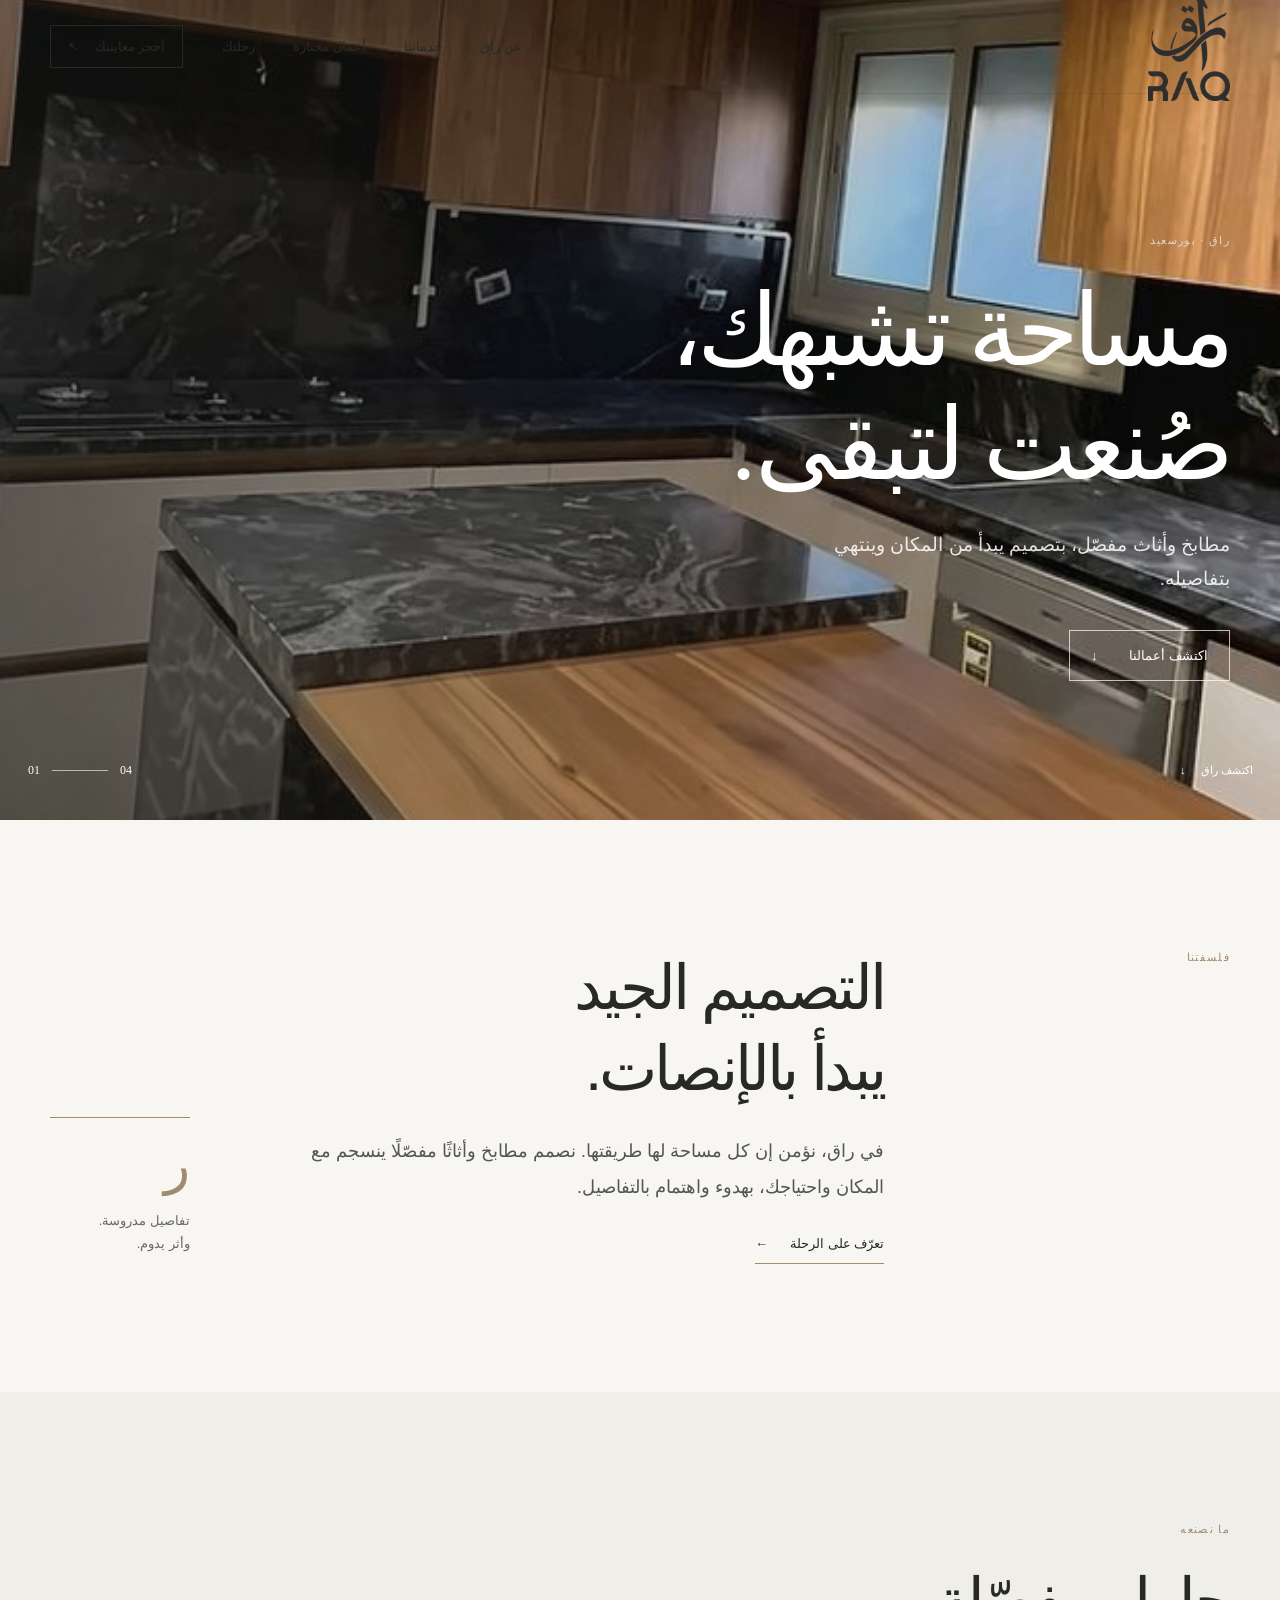
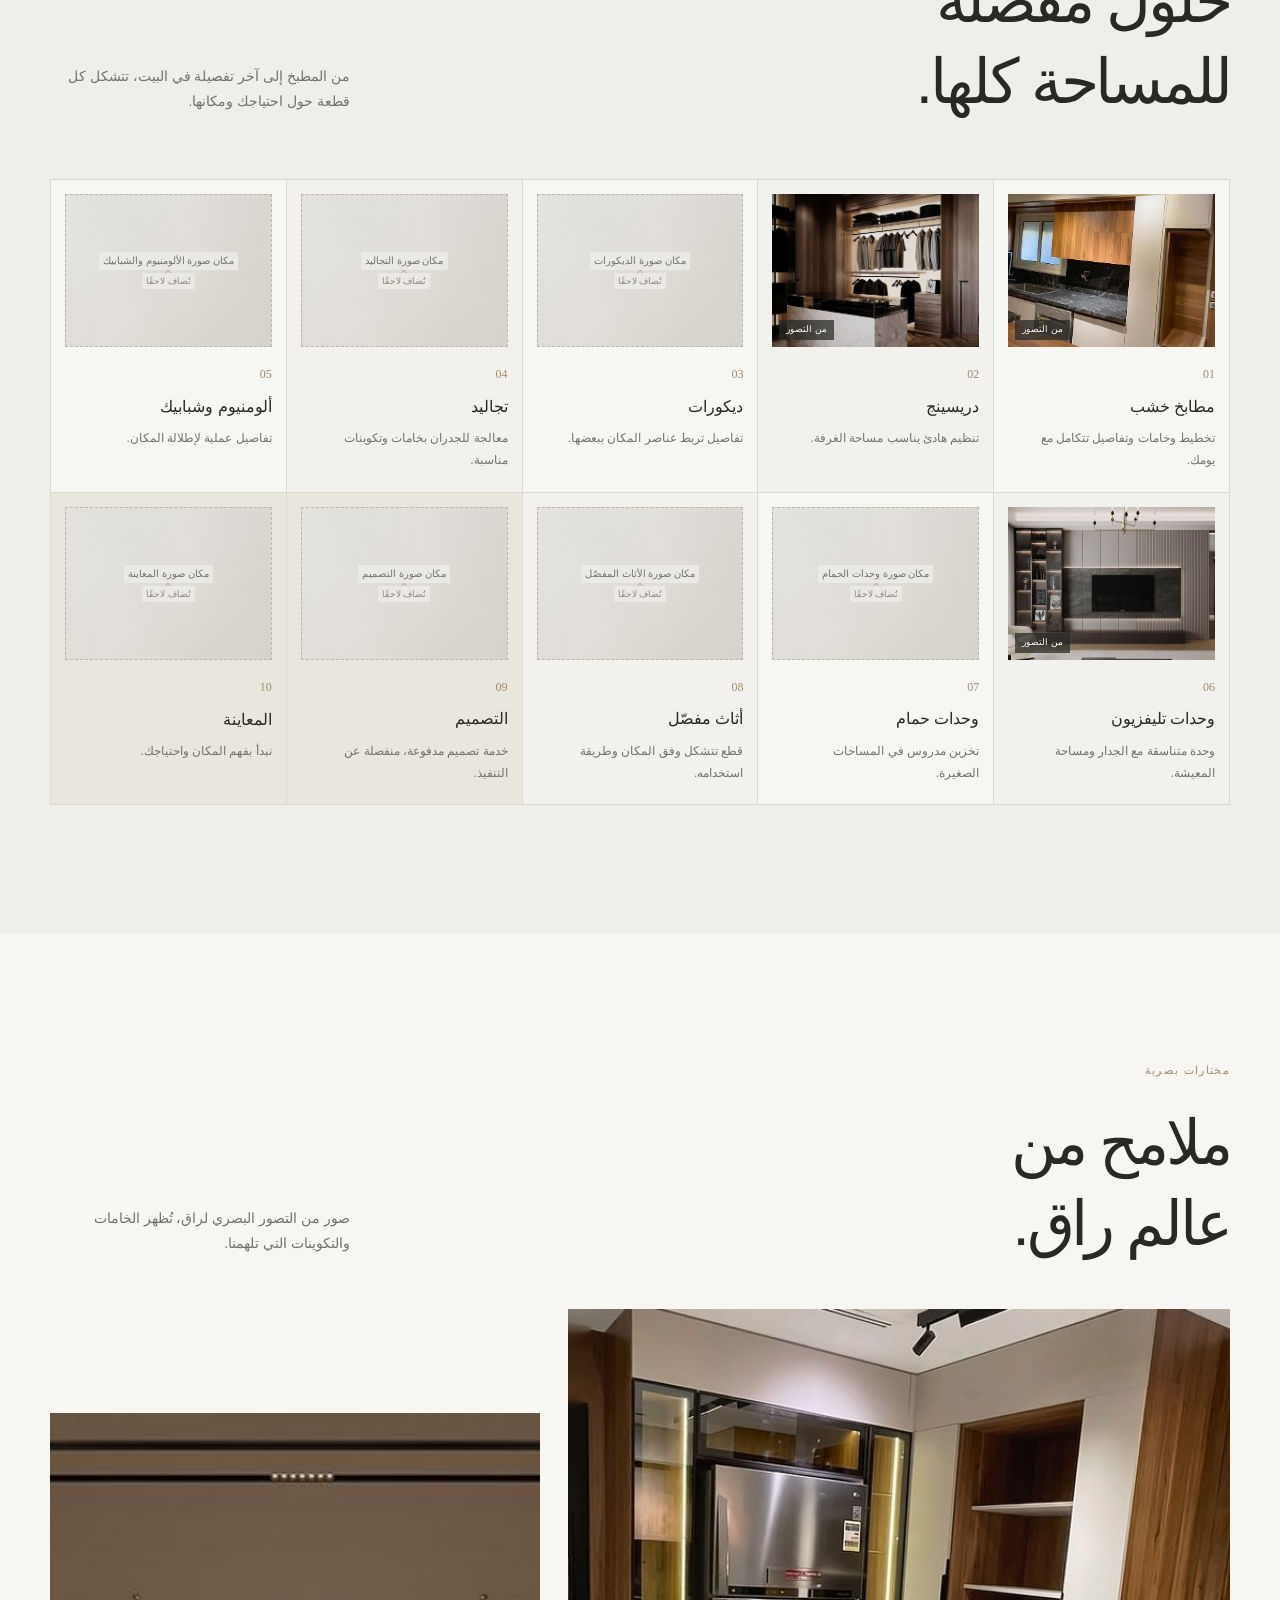
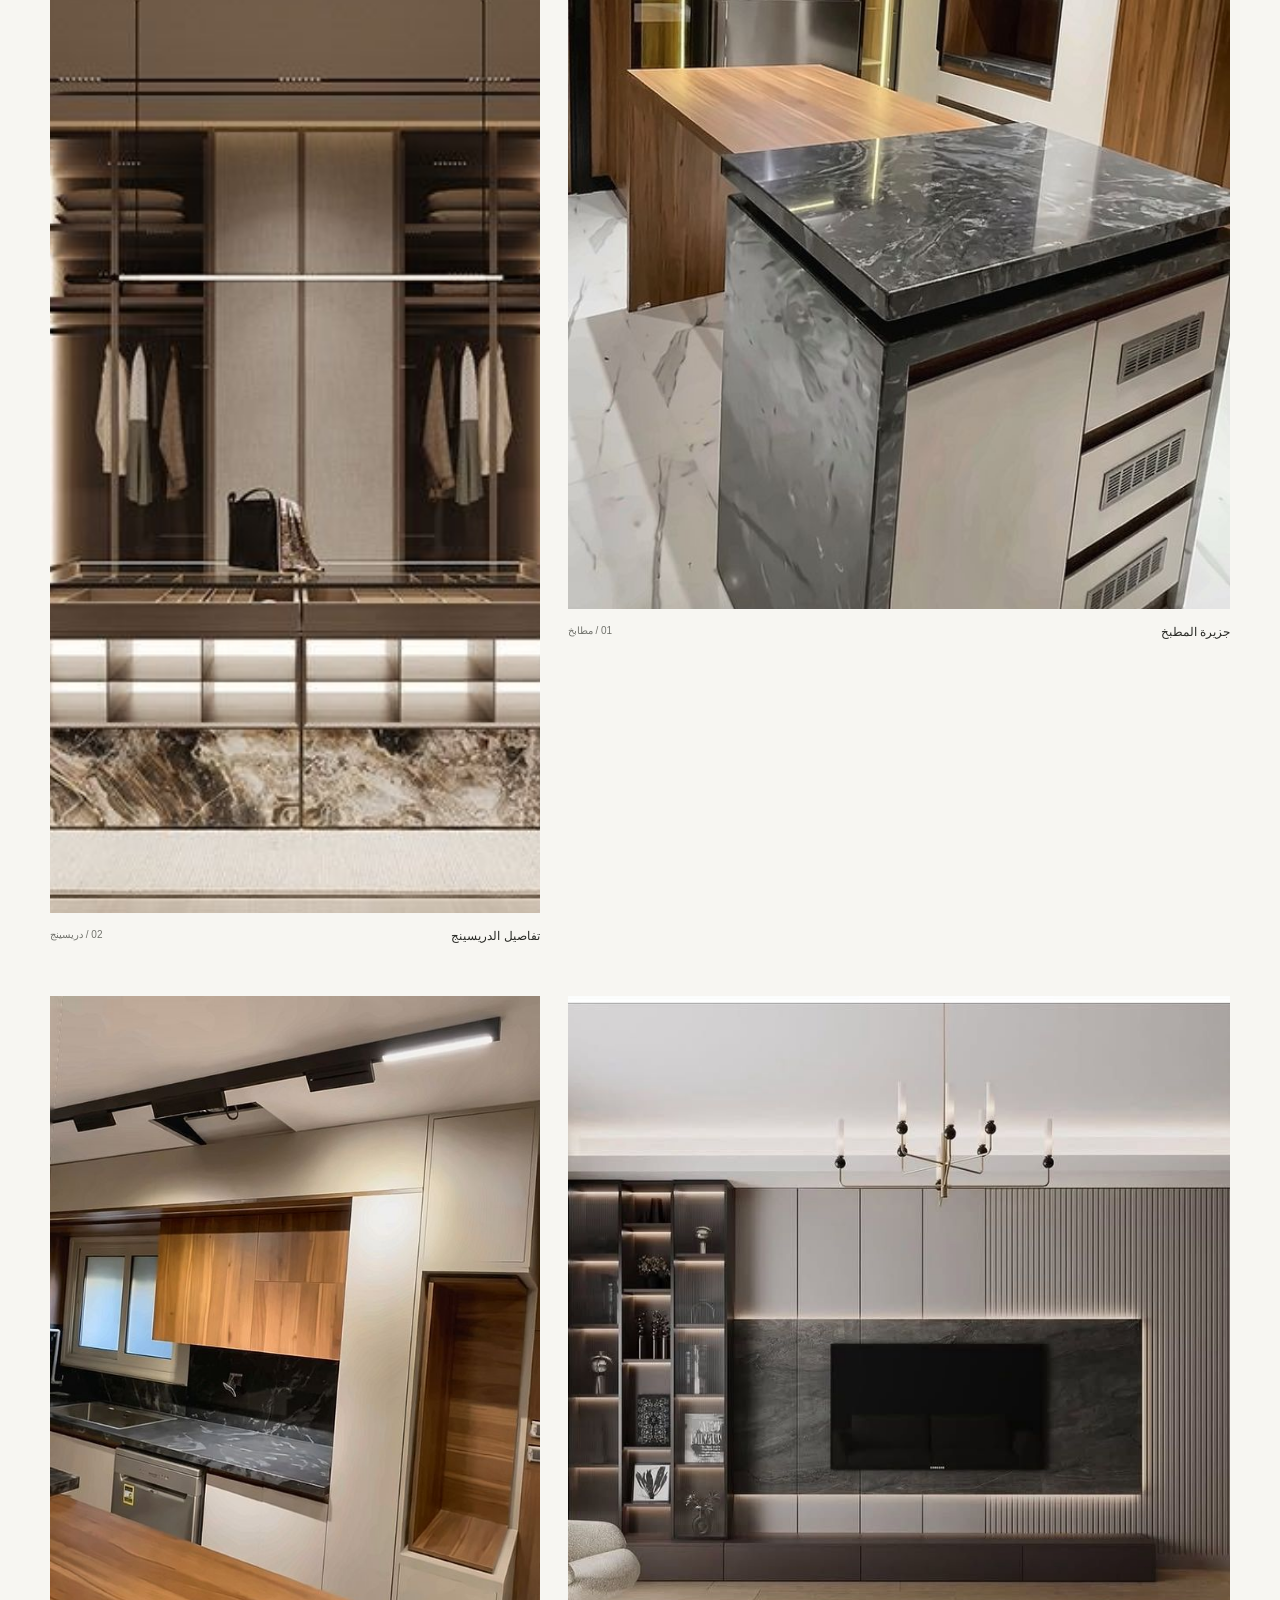
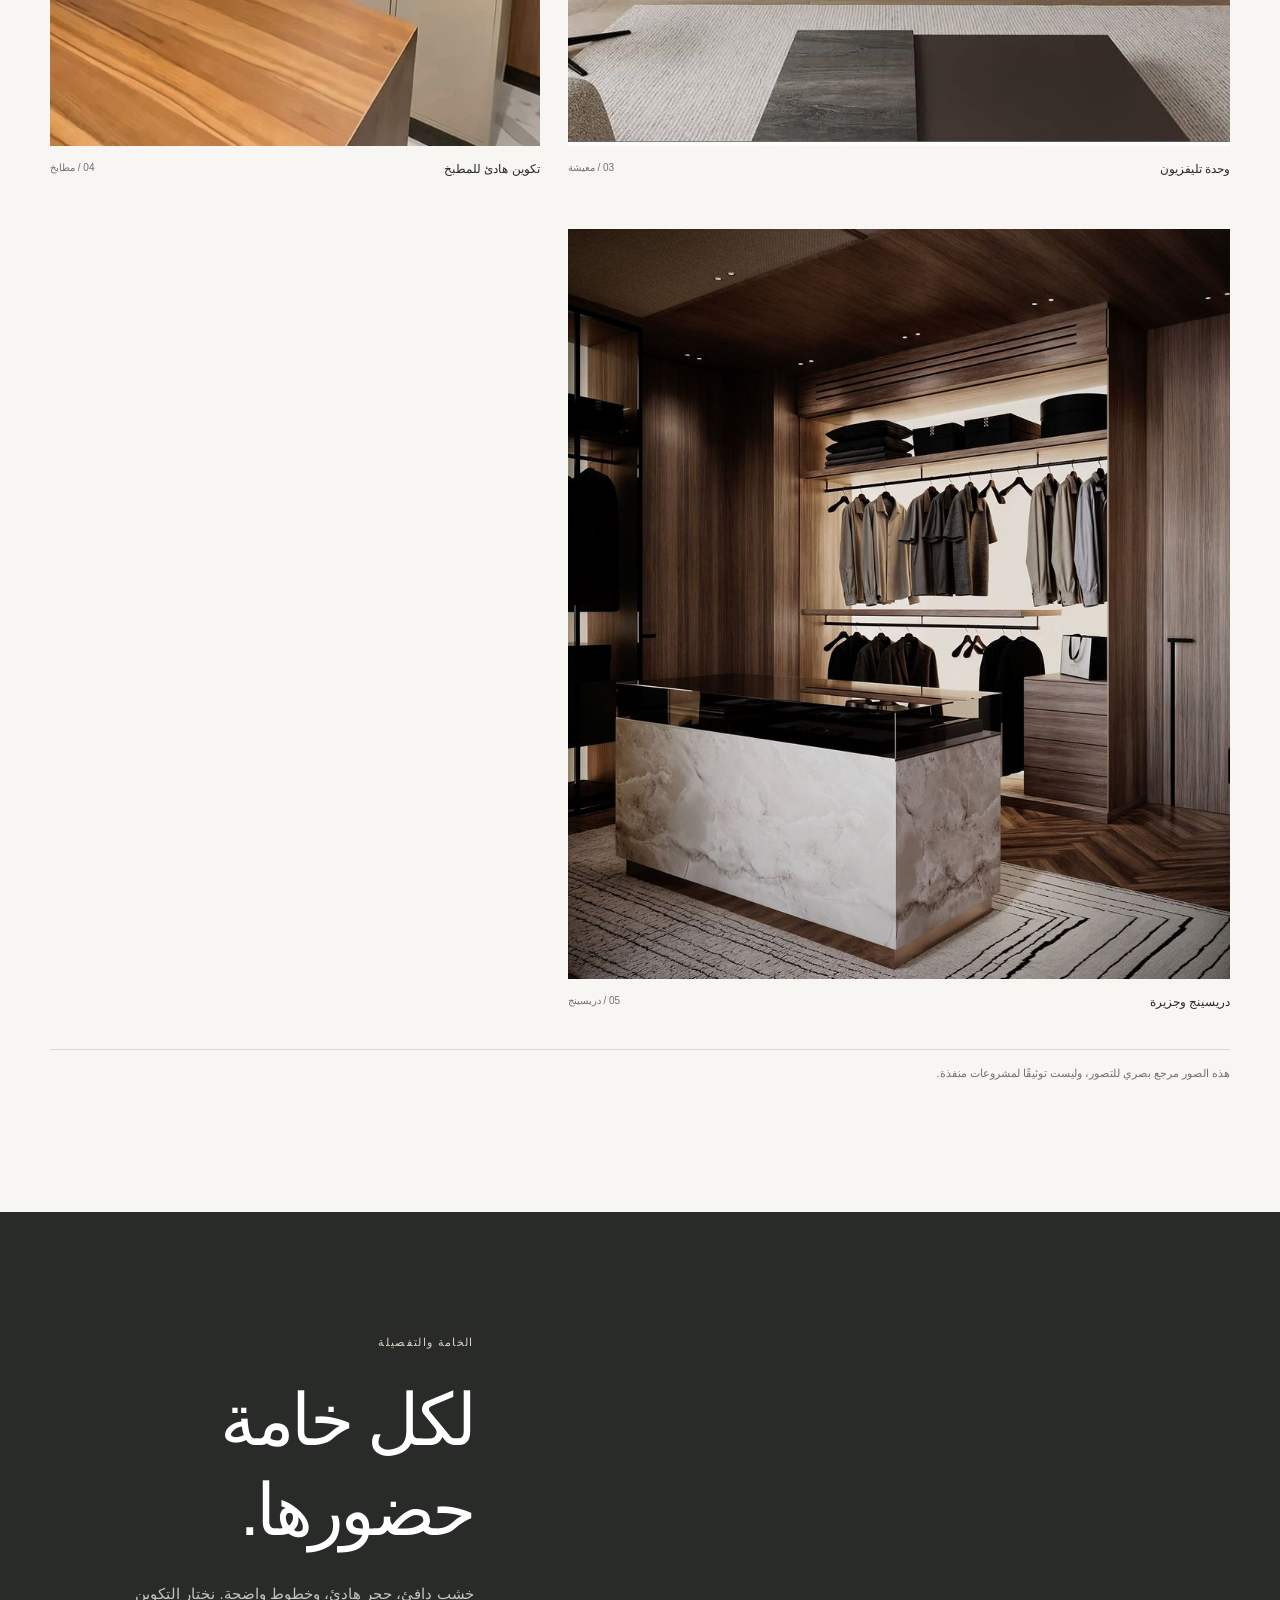
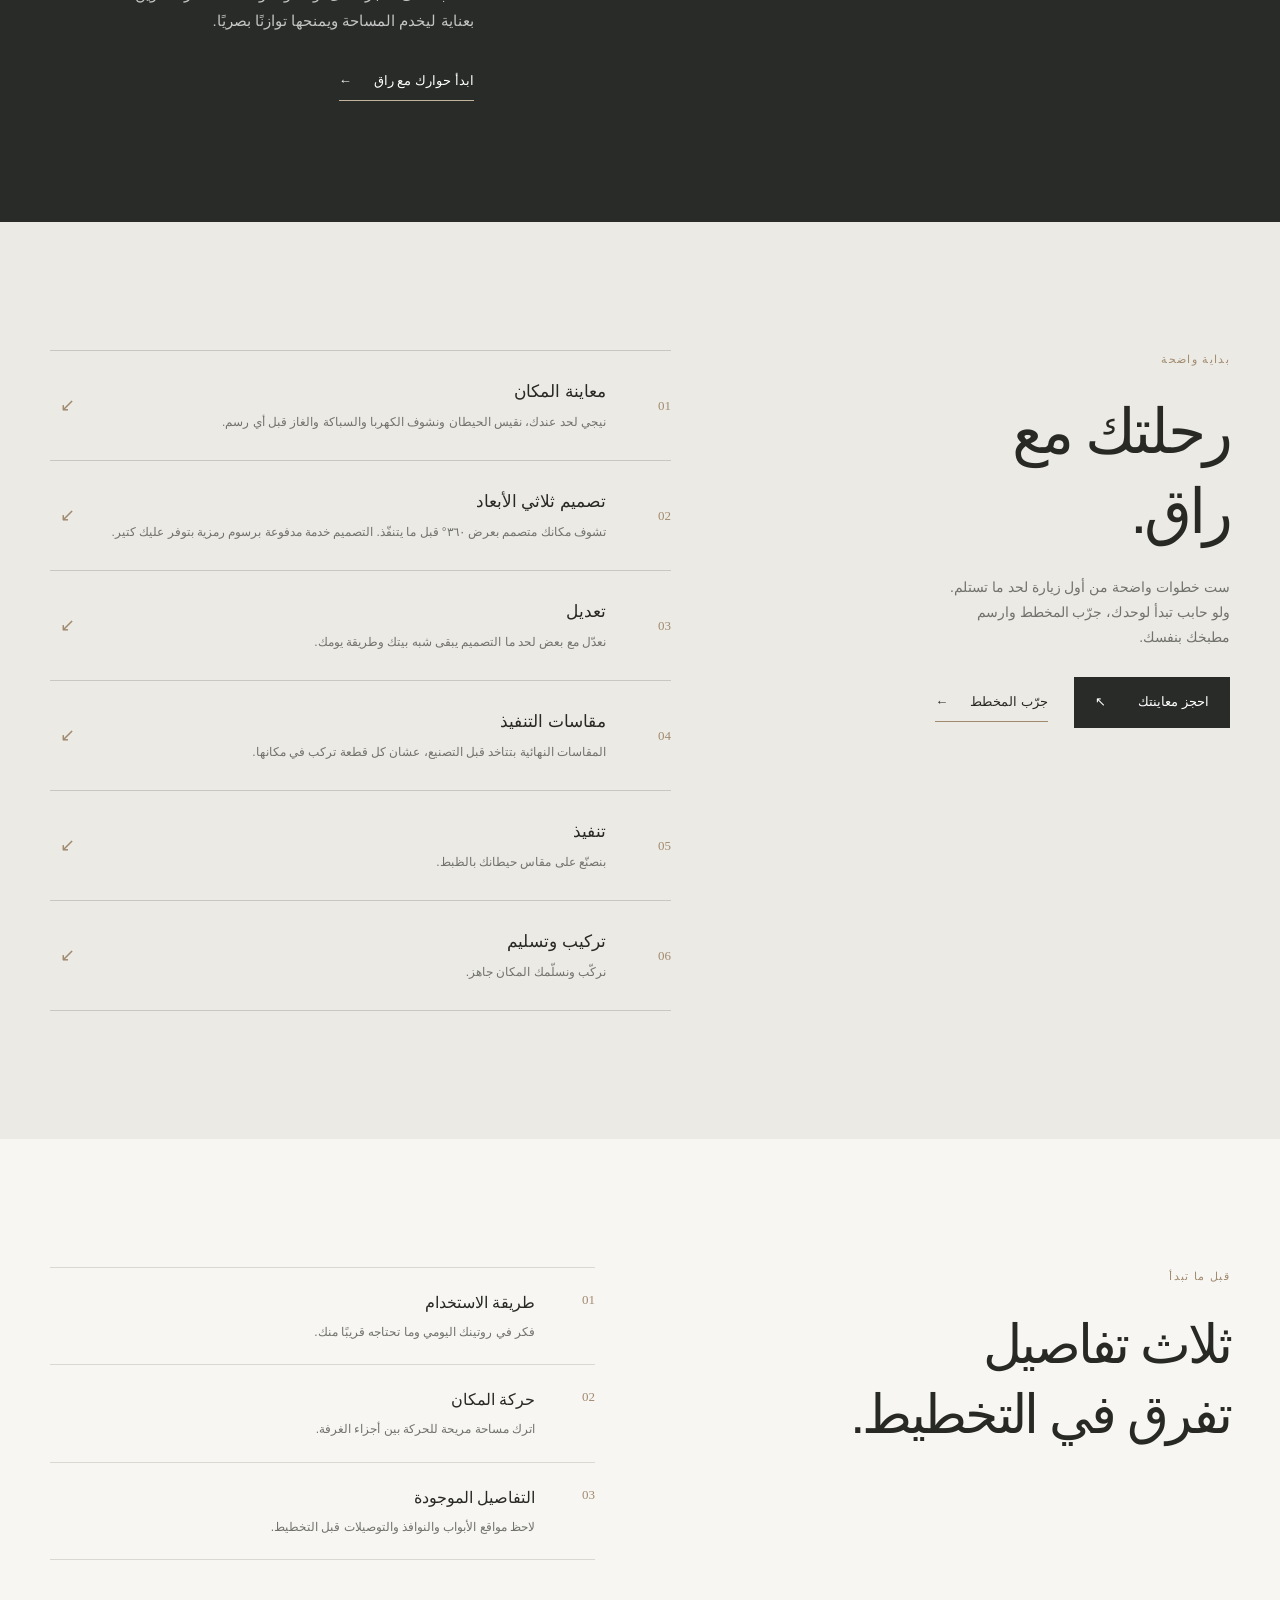
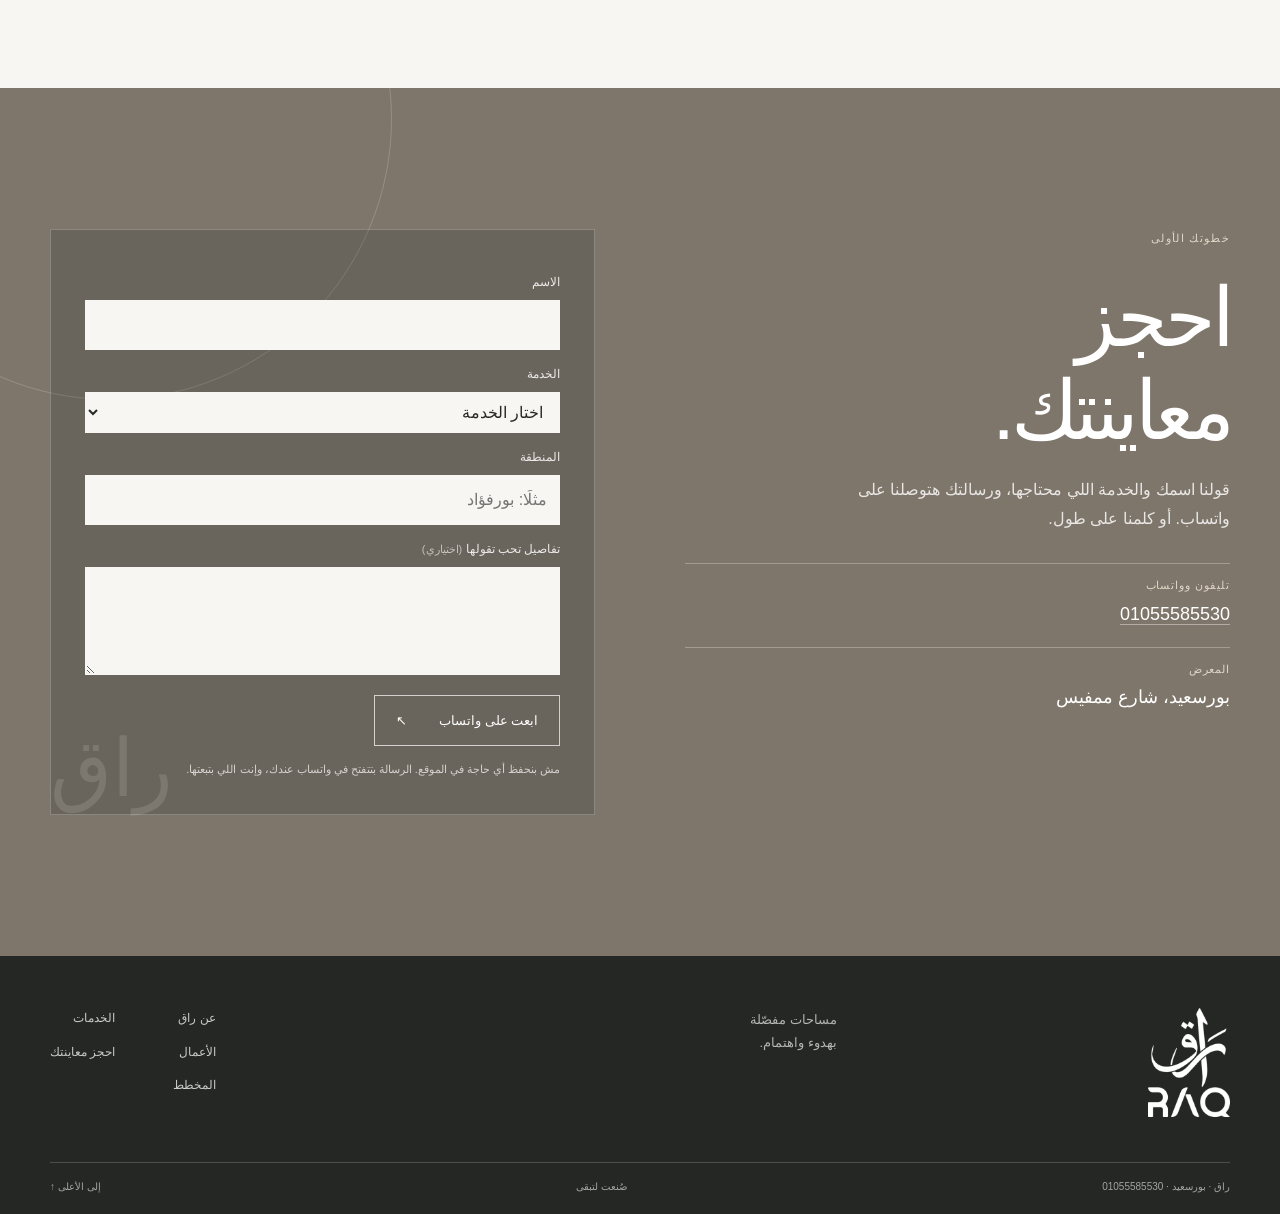
<file: index.html>
<!doctype html>
<html lang="ar" dir="rtl">
<head>
  <meta charset="utf-8">
  <meta name="viewport" content="width=device-width, initial-scale=1">
  <meta name="theme-color" content="#f7f6f2">
  <meta name="description" content="راق — مطابخ وأثاث مفصّل في بورسعيد. تصميم هادئ يراعي المكان والتفاصيل، صُنعت لتبقى.">
  <meta http-equiv="Content-Security-Policy" content="default-src 'self'; img-src 'self' data:; style-src 'self'; script-src 'self'; font-src 'self'; connect-src 'none'; object-src 'none'; base-uri 'self'; form-action 'self';">
  <title>راق | صُنعت لتبقى</title>
  <link rel="icon" href="assets/brand/logo-dark.png" type="image/png">
  <link rel="preload" as="image" href="assets/site-concept/kitchen-corner.jpg" fetchpriority="high">
  <link rel="stylesheet" href="styles.css">
  <script src="script.js" defer></script>
</head>
<body>
  <a class="skip-link" href="#main">انتقل إلى المحتوى</a>
  <header class="site-header">
    <div class="container header-inner">
      <a class="brand" href="#top" aria-label="راق، الصفحة الرئيسية"><img src="assets/brand/logo-dark.png" width="96" height="60" alt="راق"></a>
      <button class="menu-toggle" type="button" aria-expanded="false" aria-controls="main-nav"><span></span><span></span><span></span><span class="sr-only">القائمة</span></button>
      <nav id="main-nav" class="main-nav" aria-label="القائمة الرئيسية">
        <a href="#about">عن راق</a><a href="#services">خدماتنا</a><a href="#work">أعمال مختارة</a><a href="#journey">رحلتك</a>
        <a class="nav-cta" href="#contact">احجز معاينتك <span aria-hidden="true">↖</span></a>
      </nav>
    </div>
  </header>
  <main id="main">
    <section class="hero" id="top" aria-labelledby="hero-title">
      <div class="hero-image"><img src="assets/site-concept/kitchen-corner.jpg" alt="مطبخ بألوان هادئة وخامات طبيعية" fetchpriority="high" width="1600" height="1000"></div>
      <div class="hero-shade"></div>
      <div class="container hero-content">
        <p class="eyebrow light">راق · بورسعيد</p>
        <h1 id="hero-title">مساحة تشبهك،<br><em>صُنعت لتبقى.</em></h1>
        <p class="hero-copy">مطابخ وأثاث مفصّل، بتصميم يبدأ من المكان وينتهي بتفاصيله.</p>
        <a class="button button-light" href="#work">اكتشف أعمالنا <span aria-hidden="true">↓</span></a>
      </div>
      <div class="hero-index" aria-hidden="true"><span>01</span><span class="index-line"></span><span>04</span></div>
      <a class="scroll-cue" href="#about">اكتشف راق <span aria-hidden="true">↓</span></a>
    </section>

    <section class="intro section" id="about" aria-labelledby="intro-title">
      <div class="container intro-grid">
        <p class="eyebrow">فلسفتنا</p>
        <div><h2 id="intro-title">التصميم الجيد<br>يبدأ بالإنصات.</h2><p class="lead">في راق، نؤمن إن كل مساحة لها طريقتها. نصمم مطابخ وأثاثًا مفصّلًا ينسجم مع المكان واحتياجك، بهدوء واهتمام بالتفاصيل.</p><a class="text-link" href="#journey">تعرّف على الرحلة <span aria-hidden="true">←</span></a></div>
        <div class="intro-note"><span class="note-mark" aria-hidden="true">ر</span><p>تفاصيل مدروسة.<br>وأثر يدوم.</p></div>
      </div>
    </section>

    <section class="services section" id="services" aria-labelledby="services-title">
      <div class="container">
        <div class="section-heading"><div><p class="eyebrow">ما نصنعه</p><h2 id="services-title">حلول مفصّلة<br>للمساحة كلها.</h2></div><p class="section-aside">من المطبخ إلى آخر تفصيلة في البيت، تتشكل كل قطعة حول احتياجك ومكانها.</p></div>
        <div class="service-grid">
          <article class="service-card service-feature"><div class="service-photo-slot"><img src="assets/site-concept/kitchen-wall.jpg" alt="خزائن مطبخ خشبية من التصور البصري" loading="lazy" width="640" height="420"><span class="photo-tag">من التصور</span></div><span class="service-no">01</span><h3>مطابخ خشب</h3><p>تخطيط وخامات وتفاصيل تتكامل مع يومك.</p></article>
          <article class="service-card"><div class="service-photo-slot"><img src="assets/site-concept/dressing-island.jpg" alt="دريسينج وجزيرة من التصور البصري" loading="lazy" width="640" height="420"><span class="photo-tag">من التصور</span></div><span class="service-no">02</span><h3>دريسينج</h3><p>تنظيم هادئ يناسب مساحة الغرفة.</p></article>
          <article class="service-card"><div class="service-photo-slot product-photo-placeholder" role="img" aria-label="مكان صورة الديكورات، تُضاف لاحقًا"><span>مكان صورة الديكورات</span><small>تُضاف لاحقًا</small></div><span class="service-no">03</span><h3>ديكورات</h3><p>تفاصيل تربط عناصر المكان ببعضها.</p></article>
          <article class="service-card"><div class="service-photo-slot product-photo-placeholder" role="img" aria-label="مكان صورة التجاليد، تُضاف لاحقًا"><span>مكان صورة التجاليد</span><small>تُضاف لاحقًا</small></div><span class="service-no">04</span><h3>تجاليد</h3><p>معالجة للجدران بخامات وتكوينات مناسبة.</p></article>
          <article class="service-card"><div class="service-photo-slot product-photo-placeholder" role="img" aria-label="مكان صورة الألومنيوم والشبابيك، تُضاف لاحقًا"><span>مكان صورة الألومنيوم والشبابيك</span><small>تُضاف لاحقًا</small></div><span class="service-no">05</span><h3>ألومنيوم وشبابيك</h3><p>تفاصيل عملية لإطلالة المكان.</p></article>
          <article class="service-card"><div class="service-photo-slot"><img src="assets/site-concept/tv-unit.jpg" alt="وحدة تليفزيون من التصور البصري" loading="lazy" width="640" height="420"><span class="photo-tag">من التصور</span></div><span class="service-no">06</span><h3>وحدات تليفزيون</h3><p>وحدة متناسقة مع الجدار ومساحة المعيشة.</p></article>
          <article class="service-card"><div class="service-photo-slot product-photo-placeholder" role="img" aria-label="مكان صورة وحدات الحمام، تُضاف لاحقًا"><span>مكان صورة وحدات الحمام</span><small>تُضاف لاحقًا</small></div><span class="service-no">07</span><h3>وحدات حمام</h3><p>تخزين مدروس في المساحات الصغيرة.</p></article>
          <article class="service-card"><div class="service-photo-slot product-photo-placeholder" role="img" aria-label="مكان صورة الأثاث المفصّل، تُضاف لاحقًا"><span>مكان صورة الأثاث المفصّل</span><small>تُضاف لاحقًا</small></div><span class="service-no">08</span><h3>أثاث مفصّل</h3><p>قطع تتشكل وفق المكان وطريقة استخدامه.</p></article>
          <article class="service-card service-muted"><div class="service-photo-slot product-photo-placeholder" role="img" aria-label="مكان صورة التصميم، تُضاف لاحقًا"><span>مكان صورة التصميم</span><small>تُضاف لاحقًا</small></div><span class="service-no">09</span><h3>التصميم</h3><p>خدمة تصميم مدفوعة، منفصلة عن التنفيذ.</p></article>
          <article class="service-card service-muted"><div class="service-photo-slot product-photo-placeholder" role="img" aria-label="مكان صورة المعاينة، تُضاف لاحقًا"><span>مكان صورة المعاينة</span><small>تُضاف لاحقًا</small></div><span class="service-no">10</span><h3>المعاينة</h3><p>نبدأ بفهم المكان واحتياجك.</p></article>
        </div>
      </div>
    </section>

    <section class="work section" id="work" aria-labelledby="work-title">
      <div class="container">
        <div class="section-heading work-heading"><div><p class="eyebrow">مختارات بصرية</p><h2 id="work-title">ملامح من<br>عالم راق.</h2></div><p class="section-aside">صور من التصور البصري لراق، تُظهر الخامات والتكوينات التي تلهمنا.</p></div>
        <div class="work-grid">
          <figure class="work-item work-large"><img src="assets/site-concept/kitchen-island.jpg" alt="جزيرة مطبخ بتكوين من الخشب والحجر" loading="lazy" width="1200" height="900"><figcaption><span>جزيرة المطبخ</span><span>01 / مطابخ</span></figcaption></figure>
          <figure class="work-item work-tall"><img src="assets/site-concept/dressing-glass.jpg" alt="دريسينج بأبواب زجاج وتفاصيل داخلية" loading="lazy" width="900" height="1100"><figcaption><span>تفاصيل الدريسينج</span><span>02 / دريسينج</span></figcaption></figure>
          <figure class="work-item"><img src="assets/site-concept/tv-unit.jpg" alt="وحدة تليفزيون بتفاصيل حجر وخشب" loading="lazy" width="1000" height="750"><figcaption><span>وحدة تليفزيون</span><span>03 / معيشة</span></figcaption></figure>
          <figure class="work-item"><img src="assets/site-concept/kitchen-wall.jpg" alt="تكوين مطبخ بخزائن خشبية ممتدة" loading="lazy" width="1000" height="750"><figcaption><span>تكوين هادئ للمطبخ</span><span>04 / مطابخ</span></figcaption></figure>
          <figure class="work-item"><img src="assets/site-concept/dressing-island.jpg" alt="دريسينج خشبي بجزيرة من التصور البصري" loading="lazy" width="1000" height="750"><figcaption><span>دريسينج وجزيرة</span><span>05 / دريسينج</span></figcaption></figure>
        </div>
        <p class="work-caption">هذه الصور مرجع بصري للتصور، وليست توثيقًا لمشروعات منفذة.</p>
      </div>
    </section>

    <section class="materials" aria-labelledby="materials-title">
      <div class="materials-image"><img src="assets/site-concept/kitchen-marble.jpg" alt="تكوين يجمع الحجر والخشب في تصميم مطبخ" loading="lazy" width="1400" height="1000"></div>
      <div class="materials-copy"><p class="eyebrow light">الخامة والتفصيلة</p><h2 id="materials-title">لكل خامة<br>حضورها.</h2><p>خشب دافئ، حجر هادئ، وخطوط واضحة. نختار التكوين بعناية ليخدم المساحة ويمنحها توازنًا بصريًا.</p><a class="text-link text-link-light" href="#contact">ابدأ حوارك مع راق <span aria-hidden="true">←</span></a></div>
    </section>

    <section class="journey section" id="journey" aria-labelledby="journey-title">
      <div class="container journey-layout">
        <div class="journey-intro"><p class="eyebrow">بداية واضحة</p><h2 id="journey-title">رحلتك مع<br>راق.</h2><p>ست خطوات واضحة من أول زيارة لحد ما تستلم. ولو حابب تبدأ لوحدك، جرّب المخطط وارسم مطبخك بنفسك.</p><a class="button button-dark" href="#contact">احجز معاينتك <span aria-hidden="true">↖</span></a> <a class="text-link journey-plan-link" href="/plan">جرّب المخطط <span aria-hidden="true">←</span></a></div>
        <ol class="journey-list">
          <li><span class="journey-number">01</span><div><h3>معاينة المكان</h3><p>نيجي لحد عندك، نقيس الحيطان ونشوف الكهربا والسباكة والغاز قبل أي رسم.</p></div><span class="journey-arrow" aria-hidden="true">↙</span></li>
          <li><span class="journey-number">02</span><div><h3>تصميم ثلاثي الأبعاد</h3><p>تشوف مكانك متصمم بعرض ٣٦٠° قبل ما يتنفّذ. التصميم خدمة مدفوعة برسوم رمزية بتوفر عليك كتير.</p></div><span class="journey-arrow" aria-hidden="true">↙</span></li>
          <li><span class="journey-number">03</span><div><h3>تعديل</h3><p>نعدّل مع بعض لحد ما التصميم يبقى شبه بيتك وطريقة يومك.</p></div><span class="journey-arrow" aria-hidden="true">↙</span></li>
          <li><span class="journey-number">04</span><div><h3>مقاسات التنفيذ</h3><p>المقاسات النهائية بتتاخد قبل التصنيع، عشان كل قطعة تركب في مكانها.</p></div><span class="journey-arrow" aria-hidden="true">↙</span></li>
          <li><span class="journey-number">05</span><div><h3>تنفيذ</h3><p>بنصنّع على مقاس حيطانك بالظبط.</p></div><span class="journey-arrow" aria-hidden="true">↙</span></li>
          <li><span class="journey-number">06</span><div><h3>تركيب وتسليم</h3><p>نركّب ونسلّمك المكان جاهز.</p></div><span class="journey-arrow" aria-hidden="true">↙</span></li>
        </ol>
      </div>
    </section>

    <section class="knowledge section" aria-labelledby="knowledge-title">
      <div class="container knowledge-grid">
        <div><p class="eyebrow">قبل ما تبدأ</p><h2 id="knowledge-title">ثلاث تفاصيل<br>تفرق في التخطيط.</h2></div>
        <div class="knowledge-list">
          <article><span>01</span><div><h3>طريقة الاستخدام</h3><p>فكر في روتينك اليومي وما تحتاجه قريبًا منك.</p></div></article>
          <article><span>02</span><div><h3>حركة المكان</h3><p>اترك مساحة مريحة للحركة بين أجزاء الغرفة.</p></div></article>
          <article><span>03</span><div><h3>التفاصيل الموجودة</h3><p>لاحظ مواقع الأبواب والنوافذ والتوصيلات قبل التخطيط.</p></div></article>
        </div>
      </div>
    </section>

    <section class="contact" id="contact" aria-labelledby="contact-title">
      <div class="container contact-grid">
        <div class="contact-intro">
          <p class="eyebrow light">خطوتك الأولى</p>
          <h2 id="contact-title">احجز<br>معاينتك.</h2>
          <p>قولنا اسمك والخدمة اللي محتاجها، ورسالتك هتوصلنا على واتساب. أو كلمنا على طول.</p>
          <dl class="contact-details">
            <div><dt>تليفون وواتساب</dt><dd><a href="tel:+201055585530" dir="ltr">01055585530</a></dd></div>
            <div><dt>المعرض</dt><dd>بورسعيد، شارع ممفيس</dd></div>
          </dl>
        </div>
        <form class="visit-form" id="visit-form" novalidate aria-describedby="visit-note">
          <label for="visit-name">الاسم</label>
          <input id="visit-name" name="name" type="text" autocomplete="name" required maxlength="60">
          <label for="visit-service">الخدمة</label>
          <select id="visit-service" name="service" required>
            <option value="">اختار الخدمة</option>
            <option>مطابخ خشب</option><option>دريسينج</option><option>ديكورات</option><option>تجاليد</option>
            <option>ألومنيوم وشبابيك</option><option>وحدات تليفزيون</option><option>وحدات حمام</option><option>أثاث مفصّل</option>
          </select>
          <label for="visit-area">المنطقة</label>
          <input id="visit-area" name="area" type="text" autocomplete="address-level2" maxlength="60" placeholder="مثلًا: بورفؤاد">
          <label for="visit-note-text">تفاصيل تحب تقولها <small>(اختياري)</small></label>
          <textarea id="visit-note-text" name="note" rows="3" maxlength="300"></textarea>
          <p class="form-error" id="visit-error" role="alert" hidden></p>
          <button class="button button-light" type="submit">ابعت على واتساب <span aria-hidden="true">↖</span></button>
          <p class="form-note" id="visit-note">مش بنحفظ أي حاجة في الموقع. الرسالة بتتفتح في واتساب عندك، وإنت اللي بتبعتها.</p>
          <noscript><p class="form-note">لو الزرار ما اشتغلش، ابعتلنا على واتساب: <a href="https://wa.me/201055585530">01055585530</a></p></noscript>
        </form>
        <span class="contact-mark" aria-hidden="true">راق</span>
      </div>
    </section>
  </main>
  <footer class="site-footer"><div class="container footer-top"><a class="brand" href="#top" aria-label="راق، إلى الأعلى"><img src="assets/brand/logo-white.png" width="90" height="56" alt="راق"></a><p>مساحات مفصّلة<br>بهدوء واهتمام.</p><nav aria-label="روابط أسفل الصفحة"><a href="#about">عن راق</a><a href="#services">الخدمات</a><a href="#work">الأعمال</a><a href="#contact">احجز معاينتك</a><a href="/plan">المخطط</a></nav></div><div class="container footer-bottom"><span>راق · بورسعيد · <a href="tel:+201055585530" dir="ltr">01055585530</a></span><span>صُنعت لتبقى</span><a href="#top">إلى الأعلى ↑</a></div></footer>
</body>
</html>
</file>
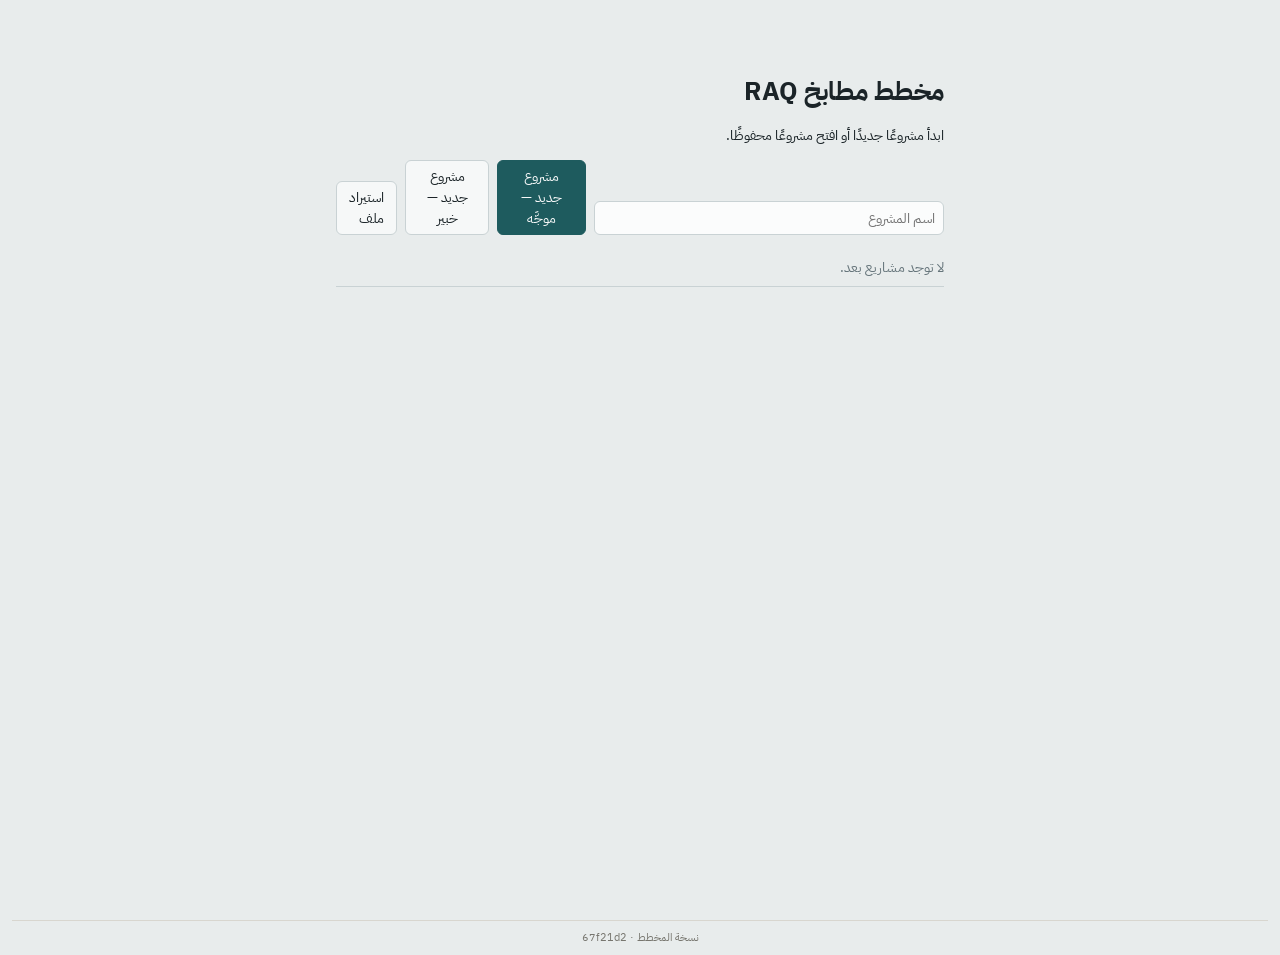
<file: plan/index.html>
<!doctype html><html lang="ar" dir="rtl"><head><meta charset="utf-8"><meta name="viewport" content="width=device-width, initial-scale=1, viewport-fit=cover"><title>مخطط مطابخ RAQ — النسخة 0.1</title>
<link rel="stylesheet" href="https://fonts.googleapis.com/css2?family=IBM+Plex+Sans+Arabic:wght@400;600&display=swap"><style>:root{--bg:#E8ECEC;--pn:#F6F8F8;--ink:#1B2428;--mut:#66757B;--ln:#C9D2D4;--wk:#1E5B5E;--br:#8E6F3A;--bd:#A63D32;--wn:#9A6A12;--ok:#2F6B45;--cv:#FBFCFC}
@media(prefers-color-scheme:dark){:root:not([data-theme=light]){--bg:#141A1C;--pn:#1B2326;--ink:#E4EAEB;--mut:#8A9AA0;--ln:#2E3A3E;--wk:#5FB3B6;--br:#C9A66B;--bd:#E0776B;--wn:#D9A441;--ok:#6DBF8A;--cv:#10161A}}
:root[data-theme=dark]{--bg:#141A1C;--pn:#1B2326;--ink:#E4EAEB;--mut:#8A9AA0;--ln:#2E3A3E;--wk:#5FB3B6;--br:#C9A66B;--bd:#E0776B;--wn:#D9A441;--ok:#6DBF8A;--cv:#10161A}
*{box-sizing:border-box}html,body{height:100%;margin:0}body{font:14px/1.5 "IBM Plex Sans Arabic","Noto Sans Arabic",Tahoma,system-ui,sans-serif;background:var(--bg);color:var(--ink);padding-top:env(safe-area-inset-top,0);padding-bottom:env(safe-area-inset-bottom,0)}
#app{height:100%;display:flex;flex-direction:column}
header{display:flex;gap:8px;align-items:center;padding:8px 12px;background:var(--pn);border-bottom:1px solid var(--ln);flex-wrap:wrap}.sp{flex:1}
button,.btn,input,textarea{font:inherit;color:inherit}button,.btn{background:var(--pn);border:1px solid var(--ln);border-radius:6px;padding:5px 12px;cursor:pointer;min-height:34px}button:hover:not(:disabled){border-color:var(--wk)}button:disabled{opacity:.4;cursor:default}
button:focus-visible,input:focus-visible,textarea:focus-visible{outline:2px solid var(--wk);outline-offset:1px}.pri{background:var(--wk);color:var(--pn);border-color:var(--wk)}
input,textarea{background:var(--cv);border:1px solid var(--ln);border-radius:6px;padding:5px 8px;min-height:34px;width:100%}header input{width:220px;font-weight:600}
main{flex:1;display:grid;grid-template-columns:270px 1fr 290px;min-height:0}.side{background:var(--pn);padding:12px;overflow:auto;border-inline:1px solid var(--ln)}
h1{font-size:26px;margin:0 0 4px}h2{font-size:14px;margin:14px 0 8px;color:var(--mut);font-weight:600}h2:first-child{margin-top:0}
.grp{margin-bottom:12px;display:grid;gap:6px}.row{display:flex;gap:8px;align-items:end}.row label{flex:1}label{display:grid;gap:3px;color:var(--mut);font-size:12px}
.shapes{display:grid;grid-template-columns:1fr 1fr;gap:6px}.shapes .on{background:var(--wk);color:var(--pn);border-color:var(--wk)}.hint,.mut{color:var(--mut)}.sm{font-size:12px}
.cvw{position:relative;background:var(--cv);min-height:320px}#cv{width:100%;height:100%;touch-action:none;cursor:grab;display:block}
.room{fill:color-mix(in srgb,var(--wk) 6%,transparent);stroke:none}.wall{stroke-width:7;vector-effect:non-scaling-stroke;stroke-linecap:round;cursor:pointer}.wall.boundary{stroke:var(--ln)}.wall.working{stroke:var(--wk)}.wall:hover{stroke:var(--br)}
.dim{fill:var(--br);font-weight:600;pointer-events:none}.cn{fill:var(--ink)}.leg{position:absolute;inset-block-end:8px;inset-inline-start:12px;display:flex;gap:8px;align-items:center;font-size:12px}.leg i{width:18px;height:4px;border-radius:2px;display:inline-block}.k1{background:var(--wk)}.k2{background:var(--ln)}
table{width:100%;border-collapse:collapse}td{padding:3px 4px}td.working{color:var(--wk);font-weight:600}td:first-child{width:24px;color:var(--mut)}
.iss{list-style:none;margin:0;padding:0;display:grid;gap:6px}.iss li{padding:6px 8px;border-radius:6px;background:var(--cv);border-inline-start:3px solid var(--wn)}.iss .HARD{border-color:var(--bd)}.iss .ok{border-color:var(--ok)}.iss b{font-size:12px}
.badge{padding:2px 10px;border-radius:99px;background:var(--ln);font-size:12px}.badge.s1{background:var(--ok);color:var(--pn)}.err{color:var(--bd);margin:8px 0}
.home{max-width:640px;margin:8vh auto;padding:0 16px;width:100%}.plist{list-style:none;padding:0}.plist li{display:flex;gap:8px;align-items:center;padding:8px 0;border-bottom:1px solid var(--ln)}.plist .lnk{flex:1;text-align:start;border:0;background:none;font-weight:600}
@media(max-width:900px){main{grid-template-columns:1fr;overflow:auto}.cvw{order:-1;height:56vh}.side{border:0}}
:root{--win:#5D8FA8}@media(prefers-color-scheme:dark){:root:not([data-theme=light]){--win:#7FB0C8}}:root[data-theme=dark]{--win:#7FB0C8}
.el{cursor:move;vector-effect:non-scaling-stroke}.el.window{stroke:var(--win);stroke-width:11}.wm{stroke:var(--cv);stroke-width:2;vector-effect:non-scaling-stroke;pointer-events:none}
.el.door{stroke:var(--cv);stroke-width:9}.sw{fill:none;stroke:var(--mut);stroke-width:1.4;vector-effect:non-scaling-stroke;pointer-events:none}
.el.column{fill:var(--ink);fill-opacity:.8;stroke:none}.el.beam{fill:var(--br);fill-opacity:.14;stroke:var(--br);stroke-width:1.5;stroke-dasharray:6 4}
.el.sel{stroke:var(--br)}.el.column.sel,.el.beam.sel{stroke-width:3;stroke-dasharray:none}.dl{stroke:var(--br);stroke-width:1.2;vector-effect:non-scaling-stroke}.dt{fill:var(--br);font-weight:600;pointer-events:none}
select{background:var(--cv);border:1px solid var(--ln);border-radius:6px;padding:5px 8px;min-height:34px;width:100%;font:inherit;color:inherit}b{font-size:13px}
.el.hot{fill:#C4553B}.el.cold{fill:#3B78C4}.el.cold_only{fill:#24457A}.el.drain{fill:#6B7377}.el.electric{fill:#C99A2E}.el.vent{fill:#2E8C8C}.el.heater{fill:#D17A2B}.el.gas{fill:#3E8A4F}
circle.el{stroke:var(--cv);stroke-width:1.5}circle.el.sel{stroke:var(--ink);stroke-width:3}.dot{display:inline-block;width:10px;height:10px;border-radius:50%;margin-inline-end:6px;vertical-align:middle}.shapes button{text-align:start}
.bar{display:flex;flex-wrap:wrap;gap:6px;align-items:center;padding:6px 12px;background:var(--pn);border-bottom:1px solid var(--ln)}
.chip{font-size:12px;padding:2px 10px;border-radius:99px;background:var(--cv);border:1px solid var(--ln)}.chip.ok{color:var(--ok)}.chip.no{color:var(--bd)}
.banner{margin:0;padding:6px 12px;font-size:13px;background:color-mix(in srgb,var(--ok) 14%,transparent)}.vers{width:100%;font-size:13px}.vers div{padding:4px 0}
[inert]{opacity:.55}.chk{display:flex!important;flex-direction:row;gap:6px;align-items:center}.chk input{width:auto;min-height:0}
.el.app{fill:color-mix(in srgb,var(--wk) 14%,var(--cv));stroke:var(--wk);stroke-width:1.2;cursor:move;vector-effect:non-scaling-stroke}.el.app-wall{fill:none;stroke-dasharray:5 3}.el.under{fill-opacity:.4;stroke-dasharray:3 2}
.clr{fill:var(--br);fill-opacity:.08;stroke:var(--br);stroke-dasharray:4 4;pointer-events:none;vector-effect:non-scaling-stroke}.al{fill:var(--ink);pointer-events:none}
.lrow{display:flex;gap:4px;align-items:center;flex-wrap:wrap}.lrow span{flex:1 1 80px}.lrow button{min-height:30px;padding:2px 10px}.lrow select{width:auto;min-height:30px}[hidden]{display:none!important}
.modesw{display:flex;gap:4px;width:100%;margin-bottom:6px}.modesw button{flex:1}.modesw .on{background:var(--wk);color:var(--pn);border-color:var(--wk)}
.altcard{border:1px solid var(--ln);border-radius:8px;padding:8px;margin-bottom:8px;background:var(--cv)}.altcard.on{border-color:var(--br)}.altrow{display:flex;justify-content:space-between;align-items:center;margin-bottom:4px}
.altlist{margin:0 0 6px;padding-inline-start:18px;font-size:13px}.altlist li{margin-bottom:2px}.banner.prev{background:color-mix(in srgb,var(--br) 16%,transparent);color:var(--br);font-weight:600}
.el.app.previewel{opacity:.55;stroke-dasharray:6 3}
.el.cab{fill:color-mix(in srgb,var(--br) 10%,var(--cv));stroke:var(--br);stroke-width:1.2;cursor:move;vector-effect:non-scaling-stroke}.el.cab.tall{fill:color-mix(in srgb,var(--br) 22%,var(--cv))}
.el.cab.sel{stroke:var(--ink);stroke-width:2.4}.cabx{fill:none;stroke:var(--br);stroke-opacity:.35;stroke-width:.8;vector-effect:non-scaling-stroke;pointer-events:none}
.cabf{fill:none;stroke:var(--br);stroke-width:2.6;vector-effect:non-scaling-stroke;pointer-events:none}.cabf.drw{stroke-dasharray:6 3}.cabf.pull{stroke-width:4}
.cabm{fill:none;stroke:var(--br);stroke-width:1.4;vector-effect:non-scaling-stroke;pointer-events:none}.cabh{fill:var(--br);pointer-events:none}
.cl{fill:var(--ink);pointer-events:none}.cw{fill:var(--br);font-weight:600;pointer-events:none}
.el.app.hosted{pointer-events:none;fill:color-mix(in srgb,var(--wk) 22%,var(--cv))}
/* ---------- v0.1 design screen ---------- */
.steps{display:flex;align-items:center;gap:4px;padding:8px 12px;background:var(--pn);border-bottom:1px solid var(--ln);overflow-x:auto}
.steps .st{display:flex;align-items:center;gap:6px;border:0;background:none;white-space:nowrap;color:var(--mut);padding:4px 6px}
.steps .st b{display:inline-grid;place-items:center;width:22px;height:22px;border-radius:50%;border:1px solid var(--ln);font-size:12px}
.steps .st.cur{color:var(--ink);font-weight:600}.steps .st.cur b{background:var(--wk);color:var(--pn);border-color:var(--wk)}.steps .st.done b{background:color-mix(in srgb,var(--ok) 25%,transparent);border-color:var(--ok)}
.steps .sep{flex:0 0 14px;height:1px;background:var(--ln)}.steps .st:disabled{opacity:.55;cursor:default}
main.design{grid-template-columns:300px 1fr 300px}
.tabs{display:grid;grid-template-columns:repeat(4,1fr);gap:4px;margin-bottom:10px}.tabs button{padding:6px 2px;font-size:13px}.tabs .on{background:var(--wk);color:var(--pn);border-color:var(--wk)}
.agrid{display:grid;grid-template-columns:1fr 1fr;gap:6px;margin-bottom:10px}.acard{position:relative;display:grid;gap:2px;text-align:start;padding:10px;min-height:62px}.acard small{color:var(--mut);font-size:11px;line-height:1.3}
.acard .cnt{position:absolute;inset-inline-end:6px;inset-block-start:6px;background:var(--wk);color:var(--pn);border-radius:99px;font-size:11px;padding:0 7px}
button.big{width:100%;padding:12px;font-size:16px;margin:6px 0}
.steplist{padding-inline-start:20px;margin:6px 0}.steplist li{margin-bottom:6px}.steplist small{display:block;color:var(--mut);font-size:12px}
.kpis{display:grid;grid-template-columns:1fr 1fr;gap:6px;margin-bottom:10px}.kpis div{background:var(--cv);border:1px solid var(--ln);border-radius:8px;padding:8px;display:grid}.kpis b{font-size:20px;color:var(--wk)}.kpis small{color:var(--mut)}
.price{font-size:15px;margin:8px 0}.price b{color:var(--wk);font-size:18px}.mt{font-size:12px;margin-top:8px}.mt th{text-align:start;color:var(--mut);font-weight:600;padding:3px 4px}.mt td{border-top:1px solid var(--ln)}
.why{background:color-mix(in srgb,var(--wk) 8%,var(--cv));border:1px solid color-mix(in srgb,var(--wk) 35%,transparent);border-radius:8px;padding:8px 10px;margin-bottom:10px}.why h2{margin:0 0 4px}.why p{margin:4px 0}
.tips{list-style:none;margin:0 0 10px;padding:0;display:grid;gap:6px}.tips li{background:var(--cv);border-radius:8px;padding:8px 10px;border-inline-start:3px solid var(--mut)}.tips p{margin:2px 0 0;font-size:13px;color:var(--mut)}
.tips .lv-hi{border-color:var(--bd)}.tips .lv-mid{border-color:var(--br)}.tips .lv-info{border-color:var(--wk)}.tips .tag{display:block;font-size:11px;color:var(--mut)}
.parked rect{fill:color-mix(in srgb,var(--bd) 10%,var(--cv));stroke:var(--bd);stroke-width:1.5;stroke-dasharray:6 4;vector-effect:non-scaling-stroke;cursor:pointer}.parked text{fill:var(--bd);font-weight:600;pointer-events:none}.parked.sel rect{stroke-width:3}
.ghost{fill:color-mix(in srgb,var(--bd) 18%,transparent);stroke:var(--bd);stroke-width:2;stroke-dasharray:5 3;vector-effect:non-scaling-stroke;pointer-events:none}
.cabup{fill:none;stroke:var(--br);stroke-width:1.2;stroke-dasharray:3 3;vector-effect:non-scaling-stroke;pointer-events:none}.el.cab.corner{fill:color-mix(in srgb,var(--br) 16%,var(--cv))}
/* Phase 3: upper layer (wall uppers dashed, bulkhead dotted). Only the active layer is clickable; the other one is faded. */
.el.cab.wu{fill:color-mix(in srgb,var(--wk) 12%,transparent);stroke:var(--wk);stroke-dasharray:7 4}.el.cab.bk{fill:color-mix(in srgb,var(--br) 8%,transparent);stroke:var(--br);stroke-dasharray:2 3}
.wul{fill:var(--wk)}.bkl{fill:var(--br)}
#cv.layer-base .wu,#cv.layer-base .bk,#cv.layer-base .wul,#cv.layer-base .bkl{pointer-events:none;opacity:.35}
#cv.layer-upper .el.cab:not(.wu):not(.bk),#cv.layer-upper .el.app,#cv.layer-upper .cabf,#cv.layer-upper .cabx,#cv.layer-upper .cabm,#cv.layer-upper .cabh,#cv.layer-upper .cl:not(.wul):not(.bkl),#cv.layer-upper .cw,#cv.layer-upper .al{pointer-events:none;opacity:.3}
.layersw{display:inline-flex;gap:4px;margin-inline-start:8px}.layersw button{padding:2px 10px}.layersw .on{background:var(--wk);color:var(--pn);border-color:var(--wk)}
/* Overnight build: reports tab, printable report overlay, drawings */
.replist{display:grid;gap:8px;margin:8px 0}.replist button{display:flex;flex-direction:column;align-items:flex-start;text-align:start;gap:2px;padding:10px 12px}.replist small{color:var(--mut);font-weight:400}.replist .pri small{color:inherit;opacity:.85}
.repov{position:fixed;inset:0;z-index:50;background:var(--bg);overflow:auto;padding:0 16px 40px}
.rtool{position:sticky;top:0;display:flex;gap:8px;justify-content:flex-start;padding:10px 0;background:var(--bg);border-bottom:1px solid var(--ln);z-index:2}
.report{max-width:900px;margin:16px auto;background:var(--pn);color:var(--ink);padding:24px 28px;border:1px solid var(--ln);border-radius:6px}
.rhead{display:flex;justify-content:space-between;align-items:flex-end;border-bottom:2px solid var(--wk);padding-bottom:8px}.rhead>div{display:flex;flex-direction:column;gap:2px}
.rbrand{font-size:26px;letter-spacing:.18em;color:var(--wk)}.rmeta{text-align:end}.rmeta span,.rhead span{color:var(--mut);font-size:13px}
.rnote{background:var(--bg);border-inline-start:3px solid var(--br);padding:6px 10px;font-size:13px}
.rsec{margin-top:22px}.rsec h2{font-size:17px;color:var(--wk);border-bottom:1px solid var(--ln);padding-bottom:4px}.rsec h3{font-size:14px;margin:12px 0 4px}
.rfig{border:1px solid var(--ln);border-radius:4px;background:var(--cv);padding:6px}.rsvg{width:100%;height:auto;max-height:520px;display:block}
.rsvg.layer-print .el{cursor:default}.rsvg.elev{max-height:300px}.relev{margin:10px 0}
.rtab{width:100%;border-collapse:collapse;font-size:12.5px;margin:6px 0}.rtab th,.rtab td{border:1px solid var(--ln);padding:4px 6px;text-align:start;vertical-align:top}.rtab th{background:var(--bg)}
.rkpis{display:grid;grid-template-columns:repeat(5,1fr);gap:8px;margin:8px 0}.rkpis div{border:1px solid var(--ln);border-radius:4px;padding:8px;text-align:center}.rkpis b{display:block;font-size:18px}.rkpis small{color:var(--mut)}
.rprice{font-size:16px;margin:10px 0 2px}.rsmall{font-size:12px;color:var(--mut)}.rtips{padding-inline-start:18px}.rtips li{margin:4px 0}.rfoot{margin-top:28px;border-top:1px solid var(--ln);padding-top:6px;font-size:11px;color:var(--mut);text-align:center}
.rref{fill:var(--ink);font-weight:600;pointer-events:none}.rref.up{fill:var(--wk)}
.fnd .faded{opacity:.28}.reqsvc{fill:none;stroke:var(--bd);stroke-width:1.6;stroke-dasharray:3 2;vector-effect:non-scaling-stroke}.reqtx{fill:var(--bd);font-weight:600}.svctx{fill:var(--ink);font-weight:600}
.elwall{fill:var(--cv);stroke:var(--ink);stroke-width:1.4;vector-effect:non-scaling-stroke}.elbase,.eltall,.elup,.elbk,.elapp,.elwin,.eldoor,.elcol{stroke-width:1;vector-effect:non-scaling-stroke}
.elbase{fill:color-mix(in srgb,var(--br) 14%,var(--cv));stroke:var(--br)}.eltall{fill:color-mix(in srgb,var(--br) 26%,var(--cv));stroke:var(--br)}.elleg{fill-opacity:.6;stroke-dasharray:4 3}
.elup{fill:color-mix(in srgb,var(--wk) 14%,var(--cv));stroke:var(--wk)}.elbk{fill:color-mix(in srgb,var(--br) 8%,var(--cv));stroke:var(--br);stroke-dasharray:2 3}
.elapp{fill:color-mix(in srgb,var(--wk) 22%,var(--cv));stroke:var(--wk)}.elwin{fill:color-mix(in srgb,var(--win) 25%,var(--cv));stroke:var(--win)}.eldoor{fill:none;stroke:var(--mut);stroke-dasharray:6 4}.elcol{fill:color-mix(in srgb,var(--ink) 12%,var(--cv));stroke:var(--ink)}
.elt{fill:var(--ink)}.els,.elsv{fill:var(--mut)}.eldim{stroke:var(--mut);stroke-width:1;vector-effect:non-scaling-stroke}
@media (max-width:700px){.rkpis{grid-template-columns:repeat(2,1fr)}.report{padding:14px}}
.el.opening{stroke:var(--cv);stroke-width:9;stroke-dasharray:6 5}.opj{stroke:var(--ink);stroke-width:2;vector-effect:non-scaling-stroke;pointer-events:none}
/* Guided mode */
.gshapes{display:grid;grid-template-columns:1fr 1fr;gap:8px;margin:8px 0}.gshapes button{display:flex;flex-direction:column;align-items:center;gap:6px;padding:12px}
.gshapes svg{width:64px;height:40px}.gshapes path{fill:none;stroke:currentColor;stroke-width:3;stroke-linecap:round;stroke-linejoin:round}.gshapes .on{background:var(--wk);color:var(--pn);border-color:var(--wk)}
.gmini{width:100%;height:auto;max-height:220px;display:block;background:var(--cv);border:1px solid var(--ln);border-radius:4px;margin-bottom:4px}
.gwn{fill:var(--wk);font-weight:600}.gleft{fill:var(--br);font-weight:600}
.gform{display:grid;grid-template-columns:1fr 1fr;gap:6px;align-items:end;margin:6px 0 12px;padding:8px;border:1px dashed var(--ln);border-radius:4px}.gform button{grid-column:1/-1}
.glist{list-style:none;padding:0;margin:4px 0}.glist li{display:flex;flex-wrap:wrap;align-items:center;gap:6px;padding:4px 0;border-bottom:1px solid var(--ln);font-size:13px}.glist li button{margin-inline-start:auto}
.gchecks{list-style:none;padding:0}.gchecks li{padding:3px 0}.gchecks .ok{color:var(--ok)}.gchecks .no{color:var(--bd)}
.gnav{display:flex;align-items:center;justify-content:space-between;gap:8px;margin-top:16px;padding-top:10px;border-top:1px solid var(--ln)}
.gsteps .st{font-size:12px}
@media print{body.printing #app>*:not(.repov){display:none!important}body.printing{background:#fff}.repov{position:static;overflow:visible;padding:0;background:#fff}.rtool{display:none}
  .report{border:0;margin:0;max-width:none;padding:0;background:#fff;color:#000}.rpage{break-inside:avoid-page}.relev{break-inside:avoid}.rtab tr{break-inside:avoid}}
.plist2{list-style:none;padding:0;margin:0 0 10px}.plist2 li{padding:3px 0}
.modal{position:fixed;inset:0;background:rgba(0,0,0,.35);display:grid;place-items:center;z-index:10;padding:16px}.modal .box{background:var(--pn);border-radius:12px;padding:18px;max-width:380px;width:100%;box-shadow:0 10px 40px rgba(0,0,0,.25)}
.mopts{display:grid;gap:8px;margin:12px 0}.mopts button{padding:12px;font-size:15px}
@media(max-width:900px){main.design{grid-template-columns:1fr}}

/* fix prompt, phase B (H2): blocking problems in guided mode */
.gstop{border:2px solid #c0392b;background:#fdecea;color:#7b1d14;border-radius:10px;padding:10px 12px;margin:0 0 12px}
.gstop ul{margin:6px 0;padding-inline-start:18px}.gstop li{margin:4px 0}.gstop button{margin-inline-start:6px;font-size:.85em}
/* fix prompt, phase D: the chosen upper style */
.replist button.on{outline:2px solid #2e7d32;outline-offset:1px}
/* fix prompt, E4: parked items in a strip above the plan (no longer drawn over it) */
.parkbar{display:flex;flex-wrap:wrap;gap:6px;align-items:center;padding:6px 8px;margin:0 0 6px;border:1px dashed #b26a00;border-radius:8px;background:#fff8e6;color:#6b4000;font-size:.9em}
.parkbar .pchip{border:1px solid #d9a441;background:#fff;border-radius:14px;padding:2px 10px;font-size:.9em;cursor:pointer}.parkbar .pchip.sel{background:#ffe2a8}
/* storage fallback warning */
.memwarn{background:#fff4e5;border:1px solid #e0a040;color:#6b4000;border-radius:8px;padding:8px 12px;margin:8px 12px}
/* main build: report draft stamp, next steps, completeness block */
.rdraft{border:2px solid #c0392b;color:#7b1d14;background:#fdecea;padding:8px 12px;border-radius:8px;font-weight:600}
.rnext li{margin:4px 0}.complete{border-inline-start:4px solid #b26a00}.complete.done{border-inline-start-color:#2e7d32}
/* 3D integration: renderer stage */
.r3d{position:relative;width:100%;height:100%;min-height:440px;background:radial-gradient(ellipse at 50% 40%,#fff 0,#eef1ee 70%,#e3e8e4 100%);border-radius:8px;overflow:hidden}
.r3dcv{display:block;width:100%;height:100%;min-height:440px;touch-action:none;cursor:grab}.r3dtip{position:absolute;inset-inline-start:10px;bottom:8px;font-size:12px;color:#55625e;background:rgba(255,255,255,.8);padding:3px 8px;border-radius:6px;pointer-events:none}
.v3d{margin-inline-end:10px}#raq-planner-version{display:block;margin:20px 12px 14px;padding:8px 0;border-top:1px solid #d8d6cf;color:#77766f;text-align:center;font:inherit;font-size:11px;line-height:1.6}#raq-planner-version small{font:inherit}</style><meta name="planner-mode" content="self"><meta name="planner-source-sha" content="67f21d2"></head><body><div id="app"></div><script>"use strict";(()=>{var bl=Object.defineProperty;var wl=(t,e,n)=>e in t?bl(t,e,{enumerable:!0,configurable:!0,writable:!0,value:n}):t[e]=n;var ie=(t,e,n)=>()=>{if(n)throw n[0];try{return t&&(e=t(t=0)),e}catch(i){throw n=[i],i}};var Cl=(t,e)=>()=>{try{return e||t((e={exports:{}}).exports,e),e.exports}catch(n){throw e=0,n}};var _n=(t,e,n)=>wl(t,typeof e!="symbol"?e+"":e,n);var ht,gt,Ci,H,ge,$s,En,Ps,qe,Me=ie(()=>{"use strict";ht=[{id:"base_storage",label:"\u0648\u062D\u062F\u0629 \u0633\u0641\u0644\u064A\u0629",family:"run",widthRange:[15,120],depthCm:60,heightCm:90,hosts:[{kind:"hob",mount:"on-top"},{kind:"oven",mount:"inside"}],meteringRuleId:"M-LOWER",presets:[{id:"double_door",label:"\u062A\u062E\u0632\u064A\u0646 \u0636\u0644\u0641\u062A\u064A\u0646",widthRange:[50,120],fronts:[{kind:"door",leaves:2}],shelves:1},{id:"single_door",label:"\u062A\u062E\u0632\u064A\u0646 \u0636\u0644\u0641\u0629",widthRange:[30,50],widthMaxExclusive:!0,fronts:[{kind:"door",leaves:1,hinge:"start"}],shelves:1},{id:"drawers",label:"\u0623\u062F\u0631\u0627\u062C",widthRange:[40,120],fronts:[{kind:"drawer",heightCm:20},{kind:"drawer",heightCm:25},{kind:"drawer",heightCm:25}],shelves:0},{id:"drawer_door",label:"\u062F\u0631\u062C + \u0636\u0644\u0641\u0629",widthRange:[40,120],fronts:[{kind:"drawer",heightCm:20},{kind:"door",leaves:2}],shelves:1},{id:"vegetable",label:"\u0623\u062F\u0631\u0627\u062C \u062E\u0636\u0627\u0631",widthRange:[40,120],fronts:[{kind:"drawer",heightCm:35},{kind:"drawer",heightCm:35}],shelves:0},{id:"oil_pullout",label:"\u062A\u0631\u0648\u0644\u0644\u064A \u0632\u064A\u062A",widthRange:[15,40],fronts:[{kind:"pullout"}],shelves:0}],proposed:["drawer heights","oil_pullout min 15 (spec said 14; owner set min unit 15)"]},{id:"sink_unit",label:"\u0648\u062D\u062F\u0629 \u062D\u0648\u0636",family:"run",widthRange:[60,120],depthCm:60,heightCm:90,hosts:[{kind:"sink",mount:"on-top"}],noShelves:"reject",meteringRuleId:"M-LOWER",presets:[{id:"sink_double",label:"\u062D\u0648\u0636 \u0636\u0644\u0641\u062A\u064A\u0646",fronts:[{kind:"door",leaves:2}],shelves:0},{id:"sink_single",label:"\u062D\u0648\u0636 \u0636\u0644\u0641\u0629",widthRange:[60,60],fronts:[{kind:"door",leaves:1,hinge:"start"}],shelves:0}],proposed:["width range 60-120 (must fit a 60/75 sink)"]},{id:"tall_storage",label:"\u062F\u0648\u0644\u0627\u0628 \u0623\u0631\u0641\u0641 / \u0625\u0643\u0633\u0633\u0648\u0627\u0631",family:"tall",widthRange:[30,60],depthCm:60,heightCm:230,meteringRuleId:"M-TALL",presets:[{id:"tall_shelves",label:"\u062F\u0648\u0644\u0627\u0628 \u0623\u0631\u0641\u0641",fronts:[{kind:"door",leaves:1,hinge:"start"}],shelves:4},{id:"tall_pullout",label:"\u062F\u0648\u0644\u0627\u0628 \u0628\u0648\u0644 \u0623\u0648\u062A",fronts:[{kind:"pullout"}],shelves:0}]},{id:"tall_oven_micro",label:"\u062F\u0648\u0644\u0627\u0628 \u0641\u0631\u0646 \u0648\u0645\u0627\u064A\u0643\u0631\u0648\u064A\u0641",family:"tall",widthRange:[60,90],fixedWidths:[60,90],depthCm:60,heightCm:230,hosts:[{kind:"oven",mount:"inside"},{kind:"microwave",mount:"inside"}],meteringRuleId:"M-TALL",presets:[{id:"oven_micro",label:"\u0641\u0631\u0646 \u0648\u0645\u0627\u064A\u0643\u0631\u0648\u064A\u0641",fronts:[{kind:"drawer",heightCm:25},{kind:"open",heightCm:60},{kind:"open",heightCm:40},{kind:"door",leaves:1,hinge:"start"}],shelves:1}]},{id:"tall_cleaning",label:"\u062F\u0648\u0644\u0627\u0628 \u0646\u0638\u0627\u0641\u0629",family:"tall",widthRange:[15,40],depthCm:60,heightCm:230,meteringRuleId:"M-TALL",presets:[{id:"cleaning",label:"\u062F\u0648\u0644\u0627\u0628 \u0646\u0638\u0627\u0641\u0629",fronts:[{kind:"door",leaves:1,hinge:"start"}],shelves:2}]},{id:"tall_appliances",label:"\u062F\u0648\u0644\u0627\u0628 \u0623\u062C\u0647\u0632\u0629",family:"tall",widthRange:[45,50],depthCm:60,heightCm:230,meteringRuleId:"M-TALL",hosts:[{kind:"microwave",mount:"inside"}],presets:[{id:"appliances",label:"\u062F\u0648\u0644\u0627\u0628 \u0623\u062C\u0647\u0632\u0629",fronts:[{kind:"door",leaves:1,hinge:"start"}],shelves:3}]},{id:"tall_niche",label:"\u062F\u0648\u0644\u0627\u0628 \u0646\u064A\u0634",family:"tall",widthRange:[20,60],depthCm:60,heightCm:230,meteringRuleId:"M-NICHE",presets:[{id:"niche",label:"\u0646\u064A\u0634",fronts:[{kind:"door",leaves:1,hinge:"start",glass:!0}],shelves:3,glassOptions:["door","side_and_door"]}],proposed:["upper bound 60 (min 20 comes from reference kitchen 1)"]},{id:"tall_decorative",label:"\u062F\u0648\u0644\u0627\u0628 \u062F\u064A\u0643\u0648\u0631\u064A",family:"tall",widthRange:[30,60],depthCm:60,heightCm:230,meteringRuleId:"M-NICHE",presets:[{id:"decorative",label:"\u062F\u064A\u0643\u0648\u0631\u064A",fronts:[{kind:"open"}],shelves:3}],proposed:["width range"]},{id:"tall_over_washer",label:"\u062F\u0648\u0644\u0627\u0628 \u0641\u0648\u0642 \u063A\u0633\u0627\u0644\u0629",family:"tall",widthRange:[60,70],depthCm:60,heightCm:230,meteringRuleId:"M-OVER-WASHER",hosts:[{kind:"washer",mount:"inside"},{kind:"top_washer",mount:"inside"},{kind:"dishwasher",mount:"inside"}],presets:[{id:"over_washer",label:"\u0641\u0648\u0642 \u063A\u0633\u0627\u0644\u0629",fronts:[{kind:"open",heightCm:85},{kind:"door",leaves:2}],shelves:2}],proposed:["width range"]},{id:"corner_l",label:"\u0631\u0643\u0646\u0629",family:"corner-L",widthRange:[75,120],depthCm:60,heightCm:90,meteringRuleId:"M-CORNER",legB:{default:90,range:[75,120]},presets:[{id:"corner_std",label:"\u0631\u0643\u0646\u0629 90\xD790",fronts:[{kind:"door",leaves:1,hinge:"end"}],shelves:1}],proposed:["DEC-42 / R-K-010 v2: 90x90 recommended; 80 and 85 allowed; 75 = exception with warning; >90 by design (120 = upper bound, relay 2026-10-02)"]},{id:"corner_blind",label:"\u0645\u0627\u062C\u064A\u0643 / \u062C\u0646\u0628 \u062B\u0627\u0628\u062A",family:"corner-blind",widthRange:[85,135],depthCm:60,heightCm:90,meteringRuleId:"M-MAGIC",legB:{default:60,range:[60,60]},hosts:[{kind:"sink",mount:"on-top"}],presets:[{id:"magic",label:"\u0645\u0627\u062C\u064A\u0643 \u0643\u0648\u0631\u0646\u0631",widthRange:[85,110],fronts:[{kind:"door",leaves:1,hinge:"start"}],shelves:0},{id:"fixed_sink",label:"\u062D\u0648\u0636 \u062B\u0627\u0628\u062A",widthRange:[85,135],fronts:[{kind:"door",leaves:2}],shelves:0,meteringRuleId:"M-CORNER"}],proposed:["magic upper bound 110"]},{id:"fridge_top",label:"\u0648\u062D\u062F\u0629 \u0641\u0648\u0642 \u0627\u0644\u062B\u0644\u0627\u062C\u0629",family:"upper",widthRange:[60,100],depthCm:60,heightCm:60,meteringRuleId:"M-FRIDGE-TOP",presets:[{id:"fridge_top_doors",label:"\u0636\u0644\u0641",fronts:[{kind:"door",leaves:2}],shelves:0},{id:"fridge_top_open",label:"\u0639\u0644\u0628\u0629 \u0645\u0641\u062A\u0648\u062D\u0629 \u0644\u0644\u062A\u0647\u0648\u064A\u0629",fronts:[{kind:"open"}],shelves:0}],proposed:["height 60"]},{id:"upper_storage",label:"\u0648\u062D\u062F\u0629 \u0639\u0644\u0648\u064A\u0629",family:"wall-upper",widthRange:[20,120],depthCm:35,heightCm:80,z0:150,meteringRuleId:"M-UPPER",presets:[{id:"upper_single",label:"\u0636\u0644\u0641\u0629",widthRange:[20,60],fronts:[{kind:"door",leaves:1,hinge:"start"}],shelves:1},{id:"upper_double",label:"\u0636\u0644\u0641\u062A\u064A\u0646",widthRange:[50,120],fronts:[{kind:"door",leaves:2}],shelves:1},{id:"upper_glass",label:"\u0632\u062C\u0627\u062C",fronts:[{kind:"door",leaves:2,glass:!0}],shelves:1},{id:"upper_open",label:"\u0645\u0641\u062A\u0648\u062D",fronts:[{kind:"open"}],shelves:1},{id:"upper_decorative",label:"\u062F\u064A\u0643\u0648\u0631\u064A",fronts:[{kind:"open"}],shelves:1}],proposed:["depth 35","max width 120","presets"]},{id:"upper_decor",label:"\u0639\u0644\u0648\u064A \u062F\u064A\u0643\u0648\u0631 \u0645\u0641\u062A\u0648\u062D",family:"wall-upper",widthRange:[10,120],depthCm:35,heightCm:80,z0:150,meteringRuleId:"M-UPPER",presets:[{id:"decor_open",label:"\u0645\u0641\u062A\u0648\u062D",fronts:[{kind:"open"}],shelves:1}],proposed:["depth 35","max width 120"]},{id:"upper_corner",label:"\u0631\u0643\u0646\u0629 \u0639\u0644\u0648\u064A\u0629",family:"wall-upper",widthRange:[60,60],fixedWidths:[60],depthCm:35,heightCm:80,z0:150,meteringRuleId:"M-UPPER-CORNER",legB:{default:60,range:[60,60]},presets:[{id:"upper_corner_door",label:"\u0631\u0643\u0646\u0629 \u0639\u0644\u0648\u064A\u0629 60\xD760",fronts:[{kind:"door",leaves:1,hinge:"end"}],shelves:1}],proposed:["depth 35","front"]},{id:"upper_dish_rack",label:"\u0631\u0634\u0627\u0642\u0629",family:"wall-upper",widthRange:[60,120],depthCm:35,heightCm:80,z0:150,meteringRuleId:"M-UPPER",presets:[{id:"dish_rack",label:"\u0631\u0634\u0627\u0642\u0629 \u0623\u0637\u0628\u0627\u0642",fronts:[{kind:"door",leaves:2}],shelves:0}],proposed:["width = the sink unit width","depth 35"]},{id:"bulkhead",label:"\u0628\u0644\u0627\u0643\u0627\u0631",family:"bulkhead",widthRange:[15,2e3],depthCm:60,heightCm:0,meteringRuleId:"M-BULK-NOLED",meteringRuleIdLed:"M-BULK-LED",presets:[{id:"bulkhead_std",label:"\u0628\u0644\u0627\u0643\u0627\u0631",fronts:[{kind:"open"}],shelves:0}],proposed:["depth 60 (flush with the base front, rule 29 style)"]},{id:"upper_full",label:"\u0639\u0644\u0648\u064A \u0644\u0644\u0633\u0642\u0641",family:"wall-upper",widthRange:[20,120],depthCm:35,heightCm:80,z0:150,meteringRuleId:"M-FULL-HEIGHT",presets:[{id:"full_single",label:"\u0636\u0644\u0641\u0629",widthRange:[20,60],fronts:[{kind:"door",leaves:1,hinge:"start"}],shelves:2},{id:"full_double",label:"\u0636\u0644\u0641\u062A\u064A\u0646",widthRange:[50,120],fronts:[{kind:"door",leaves:2}],shelves:2}],proposed:["depth 35","max width 120","presets","height = ceiling - 150"]},{id:"bar",label:"\u0628\u0627\u0631",family:"bar",widthRange:[60,300],depthCm:50,heightCm:90,meteringRuleId:"M-BAR",presets:[{id:"bar_free",label:"\u0628\u0627\u0631 \u062D\u0631 (\u0645\u0646 \u063A\u064A\u0631 \u062D\u0627\u0626\u0637)",fronts:[],shelves:0},{id:"bar_half_wall",label:"\u0628\u0627\u0631 \u0639\u0644\u0649 \u0646\u0635 \u062D\u0627\u0626\u0637",depthCm:40,fronts:[],shelves:0}]},{id:"bar_niche",label:"\u0646\u064A\u0634 \u0641\u0648\u0642 \u0627\u0644\u0628\u0627\u0631",family:"wall-upper",widthRange:[20,60],depthCm:30,heightCm:110,z0:120,meteringRuleId:"M-TALL",presets:[{id:"bar_niche",label:"\u0646\u064A\u0634 \u0641\u0648\u0642 \u0627\u0644\u0628\u0627\u0631",fronts:[{kind:"door",leaves:1,hinge:"start",glass:!0}],shelves:2}],proposed:["length 20-60","height up to 230","front"]},{id:"island",label:"\u062C\u0632\u064A\u0631\u0629",family:"island",widthRange:[90,300],depthCm:50,heightCm:90,hosts:[{kind:"sink",mount:"on-top"},{kind:"hob",mount:"on-top"}],meteringRuleId:"M-ISLAND",presets:[{id:"island",label:"\u062C\u0632\u064A\u0631\u0629",fronts:[{kind:"door",leaves:2}],shelves:1}],proposed:["front","inside"]},{id:"filler",label:"\u0641\u064A\u0644\u0631",family:"run",widthRange:[3,15],depthCm:60,heightCm:90,meteringRuleId:"M-FILLER-COUNT",presets:[{id:"filler",label:"\u0641\u064A\u0644\u0631",fronts:[],shelves:0}],proposed:["depth","height"]},{id:"fridge_side_panel",label:"\u062C\u0646\u0628 \u062B\u0644\u0627\u062C\u0629",family:"panel",widthRange:[2,6],depthCm:61,heightCm:206,meteringRuleId:"M-FIXED-050",meteringRuleIdLed:"M-FIXED-075",presets:[{id:"fridge_side_panel",label:"\u062C\u0646\u0628 \u062B\u0644\u0627\u062C\u0629",fronts:[],shelves:0}],proposed:["thickness 2-6","height 206","depth 61","which side of the fridge"]}],gt={bulkhead:230,upper_full:150},Ci=[{id:"M-LOWER",label:"\u0633\u0641\u0644\u064A \u0639\u0627\u062F\u064A",basis:"width",factors:[1]},{id:"M-UPPER",label:"\u0639\u0644\u0648\u064A \u0639\u0627\u062F\u064A",basis:"width",factors:[1]},{id:"M-MAGIC",label:"Magic \u0633\u0641\u0644\u064A/\u0639\u0644\u0648\u064A",basis:"width",factors:[1]},{id:"M-TALL",label:"\u062F\u0648\u0644\u0627\u0628 \u0637\u0648\u064A\u0644",basis:"width",factors:[3]},{id:"M-FRIDGE-TOP",label:"\u0648\u062D\u062F\u0629 \u0641\u0648\u0642 \u0627\u0644\u062B\u0644\u0627\u062C\u0629",basis:"width",factors:[1]},{id:"M-CORNER",label:"\u0631\u0643\u0646\u0629 \u0639\u0627\u062F\u064A\u0629",basis:"backSidesSum",factors:[1]},{id:"M-TALL-CORNER",label:"\u0631\u0643\u0646\u0629 \u0637\u0648\u064A\u0644\u0629",basis:"widthLengthHeight",factors:[1]},{id:"M-FULL-HEIGHT",label:"\u0645\u0637\u0628\u062E \u0644\u0644\u0633\u0642\u0641 \u0628\u062F\u0648\u0646 \u0628\u0644\u0627\u0643\u0627\u0631 \u0628\u0627\u0631\u0632",basis:"width",factors:[1.5]},{id:"M-BULK-NOLED",label:"\u0628\u0644\u0627\u0643\u0627\u0631 \u0628\u0627\u0631\u0632 \u0628\u062F\u0648\u0646 LED",basis:"width",factors:[.75]},{id:"M-BULK-LED",label:"\u0628\u0644\u0627\u0643\u0627\u0631 \u0628\u0627\u0631\u0632 \u0645\u0639 LED",basis:"width",factors:[1]},{id:"M-NICHE",label:"\u0646\u064A\u0634",basis:"width",factors:[3,1.5],closed:!0},{id:"M-BAR",label:"\u0628\u0627\u0631 \u0645\u062A\u0634\u0637\u0628 \u0645\u0646 \u0648\u0631\u0627",basis:"width",factors:[1.5],closed:!0},{id:"M-ISLAND",label:"\u062C\u0632\u064A\u0631\u0629",basis:"width",factors:[1.5],closed:!0},{id:"M-TWO-SIDED",label:"\u062A\u0634\u0637\u064A\u0628 \u0645\u0646 \u0627\u062A\u062C\u0627\u0647\u064A\u0646",basis:"width",factors:[1.5],modifier:!0},{id:"M-UPPER-CORNER",label:"\u0631\u0643\u0646\u0629 \u0639\u0644\u0648\u064A\u0629",basis:"backSidesSum",factors:[1]},{id:"M-BAR-WALL",label:"\u0628\u0627\u0631 \u0648\u0631\u0627\u0647 \u062D\u0627\u0626\u0637",basis:"width",factors:[1]},{id:"M-OVER-WASHER",label:"\u062F\u0648\u0644\u0627\u0628 \u0641\u0648\u0642 \u063A\u0633\u0627\u0644\u0629",basis:"width",factors:[2]},{id:"M-FIXED-050",label:"\u0646\u0635 \u0645\u062A\u0631 \u062B\u0627\u0628\u062A",basis:"fixed",factors:[.5]},{id:"M-FIXED-075",label:"\u062A\u0644\u062A \u062A\u0631\u0628\u0639 \u0645\u062A\u0631 \u062B\u0627\u0628\u062A",basis:"fixed",factors:[.75]},{id:"M-MARBLE",label:"\u0631\u062E\u0627\u0645: \u0628\u0627\u0644\u0645\u062A\u0631 \u0627\u0644\u0645\u0631\u0628\u0639",basis:"area",factors:[1]},{id:"M-FILLER-COUNT",label:"\u0641\u064A\u0644\u0631: \u0628\u0627\u0644\u0639\u062F\u062F",basis:"count",factors:[1]}],H=t=>ht.find(e=>e.id===t),ge=(t,e)=>t.presets.find(n=>n.id===e),$s=(t,e)=>e?.widthRange??t.widthRange,En=(t,e)=>{if(t.fixedWidths)return t.fixedWidths[0];let[n,i]=$s(t,e),l=Math.min(Math.max(t.legB?90:60,n),i);return e?.widthMaxExclusive&&l>=i?i-5:l},Ps=(t,e,n)=>{let[i,l]=$s(t,e);return n>=i-1e-6&&(e?.widthMaxExclusive?n<l-1e-6:n<=l+1e-6)},qe=(t,e)=>t.hosts?.find(n=>n.kind===e)?.mount});function se(t){let e=0,n=0,i=0,l=[{x:0,y:0}],a=[];for(let s of t.walls){let c=kl[(i%4+4)%4];a.push(c),e+=c[0]*s.lengthCm,n+=c[1]*s.lengthCm,l.push({x:e,y:n}),i+=s.turn==="L"?1:-1}let o=t.walls.length,r=Math.hypot(e,n);return{pts:l,dirs:a,closed:o>=4&&r<=B&&i===4,gap:r,turns:i}}function yt(t){let e=t.walls.length,n=se(t);return t.walls.map((i,l)=>({id:"c-"+i.id,x:n.pts[l].x,y:n.pts[l].y,interiorAngleDeg:t.walls[(l+e-1)%e].turn==="L"?90:270}))}function vl(t){let e=se(t),n=t.walls.length,i=l=>{let a=e.pts[l],o=e.pts[l+1];return[Math.min(a.x,o.x),Math.max(a.x,o.x),Math.min(a.y,o.y),Math.max(a.y,o.y)]};for(let l=0;l<n;l++)for(let a=l+2;a<n;a++){if(l===0&&a===n-1)continue;let o=i(l),r=i(a);if(o[0]<=r[1]+B&&r[0]<=o[1]+B&&o[2]<=r[3]+B&&r[2]<=o[3]+B)return!0}return!1}function J(t,e){let n=se(t),i=n.dirs[e];return{o:n.pts[e],d:i,n:[-i[1],i[0]]}}function z(t,e,n){return{x:t.o.x+t.d[0]*e+t.n[0]*n,y:t.o.y+t.d[1]*e+t.n[1]*n}}function nt(t,e){let n=e.x-t.o.x,i=e.y-t.o.y;return{s:n*t.d[0]+i*t.d[1],n:n*t.n[0]+i*t.n[1]}}function _s(t,e=!1){return{id:ye(),kitchenShape:null,linked:e,walls:t.map((n,i)=>Il(i,n.lengthCm,n.turn)),elements:[],dimensions:[]}}function Es(t,e){return _s([{lengthCm:t,turn:"L"},{lengthCm:e,turn:"L"},{lengthCm:t,turn:"L"},{lengthCm:e,turn:"L"}],!0)}function Ls(t){let e=ye(),n=et(),i={id:ye(),projectId:e,number:1,room:Es(400,300),createdAt:n};return Ei({id:e,name:t,schemaVersion:jn,status:"Draft",createdAt:n,updatedAt:n,currentPlanVersionId:i.id,plan:i,versions:[],design:{id:ye(),appliances:[],dimensions:[]}})}function Dn(t){let e=n=>n.filter(i=>!i.some(l=>t.has(l))).map(i=>i.map(l=>X[l]).join(" \u0623\u0648 "));return Object.keys(jt).map(n=>{let i=jt[n],l=e(i.all);return{type:n,label:i.label,complete:!l.length,missing:l,advice:e(i.rec||[]),have:i.all.length-l.length}}).filter(n=>n.have>0)}function Le(t,e=60){let n=[];for(let i of t.walls){let l=null;for(let a of t.elements.filter(o=>K(o.kind)&&o.placement.wallId===i.id).sort((o,r)=>o.placement.s-r.placement.s))l&&a.placement.s-l.to<=e?(l.to=a.placement.s,l.ids.push(a.id),l.kinds.add(a.kind)):(l={wallId:i.id,from:a.placement.s,to:a.placement.s,ids:[a.id],kinds:new Set([a.kind])},n.push(l))}return n}function Bs(t,e,n){let i=t.walls[fe(t,e.placement.wallId)];if(!i)return null;let l=n.ref;if(l.type==="wall-start")return n.valueCm;if(l.type==="wall-end")return i.lengthCm-n.valueCm-e.widthCm;let a=xi(t,e,l);return a?l.side==="after"?a.placement.s+a.widthCm+n.valueCm:a.placement.s-n.valueCm-e.widthCm:null}function me(t,e,n){let i=t.walls[fe(t,e.placement.wallId)];if(!i)return null;let l=e.placement.s;if(n.type==="wall-start")return x(l);if(n.type==="wall-end")return x(i.lengthCm-l-e.widthCm);let a=xi(t,e,n);return a?x(n.side==="after"?l-(a.placement.s+a.widthCm):a.placement.s-(l+e.widthCm)):null}function Ri(t){for(let e=0;e<=t.elements.length;e++)for(let n of t.elements){let i=t.dimensions.find(a=>a.subjectId===n.id&&a.driving);if(!i||n.locked)continue;let l=Bs(t,n,i);l!==null&&(n.placement.s=x(l))}for(let e of t.dimensions){let n=t.elements.find(l=>l.id===e.subjectId);if(!n||e.driving)continue;let i=me(t,n,e.ref);i!==null&&(e.valueCm=i)}for(let e of t.elements){let n=fe(t,e.placement.wallId);if(n<0)continue;let i=z(J(t,n),e.placement.s,e.placement.n);e.placement.x=x(i.x),e.placement.y=x(i.y)}}function Ai(t,e,n,i){let l=t.walls[fe(t,e)];if(!l)return 0;let a=t.elements.filter(o=>o.id!==i&&o.placement.wallId===e&&o.kind!=="beam"&&!K(o.kind)).map(o=>[o.placement.s,o.placement.s+o.widthCm]);for(let o=0;o+n<=l.lengthCm+B;o+=10)if(a.every(([r,s])=>o>=s-B||o+n<=r+B))return o;return x(Math.max(0,(l.lengthCm-n)/2))}function q(t,e,n=0,i=e.depthCm){let l=fe(t,e.placement.wallId);if(l<0)return null;let a=J(t,l),o=e.placement.s,r=o+e.widthCm,s=e.placement.n||0;n+=s,i+=s;let c=[[o,n],[r,n],[r,i],[o,i]].map(([d,p])=>z(a,d,p));return{x0:Math.min(...c.map(d=>d.x)),x1:Math.max(...c.map(d=>d.x)),y0:Math.min(...c.map(d=>d.y)),y1:Math.max(...c.map(d=>d.y))}}function Nn(t,e){return(e+1)%t.walls.length}function bt(t,e){let n=T(e);if(!Si(e))return[];let i=q(t,e);if(n!=="corner-L")return[i];let l=fe(t,e.placement.wallId);if(l<0)return[i];let a=Nn(t,l);return[i,q(t,{placement:{wallId:t.walls[a].id,s:0},widthCm:e.legB??90,depthCm:e.depthCm})]}function Ee(t,e){let n=H(e.typeId),i=n?.family;if(i==="wall-upper"){let l=n.z0??0;return[l,l+e.heightCm]}if(i==="bulkhead")return[230,Math.max(230,t.plan.room.ceilingHeightCm??230)];if(i==="upper"){let l=Os(t);return[l-e.heightCm,l]}return[0,e.heightCm]}function Ns(t,e){let n=[{placement:e.placement,widthCm:e.widthCm,depthCm:e.depthCm}];if(e.legB&&$e(e)){let i=fe(t,e.placement.wallId);i>=0&&n.push({placement:{wallId:t.walls[Nn(t,i)].id,s:0},widthCm:e.legB,depthCm:e.depthCm})}return n}function Ii(t,e){let n=t.plan.room,i=H(e.typeId);if(!i||!tt(e))return[];let l=i.label,a=Ee(t,e),o=Dt(n,e),r=[];for(let s of t.design.cabinets||[]){if(s.id===e.id)continue;let c=T(s);(tt(s)||c==="tall"||c==="upper")&&_t(o,Dt(n,s))&&xs(a,Ee(t,s))&&r.push({rule:"R-CAB-010",id:s.id,msg:`${l} \u062A\u062A\u062F\u0627\u062E\u0644 \u0645\u0639 ${H(s.typeId)?.label}`})}if(i.family==="wall-upper")for(let s of Ns(n,e)){for(let c of n.elements)if(c.kind==="column"&&Ge(q(n,s),q(n,c))&&r.push({rule:"R-CAB-010",id:c.id,msg:`${l} \u062A\u062A\u0639\u0627\u0631\u0636 \u0645\u0639 \u0627\u0644\u0639\u0645\u0648\u062F`}),re(c.kind)&&We(c,s)&&r.push({rule:"R-CAB-010",id:c.id,msg:`${l} \u0641\u0648\u0642 \u0641\u062A\u062D\u0629 ${c.kind==="door"?"\u0627\u0644\u0628\u0627\u0628":"\u0627\u0644\u0645\u0637\u0628\u062E"}`}),c.kind==="window"&&We(c,s)){let d=n.ceilingHeightCm,p=d===void 0?1/0:d-(c.headCm??0);xs(a,[c.sillCm??0,p])&&r.push({rule:"R-CAB-011",id:c.id,msg:`${l} \u0639\u0644\u0649 \u0627\u0644\u0634\u0628\u0627\u0643`})}for(let c of t.design.appliances)j[c.kind].occ==="wall"&&We(c,s)&&r.push({rule:"R-CAB-010",id:c.id,msg:`${l} \u0641\u0648\u0642 \u0627\u0644\u0634\u0641\u0627\u0637 \u2014 \u0627\u0644\u0645\u0643\u0627\u0646 \u0641\u0648\u0642 \u0627\u0644\u0634\u0641\u0627\u0637 \u064A\u0641\u0636\u0644 \u0641\u0627\u0636\u064A`})}return r}function Tn(t,e,n=60){let i=jt[e.kind];if(!i)return[];let l=Le(t,n).filter(d=>d.wallId===e.placement.wallId),a=e.placement.s,o=a+e.widthCm,r=d=>d.to<a?a-d.to:d.from>o?d.from-o:0,s=l.filter(d=>r(d)<=n).sort((d,p)=>r(d)-r(p))[0],c=s?s.kinds:new Set;return i.all.filter(d=>!d.some(p=>c.has(p))).map(d=>d.map(p=>X[p]).join(" \u0623\u0648 "))}function Pl(t,e){let n=J(t,e),i=se(t);return Math.max(...i.pts.slice(0,-1).map(l=>nt(n,l).n))}function xl(t){let e=t.plan.room,n=kt(t),i=e.walls.filter(s=>s.kind==="working").map(s=>s.index);if(!i.length)return null;let l=se(e),a=s=>{let c=e.walls[s].id,d=n.elements.filter(p=>p.placement.wallId===c&&(p.kind in j&&j[p.kind].occ==="base"||p.kind==="cabinet"&&Si(p))).map(p=>p.depthCm);return d.length?Math.max(...d):0},o=new Set,r=[];for(let s of i){if(o.has(s))continue;let c=!1;for(let d of i){if(d===s||o.has(d))continue;let p=l.dirs[s],h=l.dirs[d];if(Math.abs(p[0]+h[0])<1e-6&&Math.abs(p[1]+h[1])<1e-6){let u=Math.abs(nt(J(e,s),l.pts[d]).n);r.push(x(u-a(s)-a(d))),o.add(s),o.add(d),c=!0;break}}c||(r.push(x(Pl(e,s)-a(s))),o.add(s))}return r.length?Math.min(...r):null}function St(t,e,n,i,l){let a=t.walls.find(c=>c.id===n);if(!a)return null;let o=[...t.elements.filter(c=>(c.kind==="column"||re(c.kind))&&c.placement.wallId===n).map(c=>[c.placement.s,c.placement.s+c.widthCm]),...e.filter(c=>c.wallId===n).map(c=>[c.s,c.s+c.widthCm])],r=c=>c>=-B&&c+l<=a.lengthCm+B&&o.every(([d,p])=>c>=p-B||c+l<=d+B),s=x(Math.min(Math.max(i-l/2,0),Math.max(0,a.lengthCm-l)));if(r(s))return s;for(let c=5;c<=a.lengthCm;c+=5)for(let d of[s-c,s+c])if(d>=0&&r(d))return x(d);return null}function Rl(t){let e=new Set(t.walls.filter(n=>n.kind==="working").map(n=>n.id));return Le(t,60).filter(n=>e.has(n.wallId))}function Mi(t){if(t.status!=="Plan Approved"&&t.status!=="Design In Progress")return R("\u0627\u0639\u062A\u0645\u062F \u0627\u0644\u0628\u0644\u0627\u0646 \u0623\u0648\u0644\u064B\u0627 \u0644\u0627\u0642\u062A\u0631\u0627\u062D \u062A\u0648\u0632\u064A\u0639 \u062D\u0633\u0628 \u0627\u0644\u062A\u0623\u0633\u064A\u0633");let e=t.plan.room,n=Rl(e),i=e.elements.find(u=>re(u.kind)),l=(u,f)=>u.to-u.from-(f.to-f.from),a=n.filter(u=>u.kinds.has("hot")&&u.kinds.has("cold")&&u.kinds.has("drain")).sort(l)[0],o=n.filter(u=>u.kinds.has("gas")).sort(l)[0],r=n.filter(u=>u!==a&&(u.kinds.has("cold")||u.kinds.has("cold_only"))&&u.kinds.has("drain")&&u.kinds.has("electric")),s=Bn.fridge||0,c=u=>{let f=u.find(k=>k.kind==="cooker"),g=null,w=-1/0;for(let k of e.walls.filter(m=>m.kind==="working"))for(let m=37.5;m<=k.lengthCm-37.5+B;m+=10){let b=St(e,[...(t.design.cabinets||[]).map(v=>({wallId:v.placement.wallId,s:v.placement.s,widthCm:v.widthCm})),...u.map(v=>v.unit?{wallId:v.wallId,s:v.unit.s,widthCm:v.unit.widthCm}:{wallId:v.wallId,s:v.s,widthCm:v.widthCm})],k.id,m,75+s);if(b===null)continue;let C=x(b+s/2),y=0;i&&i.placement.wallId===k.id&&(y+=100-Math.min(100,Math.abs(C-i.placement.s))),f&&f.wallId===k.id&&(y-=Math.max(0,150-Math.abs(C-f.s))),y>w&&(w=y,g={wallId:k.id,s:C})}return g};function d(u,f){let g=[],w=[],k=(t.design.cabinets||[]).map(P=>({wallId:P.placement.wallId,s:P.placement.s,widthCm:P.widthCm})),m=()=>[...k,...g.map(P=>P.unit?{wallId:P.wallId,s:P.unit.s,widthCm:P.unit.widthCm}:{wallId:P.wallId,s:P.s,widthCm:P.widthCm})];if(a){let P=On[60],$=St(e,m(),a.wallId,(a.from+a.to)/2,P);$!==null&&g.push({kind:"sink",widthCm:60,wallId:a.wallId,s:x($+(P-60)/2),reason:"\u0642\u0631\u064A\u0628 \u0645\u0646 \u062A\u0623\u0633\u064A\u0633 \u0627\u0644\u0645\u064A\u0627\u0647 \u0627\u0644\u0633\u0627\u062E\u0646\u0629 \u0648\u0627\u0644\u0628\u0627\u0631\u062F\u0629 \u0648\u0627\u0644\u0635\u0631\u0641",unit:{typeId:"sink_unit",presetId:"sink_double",widthCm:P,s:$}})}else w.push("\u0644\u0627 \u064A\u0648\u062C\u062F \u062A\u0623\u0633\u064A\u0633 \u0645\u064A\u0627\u0647 \u0643\u0627\u0645\u0644 (\u0633\u0627\u062E\u0646\u0629 \u0648\u0628\u0627\u0631\u062F\u0629 \u0648\u0635\u0631\u0641) \u0644\u0648\u0636\u0639 \u0627\u0644\u062D\u0648\u0636 \u062A\u0644\u0642\u0627\u0626\u064A\u064B\u0627");let b=g.find(P=>P.kind==="sink");if(b&&f){let P=u==="right"?-1:1,$=St(e,m(),b.wallId,b.s+P*60+30,60);$!==null&&g.push({kind:"dishwasher",widthCm:60,wallId:b.wallId,s:$,reason:u==="right"?"\u0625\u0644\u0649 \u064A\u0645\u064A\u0646 \u0627\u0644\u062D\u0648\u0636 (\u062A\u0641\u0636\u064A\u0644 \u062B\u0627\u0628\u062A) \u0648\u0642\u0631\u064A\u0628\u0629 \u0645\u0646 \u062A\u0623\u0633\u064A\u0633\u0647\u0627":"\u0625\u0644\u0649 \u064A\u0633\u0627\u0631 \u0627\u0644\u062D\u0648\u0636 (\u0628\u062F\u064A\u0644) \u0648\u0642\u0631\u064A\u0628\u0629 \u0645\u0646 \u062A\u0623\u0633\u064A\u0633\u0647\u0627"})}else if(f){let P=St(e,m(),f.wallId,(f.from+f.to)/2,60);P!==null&&g.push({kind:"dishwasher",widthCm:60,wallId:f.wallId,s:P,reason:"\u0642\u0631\u064A\u0628\u0629 \u0645\u0646 \u062A\u0623\u0633\u064A\u0633 \u0645\u064A\u0627\u0647 \u0628\u0627\u0631\u062F\u0629 \u0648\u0635\u0631\u0641 \u0648\u0643\u0647\u0631\u0628\u0627\u0621"})}if(o){let P=St(e,m(),o.wallId,(o.from+o.to)/2,60);if(P!==null)if(g.push({kind:"cooker",widthCm:60,wallId:o.wallId,s:P,reason:"\u0642\u0631\u064A\u0628 \u0645\u0646 \u062A\u0623\u0633\u064A\u0633 \u0627\u0644\u063A\u0627\u0632"}),o.kinds.has("vent")){let $=g.filter(E=>j[E.kind].occ==="wall").map(E=>({wallId:E.wallId,s:E.s,widthCm:E.widthCm})),M=St(e,$,o.wallId,P+30,60);M!==null&&g.push({kind:"hood",widthCm:60,wallId:o.wallId,s:M,reason:"\u0641\u0648\u0642 \u0627\u0644\u0628\u0648\u062A\u062C\u0627\u0632 \u0648\u0642\u0631\u064A\u0628 \u0645\u0646 \u062A\u0623\u0633\u064A\u0633 \u0627\u0644\u0634\u0641\u0627\u0637"})}else g.push({kind:"hood",widthCm:60,wallId:o.wallId,s:P,reason:"\u0641\u0648\u0642 \u0627\u0644\u0628\u0648\u062A\u062C\u0627\u0632 \u0648\u0645\u0631\u0628\u0648\u0637 \u0628\u064A\u0647 (#7)"})}else w.push("\u0644\u0627 \u064A\u0648\u062C\u062F \u062A\u0623\u0633\u064A\u0633 \u063A\u0627\u0632 \u0644\u0648\u0636\u0639 \u0627\u0644\u0628\u0648\u062A\u062C\u0627\u0632 \u062A\u0644\u0642\u0627\u0626\u064A\u064B\u0627");let C=c(g);if(C&&g.push({kind:"fridge",widthCm:75,wallId:C.wallId,s:C.s,reason:i?"\u0642\u0631\u064A\u0628\u0629 \u0646\u0633\u0628\u064A\u064B\u0627 \u0645\u0646 \u0627\u0644\u0628\u0627\u0628 \u0648\u0628\u0639\u064A\u062F\u0629 \u0639\u0646 \u0627\u0644\u0628\u0648\u062A\u062C\u0627\u0632 (\u062A\u0641\u0636\u064A\u0644 \u063A\u064A\u0631 \u0645\u0644\u0632\u0645)":"\u0641\u064A \u0645\u0633\u0627\u062D\u0629 \u062D\u0631\u0629 \u0628\u0639\u064A\u062F\u0629 \u0639\u0646 \u0627\u0644\u0628\u0648\u062A\u062C\u0627\u0632 (\u062A\u0641\u0636\u064A\u0644 \u063A\u064A\u0631 \u0645\u0644\u0632\u0645)"}),!g.length)return null;let y=100,v=g.find(P=>P.kind==="sink"),I=g.find(P=>P.kind==="dishwasher");if(v&&I){let P=I.s<v.s;u==="right"&&!P&&(y-=15),u==="left"&&(y-=5)}return o||(y-=10),a||(y-=10),{placements:g,score:Math.round(y),notes:w}}let p=new Set,h=[];for(let[u,f]of[["right",r[0]],["left",r[0]],["right",r[1]]]){let g=d(u,f);if(!g)continue;let w=JSON.stringify(g.placements);if(!p.has(w)&&(p.add(w),h.push(g),h.length===3))break}return h.sort((u,f)=>f.score-u.score)}function Al(t,e){let n=new Set(t);for(let i=0;i<e;i++){let l=!0;for(let a=0;a<t.length;a++)if(!n.has((i+a)%e)){l=!1;break}if(l)return i}return-1}function Sl(t){let e=t.walls.filter(d=>d.kind==="working").map(d=>d.index),n=t.walls.length,i=e.length,l=t.kitchenShape;if(!l)return!1;let a=yt(t);if(l==="straight")return i===1;if(l==="L"||l==="U"){if(i!==(l==="L"?2:3))return!1;let d=Al(e,n);if(d<0)return!1;for(let p=1;p<i;p++)if(a[(d+p)%n].interiorAngleDeg!==90)return!1;return!0}if(i!==2)return!1;let[o,r]=e,s=(r-o+n)%n;if(s===1||s===n-1)return!1;let c=se(t);return c.dirs[o][0]+c.dirs[r][0]===0&&c.dirs[o][1]+c.dirs[r][1]===0}function ot(t){let e=JSON.stringify(t),n=2166136261;for(let i=0;i<e.length;i++)n^=e.charCodeAt(i),n=Math.imul(n,16777619);return(n>>>0).toString(16)}function mn(t){let e=ae(t),n=t.plan.room,i=o=>n.elements.filter(o).length,l=[["room","\u0627\u0644\u063A\u0631\u0641\u0629 \u0645\u063A\u0644\u0642\u0629 \u0648\u0623\u0628\u0639\u0627\u062F\u0647\u0627 \u0635\u062D\u064A\u062D\u0629",["R-ROOM-001","R-ROOM-003"]],["shape","\u0634\u0643\u0644 \u0627\u0644\u0645\u0637\u0628\u062E \u0648\u062D\u0648\u0627\u0626\u0637 \u0627\u0644\u0639\u0645\u0644",["R-ROOM-002","R-ROOM-004"]],["ceiling","\u0627\u0631\u062A\u0641\u0627\u0639 \u0627\u0644\u0633\u0642\u0641 \u0645\u064F\u062F\u062E\u0644",["R-PLAN-001"]],["fit","\u0644\u0627 \u062A\u0635\u0627\u062F\u0645 \u0648\u0644\u0627 \u062E\u0631\u0648\u062C \u0639\u0646 \u0627\u0644\u062D\u0648\u0627\u0626\u0637",["R-OBJ-001","R-OBJ-002","R-OBJ-003"]],["dims","\u0627\u0644\u0623\u0628\u0639\u0627\u062F \u0627\u0644\u0645\u0631\u062C\u0639\u064A\u0629 \u0633\u0644\u064A\u0645\u0629",["R-DIM-001"]]].map(([o,r,s])=>{let c=e.filter(d=>s.includes(d.ruleId));return{id:o,label:r,ok:!c.some(_i),issues:c}}),a=$i(t);return{checks:l,blockers:a,ready:!a.length,notes:{windows:i(o=>o.kind==="window"),doors:i(o=>o.kind==="door"),columns:i(o=>o.kind==="column"),beams:i(o=>o.kind==="beam"),services:i(o=>K(o.kind)),warnings:e.filter(o=>o.severity==="WARNING").length}}}function El(t,e){return _l[t.status].includes(e)?e!=="Draft"&&e!=="Plan Ready"&&e!=="Plan Approved"&&e!=="Design In Progress"?R("\u0647\u0630\u0647 \u0627\u0644\u062D\u0627\u0644\u0629 \u063A\u064A\u0631 \u0645\u0641\u0639\u0651\u0644\u0629 \u0628\u0639\u062F (\u062A\u0623\u062A\u064A \u0641\u064A \u0645\u0631\u0627\u062D\u0644 \u0644\u0627\u062D\u0642\u0629)"):e==="Plan Ready"&&Hs(t).length?R("\u0644\u0627 \u064A\u0645\u0643\u0646 \u0627\u0639\u062A\u0628\u0627\u0631 \u0627\u0644\u0628\u0644\u0627\u0646 \u062C\u0627\u0647\u0632\u064B\u0627 \u0642\u0628\u0644 \u062D\u0644 \u0627\u0644\u0645\u0634\u0627\u0643\u0644 \u0627\u0644\u0645\u0627\u0646\u0639\u0629"):e==="Plan Approved"&&$i(t).length?R("\u0644\u0627 \u064A\u0645\u0643\u0646 \u0627\u0639\u062A\u0645\u0627\u062F \u0627\u0644\u0628\u0644\u0627\u0646 \u0642\u0628\u0644 \u062D\u0644: "+$i(t)[0].message):{...t,status:e}:R(`\u0627\u0646\u062A\u0642\u0627\u0644 \u063A\u064A\u0631 \u0645\u0633\u0645\u0648\u062D: ${t.status} \u2190 ${e}`)}function Ei(t){if(t.status!=="Draft"&&t.status!=="Plan Ready")return t;let e=Hs(t).length?"Draft":"Plan Ready";return e===t.status?t:{...t,status:e}}function Rs(t){let e=new Map;for(let n of Ts)if(Dl.has(n.id))for(let i of n.evaluate(t))e.set(i.ruleId+"|"+[...i.targetIds].sort().join(","),i);return e}function Bl(t,e){let n=Rs(t);for(let[i,l]of Rs(e))if(!n.has(i))throw new ke(`\u0645\u0641\u064A\u0634 \u0645\u0643\u0627\u0646 \u064A\u0633\u0639\u0647 \u0647\u0646\u0627 (\u0642\u0627\u0639\u062F\u0629 1): ${l.message}`);return e}function _e(t,e){let n=structuredClone(t),i=n.design.cabinets||[],l=new Set(n.design.appliances.map(s=>s.id)),a=new Set(i.map(s=>s.id)),o=n.plan.room;o.elements=[...o.elements,...n.design.appliances,...i],o.dimensions=[...o.dimensions,...n.design.dimensions],n.design.appliances=[],n.design.dimensions=[],n.design.cabinets&&(n.design.cabinets=[]),n.status="Plan Ready";let r=O(n,e).plan.room;t.design.appliances=r.elements.filter(s=>l.has(s.id)),t.design.cabinets&&(t.design.cabinets=r.elements.filter(s=>a.has(s.id))),t.design.dimensions=r.dimensions.filter(s=>l.has(s.subjectId)||a.has(s.subjectId))}function yi(t){let e=t.plan.room,n=t.design.cabinets||[],i=[...t.design.appliances,...n];if(e.ceilingHeightCm!==void 0)for(let l of n)l.typeId in gt&&(l.heightCm=x(Math.max(0,e.ceilingHeightCm-gt[l.typeId])));for(let l of n)if(l.typeId==="upper_corner"&&!l.customSize){let a=t.design.upperStyle?.mode==="ceiling"&&e.ceilingHeightCm!==void 0;l.heightCm=a?x(e.ceilingHeightCm-150):H(l.typeId).heightCm}for(let l of n){if(!$e(l))continue;let a=fe(e,l.placement.wallId);if(a<0)continue;l.placement.s=x(e.walls[a].lengthCm-l.widthCm);let o=z(J(e,a),l.placement.s,0);l.placement.x=x(o.x),l.placement.y=x(o.y)}for(let l of i){if(!l.followId)continue;let a=i.find(s=>s.id===l.followId);if(!a){delete l.followId;continue}let o=fe(e,a.placement.wallId);if(o<0)continue;l.placement.wallId=a.placement.wallId,l.placement.s=x(a.placement.s+(a.widthCm-l.widthCm)/2);let r=z(J(e,o),l.placement.s,0);l.placement.x=x(r.x),l.placement.y=x(r.y),l.kind==="cabinet"&&T(l)==="upper"&&!l.customSize&&(a.kind==="fridge"||a.kind==="freezer")&&(l.heightCm=x(Math.max(0,Os(t)-(a.heightCm??j[a.kind].height))))}}function Li(t){let e=t.design.cabinets;if(!e){yi(t);return}yi(t);let n=t.plan.room;for(let i of t.design.appliances){if(!i.hostedBy)continue;let l=e.find(r=>r.id===i.hostedBy.cabinetId);if(!l){delete i.hostedBy;continue}let a=fe(n,l.placement.wallId);if(a<0)continue;i.placement.wallId=l.placement.wallId,i.placement.s=x(l.placement.s+(l.widthCm-i.widthCm)/2),(T(l)==="island"||i.placement.n)&&(i.placement.n=l.placement.n||0);let o=z(J(n,a),i.placement.s,i.placement.n);i.placement.x=x(o.x),i.placement.y=x(o.y)}yi(t)}function Ol(t){let e=t.plan.room,n=new Set(e.walls.map(a=>a.id));t.design.appliances=t.design.appliances.filter(a=>n.has(a.placement.wallId)),t.design.cabinets&&(t.design.cabinets=t.design.cabinets.filter(a=>n.has(a.placement.wallId)));let i=new Set([...t.design.appliances.map(a=>a.id),...(t.design.cabinets||[]).map(a=>a.id)]),l=new Set([...e.elements.map(a=>a.id),...i]);t.design.dimensions=t.design.dimensions.filter(a=>i.has(a.subjectId)&&(a.ref.type!=="element"||l.has(a.ref.refId)))}function Nl(t,e,n,i){let l=t.plan.room,a=l.walls.find(d=>d.id===e).lengthCm,o=t.design.appliances.filter(d=>d.placement.wallId===e),r=o.find(d=>d.kind==="hob"||d.kind==="cooker");if(i==="hood"&&r)return x(r.placement.s+(r.widthCm-n)/2);let s=o.find(d=>d.kind==="hob"&&!o.some(p=>p.kind==="oven"&&p.ovenMode==="under_cooker"&&We(p,d)));if(i==="oven"&&s)return s.placement.s;let c=[...l.elements.filter(d=>(re(d.kind)||d.kind==="column")&&d.placement.wallId===e),...j[i].occ==="base"?[...o.filter(d=>j[d.kind].occ==="base"),...(t.design.cabinets||[]).filter(d=>d.placement.wallId===e&&T(d)!=="island")]:[]].map(d=>[d.placement.s,d.placement.s+d.widthCm]);for(let d=0;d+n<=a+B;d+=5)if(c.every(([p,h])=>d>=h-B||d+n<=p+B))return d;return 0}function cn(t,e){var o,r;if(t.status!=="Plan Approved"&&t.status!=="Design In Progress")return R("\u0627\u0639\u062A\u0645\u062F \u0627\u0644\u0628\u0644\u0627\u0646 \u0623\u0648\u0644\u064B\u0627 \u0644\u0628\u062F\u0621 \u0627\u0644\u062A\u0635\u0645\u064A\u0645");if(e.type==="AddAppliance"&&e.hostCabinetId!==void 0){let{hostCabinetId:s,...c}=e,d=cn(t,c);return cn(d,{type:"HostAppliance",applianceId:d.design.appliances.at(-1).id,cabinetId:s})}let n=structuredClone(t),i=n.plan.room,l=n.design.appliances,a=s=>l.find(c=>c.id===s);switch(e.type){case"AddAppliance":{let s=j[e.kind];if(!s)return R("\u0646\u0648\u0639 \u062C\u0647\u0627\u0632 \u063A\u064A\u0631 \u0645\u0639\u0631\u0648\u0641");if(!s.widths.includes(e.widthCm))return R(`\u0639\u0631\u0636 ${s.label} \u0627\u0644\u0645\u062A\u0627\u062D: ${s.widths.join(" \u0623\u0648 ")} \u0633\u0645`);if(e.kind==="oven"&&e.ovenMode!=="tall_unit"&&e.ovenMode!=="under_cooker")return R("\u0627\u062E\u062A\u0631 \u0645\u0648\u0636\u0639 \u0627\u0644\u0641\u0631\u0646: \u062F\u0627\u062E\u0644 \u062F\u0648\u0644\u0627\u0628 \u0623\u062C\u0647\u0632\u0629 \u0623\u0648 \u0623\u0633\u0641\u0644 \u0627\u0644\u0628\u0648\u062A\u062C\u0627\u0632");let c=i.walls.find(h=>h.id===e.wallId);if(!c)return R("\u0627\u0644\u062D\u0627\u0626\u0637 \u063A\u064A\u0631 \u0645\u0648\u062C\u0648\u062F");let d=e.s??Nl(n,c.id,e.widthCm,e.kind);if(!Number.isFinite(d))return R("\u0645\u0648\u0636\u0639 \u063A\u064A\u0631 \u0635\u0627\u0644\u062D");let p={id:ye(),kind:e.kind,placement:{mode:"wall-anchored",wallId:c.id,s:x(d),n:0,rotation:0,anchor:"start",x:0,y:0},widthCm:e.widthCm,depthCm:s.depth,heightCm:s.height,stdWidthCm:e.widthCm,customSize:!1,locked:!1};e.kind==="oven"&&(p.ovenMode=e.ovenMode),l.push(p),n.status="Design In Progress",_e(n,{type:"RemoveDimension",id:""});break}case"MoveAppliance":if(!a(e.id))return R("\u0627\u0644\u062C\u0647\u0627\u0632 \u063A\u064A\u0631 \u0645\u0648\u062C\u0648\u062F");if(a(e.id).hostedBy)return R("\u0627\u0644\u062C\u0647\u0627\u0632 \u0645\u0631\u0643\u0651\u0628 \u0641\u064A \u0648\u062D\u062F\u0629 \u2014 \u062D\u0631\u0651\u0643 \u0627\u0644\u0648\u062D\u062F\u0629 \u0623\u0648 \u0627\u0641\u0635\u0644 \u0627\u0644\u062C\u0647\u0627\u0632");_e(n,{type:"MoveElement",id:e.id,wallId:e.wallId,s:e.s});break;case"DeleteAppliance":if(!a(e.id))return R("\u0627\u0644\u062C\u0647\u0627\u0632 \u063A\u064A\u0631 \u0645\u0648\u062C\u0648\u062F");_e(n,{type:"DeleteElement",id:e.id});break;case"SetApplianceDimension":if(!a(e.id))return R("\u0627\u0644\u062C\u0647\u0627\u0632 \u063A\u064A\u0631 \u0645\u0648\u062C\u0648\u062F");if(a(e.id).hostedBy)return R("\u0627\u0644\u062C\u0647\u0627\u0632 \u0645\u0631\u0643\u0651\u0628 \u0641\u064A \u0648\u062D\u062F\u0629 \u2014 \u0645\u0643\u0627\u0646\u0647 \u064A\u062A\u0628\u0639 \u0627\u0644\u0648\u062D\u062F\u0629");_e(n,{type:"SetDimension",elementId:e.id,ref:e.ref,valueCm:e.valueCm});break;case"RemoveApplianceDimension":if(!n.design.dimensions.some(s=>s.id===e.id))return R("\u0627\u0644\u0628\u0639\u062F \u063A\u064A\u0631 \u0645\u0648\u062C\u0648\u062F");_e(n,{type:"RemoveDimension",id:e.id});break;case"ApplyFoundationLayout":{let s=Mi(t),c=s[e.alternativeIndex];if(!c)return R("\u0627\u0644\u0628\u062F\u064A\u0644 \u063A\u064A\u0631 \u0645\u0648\u062C\u0648\u062F");let d=t,p=(h,u)=>{d=O(d,{type:"SetReason",id:h,reason:u})};for(let h of c.placements){if(h.unit){d=O(d,{type:"AddCabinet",typeId:h.unit.typeId,presetId:h.unit.presetId,wallId:h.wallId,s:h.unit.s,widthCm:h.unit.widthCm});let f=d.design.cabinets.at(-1).id;d=O(d,{type:"AddAppliance",kind:h.kind,widthCm:h.widthCm,wallId:h.wallId,s:h.s,hostCabinetId:f}),p(f,"\u0627\u0644\u062D\u0648\u0636 \u0628\u064A\u0646\u0632\u0644 \u0645\u0639 \u0648\u062D\u062F\u062A\u0647 (#6) \u2014 "+h.reason);continue}d=O(d,{type:"AddAppliance",kind:h.kind,widthCm:h.widthCm,wallId:h.wallId,s:h.s});let u=d.design.appliances.at(-1).id;if(p(u,h.reason),h.kind==="hood"){let f=[...d.design.appliances].reverse().find(g=>g.kind==="cooker"&&g.placement.wallId===h.wallId);f&&(d=O(d,{type:"SetFollow",id:u,targetId:f.id}))}if(h.kind==="fridge"){let f=Math.min(100,Math.max(60,h.widthCm+(Bn.fridge||0)));d=O(d,{type:"AddCabinet",typeId:"fridge_top",presetId:"fridge_top_doors",wallId:h.wallId,s:x(h.s-(f-h.widthCm)/2),widthCm:f});let g=d.design.cabinets.at(-1).id;d=O(d,{type:"SetFollow",id:g,targetId:u}),p(g,"\u0648\u062D\u062F\u0629 \u0641\u0648\u0642 \u0627\u0644\u062B\u0644\u0627\u062C\u0629 \u0623\u0633\u0627\u0633\u064A\u0629 (#5)")}}return d}case"SetApplianceProps":{let s=a(e.id);if(!s)return R("\u0627\u0644\u062C\u0647\u0627\u0632 \u063A\u064A\u0631 \u0645\u0648\u062C\u0648\u062F");let c=e.props,d=j[s.kind],p={};if(c.locked!==void 0&&(s.locked=!!c.locked),c.ovenMode!==void 0){if(s.kind!=="oven"||c.ovenMode!=="tall_unit"&&c.ovenMode!=="under_cooker")return R("\u0645\u0648\u0636\u0639 \u0627\u0644\u0641\u0631\u0646 \u063A\u064A\u0631 \u0635\u0627\u0644\u062D");s.ovenMode=c.ovenMode}if(c.customSize===!1)s.customSize=!1,Object.assign(p,{widthCm:s.stdWidthCm,depthCm:d.depth,heightCm:d.height});else{c.customSize===!0&&(s.customSize=!0);for(let h of["widthCm","depthCm","heightCm"])if(c[h]!==void 0){if(!s.customSize)return R('\u0641\u0639\u0651\u0644 "\u062A\u062E\u0635\u064A\u0635 \u0645\u0642\u0627\u0633 \u0627\u0644\u062C\u0647\u0627\u0632" \u0623\u0648\u0644\u064B\u0627');p[h]=c[h]}}Object.keys(p).length&&_e(n,{type:"SetElementProps",id:e.id,props:p});break}case"AddCabinet":{let s=H(e.typeId);if(!s)return R("\u0646\u0648\u0639 \u0627\u0644\u0648\u062D\u062F\u0629 \u063A\u064A\u0631 \u0645\u0639\u0631\u0648\u0641");let c=ge(s,e.presetId);if(!c)return R("\u0627\u0644\u0642\u0627\u0644\u0628 \u063A\u064A\u0631 \u0645\u0648\u062C\u0648\u062F \u0644\u0647\u0630\u0627 \u0627\u0644\u0646\u0648\u0639");if(s.family==="panel")return R(`${s.label} \u0628\u064A\u0646\u0632\u0644 \u0644\u0648\u062D\u062F\u0647 \u0645\u0639 \u0627\u0644\u062B\u0644\u0627\u062C\u0629 \u2014 \u0645\u0634 \u0628\u064A\u062A\u0636\u0627\u0641 \u0628\u0627\u0644\u064A\u062F`);let d=i.walls.find(w=>w.id===e.wallId);if(!d)return R("\u0627\u0644\u062D\u0627\u0626\u0637 \u063A\u064A\u0631 \u0645\u0648\u062C\u0648\u062F");let p=s.family==="wall-upper"||s.family==="bulkhead",h=e.widthCm??(s.family==="bulkhead"?d.lengthCm:En(s,c));ki(s,h,c);let u=e.s??(p?0:Wl(n,d.id,h));if(!Number.isFinite(u))return R("\u0645\u0648\u0636\u0639 \u063A\u064A\u0631 \u0635\u0627\u0644\u062D");if(e.n!==void 0&&(s.family!=="island"||!Number.isFinite(e.n)||e.n<0))return R("\u0627\u0644\u0645\u0633\u0627\u0641\u0629 \u0639\u0646 \u0627\u0644\u062D\u0627\u0626\u0637 \u0644\u0644\u062C\u0632\u064A\u0631\u0629 \u0628\u0633");let f=s.family==="island"?x(e.n??le.gapCm+le.islandAisleMinCm):0,g={id:ye(),kind:"cabinet",typeId:s.id,catalogVersion:1,presetId:c.id,placement:{mode:"wall-anchored",wallId:d.id,s:x(u),n:f,rotation:0,anchor:"start",x:0,y:0},widthCm:x(h),depthCm:c.depthCm??s.depthCm,heightCm:s.heightCm,customSize:!1,fronts:structuredClone(c.fronts),shelves:c.shelves,glass:c.glassOptions?c.glassOptions[0]:"none",locked:!1};if(s.legB){let w=fe(i,d.id),k=Nn(i,w);if(yt(i)[k].interiorAngleDeg!==90)return R("\u0622\u062E\u0631 \u0627\u0644\u062D\u0627\u0626\u0637 \u062F\u0647 \u0645\u0634 \u0632\u0627\u0648\u064A\u0629 \u062F\u0627\u062E\u0644\u064A\u0629");if(e.legB!==void 0&&(e.legB<s.legB.range[0]-B||e.legB>s.legB.range[1]+B))return R(`\u0627\u0644\u0636\u0644\u0639 \u0627\u0644\u062A\u0627\u0646\u064A \u064A\u062C\u0628 \u0623\u0646 \u064A\u0643\u0648\u0646 \u0628\u064A\u0646 ${s.legB.range[0]} \u0648${s.legB.range[1]} \u0633\u0645`);if(g.legB=e.legB!==void 0?x(e.legB):s.legB.default,g.legB>i.walls[k].lengthCm)return R("\u0627\u0644\u062D\u0627\u0626\u0637 \u0627\u0644\u062A\u0627\u0646\u064A \u0623\u0642\u0635\u0631 \u0645\u0646 \u0636\u0644\u0639 \u0627\u0644\u0631\u0643\u0646\u0629");g.placement.s=x(d.lengthCm-h)}if(s.id in gt){let w=i.ceilingHeightCm,k=gt[s.id];if(w===void 0||w<=k+B)return R(`\u0627\u0644\u0633\u0642\u0641 \u0644\u0627\u0632\u0645 \u064A\u0643\u0648\u0646 \u0623\u0639\u0644\u0649 \u0645\u0646 ${k} \u0633\u0645 \u0639\u0644\u0634\u0627\u0646 \u064A\u0628\u0642\u0649 \u0641\u064A\u0647 ${s.label}`);g.heightCm=x(w-k)}if(e.led!==void 0){if(s.family!=="bulkhead")return R("\u062E\u064A\u0627\u0631 \u0627\u0644\u0644\u064A\u062F \u0644\u0644\u0628\u0644\u0627\u0643\u0627\u0631 \u0628\u0633");g.led=!!e.led}p&&!s.legB&&e.s===void 0&&(g.placement.s=x(Hl(n,g))),((o=n.design).cabinets??(o.cabinets=[])).push(g),n.status="Design In Progress",_e(n,{type:"RemoveDimension",id:""});break}case"MoveCabinet":{let s=Mt(n,e.id);if(s.locked)return R("\u0627\u0644\u0648\u062D\u062F\u0629 \u0645\u0642\u0641\u0644\u0629");if($e(s))return R("\u0627\u0644\u0631\u0643\u0646\u0629 \u062B\u0627\u0628\u062A\u0629 \u0641\u064A \u0632\u0627\u0648\u064A\u062A\u0647\u0627 \u2014 \u0627\u062D\u0630\u0641\u0647\u0627 \u0648\u0623\u0636\u0641\u0647\u0627 \u0641\u064A \u0632\u0627\u0648\u064A\u0629 \u062A\u0627\u0646\u064A\u0629");if(s.followId)return R("\u0627\u0644\u0648\u062D\u062F\u0629 \u062F\u064A \u0628\u062A\u062A\u062D\u0631\u0643 \u0645\u0639 \u0627\u0644\u062C\u0647\u0627\u0632 \u0627\u0644\u0644\u064A \u062A\u062D\u062A\u0647\u0627");_e(n,{type:"MoveElement",id:e.id,wallId:e.wallId,s:e.s});break}case"SetCabinetDimension":{if(Mt(n,e.id).locked)return R("\u0627\u0644\u0648\u062D\u062F\u0629 \u0645\u0642\u0641\u0644\u0629");_e(n,{type:"SetDimension",elementId:e.id,ref:e.ref,valueCm:e.valueCm});break}case"DeleteCabinet":{let s=Mt(n,e.id);if(s.locked)return R("\u0627\u0644\u0648\u062D\u062F\u0629 \u0645\u0642\u0641\u0644\u0629");for(let c of l)c.hostedBy?.cabinetId===s.id&&delete c.hostedBy;_e(n,{type:"DeleteElement",id:e.id});break}case"SetCabinetProps":{let s=Mt(n,e.id),c=H(s.typeId),d=e.props;if(s.locked&&Object.keys(d).some(p=>p!=="locked"))return R("\u0627\u0644\u0648\u062D\u062F\u0629 \u0645\u0642\u0641\u0644\u0629 \u2014 \u0623\u0644\u063A\u0650 \u0627\u0644\u0642\u0641\u0644 \u0623\u0648\u0644\u064B\u0627");if(d.locked!==void 0&&(s.locked=!!d.locked),d.led!==void 0){if(c.family!=="bulkhead")return R("\u062E\u064A\u0627\u0631 \u0627\u0644\u0644\u064A\u062F \u0644\u0644\u0628\u0644\u0627\u0643\u0627\u0631 \u0628\u0633");s.led=!!d.led}if(c.id in gt&&d.heightCm!==void 0)return R(`\u0627\u0631\u062A\u0641\u0627\u0639 ${c.id==="bulkhead"?"\u0627\u0644\u0628\u0644\u0627\u0643\u0627\u0631":c.label} = \u0627\u0644\u0633\u0642\u0641 \u0646\u0627\u0642\u0635 ${gt[c.id]}`);if(d.legB!==void 0){let p=d.legB;if(!c.legB||p<c.legB.range[0]-B||p>c.legB.range[1]+B)return R(c.legB?`\u0627\u0644\u0636\u0644\u0639 \u0627\u0644\u062A\u0627\u0646\u064A \u064A\u062C\u0628 \u0623\u0646 \u064A\u0643\u0648\u0646 \u0628\u064A\u0646 ${c.legB.range[0]} \u0648${c.legB.range[1]} \u0633\u0645`:"\u0627\u0644\u0648\u062D\u062F\u0629 \u062F\u064A \u0645\u0634 \u0631\u0643\u0646\u0629");s.legB=x(p)}d.customSize===!1?(s.customSize=!1,s.depthCm=ge(c,s.presetId)?.depthCm??c.depthCm,s.heightCm=c.heightCm):d.customSize===!0&&(s.customSize=!0);for(let p of["depthCm","heightCm"])if(d[p]!==void 0){if(!s.customSize)return R('\u0641\u0639\u0651\u0644 "\u062A\u062E\u0635\u064A\u0635 \u0645\u0642\u0627\u0633 \u0627\u0644\u0648\u062D\u062F\u0629" \u0623\u0648\u0644\u064B\u0627');let h=d[p];if(!Number.isFinite(h)||h<(p==="depthCm"?20:30)||h>(p==="depthCm"?90:300))return R(p==="depthCm"?"\u0639\u0645\u0642 \u0627\u0644\u0648\u062D\u062F\u0629 \u064A\u062C\u0628 \u0623\u0646 \u064A\u0643\u0648\u0646 \u0628\u064A\u0646 20 \u064890 \u0633\u0645":"\u0627\u0631\u062A\u0641\u0627\u0639 \u0627\u0644\u0648\u062D\u062F\u0629 \u064A\u062C\u0628 \u0623\u0646 \u064A\u0643\u0648\u0646 \u0628\u064A\u0646 30 \u0648300 \u0633\u0645");s[p]=x(h)}if(d.shelves!==void 0){if(!Number.isInteger(d.shelves)||d.shelves<0||d.shelves>10)return R("\u0639\u062F\u062F \u0627\u0644\u0631\u0641\u0648\u0641 \u063A\u064A\u0631 \u0635\u0627\u0644\u062D");if(d.shelves>0&&c.noShelves==="reject")return R(`${c.label} \u0628\u062F\u0648\u0646 \u0631\u0641\u0648\u0641`);s.shelves=d.shelves}if(d.glass!==void 0){let p=ge(c,s.presetId)?.glassOptions;if(d.glass!=="none"&&!p?.includes(d.glass))return R("\u062E\u064A\u0627\u0631 \u0627\u0644\u0632\u062C\u0627\u062C \u063A\u064A\u0631 \u0645\u062A\u0627\u062D \u0644\u0647\u0630\u0647 \u0627\u0644\u0648\u062D\u062F\u0629");s.glass=d.glass}if(d.fronts!==void 0&&(Tl(d.fronts,s.heightCm),s.fronts=structuredClone(d.fronts)),d.hinge!==void 0){if(d.hinge!=="start"&&d.hinge!=="end")return R("\u062C\u0647\u0629 \u0627\u0644\u0641\u062A\u062D \u063A\u064A\u0631 \u0635\u0627\u0644\u062D\u0629");let p=s.fronts.filter(h=>h.kind==="door"&&(h.leaves??1)===1);if(!p.length)return R("\u0644\u0627 \u062A\u0648\u062C\u062F \u0636\u0644\u0641\u0629 \u0645\u0641\u0631\u062F\u0629 \u0644\u062A\u063A\u064A\u064A\u0631 \u062C\u0647\u0629 \u0641\u062A\u062D\u0647\u0627");p.forEach(h=>h.hinge=d.hinge)}if(d.widthCm!==void 0){ki(c,d.widthCm,ge(c,s.presetId));for(let p of l)if(p.hostedBy?.cabinetId===s.id&&p.widthCm>d.widthCm+B)return R(`${j[p.kind].label} (${p.widthCm} \u0633\u0645) \u0623\u0639\u0631\u0636 \u0645\u0646 \u0627\u0644\u0648\u062D\u062F\u0629 \u0628\u0639\u062F \u0627\u0644\u062A\u0639\u062F\u064A\u0644`);_e(n,{type:"SetElementProps",id:s.id,props:{widthCm:d.widthCm}})}break}case"ReplaceCabinetType":{let s=Mt(n,e.id);if(s.locked)return R("\u0627\u0644\u0648\u062D\u062F\u0629 \u0645\u0642\u0641\u0644\u0629");let c=H(e.typeId);if(!c)return R("\u0646\u0648\u0639 \u0627\u0644\u0648\u062D\u062F\u0629 \u063A\u064A\u0631 \u0645\u0639\u0631\u0648\u0641");let d=ge(c,e.presetId);if(!d)return R("\u0627\u0644\u0642\u0627\u0644\u0628 \u063A\u064A\u0631 \u0645\u0648\u062C\u0648\u062F \u0644\u0647\u0630\u0627 \u0627\u0644\u0646\u0648\u0639");ki(c,s.widthCm,d);for(let p of l)if(p.hostedBy?.cabinetId===s.id&&!As(c,p))return R(`\u0627\u0644\u0646\u0648\u0639 \u0627\u0644\u062C\u062F\u064A\u062F \u0644\u0627 \u064A\u0633\u062A\u0636\u064A\u0641 ${j[p.kind].label} \u2014 \u0627\u0641\u0635\u0644\u0647 \u0623\u0648\u0644\u064B\u0627`);Object.assign(s,{typeId:c.id,presetId:d.id,catalogVersion:1,depthCm:c.depthCm,heightCm:c.heightCm,customSize:!1,fronts:structuredClone(d.fronts),shelves:d.shelves,glass:d.glassOptions?d.glassOptions[0]:"none"});for(let p of l)p.hostedBy?.cabinetId===s.id&&(p.hostedBy.mount=qe(c,p.kind));break}case"SetFollow":{let s=l.find(d=>d.id===e.id)||(n.design.cabinets||[]).find(d=>d.id===e.id);if(!s)return R("\u0627\u0644\u0639\u0646\u0635\u0631 \u063A\u064A\u0631 \u0645\u0648\u062C\u0648\u062F");if(e.targetId===null){delete s.followId;break}let c=l.find(d=>d.id===e.targetId)||(n.design.cabinets||[]).find(d=>d.id===e.targetId);if(!c||c===s)return R("\u0627\u0644\u0639\u0646\u0635\u0631 \u0627\u0644\u0645\u0631\u062A\u0628\u0637 \u063A\u064A\u0631 \u0645\u0648\u062C\u0648\u062F");if(s.kind==="hood"&&!["cooker","hob"].includes(c.kind))return R("\u0627\u0644\u0634\u0641\u0627\u0637 \u064A\u0631\u062A\u0628\u0637 \u0628\u0628\u0648\u062A\u062C\u0627\u0632 \u0628\u0633");if(s.kind==="cabinet"&&T(s)==="upper"&&c.kind!=="fridge"&&c.kind!=="freezer")return R("\u0648\u062D\u062F\u0629 \u0641\u0648\u0642 \u0627\u0644\u062B\u0644\u0627\u062C\u0629 \u062A\u0631\u062A\u0628\u0637 \u0628\u062B\u0644\u0627\u062C\u0629 \u0623\u0648 \u0641\u0631\u064A\u0632\u0631");s.followId=c.id,n.design.dimensions=n.design.dimensions.filter(d=>d.subjectId!==s.id);break}case"Park":{let s=e.item;if(!s||typeof s.label!="string"||!Number.isFinite(s.widthCm))return R("\u0639\u0646\u0635\u0631 \u063A\u064A\u0631 \u0635\u0627\u0644\u062D");((r=n.design).parked??(r.parked=[])).push({id:ye(),...s}),n.status="Design In Progress";break}case"Unpark":{if(!(n.design.parked||[]).some(s=>s.id===e.id))return R("\u0627\u0644\u0639\u0646\u0635\u0631 \u063A\u064A\u0631 \u0645\u0648\u062C\u0648\u062F");n.design.parked=n.design.parked.filter(s=>s.id!==e.id);break}case"MoveMany":{if(!Array.isArray(e.moves)||!e.moves.length)return R("\u0645\u0641\u064A\u0634 \u062D\u0631\u0643\u0629");let s=t;for(let c of e.moves){let d=(s.design.cabinets||[]).some(p=>p.id===c.id);s=cn(s,{type:d?"MoveCabinet":"MoveAppliance",id:c.id,wallId:c.wallId,s:c.s})}return s}case"SetReason":{let s=l.find(c=>c.id===e.id)||(n.design.cabinets||[]).find(c=>c.id===e.id);if(!s)return R("\u0627\u0644\u0639\u0646\u0635\u0631 \u063A\u064A\u0631 \u0645\u0648\u062C\u0648\u062F");if(typeof e.reason!="string")return R("\u0627\u0644\u0633\u0628\u0628 \u063A\u064A\u0631 \u0635\u0627\u0644\u062D");s.reason=e.reason;break}case"SetPricePerMeter":{if(delete n.design.packageId,e.value===null){delete n.design.pricePerMeter;break}if(!Number.isFinite(e.value)||e.value<0||e.value>1e6)return R("\u0633\u0639\u0631 \u0627\u0644\u0645\u062A\u0631 \u063A\u064A\u0631 \u0635\u0627\u0644\u062D");n.design.pricePerMeter=e.value;break}case"SetPackage":{if(e.packageId===null){delete n.design.packageId;break}if(typeof e.packageId!="string"||!/^PKG-[A-Z0-9-]{1,24}$/.test(e.packageId))return R("\u0628\u0627\u0642\u0629 \u063A\u064A\u0631 \u0635\u0627\u0644\u062D\u0629");if(e.pricePerMeter===null||!Number.isFinite(e.pricePerMeter)||e.pricePerMeter<0||e.pricePerMeter>1e6)return R("\u0633\u0639\u0631 \u0627\u0644\u0628\u0627\u0642\u0629 \u063A\u064A\u0631 \u0635\u0627\u0644\u062D");n.design.packageId=e.packageId,n.design.pricePerMeter=e.pricePerMeter;break}case"HostAppliance":{let s=a(e.applianceId);if(!s)return R("\u0627\u0644\u062C\u0647\u0627\u0632 \u063A\u064A\u0631 \u0645\u0648\u062C\u0648\u062F");if(e.cabinetId===null){delete s.hostedBy;break}let c=Mt(n,e.cabinetId),d=H(c.typeId);if(!As(d,s))return R(`${d.label} \u0644\u0627 \u062A\u0633\u062A\u0636\u064A\u0641 ${j[s.kind].label}`+(s.kind==="oven"?" \u0628\u0647\u0630\u0627 \u0627\u0644\u0648\u0636\u0639 (\u0631\u0627\u062C\u0639 \u0645\u0648\u0636\u0639 \u0627\u0644\u0641\u0631\u0646)":""));if(s.widthCm>c.widthCm+B)return R(`${j[s.kind].label} (${s.widthCm} \u0633\u0645) \u0623\u0639\u0631\u0636 \u0645\u0646 \u0627\u0644\u0648\u062D\u062F\u0629 (${c.widthCm} \u0633\u0645)`);let p=qe(d,s.kind),h=l.filter(u=>u!==s&&u.hostedBy?.cabinetId===c.id);if(p==="on-top"&&h.some(u=>u.hostedBy.mount==="on-top"))return R("\u0627\u0644\u0648\u062D\u062F\u0629 \u0639\u0644\u064A\u0647\u0627 \u062C\u0647\u0627\u0632 \u0628\u0627\u0644\u0641\u0639\u0644");if(h.some(u=>u.kind===s.kind))return R("\u0627\u0644\u0648\u062D\u062F\u0629 \u062A\u0633\u062A\u0636\u064A\u0641 \u062C\u0647\u0627\u0632\u064B\u0627 \u0645\u0646 \u0646\u0641\u0633 \u0627\u0644\u0646\u0648\u0639");s.hostedBy={cabinetId:c.id,mount:p},n.design.dimensions=n.design.dimensions.filter(u=>u.subjectId!==s.id);break}default:return R("\u0623\u0645\u0631 \u063A\u064A\u0631 \u0645\u0639\u0631\u0648\u0641")}return Li(n),n.updatedAt=et(),n}function Mt(t,e){let n=(t.design.cabinets||[]).find(i=>i.id===e);return n||R("\u0627\u0644\u0648\u062D\u062F\u0629 \u063A\u064A\u0631 \u0645\u0648\u062C\u0648\u062F\u0629")}function ki(t,e,n){Number.isFinite(e)||R("\u0639\u0631\u0636 \u063A\u064A\u0631 \u0635\u0627\u0644\u062D"),n?.widthMaxExclusive&&n.widthRange&&e>=n.widthRange[1]-B&&R(`${n.label}: \u0627\u0644\u0639\u0631\u0636 \u0644\u0627\u0632\u0645 \u064A\u0628\u0642\u0649 \u0623\u0642\u0644 \u0645\u0646 ${n.widthRange[1]} \u0633\u0645 \u2014 \u0627\u0644\u0648\u0627\u062C\u0647\u0629 ${n.widthRange[1]} \u0623\u0648 \u0623\u0639\u0631\u0636 \u0628\u062A\u0628\u0642\u0649 \u0636\u0644\u0641\u062A\u064A\u0646`),t.fixedWidths&&!t.fixedWidths.some(i=>yl(i,e))&&R(`\u0639\u0631\u0636 ${t.label} \u0627\u0644\u0645\u062A\u0627\u062D: ${t.fixedWidths.join(" \u0623\u0648 ")} \u0633\u0645`),(e<t.widthRange[0]-B||e>t.widthRange[1]+B)&&R(`\u0639\u0631\u0636 ${t.label} \u064A\u062C\u0628 \u0623\u0646 \u064A\u0643\u0648\u0646 \u0628\u064A\u0646 ${t.widthRange[0]} \u0648${t.widthRange[1]} \u0633\u0645`)}function Tl(t,e){(!Array.isArray(t)||!t.length)&&R("\u0627\u0644\u0648\u0627\u062C\u0647\u0629 \u062A\u062D\u062A\u0627\u062C \u0635\u0641\u064B\u0627 \u0648\u0627\u062D\u062F\u064B\u0627 \u0639\u0644\u0649 \u0627\u0644\u0623\u0642\u0644");let n=0;for(let i of t)["door","drawer","pullout","open"].includes(i.kind)||R("\u0646\u0648\u0639 \u0648\u0627\u062C\u0647\u0629 \u063A\u064A\u0631 \u0645\u0639\u0631\u0648\u0641"),i.leaves!==void 0&&i.leaves!==1&&i.leaves!==2&&R("\u0639\u062F\u062F \u0627\u0644\u0636\u0644\u0641 \u064A\u062C\u0628 \u0623\u0646 \u064A\u0643\u0648\u0646 1 \u0623\u0648 2"),i.heightCm!==void 0&&((!Number.isFinite(i.heightCm)||i.heightCm<=0)&&R("\u0627\u0631\u062A\u0641\u0627\u0639 \u0635\u0641 \u0627\u0644\u0648\u0627\u062C\u0647\u0629 \u063A\u064A\u0631 \u0635\u0627\u0644\u062D"),n+=i.heightCm);n>e+B&&R(`\u0645\u062C\u0645\u0648\u0639 \u0627\u0631\u062A\u0641\u0627\u0639\u0627\u062A \u0627\u0644\u0648\u0627\u062C\u0647\u0629 (${n} \u0633\u0645) \u0623\u0643\u0628\u0631 \u0645\u0646 \u0627\u0631\u062A\u0641\u0627\u0639 \u0627\u0644\u0648\u062D\u062F\u0629 (${e} \u0633\u0645)`)}function As(t,e){return qe(t,e.kind)?e.kind==="oven"?e.ovenMode==="under_cooker"==(t.family==="run"):!0:!1}function Hl(t,e){let n=t.plan.room.walls.find(l=>l.id===e.placement.wallId).lengthCm,i={...t,design:{...t.design,cabinets:[...t.design.cabinets||[],e]}};for(let l=0;l+e.widthCm<=n+B;l+=5)if(e.placement.s=l,!Ii(i,e).length)return l;return 0}function Wl(t,e,n){let i=t.plan.room,l=i.walls.find(s=>s.id===e).lengthCm,a=[...i.elements.filter(s=>(re(s.kind)||s.kind==="column")&&s.placement.wallId===e),...t.design.appliances.filter(s=>j[s.kind].occ==="base"&&!s.hostedBy&&s.placement.wallId===e),...(t.design.cabinets||[]).filter(s=>s.placement.wallId===e&&Si(s)&&T(s)!=="island")].map(s=>[s.placement.s,s.placement.s+s.widthCm]),o=fe(i,e),r=i.walls[(o-1+i.walls.length)%i.walls.length];for(let s of t.design.cabinets||[])s.placement.wallId===r.id&&s.legB&&a.push([0,s.legB]);for(let s=0;s+n<=l+B;s+=5)if(a.every(([c,d])=>s>=d-B||s+n<=c+B))return s;return 0}function Fl(t,e){if(t.status!=="Plan Approved"&&t.status!=="Design In Progress")return R("\u0627\u0639\u062A\u0645\u062F \u0627\u0644\u0628\u0644\u0627\u0646 \u0623\u0648\u0644\u064B\u0627");let n=structuredClone(t),i=n.designSnapshots??[];if(e.type==="SaveDesignSnapshot"){let l=typeof e.label=="string"?e.label.trim():"";if(!l)return R("\u0627\u0643\u062A\u0628 \u0627\u0633\u0645 \u0644\u0644\u0646\u0633\u062E\u0629");if(l.length>80)return R("\u0627\u0633\u0645 \u0627\u0644\u0646\u0633\u062E\u0629 \u0637\u0648\u064A\u0644");n.designSnapshots=[...i,{id:ye(),label:l,createdAt:et(),planVersionId:n.plan.id,design:structuredClone(n.design)}]}else{let l=i.find(a=>a.id===e.id);if(!l)return R("\u0627\u0644\u0646\u0633\u062E\u0629 \u063A\u064A\u0631 \u0645\u0648\u062C\u0648\u062F\u0629");if(e.type==="DeleteDesignSnapshot")n.designSnapshots=i.filter(a=>a.id!==e.id),n.designSnapshots.length||delete n.designSnapshots;else{if(l.planVersionId!==n.plan.id)return R("\u0627\u0644\u0646\u0633\u062E\u0629 \u062F\u064A \u0645\u0639\u0645\u0648\u0644\u0629 \u0639\u0644\u0649 \u0646\u0633\u062E\u0629 \u0628\u0644\u0627\u0646 \u062A\u0627\u0646\u064A\u0629 \u2014 \u0645\u0634 \u0645\u0645\u0643\u0646 \u062A\u0631\u062C\u0639 \u0639\u0644\u0649 \u0627\u0644\u0628\u0644\u0627\u0646 \u0627\u0644\u062D\u0627\u0644\u064A");n.design=structuredClone(l.design),n.status=n.design.appliances.length||n.design.cabinets?.length?"Design In Progress":n.status}}return n.updatedAt=et(),n}function Ul(t,e){if(t.status!=="Plan Approved"&&t.status!=="Design In Progress")return R("\u0627\u0639\u062A\u0645\u062F \u0627\u0644\u0628\u0644\u0627\u0646 \u0623\u0648\u0644\u064B\u0627 \u0644\u0628\u062F\u0621 \u0627\u0644\u062A\u0635\u0645\u064A\u0645");if(!["single","ceiling","bulkhead"].includes(e.mode))return R("\u0646\u0648\u0639 \u0627\u0644\u0639\u0644\u0648\u064A \u063A\u064A\u0631 \u0645\u0639\u0631\u0648\u0641");if(e.mode==="ceiling"&&(t.plan.room.ceilingHeightCm??0)<=150+B)return R("\u0627\u0631\u062A\u0641\u0627\u0639 \u0627\u0644\u0633\u0642\u0641 \u0645\u0634 \u0643\u0641\u0627\u064A\u0629 \u0644\u0639\u0644\u0648\u064A \u0644\u0644\u0633\u0642\u0641");let n=structuredClone(t);return n.design.upperStyle={mode:e.mode,...e.mode==="bulkhead"?{led:!!e.led}:{}},Li(n),n.updatedAt=et(),n}function O(t,e){if(e.type==="SaveDesignSnapshot"||e.type==="RestoreDesignSnapshot"||e.type==="DeleteDesignSnapshot")return Fl(t,e);if(e.type==="SetUpperStyle")return Ul(t,e);if(e.type==="SetNiches"){if(t.status!=="Plan Approved"&&t.status!=="Design In Progress")return R("\u0627\u0639\u062A\u0645\u062F \u0627\u0644\u0628\u0644\u0627\u0646 \u0623\u0648\u0644\u064B\u0627 \u0644\u0628\u062F\u0621 \u0627\u0644\u062A\u0635\u0645\u064A\u0645");if(typeof e.on!="boolean")return R("\u0627\u062E\u062A\u064A\u0627\u0631 \u0627\u0644\u0646\u064A\u0634 \u063A\u064A\u0631 \u0635\u0627\u0644\u062D");let a=structuredClone(t);return e.on?delete a.design.niches:a.design.niches=!1,a.updatedAt=et(),a}if(Ll.includes(e.type))return jl.has(e.type)?Bl(t,cn(t,e)):cn(t,e);if(t.status!=="Draft"&&t.status!=="Plan Ready"&&!["RenameProject","ReopenPlan","RestorePlanVersion"].includes(e.type))return R("\u0627\u0644\u0628\u0644\u0627\u0646 \u0645\u0639\u062A\u0645\u062F \u0648\u0645\u0642\u0641\u0644 \u2014 \u0623\u0639\u062F \u0641\u062A\u062D\u0647 \u0644\u0644\u062A\u0639\u062F\u064A\u0644");let n=structuredClone(t),i=n.plan.room,l=a=>{n.plan={id:ye(),projectId:n.id,number:Math.max(n.plan.number,...n.versions.map(o=>o.number))+1,room:a,createdAt:et()},n.currentPlanVersionId=n.plan.id,n.status="Plan Ready"};switch(e.type){case"RenameProject":e.name.trim()||R("\u0627\u0633\u0645 \u0627\u0644\u0645\u0634\u0631\u0648\u0639 \u0645\u0637\u0644\u0648\u0628"),n.name=e.name.trim();break;case"SetRoomFromRectangle":Ln(e.length,"\u0627\u0644\u0637\u0648\u0644"),Ln(e.width,"\u0627\u0644\u0639\u0631\u0636"),i.linked&&i.walls.length===4?[e.length,e.width,e.length,e.width].forEach((a,o)=>{i.walls[o].lengthCm=x(a)}):(n.plan.room=Es(e.length,e.width),n.plan.room.ceilingHeightCm=i.ceilingHeightCm);break;case"SetRoomFromWallList":(!Array.isArray(e.walls)||e.walls.length<4)&&R("\u0627\u0644\u063A\u0631\u0641\u0629 \u062A\u062D\u062A\u0627\u062C 4 \u062D\u0648\u0627\u0626\u0637 \u0639\u0644\u0649 \u0627\u0644\u0623\u0642\u0644"),e.walls.forEach((a,o)=>{Ln(a.lengthCm,`\u0637\u0648\u0644 \u0627\u0644\u062D\u0627\u0626\u0637 ${o+1}`),a.turn!=="L"&&a.turn!=="R"&&R(`\u0627\u062A\u062C\u0627\u0647 \u0627\u0644\u062D\u0627\u0626\u0637 ${o+1} \u063A\u064A\u0631 \u0635\u0627\u0644\u062D`)}),n.plan.room=_s(e.walls),n.plan.room.ceilingHeightCm=i.ceilingHeightCm;break;case"SetWallLength":{Ln(e.lengthCm);let a=i.walls.find(o=>o.id===e.wallId);if(!a)return R("\u0627\u0644\u062D\u0627\u0626\u0637 \u063A\u064A\u0631 \u0645\u0648\u062C\u0648\u062F");a.locked&&R("\u0627\u0644\u062D\u0627\u0626\u0637 \u0645\u0642\u0641\u0644"),a.lengthCm=x(e.lengthCm),i.linked&&i.walls.length===4&&(i.walls[(a.index+2)%4].lengthCm=a.lengthCm);break}case"SetCeilingHeight":e.cm!==null&&(!Number.isFinite(e.cm)||e.cm<200||e.cm>600)&&R("\u0627\u0631\u062A\u0641\u0627\u0639 \u0627\u0644\u0633\u0642\u0641 \u064A\u062C\u0628 \u0623\u0646 \u064A\u0643\u0648\u0646 \u0628\u064A\u0646 200 \u0648600 \u0633\u0645"),i.ceilingHeightCm=e.cm===null?void 0:x(e.cm);break;case"SetKitchenShape":["straight","L","U","parallel"].includes(e.shape)||R("\u0634\u0643\u0644 \u063A\u064A\u0631 \u0645\u0639\u0631\u0648\u0641"),i.kitchenShape=e.shape;break;case"SetWorkingWalls":{let a=new Set(e.wallIds);for(let o of a)i.walls.some(r=>r.id===o)||R("\u062D\u0627\u0626\u0637 \u063A\u064A\u0631 \u0645\u0648\u062C\u0648\u062F");i.walls.forEach(o=>o.kind=a.has(o.id)?"working":"boundary");break}case"AddElement":{let a=i.walls.find(s=>s.id===e.wallId);if(!a)return R("\u0627\u0644\u062D\u0627\u0626\u0637 \u063A\u064A\u0631 \u0645\u0648\u062C\u0648\u062F");if(!vi[e.kind])return R("\u0646\u0648\u0639 \u0639\u0646\u0635\u0631 \u063A\u064A\u0631 \u0645\u0639\u0631\u0648\u0641");let o={id:ye(),kind:e.kind,placement:{mode:"wall-anchored",wallId:a.id,s:0,n:0,rotation:0,anchor:"start",x:0,y:0},locked:!1,...vi[e.kind]};Ms(o.kind,e.props||{}),Object.assign(o,e.props);let r=e.s??(K(o.kind)?Math.min(a.lengthCm,a.lengthCm/2+25*i.elements.filter(s=>K(s.kind)&&s.placement.wallId===a.id).length):Ai(i,a.id,o.widthCm));if(!Number.isFinite(r))return R("\u0645\u0648\u0636\u0639 \u063A\u064A\u0631 \u0635\u0627\u0644\u062D");o.placement.s=x(r),i.elements.push(o);break}case"MoveElement":{let a=i.elements.find(o=>o.id===e.id);if(!a)return R("\u0627\u0644\u0639\u0646\u0635\u0631 \u063A\u064A\u0631 \u0645\u0648\u062C\u0648\u062F");if(a.locked)return R("\u0627\u0644\u0639\u0646\u0635\u0631 \u0645\u0642\u0641\u0644");if(!i.walls.some(o=>o.id===e.wallId))return R("\u0627\u0644\u062D\u0627\u0626\u0637 \u063A\u064A\u0631 \u0645\u0648\u062C\u0648\u062F");if(!Number.isFinite(e.s))return R("\u0645\u0648\u0636\u0639 \u063A\u064A\u0631 \u0635\u0627\u0644\u062D");e.wallId!==a.placement.wallId&&(i.dimensions=i.dimensions.filter(o=>!(o.ref.type==="element"&&(o.subjectId===a.id||o.ref.refId===a.id))),a.placement.wallId=e.wallId),a.placement.s=x(e.s);for(let o of i.dimensions)if(o.subjectId===a.id){let r=me(i,a,o.ref);r!==null&&(o.valueCm=r)}break}case"SetElementProps":{let a=i.elements.find(o=>o.id===e.id);if(!a)return R("\u0627\u0644\u0639\u0646\u0635\u0631 \u063A\u064A\u0631 \u0645\u0648\u062C\u0648\u062F");if(a.locked&&Object.keys(e.props).some(o=>o!=="locked"))return R("\u0627\u0644\u0639\u0646\u0635\u0631 \u0645\u0642\u0641\u0644 \u2014 \u0623\u0644\u063A\u0650 \u0627\u0644\u0642\u0641\u0644 \u0623\u0648\u0644\u064B\u0627");Ms(a.kind,e.props),Object.assign(a,e.props);break}case"DeleteElement":{let a=i.elements.find(o=>o.id===e.id);if(!a)return R("\u0627\u0644\u0639\u0646\u0635\u0631 \u063A\u064A\u0631 \u0645\u0648\u062C\u0648\u062F");if(a.locked)return R("\u0627\u0644\u0639\u0646\u0635\u0631 \u0645\u0642\u0641\u0644");i.elements=i.elements.filter(o=>o.id!==e.id),i.dimensions=i.dimensions.filter(o=>o.subjectId!==e.id&&!(o.ref.type==="element"&&o.ref.refId===e.id));break}case"SetDimension":{let a=i.elements.find(s=>s.id===e.elementId);if(!a)return R("\u0627\u0644\u0639\u0646\u0635\u0631 \u063A\u064A\u0631 \u0645\u0648\u062C\u0648\u062F");if(a.locked)return R("\u0627\u0644\u0639\u0646\u0635\u0631 \u0645\u0642\u0641\u0644");let o=e.ref;if(!Number.isFinite(e.valueCm)||e.valueCm<0||e.valueCm>2e3)return R("\u0642\u064A\u0645\u0629 \u0627\u0644\u0628\u0639\u062F \u063A\u064A\u0631 \u0635\u0627\u0644\u062D\u0629");if(o.type==="element"){if(!xi(i,a,o))return R("\u0627\u0644\u0645\u0631\u062C\u0639 \u064A\u062C\u0628 \u0623\u0646 \u064A\u0643\u0648\u0646 \u0639\u0646\u0635\u0631\u064B\u0627 \u0622\u062E\u0631 \u0639\u0644\u0649 \u0646\u0641\u0633 \u0627\u0644\u062D\u0627\u0626\u0637");if(o.side!=="after"&&o.side!=="before")return R("\u062C\u0647\u0629 \u063A\u064A\u0631 \u0635\u0627\u0644\u062D\u0629")}else if(o.type!=="wall-start"&&o.type!=="wall-end")return R("\u0646\u0648\u0639 \u0628\u0639\u062F \u063A\u064A\u0631 \u0645\u0639\u0631\u0648\u0641");i.dimensions.filter(s=>s.subjectId===a.id).forEach(s=>{s.driving=!1});let r=i.dimensions.find(s=>s.subjectId===a.id&&s.ref.type===o.type&&(o.type!=="element"||s.ref.refId===o.refId));r?(r.ref=o,r.valueCm=x(e.valueCm),r.driving=!0):i.dimensions.push({id:ye(),subjectId:a.id,ref:o,valueCm:x(e.valueCm),driving:!0});break}case"RemoveDimension":{i.dimensions=i.dimensions.filter(a=>a.id!==e.id);break}case"ApprovePlan":{n.status=El(n,"Plan Approved").status,n.design.appliances.length&&(n.status="Design In Progress");let a=structuredClone(n.plan);a.approvedAt=et(),a.hash=ot(a.room),n.plan.approvedAt=a.approvedAt,n.plan.hash=a.hash,n.versions.push(a);break}case"ReopenPlan":{if(n.status!=="Plan Approved"&&n.status!=="Design In Progress")return R("\u0627\u0644\u0628\u0644\u0627\u0646 \u063A\u064A\u0631 \u0645\u0639\u062A\u0645\u062F");l(structuredClone(n.plan.room));break}case"RestorePlanVersion":{let a=n.versions.find(o=>o.id===e.versionId);if(!a)return R("\u0627\u0644\u0646\u0633\u062E\u0629 \u063A\u064A\u0631 \u0645\u0648\u062C\u0648\u062F\u0629");l(structuredClone(a.room));break}default:R("\u0623\u0645\u0631 \u063A\u064A\u0631 \u0645\u0639\u0631\u0648\u0641")}return Ri(n.plan.room),Ol(n),(n.design.appliances.length||n.design.cabinets?.length)&&_e(n,{type:"RemoveDimension",id:""}),(n.design.cabinets||n.design.appliances.some(a=>a.followId))&&Li(n),n.updatedAt=et(),Ei(n)}function Ot(t){var e,n;if(t?.schemaVersion===jn)return t;if(t?.schemaVersion===1){let{room:i,...l}=t,a=ye();t={...l,schemaVersion:2,currentPlanVersionId:a,plan:{id:a,projectId:t.id,number:1,room:{...i,linked:i.linked??!1},createdAt:t.createdAt}}}return t?.schemaVersion===2&&(t=structuredClone(t),t.schemaVersion=3,(e=t.plan.room).elements??(e.elements=[]),(n=t.plan.room).dimensions??(n.dimensions=[])),t?.schemaVersion===3&&(t=structuredClone(t),t.schemaVersion=4,t.versions??(t.versions=[])),t?.schemaVersion===4?(t=structuredClone(t),t.schemaVersion=5,t.design??(t.design={id:ye(),appliances:[],dimensions:[]}),Ei(t)):R("\u0625\u0635\u062F\u0627\u0631 \u0645\u0644\u0641 \u0627\u0644\u0645\u0634\u0631\u0648\u0639 \u063A\u064A\u0631 \u0645\u0639\u0631\u0648\u0641")}function un(t){let e=r=>R("\u0645\u0644\u0641 \u0627\u0644\u0645\u0634\u0631\u0648\u0639 \u062A\u0627\u0644\u0641: "+r);if(!t||typeof t.id!="string"||typeof t.name!="string"||!t.plan||!Array.isArray(t.versions))return e("\u0627\u0644\u0628\u064A\u0627\u0646\u0627\u062A \u0627\u0644\u0623\u0633\u0627\u0633\u064A\u0629");let n=r=>{if(!r||!Array.isArray(r.walls)||r.walls.length<1||!Array.isArray(r.elements)||!Array.isArray(r.dimensions))return e("\u0627\u0644\u063A\u0631\u0641\u0629");let s=new Set;for(let d of r.walls){if(typeof d.id!="string"||!Number.isFinite(d.lengthCm)||d.turn!=="L"&&d.turn!=="R")return e("\u062D\u0627\u0626\u0637 \u063A\u064A\u0631 \u0635\u0627\u0644\u062D");s.add(d.id)}for(let d of r.elements)if(typeof d.id!="string"||!s.has(d.placement?.wallId)||!Number.isFinite(d.placement?.s)||!Number.isFinite(d.widthCm))return e("\u0639\u0646\u0635\u0631 \u063A\u064A\u0631 \u0635\u0627\u0644\u062D");let c=new Set(r.elements.map(d=>d.id));for(let d of r.dimensions)if(!c.has(d.subjectId))return e("\u0628\u0639\u062F \u0645\u0631\u062C\u0639\u064A \u063A\u064A\u0631 \u0635\u0627\u0644\u062D")};if(n(t.plan.room),t.versions.forEach(r=>n(r.room)),!t.design||!Array.isArray(t.design.appliances)||!Array.isArray(t.design.dimensions))return e("\u0627\u0644\u062A\u0635\u0645\u064A\u0645");let i=new Set(t.plan.room.walls.map(r=>r.id));for(let r of t.design.appliances)if(typeof r.id!="string"||!(r.kind in j)||!i.has(r.placement?.wallId)||!Number.isFinite(r.placement?.s)||!Number.isFinite(r.widthCm))return e("\u062C\u0647\u0627\u0632 \u063A\u064A\u0631 \u0635\u0627\u0644\u062D");if(t.design.cabinets!==void 0){if(!Array.isArray(t.design.cabinets))return e("\u0627\u0644\u0648\u062D\u062F\u0627\u062A");for(let r of t.design.cabinets)if(typeof r.id!="string"||!H(r.typeId)||r.legB!==void 0&&!Number.isFinite(r.legB)||!i.has(r.placement?.wallId)||!Number.isFinite(r.placement?.s)||!Number.isFinite(r.widthCm)||!Array.isArray(r.fronts))return e("\u0648\u062D\u062F\u0629 \u063A\u064A\u0631 \u0635\u0627\u0644\u062D\u0629")}if(t.design.parked!==void 0&&!Array.isArray(t.design.parked))return e("\u0627\u0644\u0639\u0646\u0627\u0635\u0631 \u0627\u0644\u062C\u0627\u0646\u0628\u064A\u0629");let l=r=>r.provenance===void 0||["observed","user_confirmed","inferred","unknown"].includes(r.provenance?.state)&&(r.provenance.confidence===void 0||Number.isFinite(r.provenance.confidence)&&r.provenance.confidence>=0&&r.provenance.confidence<=1);if(![...t.plan.room.elements,...t.design.appliances,...t.design.cabinets||[]].every(l))return e("\u0645\u0635\u062F\u0631 \u0628\u064A\u0627\u0646\u0627\u062A \u063A\u064A\u0631 \u0635\u0627\u0644\u062D");if(t.design.upperStyle!==void 0&&!["single","ceiling","bulkhead"].includes(t.design.upperStyle?.mode))return e("\u0646\u0648\u0639 \u0627\u0644\u0639\u0644\u0648\u064A");if(t.design.niches!==void 0&&typeof t.design.niches!="boolean")return e("\u0627\u062E\u062A\u064A\u0627\u0631 \u0627\u0644\u0646\u064A\u0634");if(t.designSnapshots!==void 0&&(!Array.isArray(t.designSnapshots)||t.designSnapshots.some(r=>typeof r?.id!="string"||typeof r.planVersionId!="string"||!Array.isArray(r.design?.appliances))))return e("\u0646\u0633\u062E \u0627\u0644\u062A\u0635\u0645\u064A\u0645");let a=new Set((t.design.cabinets||[]).map(r=>r.id));for(let r of t.design.appliances)if(r.hostedBy&&!a.has(r.hostedBy.cabinetId))return e("\u062C\u0647\u0627\u0632 \u0645\u0631\u0643\u0651\u0628 \u0641\u064A \u0648\u062D\u062F\u0629 \u063A\u064A\u0631 \u0645\u0648\u062C\u0648\u062F\u0629");let o=new Set([...t.design.appliances.map(r=>r.id),...a]);for(let r of t.design.dimensions)if(!o.has(r.subjectId))return e("\u0628\u0639\u062F \u062C\u0647\u0627\u0632 \u063A\u064A\u0631 \u0635\u0627\u0644\u062D");return Ml(t)?t:R("\u0627\u0644\u0628\u0644\u0627\u0646 \u0627\u0644\u0645\u0639\u062A\u0645\u062F \u062A\u0645 \u062A\u0639\u062F\u064A\u0644\u0647 \u062E\u0627\u0631\u062C \u0627\u0644\u0628\u0631\u0646\u0627\u0645\u062C")}var jn,B,wt,Pi,le,x,yl,ye,et,kl,Il,Ct,K,re,X,js,jt,$l,vi,Ds,fe,xi,j,Bn,On,Ge,We,G,T,tt,Si,_t,Os,xs,$e,Dt,kt,Ts,ae,_i,Hs,$i,Ml,_l,Z,R,Ll,jl,Dl,ke,Ss,Ms,Ln,Bt,Ws,Fs,ne=ie(()=>{"use strict";Me();jn=5,B=.05,wt=80,Pi=75,le={lowerHeightCm:90,gapCm:60,upperHeightCm:80,movementAisleMinCm:90,islandAisleMinCm:80,minUnitWidthCm:15,wallMinCm:30,wallMaxCm:2e3},x=t=>Math.round(t*10)/10,yl=(t,e)=>Math.abs(t-e)<=B,ye=()=>crypto.randomUUID(),et=()=>new Date().toISOString(),kl=[[1,0],[0,1],[-1,0],[0,-1]];Il=(t,e,n)=>({id:ye(),index:t,kind:"boundary",lengthCm:x(e),turn:n,locked:!1});Ct={hot:55,cold:55,cold_only:55,drain:20,electric:110,vent:200,heater:170,gas:60},K=t=>t in Ct,re=t=>t==="door"||t==="opening",X={window:"\u0627\u0644\u0634\u0628\u0627\u0643",door:"\u0627\u0644\u0628\u0627\u0628",opening:"\u0627\u0644\u0641\u062A\u062D\u0629",column:"\u0627\u0644\u0639\u0645\u0648\u062F",beam:"\u0627\u0644\u0643\u0645\u0631\u0629",hot:"\u0645\u064A\u0627\u0647 \u0633\u0627\u062E\u0646\u0629",cold:"\u0645\u064A\u0627\u0647 \u0628\u0627\u0631\u062F\u0629",cold_only:"\u0645\u064A\u0627\u0647 \u0628\u0627\u0631\u062F\u0629 \u0641\u0642\u0637",drain:"\u0635\u0631\u0641",electric:"\u0643\u0647\u0631\u0628\u0627\u0621",vent:"\u0634\u0641\u0627\u0637",heater:"\u0633\u062E\u0627\u0646",gas:"\u063A\u0627\u0632"},js={hot:"\u0645\u064A\u0627\u0647 \u0633\u0627\u062E\u0646\u0629: \u0644\u0644\u062D\u0648\u0636 \u0648\u0628\u0639\u0636 \u0627\u0644\u0623\u062C\u0647\u0632\u0629",cold:"\u0645\u064A\u0627\u0647 \u0628\u0627\u0631\u062F\u0629: \u0644\u0644\u062D\u0648\u0636 \u0648\u0627\u0644\u063A\u0633\u0627\u0644\u0627\u062A",cold_only:"\u0645\u064A\u0627\u0647 \u0628\u0627\u0631\u062F\u0629 \u0641\u0642\u0637: \u0644\u0623\u062C\u0647\u0632\u0629 \u0644\u0627 \u062A\u062D\u062A\u0627\u062C \u0633\u0627\u062E\u0646\u064B\u0627",drain:"\u0635\u0631\u0641: \u0644\u0644\u062D\u0648\u0636 \u0648\u0627\u0644\u063A\u0633\u0627\u0644\u0627\u062A",electric:"\u0643\u0647\u0631\u0628\u0627\u0621: \u0644\u0644\u0623\u062C\u0647\u0632\u0629 \u0627\u0644\u062A\u064A \u062A\u062D\u062A\u0627\u062C\u0647\u0627",vent:"\u0634\u0641\u0627\u0637: \u0645\u0646\u0637\u0642\u0629 \u0627\u0644\u0628\u0648\u062A\u062C\u0627\u0632 \u0648\u0627\u0644\u0634\u0641\u0627\u0637",heater:"\u0633\u062E\u0627\u0646: \u062A\u063A\u0630\u064A\u0629 \u0627\u0644\u0645\u0627\u0621 \u0627\u0644\u0633\u0627\u062E\u0646",gas:"\u063A\u0627\u0632: \u0644\u0644\u0628\u0648\u062A\u062C\u0627\u0632"},jt={sink:{label:"\u062D\u0648\u0636",all:[["hot"],["cold"],["drain"]]},dishwasher:{label:"\u063A\u0633\u0627\u0644\u0629 \u0623\u0637\u0628\u0627\u0642",all:[["cold","cold_only"],["drain"],["electric"]]},washer:{label:"\u063A\u0633\u0627\u0644\u0629 \u0645\u0644\u0627\u0628\u0633",all:[["cold","cold_only"],["drain"],["electric"]]},top_washer:{label:"\u063A\u0633\u0627\u0644\u0629 \u0641\u0648\u0642 \u0623\u0648\u062A\u0648\u0645\u0627\u062A\u064A\u0643",all:[["cold","cold_only"],["drain"],["electric"]]},cooker:{label:"\u0628\u0648\u062A\u062C\u0627\u0632",all:[["gas"]],rec:[["vent"]]},hob:{label:"\u0628\u0648\u062A\u062C\u0627\u0632 \u0645\u0633\u0637\u062D",all:[["gas","electric"]],rec:[["vent"]]},oven:{label:"\u0641\u0631\u0646",all:[["electric"]]},microwave:{label:"\u0645\u0627\u064A\u0643\u0631\u0648\u064A\u0641",all:[["electric"]]},fridge:{label:"\u062B\u0644\u0627\u062C\u0629",all:[["electric"]]},freezer:{label:"\u0641\u0631\u064A\u0632\u0631",all:[["electric"]]},hood:{label:"\u062C\u0647\u0627\u0632 \u0627\u0644\u0634\u0641\u0627\u0637",all:[["vent"],["electric"]]}};$l=Object.fromEntries(Object.keys(Ct).map(t=>[t,{widthCm:0,depthCm:0,heightCm:Ct[t]}])),vi={...$l,window:{widthCm:120,depthCm:0,sillCm:100,headCm:40},door:{widthCm:90,depthCm:0,swing:"in",hinge:"start"},opening:{widthCm:90,depthCm:0},column:{widthCm:40,depthCm:40},beam:{widthCm:300,depthCm:30,dropCm:30}},Ds=t=>({...vi[t]}),fe=(t,e)=>t.walls.findIndex(n=>n.id===e),xi=(t,e,n)=>{if(n.type!=="element")return;let i=t.elements.find(l=>l.id===n.refId);return i&&i!==e&&i.placement.wallId===e.placement.wallId?i:void 0};j={fridge:{label:"\u062B\u0644\u0627\u062C\u0629",widths:[75,70],depth:70,height:180,occ:"base",clear:60},freezer:{label:"\u0641\u0631\u064A\u0632\u0631",widths:[60],depth:65,height:170,occ:"base",clear:60},cooker:{label:"\u0628\u0648\u062A\u062C\u0627\u0632 \u0639\u0627\u062F\u064A",widths:[60,90],depth:60,height:90,occ:"base",clear:60},hob:{label:"\u0628\u0648\u062A\u062C\u0627\u0632 \u0645\u0633\u0637\u062D",widths:[60,90],depth:52,height:5,occ:"base",clear:60},oven:{label:"\u0641\u0631\u0646",widths:[60,90],depth:55,height:60,occ:"base",clear:60},microwave:{label:"\u0645\u0627\u064A\u0643\u0631\u0648\u064A\u0641",widths:[50],depth:40,height:30,occ:"base",clear:0},washer:{label:"\u063A\u0633\u0627\u0644\u0629 \u0645\u0644\u0627\u0628\u0633",widths:[60],depth:60,height:85,occ:"base",clear:60},dishwasher:{label:"\u063A\u0633\u0627\u0644\u0629 \u0623\u0637\u0628\u0627\u0642",widths:[60],depth:60,height:85,occ:"base",clear:60},top_washer:{label:"\u063A\u0633\u0627\u0644\u0629 \u0641\u0648\u0642 \u0623\u0648\u062A\u0648\u0645\u0627\u062A\u064A\u0643",widths:[65],depth:65,height:100,occ:"base",clear:0},hood:{label:"\u0634\u0641\u0627\u0637 \u0641\u0644\u0627\u062A",widths:[60,90],depth:50,height:12,occ:"wall",clear:0},sink:{label:"\u062D\u0648\u0636",widths:[60,75],depth:50,height:20,occ:"base",clear:60}},Bn={fridge:5,freezer:5,washer:1,dishwasher:1,top_washer:1,cooker:1},On={60:80,75:90};Ge=(t,e)=>!!t&&!!e&&t.x0<e.x1-B&&e.x0<t.x1-B&&t.y0<e.y1-B&&e.y0<t.y1-B,We=(t,e)=>t.placement.wallId===e.placement.wallId&&t.placement.s<e.placement.s+e.widthCm-B&&e.placement.s<t.placement.s+t.widthCm-B,G=(t,e,n,i)=>({ruleId:t,severity:e,message:n,targetIds:i}),T=t=>H(t.typeId)?.family,tt=t=>{let e=T(t);return e==="wall-upper"||e==="bulkhead"},Si=t=>{let e=T(t);return e!=="upper"&&e!=="wall-upper"&&e!=="bulkhead"};_t=(t,e)=>t.some(n=>e.some(i=>Ge(n,i))),Os=t=>t.design.upperStyle?.mode==="ceiling"&&t.plan.room.ceilingHeightCm!==void 0?t.plan.room.ceilingHeightCm:230;xs=(t,e)=>t[0]<e[1]-B&&e[0]<t[1]-B,$e=t=>!!H(t.typeId)?.legB;Dt=(t,e)=>tt(e)?Ns(t,e).map(n=>q(t,n)):[q(t,e)];kt=t=>({...t.plan.room,elements:[...t.plan.room.elements,...t.design.appliances,...t.design.cabinets||[]],dimensions:[...t.plan.room.dimensions,...t.design.dimensions]});Ts=[{id:"R-ROOM-001",name:"\u062D\u062F\u0648\u062F \u0637\u0648\u0644 \u0627\u0644\u062D\u0627\u0626\u0637",severity:"HARD",evaluate:t=>t.plan.room.walls.filter(e=>!(e.lengthCm>=le.wallMinCm&&e.lengthCm<=le.wallMaxCm)).map(e=>({ruleId:"R-ROOM-001",severity:"HARD",message:`\u0637\u0648\u0644 \u0627\u0644\u062D\u0627\u0626\u0637 ${e.index+1} \u062E\u0627\u0631\u062C \u0627\u0644\u062D\u062F\u0648\u062F (${le.wallMinCm}\u2013${le.wallMaxCm} \u0633\u0645)`,targetIds:[e.id]}))},{id:"R-ROOM-002",name:"\u0627\u0643\u062A\u0645\u0627\u0644 \u0627\u0644\u0634\u0643\u0644 \u0648\u0627\u0644\u062D\u0648\u0627\u0626\u0637",severity:"REQUIRED_AT_APPROVAL",evaluate:t=>{let e=t.plan.room,n=i=>[{ruleId:"R-ROOM-002",severity:"REQUIRED_AT_APPROVAL",message:i,targetIds:[e.id]}];return e.kitchenShape?e.walls.some(i=>i.kind==="working")?[]:n("\u062D\u062F\u062F \u062D\u0648\u0627\u0626\u0637 \u0627\u0644\u0639\u0645\u0644 \u0628\u0627\u0644\u0636\u063A\u0637 \u0639\u0644\u064A\u0647\u0627 \u0641\u064A \u0627\u0644\u0631\u0633\u0645"):n("\u0627\u062E\u062A\u0631 \u0634\u0643\u0644 \u0627\u0644\u0645\u0637\u0628\u062E")}},{id:"R-ROOM-003",name:"\u0625\u063A\u0644\u0627\u0642 \u0627\u0644\u063A\u0631\u0641\u0629 \u0648\u0632\u0648\u0627\u064A\u0627\u0647\u0627",severity:"HARD",evaluate:t=>{let e=t.plan.room,n=se(e),i=l=>[{ruleId:"R-ROOM-003",severity:"HARD",message:l,targetIds:[e.id]}];return e.walls.length<4?i("\u0627\u0644\u063A\u0631\u0641\u0629 \u062A\u062D\u062A\u0627\u062C 4 \u062D\u0648\u0627\u0626\u0637 \u0639\u0644\u0649 \u0627\u0644\u0623\u0642\u0644"):n.closed?vl(e)?i("\u0627\u0644\u062D\u0648\u0627\u0626\u0637 \u062A\u062A\u0642\u0627\u0637\u0639 \u0645\u0639 \u0628\u0639\u0636\u0647\u0627"):[]:i(`\u0627\u0644\u062D\u0648\u0627\u0626\u0637 \u0644\u0627 \u062A\u064F\u0643\u0648\u0651\u0646 \u0634\u0643\u0644\u064B\u0627 \u0645\u063A\u0644\u0642\u064B\u0627 (\u0641\u062C\u0648\u0629 ${x(n.gap)} \u0633\u0645)`)}},{id:"R-ROOM-004",name:"\u0645\u0637\u0627\u0628\u0642\u0629 \u062D\u0648\u0627\u0626\u0637 \u0627\u0644\u0639\u0645\u0644 \u0644\u0644\u0634\u0643\u0644",severity:"REQUIRED_AT_APPROVAL",evaluate:t=>{let e=t.plan.room;return!e.kitchenShape||!e.walls.some(i=>i.kind==="working")||Sl(e)?[]:[{ruleId:"R-ROOM-004",severity:"REQUIRED_AT_APPROVAL",message:`\u062D\u0648\u0627\u0626\u0637 \u0627\u0644\u0639\u0645\u0644 \u0644\u0627 \u062A\u0637\u0627\u0628\u0642 \u0627\u0644\u0634\u0643\u0644 \u0627\u0644\u0645\u062E\u062A\u0627\u0631 (\u0627\u0644\u0645\u0637\u0644\u0648\u0628: ${{straight:"\u062D\u0627\u0626\u0637 \u0648\u0627\u062D\u062F",L:"\u062D\u0627\u0626\u0637\u0627\u0646 \u0645\u062A\u062C\u0627\u0648\u0631\u0627\u0646",U:"\u062B\u0644\u0627\u062B\u0629 \u062D\u0648\u0627\u0626\u0637 \u0645\u062A\u062A\u0627\u0644\u064A\u0629",parallel:"\u062D\u0627\u0626\u0637\u0627\u0646 \u0645\u062A\u0642\u0627\u0628\u0644\u0627\u0646"}[e.kitchenShape]})`,targetIds:e.walls.filter(i=>i.kind==="working").map(i=>i.id)}]}},{id:"R-OBJ-001",name:"\u0627\u0644\u0639\u0646\u0635\u0631 \u062F\u0627\u062E\u0644 \u062D\u062F\u0648\u062F \u0627\u0644\u062D\u0627\u0626\u0637",severity:"HARD",evaluate:t=>{let e=t.plan.room;return e.elements.flatMap(n=>{let i=e.walls[fe(e,n.placement.wallId)],l=o=>[{ruleId:"R-OBJ-001",severity:"HARD",message:o,targetIds:[n.id]}];if(!i)return l(`${X[n.kind]} \u063A\u064A\u0631 \u0645\u0631\u062A\u0628\u0637 \u0628\u062D\u0627\u0626\u0637`);let a=n.placement.s;return a<-B||a+n.widthCm>i.lengthCm+B?l(`${X[n.kind]} \u062E\u0627\u0631\u062C \u062D\u062F\u0648\u062F \u0627\u0644\u062D\u0627\u0626\u0637 ${i.index+1}`):[]})}},{id:"R-OBJ-002",name:"\u062A\u062F\u0627\u062E\u0644 \u0627\u0644\u0639\u0646\u0627\u0635\u0631 \u0639\u0644\u0649 \u0627\u0644\u062D\u0627\u0626\u0637",severity:"HARD",evaluate:t=>{let e=t.plan.room,n=[];for(let i=0;i<e.elements.length;i++)for(let l=i+1;l<e.elements.length;l++){let a=e.elements[i],o=e.elements[l];if(!(a.placement.wallId!==o.placement.wallId||K(a.kind)||K(o.kind))&&a.placement.s<o.placement.s+o.widthCm-B&&o.placement.s<a.placement.s+a.widthCm-B){let r=a.kind==="beam"||o.kind==="beam";n.push({ruleId:"R-OBJ-002",severity:r?"WARNING":"HARD",message:`${X[a.kind]} \u064A\u062A\u062F\u0627\u062E\u0644 \u0645\u0639 ${X[o.kind]} \u0639\u0644\u0649 \u0627\u0644\u062D\u0627\u0626\u0637 ${fe(e,a.placement.wallId)+1}`,targetIds:[a.id,o.id]})}}return n}},{id:"R-OBJ-003",name:"\u0627\u0631\u062A\u0641\u0627\u0639 \u0627\u0644\u0634\u0628\u0627\u0643 \u0645\u0639 \u0627\u0644\u0633\u0642\u0641",severity:"HARD",evaluate:t=>{let e=t.plan.room,n=e.ceilingHeightCm;return n===void 0?[]:e.elements.filter(i=>i.kind==="window"&&(i.sillCm??0)+(i.headCm??0)+30>n).map(i=>({ruleId:"R-OBJ-003",severity:"HARD",message:"\u0645\u0633\u0627\u0641\u062A\u0627 \u0627\u0644\u0634\u0628\u0627\u0643 (\u062A\u062D\u062A\u0647 \u0648\u0641\u0648\u0642\u0647) \u0644\u0627 \u062A\u062A\u0631\u0643 \u0627\u0631\u062A\u0641\u0627\u0639\u064B\u0627 \u0643\u0627\u0641\u064A\u064B\u0627 \u0644\u0644\u0634\u0628\u0627\u0643",targetIds:[i.id]}))}},{id:"R-APP-001",name:"\u0627\u0644\u062C\u0647\u0627\u0632 \u062F\u0627\u062E\u0644 \u062D\u062F\u0648\u062F \u0627\u0644\u062D\u0627\u0626\u0637",severity:"HARD",design:!0,evaluate:t=>{let e=t.plan.room;return t.design.appliances.flatMap(n=>{let i=e.walls[fe(e,n.placement.wallId)],l=a=>[G("R-APP-001","HARD",a,[n.id])];return i?n.placement.s<-B||n.placement.s+n.widthCm>i.lengthCm+B?l(`${j[n.kind].label} \u062E\u0627\u0631\u062C \u062D\u062F\u0648\u062F \u0627\u0644\u062D\u0627\u0626\u0637 ${i.index+1}`):[]:l(`${j[n.kind].label} \u063A\u064A\u0631 \u0645\u0631\u062A\u0628\u0637 \u0628\u062D\u0627\u0626\u0637`)})}},{id:"R-APP-002",name:"\u062A\u0639\u0627\u0631\u0636 \u0627\u0644\u0623\u062C\u0647\u0632\u0629",severity:"HARD",design:!0,evaluate:t=>{let e=t.plan.room,n=t.design.appliances.filter(o=>j[o.kind].occ==="base"&&!o.hostedBy),i=[],l=o=>j[o.kind].label,a=(o,r)=>o.kind==="oven"&&o.ovenMode==="under_cooker"&&r.kind==="hob"||r.kind==="oven"&&r.ovenMode==="under_cooker"&&o.kind==="hob";for(let o=0;o<n.length;o++){let r=n[o],s=q(e,r);for(let c=o+1;c<n.length;c++)!a(r,n[c])&&Ge(s,q(e,n[c]))&&i.push(G("R-APP-002","HARD",`${l(r)} \u064A\u062A\u0639\u0627\u0631\u0636 \u0645\u0639 ${l(n[c])}`,[r.id,n[c].id]));for(let c of e.elements.filter(d=>d.kind==="column"))Ge(s,q(e,c))&&i.push(G("R-APP-002","HARD",`${l(r)} \u064A\u062A\u0639\u0627\u0631\u0636 \u0645\u0639 \u0627\u0644\u0639\u0645\u0648\u062F`,[r.id,c.id]));for(let c of e.elements.filter(d=>re(d.kind)))We(r,c)&&i.push(G("R-APP-002","HARD",`${l(r)} \u064A\u0633\u062F ${c.kind==="door"?"\u0627\u0644\u0628\u0627\u0628":"\u0627\u0644\u0641\u062A\u062D\u0629"}`,[r.id,c.id]))}return i}},{id:"R-APP-003",name:"\u0627\u0644\u0641\u0631\u0646 \u0623\u0633\u0641\u0644 \u0627\u0644\u0628\u0648\u062A\u062C\u0627\u0632",severity:"WARNING",design:!0,evaluate:t=>t.design.appliances.filter(e=>e.kind==="oven"&&e.ovenMode==="under_cooker"&&!t.design.appliances.some(n=>n.kind==="hob"&&We(n,e))).map(e=>G("R-APP-003","WARNING","\u0627\u0644\u0641\u0631\u0646 \u0623\u0633\u0641\u0644 \u0627\u0644\u0628\u0648\u062A\u062C\u0627\u0632 \u064A\u062D\u062A\u0627\u062C \u0628\u0648\u062A\u062C\u0627\u0632\u064B\u0627 \u0645\u0633\u0637\u062D\u064B\u0627 \u0641\u0648\u0642\u0647",[e.id]))},{id:"R-APP-004",name:"\u0627\u0644\u0634\u0641\u0627\u0637 \u0641\u0648\u0642 \u0628\u0648\u062A\u062C\u0627\u0632",severity:"WARNING",design:!0,evaluate:t=>t.design.appliances.filter(e=>e.kind==="hood"&&!t.design.appliances.some(n=>(n.kind==="cooker"||n.kind==="hob")&&We(n,e))).map(e=>G("R-APP-004","WARNING","\u0627\u0644\u0634\u0641\u0627\u0637 \u0644\u0627 \u064A\u0642\u0639 \u0641\u0648\u0642 \u0628\u0648\u062A\u062C\u0627\u0632",[e.id]))},{id:"R-APP-005",name:"\u0627\u0644\u0628\u0648\u062A\u062C\u0627\u0632 \u064A\u062D\u062A\u0627\u062C \u0634\u0641\u0627\u0637\u064B\u0627",severity:"REQUIRED_AT_APPROVAL",design:!0,evaluate:t=>t.design.appliances.filter(e=>(e.kind==="cooker"||e.kind==="hob")&&!t.design.appliances.some(n=>n.kind==="hood"&&We(n,e))).map(e=>G("R-APP-005","REQUIRED_AT_APPROVAL",`${j[e.kind].label} \u064A\u062D\u062A\u0627\u062C \u0634\u0641\u0627\u0637\u064B\u0627 \u0641\u0648\u0642\u0647`,[e.id]))},{id:"R-APP-006",name:"\u0627\u0644\u0645\u0633\u0627\u062D\u0629 \u0623\u0645\u0627\u0645 \u0627\u0644\u062C\u0647\u0627\u0632",severity:"WARNING",design:!0,evaluate:t=>{let e=t.plan.room,n=t.design.appliances.filter(l=>j[l.kind].occ==="base"),i=[];for(let l of n){let a=j[l.kind].clear;if(!a||l.kind==="oven"&&l.ovenMode==="under_cooker")continue;let o=q(e,l,l.depthCm,l.depthCm+a),r=n.find(p=>p!==l&&!(p.kind==="oven"&&p.ovenMode==="under_cooker"&&l.kind==="hob")&&Ge(o,q(e,p))),s=r?void 0:(t.design.cabinets||[]).find(p=>p.placement.wallId!==l.placement.wallId&&_t([o],bt(e,p))),c=r||s?void 0:e.elements.find(p=>p.kind==="column"&&Ge(o,q(e,p))),d=r?j[r.kind].label:s?H(s.typeId)?.label??"\u0648\u062D\u062F\u0629":c?"\u0627\u0644\u0639\u0645\u0648\u062F":null;d&&i.push(G("R-APP-006","WARNING",`\u0627\u0644\u0645\u0633\u0627\u062D\u0629 \u0623\u0645\u0627\u0645 ${j[l.kind].label} (${a} \u0633\u0645) \u062A\u062A\u0639\u0627\u0631\u0636 \u0645\u0639 ${d}`,[l.id,...r?[r.id]:s?[s.id]:c?[c.id]:[]]))}return i}},{id:"R-APP-007",name:"\u0641\u062A\u062D \u0627\u0644\u0628\u0627\u0628",severity:"WARNING",design:!0,evaluate:t=>{let e=t.plan.room,n=[];for(let i of e.elements.filter(l=>l.kind==="door"&&l.swing!=="out")){let l=q(e,{placement:i.placement,widthCm:i.widthCm,depthCm:i.widthCm});for(let a of t.design.appliances.filter(o=>j[o.kind].occ==="base"))Ge(l,q(e,a))&&n.push(G("R-APP-007","WARNING",`\u0641\u062A\u062D \u0627\u0644\u0628\u0627\u0628 \u064A\u062A\u0639\u0627\u0631\u0636 \u0645\u0639 ${j[a.kind].label}`,[a.id,i.id]))}return n}},{id:"R-CAB-001",name:"\u0627\u0644\u0648\u062D\u062F\u0629 \u062F\u0627\u062E\u0644 \u062D\u062F\u0648\u062F \u0627\u0644\u062D\u0627\u0626\u0637",severity:"HARD",design:!0,evaluate:t=>{let e=t.plan.room;return(t.design.cabinets||[]).flatMap(n=>{let i=fe(e,n.placement.wallId),l=e.walls[i],a=H(n.typeId)?.label||"\u0627\u0644\u0648\u062D\u062F\u0629";if(!l)return[G("R-CAB-001","HARD",`${a} \u063A\u064A\u0631 \u0645\u0631\u062A\u0628\u0637\u0629 \u0628\u062D\u0627\u0626\u0637`,[n.id])];if($e(n)){let o=Nn(e,i);if(yt(e)[o].interiorAngleDeg!==90)return[G("R-CAB-001","HARD",`${a} \u0644\u0627\u0632\u0645 \u062A\u0643\u0648\u0646 \u0641\u064A \u0632\u0627\u0648\u064A\u0629 \u062F\u0627\u062E\u0644\u064A\u0629`,[n.id])];if((n.legB??0)>e.walls[o].lengthCm+B)return[G("R-CAB-001","HARD",`\u0636\u0644\u0639 ${a} \u0623\u0637\u0648\u0644 \u0645\u0646 \u0627\u0644\u062D\u0627\u0626\u0637 ${o+1}`,[n.id])]}return n.placement.s<-B||n.placement.s+n.widthCm>l.lengthCm+B?[G("R-CAB-001","HARD",`${a} \u062E\u0627\u0631\u062C \u062D\u062F\u0648\u062F \u0627\u0644\u062D\u0627\u0626\u0637 ${l.index+1}`,[n.id])]:[]})}},{id:"R-CAB-002",name:"\u062A\u0639\u0627\u0631\u0636 \u0627\u0644\u0648\u062D\u062F\u0627\u062A",severity:"HARD",design:!0,evaluate:t=>{let e=t.plan.room,n=t.design.cabinets||[],i=[],l=a=>H(a.typeId)?.label||"\u0627\u0644\u0648\u062D\u062F\u0629";for(let a=0;a<n.length;a++){let o=n[a],r=bt(e,o);if(r.length){for(let s=a+1;s<n.length;s++)_t(r,bt(e,n[s]))&&i.push(G("R-CAB-002","HARD",`${l(o)} \u062A\u062A\u062F\u0627\u062E\u0644 \u0645\u0639 ${l(n[s])}`,[o.id,n[s].id]));for(let s of t.design.appliances)j[s.kind].occ==="base"&&!s.hostedBy&&_t(r,[q(e,s)])&&i.push(G("R-CAB-002","HARD",`${l(o)} \u062A\u062A\u062F\u0627\u062E\u0644 \u0645\u0639 ${j[s.kind].label}`,[o.id,s.id]));for(let s of e.elements.filter(c=>c.kind==="column"))_t(r,[q(e,s)])&&i.push(G("R-CAB-002","HARD",`${l(o)} \u062A\u062A\u0639\u0627\u0631\u0636 \u0645\u0639 \u0627\u0644\u0639\u0645\u0648\u062F`,[o.id,s.id]));if(T(o)!=="island")for(let s of e.elements.filter(c=>re(c.kind)))We(o,s)&&i.push(G("R-CAB-002","HARD",`${l(o)} \u062A\u0633\u062F ${s.kind==="door"?"\u0627\u0644\u0628\u0627\u0628":"\u0627\u0644\u0641\u062A\u062D\u0629"}`,[o.id,s.id]))}}return i}},{id:"R-CAB-003",name:"\u0627\u0644\u0648\u062D\u062F\u0629 \u0648\u0627\u0644\u0634\u0628\u0627\u0643",severity:"HARD",design:!0,evaluate:t=>{let e=t.plan.room,n=[];for(let i of(t.design.cabinets||[]).filter(l=>!tt(l)&&T(l)!=="island"))for(let l of e.elements.filter(a=>a.kind==="window"&&We(a,i))){let a=l.sillCm??0;if(i.heightCm<=a+B)continue;let o=H(i.typeId);n.push(o.family==="tall"?G("R-CAB-003","HARD",`${o.label} \u064A\u063A\u0637\u064A \u0627\u0644\u0634\u0628\u0627\u0643`,[i.id,l.id]):G("R-CAB-003","WARNING",`${o.label} (${i.heightCm} \u0633\u0645) \u0623\u0639\u0644\u0649 \u0645\u0646 \u062C\u0644\u0633\u0629 \u0627\u0644\u0634\u0628\u0627\u0643 (${a} \u0633\u0645)`,[i.id,l.id]))}return n.map(i=>({...i,design:!0}))}},{id:"R-CAB-004",name:"\u0627\u0631\u062A\u0641\u0627\u0639 \u0627\u0644\u062F\u0648\u0644\u0627\u0628 \u0645\u0639 \u0627\u0644\u0633\u0642\u0641 \u0648\u0627\u0644\u0643\u0645\u0631\u0629",severity:"HARD",design:!0,evaluate:t=>{let e=t.plan.room,n=e.ceilingHeightCm;if(n===void 0)return[];let i=[];for(let l of t.design.cabinets||[]){let a=H(l.typeId);if(a.family==="bulkhead")continue;let o=a.family==="wall-upper"?(a.z0??0)+l.heightCm:l.heightCm;if(o>n+B){i.push(G("R-CAB-004","HARD",`${a.label} (${o} \u0633\u0645) \u0623\u0639\u0644\u0649 \u0645\u0646 \u0627\u0644\u0633\u0642\u0641 (${n} \u0633\u0645)`,[l.id]));continue}for(let r of e.elements.filter(s=>s.kind==="beam"&&We(s,l)))o>n-(r.dropCm??0)+B&&i.push(G("R-CAB-004","HARD",`${a.label} \u064A\u0635\u0637\u062F\u0645 \u0628\u0627\u0644\u0643\u0645\u0631\u0629 (\u0627\u0644\u0645\u062A\u0627\u062D ${x(n-(r.dropCm??0))} \u0633\u0645)`,[l.id,r.id]))}return i}},{id:"R-CAB-005",name:"\u0641\u062A\u062D \u0627\u0644\u0628\u0627\u0628 \u0648\u0627\u0644\u0648\u062D\u062F\u0627\u062A",severity:"WARNING",design:!0,evaluate:t=>{let e=t.plan.room,n=[];for(let i of e.elements.filter(l=>l.kind==="door"&&l.swing!=="out")){let l=q(e,{placement:i.placement,widthCm:i.widthCm,depthCm:i.widthCm});for(let a of t.design.cabinets||[])_t([l],bt(e,a))&&n.push(G("R-CAB-005","WARNING",`\u0641\u062A\u062D \u0627\u0644\u0628\u0627\u0628 \u064A\u062A\u0639\u0627\u0631\u0636 \u0645\u0639 ${H(a.typeId)?.label}`,[a.id,i.id]))}return n}},{id:"R-CAB-006",name:"\u0645\u0642\u0627\u0633 \u062E\u0627\u0631\u062C \u0645\u062F\u0649 \u0627\u0644\u0642\u0627\u0644\u0628",severity:"WARNING",design:!0,evaluate:t=>(t.design.cabinets||[]).flatMap(e=>{let n=H(e.typeId),i=n&&ge(n,e.presetId);if(!n||!i?.widthRange)return[];let[l,a]=i.widthRange;return e.widthCm<l-B||e.widthCm>a+B?[G("R-CAB-006","WARNING",`\u0639\u0631\u0636 ${i.label} \u0627\u0644\u0645\u0639\u062A\u0627\u062F ${l}\u2013${a} \u0633\u0645 \u0648\u0627\u0644\u062D\u0627\u0644\u064A ${e.widthCm} \u0633\u0645`,[e.id])]:[]})},{id:"R-CAB-007",name:"\u0627\u0644\u062C\u0647\u0627\u0632 \u0627\u0644\u0645\u0631\u0643\u0651\u0628 \u0623\u0639\u0631\u0636 \u0645\u0646 \u0627\u0644\u0648\u062D\u062F\u0629",severity:"HARD",design:!0,evaluate:t=>{let e=t.design.cabinets||[];return t.design.appliances.flatMap(n=>{let i=n.hostedBy&&e.find(l=>l.id===n.hostedBy.cabinetId);return i&&n.widthCm>i.widthCm+B?[G("R-CAB-007","HARD",`${j[n.kind].label} (${n.widthCm} \u0633\u0645) \u0623\u0639\u0631\u0636 \u0645\u0646 \u0627\u0644\u0648\u062D\u062F\u0629 (${i.widthCm} \u0633\u0645)`,[n.id,i.id])]:[]})}},{id:"R-CAB-008",name:"\u062A\u0645\u062A\u064A\u0631 \u0627\u0644\u0646\u0648\u0639 \u0628\u0627\u0646\u062A\u0638\u0627\u0631 \u0627\u0644\u062A\u0623\u0643\u064A\u062F",severity:"RECOMMENDATION",design:!0,evaluate:t=>(t.design.cabinets||[]).flatMap(e=>{let n=H(e.typeId);return n&&n.meteringRuleId===null?[G("R-CAB-008","RECOMMENDATION",`\u0642\u0627\u0639\u062F\u0629 \u062A\u0645\u062A\u064A\u0631 "${n.label}" \u0644\u0645 \u062A\u064F\u0639\u062A\u0645\u062F \u0628\u0639\u062F`,[e.id])]:[]})},{id:"R-CAB-009",name:"\u0631\u0643\u0646\u0629 \u0623\u0635\u063A\u0631 \u0645\u0646 \u0627\u0644\u062D\u062F \u0627\u0644\u0645\u0633\u0645\u0648\u062D (\u0627\u0633\u062A\u062B\u0646\u0627\u0621)",severity:"WARNING",design:!0,evaluate:t=>(t.design.cabinets||[]).flatMap(e=>T(e)==="corner-L"&&(e.widthCm<wt-B||(e.legB??90)<wt-B)?[G("R-CAB-009","WARNING",`\u0627\u0644\u0631\u0643\u0646\u0629 ${e.widthCm}\xD7${e.legB??90} \u0623\u0642\u0644 \u0645\u0646 ${wt} (\u0642\u0627\u0639\u062F\u0629 10 v2) \u2014 \u0627\u0633\u062A\u062B\u0646\u0627\u0621 \u0645\u0645\u0643\u0646 \u0644\u062D\u062F ${Pi} \u0628\u0633 \u0645\u062D\u062A\u0627\u062C \u062A\u0623\u0643\u064A\u062F`,[e.id])]:[])},{id:"R-ISL-001",name:"\u0645\u0645\u0631 \u0627\u0644\u062C\u0632\u064A\u0631\u0629",severity:"HARD",design:!0,evaluate:t=>{let e=t.plan.room,n=t.design.cabinets||[],i=[],l=le.islandAisleMinCm;for(let a of n){if(T(a)!=="island")continue;let o=q(e,a);if(!o)continue;let r={x0:o.x0-l,x1:o.x1+l,y0:o.y0-l,y1:o.y1+l},s=[[o.x0,o.y0],[o.x1,o.y0],[o.x1,o.y1],[o.x0,o.y1]];e.walls.forEach((c,d)=>{let p=J(e,d),h=s.map(([w,k])=>nt(p,{x:w,y:k})),u=Math.min(...h.map(w=>w.s)),f=Math.max(...h.map(w=>w.s)),g=Math.min(...h.map(w=>w.n));f>B&&u<c.lengthCm-B&&g>=-B&&g<l-B&&i.push(G("R-ISL-001","HARD",`\u0645\u0645\u0631 \u0627\u0644\u062C\u0632\u064A\u0631\u0629 \u0645\u0646 \u0627\u0644\u062D\u0627\u0626\u0637 ${d+1} = ${x(g)} \u0633\u0645\u060C \u0648\u0623\u0642\u0644 \u0645\u0645\u0631 ${l} \u0633\u0645`,[a.id,c.id]))});for(let c of n)c.id!==a.id&&bt(e,c).some(d=>Ge(r,d))&&i.push(G("R-ISL-001","HARD",`\u0627\u0644\u0645\u0645\u0631 \u0628\u064A\u0646 \u0627\u0644\u062C\u0632\u064A\u0631\u0629 \u0648${H(c.typeId)?.label??"\u0627\u0644\u0648\u062D\u062F\u0629"} \u0623\u0642\u0644 \u0645\u0646 ${l} \u0633\u0645`,[a.id,c.id]));for(let c of t.design.appliances)j[c.kind].occ==="base"&&!c.hostedBy&&Ge(r,q(e,c))&&i.push(G("R-ISL-001","HARD",`\u0627\u0644\u0645\u0645\u0631 \u0628\u064A\u0646 \u0627\u0644\u062C\u0632\u064A\u0631\u0629 \u0648${j[c.kind].label} \u0623\u0642\u0644 \u0645\u0646 ${l} \u0633\u0645`,[a.id,c.id]));for(let c of e.elements)c.kind==="column"&&Ge(r,q(e,c))&&i.push(G("R-ISL-001","HARD",`\u0627\u0644\u0645\u0645\u0631 \u0628\u064A\u0646 \u0627\u0644\u062C\u0632\u064A\u0631\u0629 \u0648\u0627\u0644\u0639\u0645\u0648\u062F \u0623\u0642\u0644 \u0645\u0646 ${l} \u0633\u0645`,[a.id,c.id]))}return i.map(a=>({...a,design:!0}))}},{id:"R-ISL-002",name:"\u062D\u0648\u0636 \u0623\u0648 \u0628\u0648\u062A\u062C\u0627\u0632 \u0641\u064A \u0627\u0644\u062C\u0632\u064A\u0631\u0629",severity:"WARNING",design:!0,evaluate:t=>{let e=t.design.cabinets||[],n=[];for(let i of t.design.appliances){let l=i.hostedBy&&e.find(a=>a.id===i.hostedBy.cabinetId);!l||T(l)!=="island"||(i.kind==="sink"&&n.push({...G("R-ISL-002","WARNING","\u062D\u0648\u0636 \u0641\u064A \u0627\u0644\u062C\u0632\u064A\u0631\u0629: \u0627\u0644\u0645\u064A\u0627\u0647 \u0648\u0627\u0644\u0635\u0631\u0641 \u0644\u0627\u0632\u0645 \u064A\u062A\u0645\u062F\u0648\u0627 \u0641\u064A \u0627\u0644\u0623\u0631\u0636 \u0642\u0628\u0644 \u0627\u0644\u0628\u0644\u0627\u0637",[i.id,l.id]),design:!0}),i.kind==="hob"&&n.push({...G("R-ISL-002","WARNING","\u0628\u0648\u062A\u062C\u0627\u0632 \u0641\u064A \u0627\u0644\u062C\u0632\u064A\u0631\u0629: \u0643\u0647\u0631\u0628\u0627\u0621 \u0623\u0648 \u0623\u0646\u0628\u0648\u0628\u0629 \u0628\u0633 \u2014 \u0627\u0644\u063A\u0627\u0632 \u0627\u0644\u0637\u0628\u064A\u0639\u064A \u0644\u0627\u0632\u0645 \u064A\u0646\u0632\u0644 \u0639\u0644\u0649 \u062D\u0627\u0626\u0637",[i.id,l.id]),design:!0}))}return n}},{id:"R-PLAN-001",name:"\u0627\u0631\u062A\u0641\u0627\u0639 \u0627\u0644\u0633\u0642\u0641 \u0645\u0637\u0644\u0648\u0628 \u0644\u0644\u0627\u0639\u062A\u0645\u0627\u062F",severity:"REQUIRED_AT_APPROVAL",approvalOnly:!0,evaluate:t=>t.plan.room.ceilingHeightCm===void 0?[{ruleId:"R-PLAN-001",severity:"REQUIRED_AT_APPROVAL",message:"\u0623\u062F\u062E\u0644 \u0627\u0631\u062A\u0641\u0627\u0639 \u0627\u0644\u0633\u0642\u0641 \u0642\u0628\u0644 \u0627\u0639\u062A\u0645\u0627\u062F \u0627\u0644\u0628\u0644\u0627\u0646",targetIds:[t.plan.room.id]}]:[]},{id:"R-PLAN-002",name:"\u0648\u062C\u0648\u062F \u0628\u0627\u0628",severity:"WARNING",evaluate:t=>t.plan.room.elements.some(e=>re(e.kind))?[]:[{ruleId:"R-PLAN-002",severity:"WARNING",message:"\u0644\u0627 \u064A\u0648\u062C\u062F \u0628\u0627\u0628 \u0641\u064A \u0627\u0644\u0628\u0644\u0627\u0646 \u2014 \u064A\u0644\u0632\u0645 \u0644\u062A\u062D\u0644\u064A\u0644 \u0627\u0644\u062D\u0631\u0643\u0629 \u0644\u0627\u062D\u0642\u064B\u0627",targetIds:[t.plan.room.id]}]},{id:"R-SVC-001",name:"\u0627\u0631\u062A\u0641\u0627\u0639 \u0646\u0642\u0637\u0629 \u0627\u0644\u062A\u0623\u0633\u064A\u0633",severity:"WARNING",evaluate:t=>{let e=t.plan.room,n=e.ceilingHeightCm;return n===void 0?[]:e.elements.filter(i=>K(i.kind)&&(i.heightCm??0)>n).map(i=>({ruleId:"R-SVC-001",severity:"WARNING",message:`\u0627\u0631\u062A\u0641\u0627\u0639 ${X[i.kind]} \u0623\u0639\u0644\u0649 \u0645\u0646 \u0627\u0644\u0633\u0642\u0641`,targetIds:[i.id]}))}},{id:"R-SVC-002",name:"\u062A\u0623\u0633\u064A\u0633 \u062F\u0627\u062E\u0644 \u0641\u062A\u062D\u0629 \u0628\u0627\u0628",severity:"WARNING",evaluate:t=>{let e=t.plan.room;return e.elements.filter(n=>K(n.kind)&&e.elements.some(i=>re(i.kind)&&i.placement.wallId===n.placement.wallId&&n.placement.s>i.placement.s+B&&n.placement.s<i.placement.s+i.widthCm-B)).map(n=>({ruleId:"R-SVC-002",severity:"WARNING",message:`${X[n.kind]} \u064A\u0642\u0639 \u062F\u0627\u062E\u0644 \u0641\u062A\u062D\u0629 \u0627\u0644\u0628\u0627\u0628`,targetIds:[n.id]}))}},{id:"R-DIM-001",name:"\u0635\u0644\u0627\u062D\u064A\u0629 \u0627\u0644\u0623\u0628\u0639\u0627\u062F \u0627\u0644\u0645\u0631\u062C\u0639\u064A\u0629",severity:"REQUIRED_AT_APPROVAL",evaluate:t=>{let e=t.plan.room;return e.dimensions.filter(n=>{let i=e.elements.find(l=>l.id===n.subjectId);return n.driving&&(!i||Bs(e,i,n)===null)}).map(n=>({ruleId:"R-DIM-001",severity:"REQUIRED_AT_APPROVAL",message:"\u0628\u064F\u0639\u062F \u0645\u0631\u062C\u0639\u064A \u0645\u0631\u062A\u0628\u0637 \u0628\u0639\u0646\u0635\u0631 \u0623\u0648 \u062D\u0627\u0626\u0637 \u063A\u064A\u0631 \u0635\u0627\u0644\u062D",targetIds:[n.subjectId]}))}},{id:"R-APP-008",name:"\u062A\u0623\u0633\u064A\u0633 \u0627\u0644\u062C\u0647\u0627\u0632",severity:"WARNING",design:!0,evaluate:t=>{let e=t.plan.room,n=X.electric;return t.design.appliances.flatMap(i=>{let l=Tn(e,i),a=l.filter(r=>r!==n),o=[];return a.length&&o.push(G("R-APP-008","WARNING",`${j[i.kind].label} \u0628\u0644\u0627 \u062A\u0623\u0633\u064A\u0633 ${a.join(" \u0648")} \u0642\u0631\u064A\u0628`,[i.id])),l.includes(n)&&o.push(G("R-APP-008","RECOMMENDATION",`\u0645\u0639\u0644\u0648\u0645\u0629: \u0645\u0641\u064A\u0634 \u0643\u0647\u0631\u0628\u0627 \u0642\u0631\u064A\u0628\u0629 \u0645\u0646 ${j[i.kind].label} \u2014 \u0627\u0644\u0643\u0647\u0631\u0628\u0627 \u0628\u062A\u062A\u0646\u0642\u0644 \u0628\u0633\u0647\u0648\u0644\u0629`,[i.id])),o})}},{id:"R-APP-009",name:"\u0645\u0645\u0631 \u0627\u0644\u062D\u0631\u0643\u0629",severity:"WARNING",design:!0,evaluate:t=>{let e=xl(t);return e===null||e>=le.movementAisleMinCm?[]:[G("R-APP-009","WARNING",`\u0645\u0645\u0631 \u0627\u0644\u062D\u0631\u0643\u0629 ${e} \u0633\u0645\u060C \u0648\u0627\u0644\u062D\u062F \u0627\u0644\u0623\u062F\u0646\u0649 \u0627\u0644\u0645\u0648\u0635\u0649 \u0628\u0647 ${le.movementAisleMinCm} \u0633\u0645.`,[t.plan.room.id])]}},{id:"R-CAB-010",name:"\u062A\u0639\u0627\u0631\u0636 \u0627\u0644\u0648\u062D\u062F\u0627\u062A \u0627\u0644\u0639\u0644\u0648\u064A\u0629",severity:"HARD",design:!0,evaluate:t=>{let e=t.design.cabinets||[],n=new Map(e.map((i,l)=>[i.id,l]));return e.flatMap((i,l)=>Ii(t,i).filter(a=>a.rule==="R-CAB-010"&&!(n.has(a.id)&&n.get(a.id)<l&&tt(e[n.get(a.id)]))).map(a=>G("R-CAB-010","HARD",a.msg,[i.id,a.id])))}},{id:"R-CAB-011",name:"\u0627\u0644\u0648\u062D\u062F\u0629 \u0627\u0644\u0639\u0644\u0648\u064A\u0629 \u0648\u0627\u0644\u0634\u0628\u0627\u0643",severity:"HARD",design:!0,evaluate:t=>(t.design.cabinets||[]).flatMap(e=>Ii(t,e).filter(n=>n.rule==="R-CAB-011").map(n=>G("R-CAB-011","HARD",n.msg,[e.id,n.id])))}],ae=t=>Ts.flatMap(e=>e.evaluate(t).map(n=>({...n,...e.approvalOnly?{approvalOnly:!0}:{},...e.design?{design:!0}:{}}))),_i=t=>t.severity==="HARD"||t.severity==="REQUIRED_AT_APPROVAL",Hs=t=>ae(t).filter(e=>_i(e)&&!e.approvalOnly&&!e.design),$i=t=>ae(t).filter(e=>_i(e)&&!e.design);Ml=t=>t.versions.every(e=>e.hash===ot(e.room))&&(t.status!=="Plan Approved"&&t.status!=="Design In Progress"||t.plan.hash===ot(t.plan.room));_l={Draft:["Plan Ready"],"Plan Ready":["Draft","Plan Approved"],"Plan Approved":["Plan Ready","Design In Progress"],"Design In Progress":["Plan Ready","Plan Approved","Design Approved"],"Design Approved":["Design In Progress","Metering Generated"],"Metering Generated":["Design Approved"]},Z=class extends Error{},R=t=>{throw new Z(t)};Ll=["AddAppliance","MoveAppliance","SetApplianceProps","DeleteAppliance","SetApplianceDimension","RemoveApplianceDimension","ApplyFoundationLayout","AddCabinet","MoveCabinet","SetCabinetProps","ReplaceCabinetType","DeleteCabinet","SetCabinetDimension","HostAppliance","SetFollow","Park","Unpark","SetPricePerMeter","SetPackage","SetReason","MoveMany"],jl=new Set(["AddAppliance","MoveAppliance","SetApplianceProps","SetApplianceDimension","ApplyFoundationLayout","AddCabinet","MoveCabinet","SetCabinetProps","ReplaceCabinetType","SetCabinetDimension","SetFollow","MoveMany"]),Dl=new Set(["R-CAB-001","R-CAB-002","R-APP-001","R-APP-002","R-CAB-010","R-CAB-011","R-ISL-001"]),ke=class extends Z{};Ss={heightCm:[0,400],widthCm:[5,1e3],depthCm:[0,300],sillCm:[0,400],headCm:[0,400],dropCm:[1,200]},Ms=(t,e)=>{for(let[n,i]of Object.entries(e))if(n in Ss){let[l,a]=Ss[n];(typeof i!="number"||!Number.isFinite(i)||i<l||i>a)&&R(`\u0627\u0644\u0642\u064A\u0645\u0629 (${n}) \u064A\u062C\u0628 \u0623\u0646 \u062A\u0643\u0648\u0646 \u0628\u064A\u0646 ${l} \u0648${a} \u0633\u0645`)}else n==="swing"&&i!=="in"&&i!=="out"?R("\u0627\u062A\u062C\u0627\u0647 \u0641\u062A\u062D \u0627\u0644\u0628\u0627\u0628 \u063A\u064A\u0631 \u0635\u0627\u0644\u062D"):n==="hinge"&&i!=="start"&&i!=="end"&&R("\u062C\u0647\u0629 \u0627\u0644\u0645\u0641\u0635\u0644\u0629 \u063A\u064A\u0631 \u0635\u0627\u0644\u062D\u0629");(t==="column"||t==="beam")&&e.depthCm!==void 0&&e.depthCm<1&&R("\u0627\u0644\u0628\u0631\u0648\u0632 \u064A\u062C\u0628 \u0623\u0646 \u064A\u0643\u0648\u0646 1 \u0633\u0645 \u0639\u0644\u0649 \u0627\u0644\u0623\u0642\u0644")},Ln=(t,e="\u0627\u0644\u0637\u0648\u0644")=>{(typeof t!="number"||!Number.isFinite(t)||t<=0)&&R(`${e} \u064A\u062C\u0628 \u0623\u0646 \u064A\u0643\u0648\u0646 \u0631\u0642\u0645\u064B\u0627 \u0623\u0643\u0628\u0631 \u0645\u0646 \u0635\u0641\u0631`),(t<le.wallMinCm||t>le.wallMaxCm)&&R(`${e} \u062E\u0627\u0631\u062C \u0627\u0644\u062D\u062F\u0648\u062F (${le.wallMinCm}\u2013${le.wallMaxCm} \u0633\u0645)`)};Bt=class{constructor(e){_n(this,"project",e);_n(this,"past",[]);_n(this,"future",[])}do(e){let n=O(this.project,e),i=l=>JSON.stringify([l.name,l.plan,l.design,l.designSnapshots]);i(n)!==i(this.project)&&(this.past.push(this.project),this.future=[],this.project=n)}transact(e){let n=e(this.project),i=l=>JSON.stringify([l.name,l.plan,l.design]);i(n)!==i(this.project)&&(this.past.push(this.project),this.future=[],this.project=n)}undo(){let e=this.past.pop();e&&(this.future.push(this.project),this.project=e)}redo(){let e=this.future.pop();e&&(this.past.push(this.project),this.project=e)}};Ws=t=>JSON.stringify({format:"raq-kitchen-project",project:t},null,1),Fs=t=>{let e=JSON.parse(t);e.format!=="raq-kitchen-project"&&R("\u0627\u0644\u0645\u0644\u0641 \u0644\u064A\u0633 \u0645\u0634\u0631\u0648\u0639 RAQ");try{return un(Ot(e.project))}catch(n){if(n instanceof Z)throw n;return R("\u0645\u0644\u0641 \u0627\u0644\u0645\u0634\u0631\u0648\u0639 \u062A\u0627\u0644\u0641")}}});function dt(t,e,n){let i="";for(let l of[...t.elements].sort((a,o)=>+(o.kind==="beam")-+(a.kind==="beam"))){let a=t.walls.findIndex(p=>p.id===l.placement.wallId);if(a<0)continue;let o=J(t,a),r=l.placement.s,s=r+l.widthCm,c=`el ${l.kind}${n===l.id?" sel":""}`,d=(p,h)=>{let u=z(o,p,h);return`${u.x},${-u.y}`};if(K(l.kind)){let p=z(o,r,e);i+=`<circle data-el="${l.id}" class="${c}" cx="${p.x}" cy="${-p.y}" r="${e*.55}"><title>${X[l.kind]}</title></circle>`}else if(l.kind==="column"||l.kind==="beam")i+=`<polygon data-el="${l.id}" class="${c}" points="${[[r,0],[s,0],[s,l.depthCm],[r,l.depthCm]].map(([p,h])=>d(p,h)).join(" ")}"/>`;else{let p=z(o,r,0),h=z(o,s,0);if(i+=`<line data-el="${l.id}" class="${c}" x1="${p.x}" y1="${-p.y}" x2="${h.x}" y2="${-h.y}"/>`,l.kind==="window"){let u=z(o,(r+s)/2,0);i+=`<line class="wm" x1="${p.x}" y1="${-p.y}" x2="${h.x}" y2="${-h.y}"/>`}else if(l.kind==="opening"){let u=e*1.2;for(let f of[r,s]){let g=z(o,f,0),w=z(o,f,u);i+=`<line class="opj" x1="${g.x}" y1="${-g.y}" x2="${w.x}" y2="${-w.y}"/>`}}else{let u=l.swing==="out"?-1:1,f=l.hinge==="end"?s:r,g=l.hinge==="end"?-1:1,w=[];for(let k=0;k<=12;k++){let m=k/12*Math.PI/2;w.push(d(f+g*l.widthCm*Math.cos(m),u*l.widthCm*Math.sin(m)))}i+=`<polyline class="sw" points="${w.join(" ")}"/><line class="sw" x1="${z(o,f,0).x}" y1="${-z(o,f,0).y}" x2="${z(o,f,u*l.widthCm).x}" y2="${-z(o,f,u*l.widthCm).y}"/>`}}if(n===l.id){let p=(f,g)=>z(o,f,g),h=t.walls[a].lengthCm,u=-e*2.6;for(let[f,g]of[[0,r],[s,h]])if(g-f>B){let w=p(f,u),k=p(g,u),m=p((f+g)/2,u*1.35);i+=`<line class="dl" x1="${w.x}" y1="${-w.y}" x2="${k.x}" y2="${-k.y}"/><text class="dt" x="${m.x}" y="${-m.y}" font-size="${e*.85}" text-anchor="middle" dominant-baseline="middle">${x(g-f)}</text>`}}}return i}function Vs(t,e){let n=t.elements.find(f=>f.id===e);if(!n)return"";let i=t.walls.findIndex(f=>f.id===n.placement.wallId),l=t.elements.filter(f=>f!==n&&f.placement.wallId===n.placement.wallId),a=n.placement.s,o=a+n.widthCm,r=l.filter(f=>f.placement.s+f.widthCm<=a+B).sort((f,g)=>g.placement.s+g.widthCm-(f.placement.s+f.widthCm))[0],s=l.filter(f=>f.placement.s>=o-B).sort((f,g)=>f.placement.s-g.placement.s)[0],c=t.dimensions.filter(f=>f.subjectId===n.id),d=f=>`${X[f.kind]} ${l.filter(g=>g.kind===f.kind).indexOf(f)+1}`,p=K(n.kind),h=p?Le(t).find(f=>f.ids.includes(n.id)):void 0,u=h?Dn(h.kinds):[];return`<h2>${X[n.kind]}</h2><div class="grp">${p?`<p class="hint sm">${js[n.kind]}</p>`:""}<label>\u0627\u0644\u062D\u0627\u0626\u0637<select data-p="wallId">${t.walls.map(f=>`<option value="${f.id}" ${f.id===n.placement.wallId?"selected":""}>\u062D\u0627\u0626\u0637 ${f.index+1}</option>`).join("")}</select></label>
   ${p?Nt("\u0627\u0644\u0627\u0631\u062A\u0641\u0627\u0639 \u0639\u0646 \u0627\u0644\u0623\u0631\u0636 (\u0633\u0645)","heightCm",n.heightCm):Nt("\u0627\u0644\u0639\u0631\u0636 (\u0633\u0645)","widthCm",n.widthCm)}${n.kind==="column"||n.kind==="beam"?Nt("\u0627\u0644\u0628\u0631\u0648\u0632 (\u0633\u0645)","depthCm",n.depthCm):""}
   ${n.kind==="window"?Nt("\u0627\u0644\u0645\u0633\u0627\u0641\u0629 \u062A\u062D\u062A\u0647 (\u0633\u0645)","sillCm",n.sillCm)+Nt("\u0627\u0644\u0645\u0633\u0627\u0641\u0629 \u0641\u0648\u0642\u0647 (\u0633\u0645)","headCm",n.headCm):""}${n.kind==="beam"?Nt("\u0627\u0644\u0646\u0632\u0648\u0644 \u0645\u0646 \u0627\u0644\u0633\u0642\u0641 (\u0633\u0645)","dropCm",n.dropCm):""}
   ${n.kind==="door"?`<label>\u0627\u062A\u062C\u0627\u0647 \u0627\u0644\u0641\u062A\u062D<select data-p="swing"><option value="in" ${n.swing!=="out"?"selected":""}>\u0644\u0644\u062F\u0627\u062E\u0644</option><option value="out" ${n.swing==="out"?"selected":""}>\u0644\u0644\u062E\u0627\u0631\u062C</option></select></label><label>\u0627\u0644\u0645\u0641\u0635\u0644\u0629<select data-p="hinge"><option value="start" ${n.hinge!=="end"?"selected":""}>\u0639\u0646\u062F \u0628\u062F\u0627\u064A\u0629 \u0627\u0644\u062D\u0627\u0626\u0637</option><option value="end" ${n.hinge==="end"?"selected":""}>\u0639\u0646\u062F \u0646\u0647\u0627\u064A\u0629 \u0627\u0644\u062D\u0627\u0626\u0637</option></select></label>`:""}
   <b>\u0627\u0644\u0623\u0628\u0639\u0627\u062F \u0627\u0644\u0645\u0631\u062C\u0639\u064A\u0629</b>${Hn("\u0645\u0646 \u0628\u062F\u0627\u064A\u0629 \u0627\u0644\u062D\u0627\u0626\u0637","wall-start",me(t,n,{type:"wall-start"}))}${Hn("\u0645\u0646 \u0646\u0647\u0627\u064A\u0629 \u0627\u0644\u062D\u0627\u0626\u0637","wall-end",me(t,n,{type:"wall-end"}))}
   ${r?Hn(`\u0645\u0646 ${d(r)} (\u0642\u0628\u0644\u0647)`,"element",me(t,n,{type:"element",refId:r.id,side:"after"}),r.id,"after"):""}${s?Hn(`\u0625\u0644\u0649 ${d(s)} (\u0628\u0639\u062F\u0647)`,"element",me(t,n,{type:"element",refId:s.id,side:"before"}),s.id,"before"):""}
   <p class="hint sm">\u0627\u0644\u0645\u0633\u0627\u0641\u0629 \u0627\u0644\u062A\u064A \u062A\u0643\u062A\u0628\u0647\u0627 \u062A\u062D\u0631\u0651\u0643 \u0627\u0644\u0639\u0646\u0635\u0631 \u0641\u0639\u0644\u064B\u0627\u060C \u0648\u0628\u0627\u0642\u064A \u0627\u0644\u0645\u0633\u0627\u0641\u0627\u062A \u062A\u062A\u062D\u062F\u062B \u062A\u0644\u0642\u0627\u0626\u064A\u064B\u0627.${c.some(f=>f.driving)?` \u0627\u0644\u0645\u0631\u062C\u0639 \u0627\u0644\u062D\u0627\u0643\u0645 \u0627\u0644\u0622\u0646: ${c.filter(f=>f.driving).map(f=>f.ref.type==="wall-start"?"\u0628\u062F\u0627\u064A\u0629 \u0627\u0644\u062D\u0627\u0626\u0637":f.ref.type==="wall-end"?"\u0646\u0647\u0627\u064A\u0629 \u0627\u0644\u062D\u0627\u0626\u0637":"\u0639\u0646\u0635\u0631 \u0645\u062C\u0627\u0648\u0631").join("\u060C ")}.`:""}</p>
   <label class="chk"><input type="checkbox" data-lock ${n.locked?"checked":""}> \u0642\u0641\u0644 \u0627\u0644\u0639\u0646\u0635\u0631 (\u0644\u0627 \u064A\u062A\u062D\u0631\u0643 \u0648\u0644\u0627 \u064A\u064F\u0639\u062F\u064E\u0651\u0644)</label>
   ${h?`<b>\u0647\u0630\u0647 \u0627\u0644\u0645\u062C\u0645\u0648\u0639\u0629 \u0645\u0646 \u0627\u0644\u062A\u0623\u0633\u064A\u0633 \u062A\u0646\u0627\u0633\u0628</b><p class="sm">${u.filter(f=>f.complete).map(f=>f.label+(f.advice.length?` (\u064A\u064F\u0641\u0636\u064E\u0651\u0644: ${f.advice.join("\u060C ")})`:"")).join("\u060C ")||"\u0644\u0627 \u0634\u064A\u0621 \u0645\u0643\u062A\u0645\u0644 \u0628\u0639\u062F"}</p>${u.filter(f=>!f.complete&&f.missing.length===1).length?`<p class="hint sm">\u064A\u0646\u0642\u0635\u0647\u0627: ${u.filter(f=>!f.complete&&f.missing.length===1).map(f=>`${f.label} \u2190 ${f.missing[0]}`).join("\u060C ")}</p>`:""}`:""}
   <button data-act="delel">\u062D\u0630\u0641 ${X[n.kind]}</button></div>`}var Us,Nt,Hn,Wn=ie(()=>{"use strict";ne();Us=()=>`<h2>\u0639\u0646\u0627\u0635\u0631 \u0645\u0639\u0645\u0627\u0631\u064A\u0629</h2><div class="shapes">${["window","door","opening","column","beam"].map(t=>`<button data-act="addel" data-k="${t}">+ ${X[t]}</button>`).join("")}</div>
 <h2>\u0627\u0644\u062A\u0623\u0633\u064A\u0633</h2><div class="shapes">${["hot","cold","cold_only","drain","electric","vent","heater","gas"].map(t=>`<button data-act="addel" data-k="${t}"><i class="dot el ${t}"></i>${X[t]}</button>`).join("")}</div>
 <p class="hint">\u0627\u0633\u062D\u0628 \u0627\u0644\u0639\u0646\u0635\u0631 \u0639\u0644\u0649 \u0627\u0644\u062D\u0627\u0626\u0637 \u0644\u062A\u062D\u0631\u064A\u0643\u0647\u060C \u0623\u0648 \u0627\u0643\u062A\u0628 \u0627\u0644\u0645\u0633\u0627\u0641\u0627\u062A \u0627\u0644\u0645\u0631\u062C\u0639\u064A\u0629.</p>`,Nt=(t,e,n)=>`<label>${t}<input data-p="${e}" value="${n??""}" inputmode="decimal"></label>`,Hn=(t,e,n,i="",l="")=>`<label>${t}<input data-dim="${e}" data-ref="${i}" data-side="${l}" value="${n??""}" inputmode="decimal"></label>`});function Tt(t,e,n){let i=t.plan.room,l="";for(let a of t.design.appliances){let o=i.walls.findIndex(w=>w.id===a.placement.wallId);if(o<0)continue;let r=J(i,o),s=a.placement.s,c=s+a.widthCm,d=j[a.kind],p=a.kind==="oven"&&a.ovenMode==="under_cooker",h=(w,k,m,b="")=>`<polygon ${b} class="${m}" points="${[[s,w],[c,w],[c,k],[s,k]].map(([C,y])=>{let v=z(r,C,y);return`${v.x},${-v.y}`}).join(" ")}"/>`;n===a.id&&d.clear&&(l+=h(a.depthCm,a.depthCm+d.clear,"clr"));let u=a.id.startsWith("preview-"),f=!!a.hostedBy||!!a.followId;l+=h(0,a.depthCm,`el app app-${d.occ}${p?" under":""}${n===a.id?" sel":""}${u?" previewel":""}${f?" hosted":""}`,u||f?"":`data-el="${a.id}"`);let g=z(r,(s+c)/2,a.depthCm/2);if(a.followId||(l+=`<text class="al" x="${g.x}" y="${-g.y}" font-size="${e*.5}" text-anchor="middle" dominant-baseline="middle">${d.label}${p?" (\u0623\u0633\u0641\u0644)":""}</text>`),n===a.id){let w=i.walls[o].lengthCm,k=-e*2.6;for(let[m,b]of[[0,s],[c,w]])if(b-m>B){let C=z(r,m,k),y=z(r,b,k),v=z(r,(m+b)/2,k*1.35);l+=`<line class="dl" x1="${C.x}" y1="${-C.y}" x2="${y.x}" y2="${-y.y}"/><text class="dt" x="${v.x}" y="${-v.y}" font-size="${e*.85}" text-anchor="middle" dominant-baseline="middle">${x(b-m)}</text>`}}}return l}function Di(t,e){let n=t.design.appliances.find(u=>u.id===e);if(!n)return"";let i=kt(t),l=t.plan.room,a=j[n.kind],o=i.elements.find(u=>u.id===n.id),r=i.elements.filter(u=>u.id!==n.id&&u.placement.wallId===n.placement.wallId&&!K(u.kind)&&u.kind!=="beam"),s=n.placement.s,c=s+n.widthCm,d=u=>X[u.kind]||j[u.kind]?.label||"",p=r.filter(u=>u.placement.s+u.widthCm<=s+B).sort((u,f)=>f.placement.s+f.widthCm-(u.placement.s+u.widthCm))[0],h=r.filter(u=>u.placement.s>=c-B).sort((u,f)=>u.placement.s-f.placement.s)[0];return`<h2>${a.label}</h2><div class="grp"><p class="hint sm">\u0627\u0644\u0645\u0642\u0627\u0633 \u0627\u0644\u0642\u064A\u0627\u0633\u064A: ${n.stdWidthCm} \xD7 ${a.depth} \xD7 ${a.height} \u0633\u0645 (\u0639\u0631\u0636 \xD7 \u0639\u0645\u0642 \xD7 \u0627\u0631\u062A\u0641\u0627\u0639)</p>
   <label>\u0627\u0644\u062D\u0627\u0626\u0637<select data-ap="wallId">${l.walls.map(u=>`<option value="${u.id}" ${u.id===n.placement.wallId?"selected":""}>\u062D\u0627\u0626\u0637 ${u.index+1}</option>`).join("")}</select></label>
   ${n.kind==="oven"?`<label>\u0645\u0648\u0636\u0639 \u0627\u0644\u0641\u0631\u0646<select data-ap="ovenMode"><option value="tall_unit" ${n.ovenMode==="tall_unit"?"selected":""}>\u062F\u0627\u062E\u0644 \u062F\u0648\u0644\u0627\u0628 \u0623\u062C\u0647\u0632\u0629</option><option value="under_cooker" ${n.ovenMode==="under_cooker"?"selected":""}>\u0623\u0633\u0641\u0644 \u0627\u0644\u0628\u0648\u062A\u062C\u0627\u0632</option></select></label>`:""}
   ${n.customSize?ji("\u0627\u0644\u0639\u0631\u0636 (\u0633\u0645)","widthCm",n.widthCm)+ji("\u0627\u0644\u0639\u0645\u0642 (\u0633\u0645)","depthCm",n.depthCm)+ji("\u0627\u0644\u0627\u0631\u062A\u0641\u0627\u0639 (\u0633\u0645)","heightCm",n.heightCm??0)+'<button data-act="areset">\u0625\u0639\u0627\u062F\u0629 \u0627\u0644\u0645\u0642\u0627\u0633 \u0627\u0644\u0642\u064A\u0627\u0633\u064A</button>':'<button data-act="acustom">\u062A\u062E\u0635\u064A\u0635 \u0645\u0642\u0627\u0633 \u0627\u0644\u062C\u0647\u0627\u0632</button>'}
   <b>\u0627\u0644\u0623\u0628\u0639\u0627\u062F \u0627\u0644\u0645\u0631\u062C\u0639\u064A\u0629</b>${Fn("\u0645\u0646 \u0628\u062F\u0627\u064A\u0629 \u0627\u0644\u062D\u0627\u0626\u0637","wall-start",me(i,o,{type:"wall-start"}))}${Fn("\u0645\u0646 \u0646\u0647\u0627\u064A\u0629 \u0627\u0644\u062D\u0627\u0626\u0637","wall-end",me(i,o,{type:"wall-end"}))}
   ${p?Fn(`\u0645\u0646 ${d(p)} (\u0642\u0628\u0644\u0647)`,"element",me(i,o,{type:"element",refId:p.id,side:"after"}),p.id,"after"):""}${h?Fn(`\u0625\u0644\u0649 ${d(h)} (\u0628\u0639\u062F\u0647)`,"element",me(i,o,{type:"element",refId:h.id,side:"before"}),h.id,"before"):""}
   <label class="chk"><input type="checkbox" data-alock ${n.locked?"checked":""}> \u0642\u0641\u0644 \u0627\u0644\u062C\u0647\u0627\u0632</label><button data-act="delapp">\u062D\u0630\u0641 ${a.label}</button></div>`}var zs,Fn,ji,Bi=ie(()=>{"use strict";ne();zs=()=>`<h2>\u0645\u0643\u062A\u0628\u0629 \u0627\u0644\u0623\u062C\u0647\u0632\u0629</h2><div class="grp">${Object.keys(j).map(t=>{let e=j[t];return`<div class="lrow"><span>${e.label}</span>${t==="oven"?'<select id="ovm" aria-label="\u0645\u0648\u0636\u0639 \u0627\u0644\u0641\u0631\u0646"><option value="tall_unit">\u062F\u0627\u062E\u0644 \u062F\u0648\u0644\u0627\u0628 \u0623\u062C\u0647\u0632\u0629</option><option value="under_cooker">\u0623\u0633\u0641\u0644 \u0627\u0644\u0628\u0648\u062A\u062C\u0627\u0632</option></select>':""}${e.widths.map(n=>`<button data-act="addapp" data-t="${t}" data-w="${n}">${n}</button>`).join("")}</div>`}).join("")}</div>
  <p class="hint">\u0627\u0636\u063A\u0637 \u0627\u0644\u0645\u0642\u0627\u0633 \u0644\u0625\u0636\u0627\u0641\u0629 \u0627\u0644\u062C\u0647\u0627\u0632\u060C \u062B\u0645 \u0627\u0633\u062D\u0628\u0647 \u0639\u0644\u0649 \u0627\u0644\u062D\u0627\u0626\u0637 \u0623\u0648 \u0627\u0643\u062A\u0628 \u0627\u0644\u0645\u0633\u0627\u0641\u0627\u062A \u0627\u0644\u0645\u0631\u062C\u0639\u064A\u0629.</p>`,Fn=(t,e,n,i="",l="")=>`<label>${t}<input data-adim="${e}" data-ref="${i}" data-side="${l}" value="${n??""}" inputmode="decimal"></label>`,ji=(t,e,n)=>`<label>${t}<input data-ap="${e}" value="${n}" inputmode="decimal"></label>`});function Ht(t,e,n){let i=t.plan.room,l="";for(let a of t.design.cabinets||[]){let o=i.walls.findIndex(v=>v.id===a.placement.wallId);if(o<0)continue;let r=J(i,o),s=a.placement.n||0,c=(v,I)=>z(r,v,I+s),d=a.placement.s,p=d+a.widthCm,h=a.depthCm,u=H(a.typeId),f=(v,I)=>{let P=c(v,I);return`${P.x},${-P.y}`},g=(v,I,P,$,M)=>`<polyline class="${M}" points="${f(v,I)} ${f(P,$)}"/>`,w=u?.family==="tall",k=T(a);if(k==="upper"){l+=`<polygon class="cabup" points="${[[d,0],[p,0],[p,h],[d,h]].map(([v,I])=>f(v,I)).join(" ")}"/>`;continue}if(k==="wall-upper"||k==="bulkhead"){let v=k==="bulkhead"?"bk":"wu";l+=`<polygon data-el="${a.id}" class="el cab ${v}${n===a.id?" sel":""}" points="${[[d,0],[p,0],[p,h],[d,h]].map(([P,$])=>f(P,$)).join(" ")}"/>`;let I=c((d+p)/2,h*.5);if(l+=`<text class="cl ${v}l" x="${I.x}" y="${-I.y}" font-size="${e*.4}" text-anchor="middle" dominant-baseline="middle">${je(u?.label??"")} ${a.widthCm}${a.led?" \xB7 \u0644\u064A\u062F":""}</text>`,n===a.id){let P=i.walls[o].lengthCm,$=-e*2.6;for(let[M,E]of[[0,d],[p,P]])if(E-M>B){let A=c(M,$),N=c(E,$),Y=c((M+E)/2,$*1.35);l+=`<line class="dl" x1="${A.x}" y1="${-A.y}" x2="${N.x}" y2="${-N.y}"/><text class="dt" x="${Y.x}" y="${-Y.y}" font-size="${e*.85}" text-anchor="middle" dominant-baseline="middle">${x(E-M)}</text>`}}continue}if(l+=`<polygon data-el="${a.id}" class="el cab${w?" tall":""}${k==="corner-L"||k==="corner-blind"?" corner":""}${n===a.id?" sel":""}" points="${[[d,0],[p,0],[p,h],[d,h]].map(([v,I])=>f(v,I)).join(" ")}"/>`,k==="corner-L"){let v=(o+1)%i.walls.length,I=J(i,v),P=(M,E)=>{let A=z(I,M,E);return`${A.x},${-A.y}`},$=a.legB??90;l+=`<polygon data-el="${a.id}" class="el cab corner${n===a.id?" sel":""}" points="${[[0,0],[$,0],[$,h],[0,h]].map(([M,E])=>P(M,E)).join(" ")}"/>`}w&&(l+=g(d,0,p,h,"cabx")+g(p,0,d,h,"cabx"));let m=new Set(a.fronts.map(v=>v.kind));l+=g(d,h,p,h,m.has("drawer")&&!m.has("door")?"cabf drw":m.has("pullout")?"cabf pull":"cabf");let b=a.fronts.find(v=>v.kind==="door");if(b&&(b.leaves??1)===2)l+=g((d+p)/2,h-6,(d+p)/2,h,"cabm");else if(b){let v=b.hinge==="end"?p-3:d+3;l+=`<circle class="cabh" cx="${c(v,h-3).x}" cy="${-c(v,h-3).y}" r="${e*.12}"/>`}let C=c((d+p)/2,h*.42);l+=`<text class="cl" x="${C.x}" y="${-C.y}" font-size="${e*.42}" text-anchor="middle" dominant-baseline="middle">${je(u?.label??"")}</text>`;let y=c((d+p)/2,h*.72);if(l+=`<text class="cw" x="${y.x}" y="${-y.y}" font-size="${e*.46}" text-anchor="middle" dominant-baseline="middle">${a.widthCm}</text>`,n===a.id){let v=i.walls[o].lengthCm,I=-e*2.6;for(let[P,$]of[[0,d],[p,v]])if($-P>B){let M=c(P,I),E=c($,I),A=c((P+$)/2,I*1.35);l+=`<line class="dl" x1="${M.x}" y1="${-M.y}" x2="${E.x}" y2="${-E.y}"/><text class="dt" x="${A.x}" y="${-A.y}" font-size="${e*.85}" text-anchor="middle" dominant-baseline="middle">${x($-P)}</text>`}}}return l}function Ti(t,e){let n=(t.design.cabinets||[]).find(m=>m.id===e);if(!n)return"";let i=H(n.typeId),l=ge(i,n.presetId),a=kt(t),o=a.elements.find(m=>m.id===n.id),r=t.plan.room,s=a.elements.filter(m=>m.id!==n.id&&m.placement.wallId===n.placement.wallId&&!K(m.kind)&&m.kind!=="beam"&&!m.hostedBy),c=n.placement.s,d=c+n.widthCm,p=m=>m.kind==="cabinet"?H(m.typeId)?.label:X[m.kind]||j[m.kind]?.label||"",h=s.filter(m=>m.placement.s+m.widthCm<=c+B).sort((m,b)=>b.placement.s+b.widthCm-(m.placement.s+m.widthCm))[0],u=s.filter(m=>m.placement.s>=d-B).sort((m,b)=>m.placement.s-b.placement.s)[0],f=t.design.appliances.filter(m=>m.hostedBy?.cabinetId===n.id),g=t.design.appliances.filter(m=>!m.hostedBy&&m.placement.wallId===n.placement.wallId&&qe(i,m.kind)),w=n.fronts.find(m=>m.kind==="door"&&(m.leaves??1)===1),k=i.fixedWidths?i.fixedWidths.join(" \u0623\u0648 "):`${i.widthRange[0]}\u2013${i.widthRange[1]}`;return`<h2>${je(i.label)}</h2><div class="grp"><p class="hint sm">${je(l?.label??"")} \u2014 ${je(Oi(n.fronts))}${n.shelves?` \u2014 ${n.shelves} \u0631\u0641`:""}</p>
   <label>\u0627\u0644\u062D\u0627\u0626\u0637<select data-cp="wallId">${r.walls.map(m=>`<option value="${m.id}" ${m.id===n.placement.wallId?"selected":""}>\u062D\u0627\u0626\u0637 ${m.index+1}</option>`).join("")}</select></label>
   ${Un(`\u0627\u0644\u0639\u0631\u0636 (\u0633\u0645) \u2014 \u0627\u0644\u0645\u062A\u0627\u062D ${k}`,"widthCm",n.widthCm)}
   ${i.family==="bulkhead"?`<p class="hint sm">\u0627\u0644\u0627\u0631\u062A\u0641\u0627\u0639 = \u0627\u0644\u0633\u0642\u0641 \u0646\u0627\u0642\u0635 230 = ${n.heightCm} \u0633\u0645 (\u0628\u064A\u062A\u062D\u062F\u062B \u0644\u0648\u062D\u062F\u0647 \u0644\u0648 \u0627\u0644\u0633\u0642\u0641 \u0627\u062A\u063A\u064A\u0631)</p>
     <label class="chk"><input type="checkbox" data-cled ${n.led?"checked":""}> \u0644\u064A\u062F \u2014 \u0627\u0644\u062A\u0645\u062A\u064A\u0631 \u0628\u0627\u0644\u0639\u0631\u0636 \u0643\u0627\u0645\u0644 \u0628\u062F\u0644 \xD7 0.75</label>`:(n.customSize?Un("\u0627\u0644\u0639\u0645\u0642 (\u0633\u0645)","depthCm",n.depthCm)+Un("\u0627\u0644\u0627\u0631\u062A\u0641\u0627\u0639 (\u0633\u0645)","heightCm",n.heightCm)+'<button data-act="creset">\u0625\u0639\u0627\u062F\u0629 \u0627\u0644\u0645\u0642\u0627\u0633 \u0627\u0644\u0642\u064A\u0627\u0633\u064A</button>':'<button data-act="ccustom">\u062A\u062E\u0635\u064A\u0635 \u0639\u0645\u0642/\u0627\u0631\u062A\u0641\u0627\u0639 \u0627\u0644\u0648\u062D\u062F\u0629</button>')+Un("\u0639\u062F\u062F \u0627\u0644\u0631\u0641\u0648\u0641","shelves",n.shelves,i.noShelves==="reject")}
   ${w?`<label>\u062C\u0647\u0629 \u0641\u062A\u062D \u0627\u0644\u0636\u0644\u0641\u0629<select data-cp="hinge"><option value="start" ${w.hinge!=="end"?"selected":""}>\u064A\u0645\u064A\u0646</option><option value="end" ${w.hinge==="end"?"selected":""}>\u064A\u0633\u0627\u0631</option></select></label>`:""}
   ${l?.glassOptions?`<label>\u0627\u0644\u0632\u062C\u0627\u062C<select data-cp="glass">${["none",...l.glassOptions].map(m=>`<option value="${m}" ${n.glass===m?"selected":""}>${m==="none"?"\u0628\u062F\u0648\u0646":m==="door"?"\u0632\u062C\u0627\u062C \u0636\u0644\u0641\u0629 \u0641\u0642\u0637":"\u0632\u062C\u0627\u062C \u062C\u0646\u0628 + \u0636\u0644\u0641\u0629"}</option>`).join("")}</select></label>`:""}
   <label>\u0627\u0633\u062A\u0628\u062F\u0627\u0644 \u0627\u0644\u0646\u0648\u0639<select data-crep><option value="">\u2014 \u0627\u062E\u062A\u0631 \u2014</option>${ht.map(m=>m.presets.map(b=>`<option value="${m.id}|${b.id}">${je(m.label)}${m.presets.length>1?" / "+je(b.label):""}</option>`).join("")).join("")}</select></label>
   ${f.length||g.length?`<b>\u0627\u0644\u0623\u062C\u0647\u0632\u0629 \u0627\u0644\u0645\u0631\u0643\u0651\u0628\u0629</b>${f.map(m=>`<div class="lrow"><span>${j[m.kind].label} ${m.widthCm}</span><button data-act="cabunhost" data-id="${m.id}">\u0641\u0635\u0644</button></div>`).join("")}
     ${g.map(m=>`<div class="lrow"><span>${j[m.kind].label} ${m.widthCm}</span><button data-act="cabhost" data-id="${m.id}">\u0631\u0643\u0651\u0628 \u0639\u0644\u0649 \u0627\u0644\u0648\u062D\u062F\u0629</button></div>`).join("")}`:""}
   <b>\u0627\u0644\u0623\u0628\u0639\u0627\u062F \u0627\u0644\u0645\u0631\u062C\u0639\u064A\u0629</b>${Vn("\u0645\u0646 \u0628\u062F\u0627\u064A\u0629 \u0627\u0644\u062D\u0627\u0626\u0637","wall-start",me(a,o,{type:"wall-start"}))}${Vn("\u0645\u0646 \u0646\u0647\u0627\u064A\u0629 \u0627\u0644\u062D\u0627\u0626\u0637","wall-end",me(a,o,{type:"wall-end"}))}
   ${h?Vn(`\u0645\u0646 ${je(p(h))} (\u0642\u0628\u0644\u0647\u0627)`,"element",me(a,o,{type:"element",refId:h.id,side:"after"}),h.id,"after"):""}${u?Vn(`\u0625\u0644\u0649 ${je(p(u))} (\u0628\u0639\u062F\u0647\u0627)`,"element",me(a,o,{type:"element",refId:u.id,side:"before"}),u.id,"before"):""}
   <label class="chk"><input type="checkbox" data-clock ${n.locked?"checked":""}> \u0642\u0641\u0644 \u0627\u0644\u0648\u062D\u062F\u0629</label><button data-act="delcab">\u062D\u0630\u0641 ${je(i.label)}</button></div>`}var je,Vl,Oi,Ni,Un,Vn,zn=ie(()=>{"use strict";ne();Me();je=t=>String(t).replace(/[&<>"]/g,e=>({"&":"&amp;","<":"&lt;",">":"&gt;",'"':"&quot;"})[e]),Vl={door:"\u0636\u0644\u0641\u0629",drawer:"\u062F\u0631\u062C",pullout:"\u0633\u062D\u0651\u0627\u0628",open:"\u0645\u0641\u062A\u0648\u062D"},Oi=t=>t.map(e=>e.kind==="door"?((e.leaves??1)===2?"\u0636\u0644\u0641\u062A\u064A\u0646":"\u0636\u0644\u0641\u0629")+(e.glass?" \u0632\u062C\u0627\u062C":""):Vl[e.kind]+(e.heightCm?` ${e.heightCm}`:"")).join(" + ");Ni=()=>`<h2>\u0645\u0643\u062A\u0628\u0629 \u0627\u0644\u0648\u062D\u062F\u0627\u062A</h2>${[["run","\u0648\u062D\u062F\u0627\u062A \u0633\u0641\u0644\u064A\u0629"],["tall","\u062F\u0648\u0627\u0644\u064A\u0628"],["wall-upper","\u0639\u0644\u0648\u064A"],["bulkhead","\u0628\u0644\u0627\u0643\u0627\u0631"],["bar","\u0628\u0627\u0631"],["island","\u062C\u0632\u064A\u0631\u0629"]].map(([t,e])=>`<b>${e}</b><div class="grp">${ht.filter(n=>n.family===t).map(n=>`<div class="lrow"><span>${je(n.label)}</span>${n.presets.map(i=>`<button data-act="addcab" data-t="${n.id}" data-p="${i.id}">${je(n.presets.length>1?i.label:"\u0625\u0636\u0627\u0641\u0629")}</button>`).join("")}</div>`).join("")}</div>`).join("")}
  <p class="hint">\u062A\u064F\u0636\u0627\u0641 \u0627\u0644\u0648\u062D\u062F\u0629 \u0641\u064A \u0623\u0648\u0644 \u0645\u0643\u0627\u0646 \u0641\u0627\u0636\u064A \u0639\u0644\u0649 \u0627\u0644\u062D\u0627\u0626\u0637 \u0627\u0644\u0645\u062D\u062F\u062F\u060C \u062B\u0645 \u0627\u0633\u062D\u0628\u0647\u0627 \u0623\u0648 \u0627\u0643\u062A\u0628 \u0627\u0644\u0645\u0633\u0627\u0641\u0627\u062A.</p>`,Un=(t,e,n,i=!1)=>`<label>${t}<input data-cp="${e}" value="${n}" inputmode="decimal" ${i?"disabled":""}></label>`,Vn=(t,e,n,i="",l="")=>`<label>${t}<input data-cdim="${e}" data-ref="${i}" data-side="${l}" value="${n??""}" inputmode="decimal"></label>`});function Hi(t,e){let n=structuredClone(t);return n.design.appliances=[...n.design.appliances,...e.placements.map((i,l)=>{let a=j[i.kind];return{id:"preview-"+l,kind:i.kind,placement:{mode:"wall-anchored",wallId:i.wallId,s:i.s,n:0,rotation:0,anchor:"start",x:0,y:0},widthCm:i.widthCm,depthCm:a.depth,heightCm:a.height,stdWidthCm:i.widthCm,customSize:!1,locked:!1}})],n}function Wi(t,e){return t.length?t.map((n,i)=>`<div class="altcard ${i===e?"on":""}"><div class="altrow"><b>\u0627\u0644\u0628\u062F\u064A\u0644 ${i+1}</b><span class="chip">\u0627\u0644\u0646\u0642\u0627\u0637: ${n.score}</span></div>
    <ul class="altlist">${n.placements.map(l=>`<li>${j[l.kind].label} \u2014 ${l.reason}</li>`).join("")}</ul>
    ${n.notes.length?`<p class="hint sm">${n.notes.join(" \u2014 ")}</p>`:""}
    <div class="row"><button data-act="altpick" data-i="${i}">${i===e?"\u0645\u0639\u0631\u0648\u0636 \u0639\u0644\u0649 \u0627\u0644\u0631\u0633\u0645":"\u0645\u0639\u0627\u064A\u0646\u0629 \u0639\u0644\u0649 \u0627\u0644\u0631\u0633\u0645"}</button>${i===e?'<button data-act="altapply" class="pri">\u0627\u0639\u062A\u0645\u0627\u062F \u0647\u0630\u0627 \u0627\u0644\u062A\u0648\u0632\u064A\u0639</button>':""}</div></div>`).join("")+'<button data-act="altcancel">\u0625\u0644\u063A\u0627\u0621 \u0627\u0644\u0645\u0639\u0627\u064A\u0646\u0629</button>':'<p class="hint sm">\u0644\u0627 \u062A\u0648\u062C\u062F \u0628\u062F\u0627\u0626\u0644 \u0635\u0627\u0644\u062D\u0629 \u0644\u0647\u0630\u0627 \u0627\u0644\u0628\u0644\u0627\u0646 \u2014 \u062A\u062D\u0642\u0642 \u0645\u0646 \u0648\u062C\u0648\u062F \u062A\u0623\u0633\u064A\u0633 \u0648\u0627\u0639\u062A\u0645\u0627\u062F \u0627\u0644\u0628\u0644\u0627\u0646.</p>'}var Gs=ie(()=>{"use strict";ne()});function Qs(){let t=new Map;return{async list(){return[...t.values()].map(Ot)},async load(e){return t.has(e)?Ot(t.get(e)):null},async save(e){t.set(e.id,structuredClone(e))},async delete(e){t.delete(e)},async duplicate(e){let n=t.get(e);if(!n)return null;let i=Ys(Ot(n));return t.set(i.id,i),i}}}var Ks,Ys,zl,Gn,Kn,Xs=ie(()=>{"use strict";ne();Ks=t=>un(Ot(t)),Ys=t=>({...structuredClone(t),id:crypto.randomUUID(),name:t.name+" (\u0646\u0633\u062E\u0629)"});zl=()=>new Promise((t,e)=>{let n=indexedDB.open("raq-kitchen",1);n.onupgradeneeded=()=>n.result.createObjectStore("projects",{keyPath:"id"}),n.onsuccess=()=>t(n.result),n.onerror=()=>e(n.error)}),Gn=async(t,e)=>{let n=await zl();return new Promise((i,l)=>{let a=e(n.transaction("projects",t).objectStore("projects"));a.onsuccess=()=>i(a.result),a.onerror=()=>l(a.error)})},Kn={list:()=>Gn("readonly",t=>t.getAll()).then(t=>t.flatMap(e=>{try{return[Ks(e)]}catch{return[]}}).sort((e,n)=>n.updatedAt.localeCompare(e.updatedAt))),load:t=>Gn("readonly",e=>e.get(t)).then(e=>e?Ks(e):null),save:t=>Gn("readwrite",e=>e.put(t)).then(()=>{}),delete:t=>Gn("readwrite",e=>e.delete(t)).then(()=>{}),async duplicate(t){let e=await Kn.load(t);if(!e)return null;let n=Ys(e);return await Kn.save(n),n}}});function Yn(t){let e=it(t);return e?e.warrantyYears!==null?{status:"confirmed",years:e.warrantyYears}:{status:"unavailable",reason:"not_confirmed",blockedBy:e.warrantyBlockedBy}:{status:"unavailable",reason:"no_package",blockedBy:null}}var Gl,Fi,Js,Ui,it,Zs,fn=ie(()=>{"use strict";Gl="\u0627\u0644\u0636\u0645\u0627\u0646: \u064A\u062A\u062D\u062F\u062F \u0645\u0646 \u0631\u0627\u0642 \u0645\u0639 \u0627\u0644\u0628\u0627\u0642\u0629",Fi=null;try{Fi=null}catch{Fi=null}Ui=()=>Js!==void 0?Js:Fi,it=t=>t?Ui()?.packages.find(e=>e.id===t)??null:null;Zs=t=>t.status==="confirmed"?`\u0627\u0644\u0636\u0645\u0627\u0646: ${t.years} \u0633\u0646\u064A\u0646`:Gl});function Ql(t,e,n=Be){return q(t,{placement:{wallId:t.walls[e].id,s:0},widthCm:t.walls[e].lengthCm,depthCm:n})}function Ut(t,e,n,i=Be){let l=Ql(t,e,i),a=Math.max(l.x0,n.x0),o=Math.min(l.x1,n.x1),r=Math.max(l.y0,n.y0),s=Math.min(l.y1,n.y1);if(o-a<=S||s-r<=S)return null;let c=J(t,e),d=[[a,r],[o,r],[a,s],[o,s]].map(([p,h])=>nt(c,{x:p,y:h}).s);return{a:Math.max(0,Math.min(...d)),b:Math.min(t.walls[e].lengthCm,Math.max(...d))}}function Xl(t,e=new Set){let n=t.plan.room,i=[];for(let l of t.design.appliances){if(e.has(l.id)||l.hostedBy||j[l.kind].occ!=="base")continue;let a=(xe[l.kind]||0)/2,o=q(n,{placement:{wallId:l.placement.wallId,s:l.placement.s-a},widthCm:l.widthCm+2*a,depthCm:l.depthCm});o&&i.push({id:l.id,rect:o})}for(let l of t.design.cabinets||[])if(!e.has(l.id))for(let a of bt(n,l))a&&i.push({id:l.id,rect:a});for(let l of n.elements){if(l.kind==="column"){let a=q(n,l);a&&i.push({id:l.id,rect:a})}if(l.kind==="door"&&l.swing!=="out"){let a=q(n,{placement:l.placement,widthCm:l.widthCm,depthCm:l.widthCm});a&&i.push({id:l.id,rect:a})}}return i}function ei(t,e,n=new Set){let i=t.plan.room,l=i.walls[e],a=[];for(let o of Xl(t,n)){let r=Ut(i,e,o.rect);r&&a.push({...r,id:o.id})}for(let o of i.elements)re(o.kind)&&o.placement.wallId===l.id&&!n.has(o.id)&&a.push({a:o.placement.s,b:o.placement.s+o.widthCm,id:o.id});return a.sort((o,r)=>o.a-r.a)}function oe(t,e,n=new Set){let i=t.plan.room.walls[e].lengthCm,l=[],a=0;for(let o of ei(t,e,n))o.a-a>S&&l.push({a,b:o.a}),a=Math.max(a,o.b);return i-a>S&&l.push({a,b:i}),l}function mt(t){let e=t.plan.room,n=e.walls.length;return de(t).map(({i})=>({i,j:(i+1)%n})).filter(({i,j:l})=>e.walls[l].kind==="working"&&Jl(e,l))}function Gt(t,e,n=new Set){let i=t.plan.room,l=i.walls[e],a=[],o=r=>{let s=q(i,r);return s?Ut(i,e,s,35):null};for(let r of t.design.cabinets||[]){if(n.has(r.id))continue;let s=T(r);if(s==="wall-upper")for(let c of Dt(i,r)){let d=c&&Ut(i,e,c,35);d&&a.push({...d,id:r.id})}else if(s==="tall"||s==="upper"){let c=o(r);c&&a.push({...c,id:r.id})}}for(let r of i.elements)if(!n.has(r.id)){if(r.kind==="column"){let s=o(r);s&&a.push({...s,id:r.id})}r.placement.wallId===l.id&&(re(r.kind)||r.kind==="window"&&aa(i,r))&&a.push({a:r.placement.s,b:r.placement.s+r.widthCm,id:r.id})}for(let r of t.design.appliances)!n.has(r.id)&&j[r.kind].occ==="wall"&&r.placement.wallId===l.id&&a.push({a:r.placement.s,b:r.placement.s+r.widthCm,id:r.id});return a.sort((r,s)=>r.a-s.a)}function la(t,e){let n=[],i=0;for(let l of t)l.a-i>S&&n.push({a:i,b:l.a}),i=Math.max(i,l.b);return e-i>S&&n.push({a:i,b:e}),n}function oa(t,e,n,i,l=new Set){let a=null;for(let o of ra(t,e,l)){if(o.b-o.a<n-S)continue;let r=Math.min(Math.max(i,o.a),o.b-n);(a===null||Math.abs(r-i)<Math.abs(a-i))&&(a=x(r))}return a}function Gi(t,e,n,i){let l=t.plan.room;return(t.design.cabinets||[]).some(a=>T(a)==="wall-upper"&&Dt(l,a).some(o=>{let r=o&&Ut(l,e,o,35);return!!r&&r.a<i-S&&n<r.b-S}))}function da(t,e,n,i){let l=t.plan.room,a=l.walls.findIndex(L=>L.id===n);if(a<0)return null;let o=l.walls[a].lengthCm,r=[...t.design.appliances,...t.design.cabinets||[]],s=new Map(r.map(L=>[L.id,L])),c=s.get(e);if(!c||c.locked||c.hostedBy||c.followId)return null;let d=c.kind==="cabinet"?T(c):null;if(d==="bulkhead"||d==="corner-L"||d==="corner-blind"||d==="upper"||c.kind==="cabinet"&&$e(c))return null;let p=d==="wall-upper",h=L=>p||L.kind==="cabinet"?0:xe[L.kind]||0,u=new Set([e,...r.filter(L=>L.followId===e).map(L=>L.id)]),f=p?Gt(t,a,u):ei(t,a,u),g=L=>{let U=L.id?s.get(L.id):void 0;if(!U||U.placement.wallId!==n||U.locked||U.hostedBy||U.followId)return!1;let te=U.kind==="cabinet"?T(U):null;return te==="corner-L"||te==="corner-blind"||te==="bulkhead"||te==="upper"||U.kind==="cabinet"&&$e(U)?!1:p?te==="wall-upper":te!=="wall-upper"},w=h(c),k=c.widthCm+w,m=x(Math.min(Math.max(i-w/2,0),Math.max(0,o-k))),b={a:m,b:m+k},C=(L,U)=>L.a<U.b-S&&U.a<L.b-S,y=f.filter(L=>!g(L)),v=f.filter(g);if(b.b>o+S||y.some(L=>C(b,L)))return null;let I=(b.a+b.b)/2,P=v.filter(L=>(L.a+L.b)/2>=I).sort((L,U)=>L.a-U.a),$=v.filter(L=>(L.a+L.b)/2<I).sort((L,U)=>U.b-L.b),M=new Map,E=b.b;for(let L of P){let U=L.b-L.a,te=Math.max(L.a,E);if(te+U>o+S)return null;te>L.a+S&&M.set(L.id,te),E=te+U}E=b.a;for(let L of $){let U=L.b-L.a,te=Math.min(L.b,E),Ie=te-U;if(Ie<-S)return null;te<L.b-S&&M.set(L.id,Ie),E=Ie}for(let L of v){let U=M.get(L.id);if(U!==void 0&&y.some(te=>C({a:U,b:U+(L.b-L.a)},te)))return null}let A=(L,U)=>({id:L,wallId:n,s:x(U+h(s.get(L))/2)}),N=P.filter(L=>M.has(L.id)).sort((L,U)=>M.get(U.id)-M.get(L.id)),Y=$.filter(L=>M.has(L.id)).sort((L,U)=>M.get(L.id)-M.get(U.id));return[...N.map(L=>A(L.id,M.get(L.id))),...Y.map(L=>A(L.id,M.get(L.id))),{id:e,wallId:n,s:x(m+w/2)}]}function ca(t,e,n,i,l=new Set){let a=null;for(let o of oe(t,e,l)){if(o.b-o.a<n-S)continue;let r=Math.min(Math.max(i,o.a),o.b-n);(a===null||Math.abs(r-i)<Math.abs(a-i))&&(a=x(r))}return a}function qs(t,e,n,i){let l=t.plan.room.walls[e].lengthCm;return mt(t).some(a=>a.i===e&&l-(n+i)<60-S||a.j===e&&n<60-S)}function er(t,e,n,i){let l=0,a=t.plan.room,o=a.walls[e].lengthCm,r=s=>(t.design.cabinets||[]).some(c=>{let d=T(c);return(d==="corner-L"||d==="corner-blind")&&c.placement.wallId===a.walls[s].id});for(let s of mt(t))s.i===e&&!r(s.i)&&n+i>o-90+S&&(l+=120),s.j===e&&!r(s.i)&&n<90-S&&(l+=120);return l}function pa(t,e,n){let i=t.plan.room,l=i.walls.length,a=n==="a"?(e-1+l)%l:(e+1)%l,o=i.walls[a];return(t.design.cabinets||[]).some(r=>T(r)==="bar"&&r.placement.wallId===o.id&&(n==="a"?r.placement.s+r.widthCm>=o.lengthCm-Be-1:r.placement.s<=Be+1))}function ma(t,e,n,i,l){let a=t.plan.room,o=a.walls.length,r=a.elements.find(d=>re(d.kind));if(!r||!qn(t)||!i&&!l||l&&pa(t,e,l))return!1;let s=vt(t,e,n);if(r.kind==="opening")return i||a.walls[l==="a"?(e-1+o)%o:(e+1)%o].id===r.placement.wallId||s<250;if(i)return!0;if(s>=250)return!1;let c=1/0;for(let{i:d}of de(t)){let p=a.walls[d].lengthCm;a.walls[d].id===r.placement.wallId&&(c=0);for(let[h,u]of[["a",0],["b",p]])Ft(t,d,h)&&(c=Math.min(c,vt(t,d,u)))}return s<=c+1}function ua(t,e){if(t<ea-S)return 0;if(t<=Ki+S)return x(t);if(na(t)<1/0&&!e)return 0;let n=0,i=1/0;for(let l=Math.ceil(t-Ki-S);l<=Math.floor(t-ea+S);l++){let a=x(t-l),o=na(l)+Math.abs(a-30)/15;(o<i-1e-9||Math.abs(o-i)<=1e-9&&a<n)&&(n=a,i=o)}return n}function nr(t,e,n,i,l){let a=null;for(let{i:o}of de(t))for(let r of oe(t,o)){let s=e+n;if(r.b-r.a<s-S)continue;let c=new Set([r.a+n/2,r.b-e-n/2]);for(let d=r.a+n/2;d<=r.b-e-n/2+S;d+=5)c.add(d);for(let d of c){let p=x(d);if(Zl(o,p-n/2,s))continue;if(l){let[f,g]=l(p);if(Gi(t,o,f,g))continue}let h=i(o,p),u=h.v-er(t,o,p,e);(!a||u>a.score+S)&&(a={i:o,s:p,score:u,why:h.why})}}return a&&st.push({i:a.i,s:a.s-n/2,w:e+n}),a}function vt(t,e,n){let i=t.plan.room,l=i.elements.find(p=>re(p.kind));if(!l)return null;let a=z(J(i,e),n,30),o=J(i,i.walls.findIndex(p=>p.id===l.placement.wallId)),r=z(o,l.placement.s,0),s=z(o,l.placement.s+l.widthCm,0),c=(s.x-r.x)**2+(s.y-r.y)**2,d=c?Math.max(0,Math.min(1,((a.x-r.x)*(s.x-r.x)+(a.y-r.y)*(s.y-r.y))/c)):0;return Math.hypot(a.x-(r.x+d*(s.x-r.x)),a.y-(r.y+d*(s.y-r.y)))}function Pe(t,e,n,i,l){return{project:O(t,{type:"Park",item:{label:e,widthCm:n,reason:i,request:l}}),placed:[],parked:i}}function Wt(t,e){let n=Math.max(0,...de(t).flatMap(({i})=>oe(t,i).map(l=>l.b-l.a)));return`\u0645\u062D\u062A\u0627\u062C ${e} \u0633\u0645 \u0641\u0627\u0636\u064A\u0629 \u0639\u0644\u0649 \u062D\u0627\u0626\u0637 \u0639\u0645\u0644\u060C \u0648\u0623\u0643\u0628\u0631 \u0645\u0633\u0627\u062D\u0629 \u0641\u0627\u0636\u064A\u0629 ${x(n)} \u0633\u0645`}function ue(t,e,n){return O(t,{type:"SetReason",id:e,reason:n})}function ga(t,e){let n=t.design.cabinets.find(h=>h.id===e),i=n.placement.wallId,l=t.plan.room,a=l.walls.findIndex(h=>h.id===i),o=l.walls[a].lengthCm,r=n.widthCm,s=n.placement.s,c=h=>{if(h<-S||h+r>o+S||ha(t,i,h,r))return!1;try{return O(t,{type:"AddCabinet",typeId:"upper_dish_rack",presetId:"dish_rack",wallId:i,s:h,widthCm:r}),!0}catch(u){if(u instanceof ke)return!1;throw u}};if(c(s))return{s,reason:"\u0627\u0644\u0631\u0634\u0627\u0642\u0629 \u0641\u0648\u0642 \u0627\u0644\u062D\u0648\u0636 (#40)"};let d=l.elements.find(h=>h.kind==="window"&&h.placement.wallId===i&&aa(l,h)&&h.placement.s<s+r-S&&s<h.placement.s+h.widthCm-S);if(d){for(let h of[x(d.placement.s+d.widthCm),x(d.placement.s-r)].sort((u,f)=>Math.abs(u-s)-Math.abs(f-s)))if(c(h))return{s:h,reason:"\u0627\u0644\u062D\u0648\u0636 \u062A\u062D\u062A \u0627\u0644\u0634\u0628\u0627\u0643\u060C \u0641\u0627\u0644\u0631\u0634\u0627\u0642\u0629 \u062C\u0646\u0628 \u0627\u0644\u0634\u0628\u0627\u0643 \u0645\u0646 \u0646\u0627\u062D\u064A\u0629 \u0627\u0644\u062D\u0648\u0636 (#40\u060C \u0642\u0631\u0627\u0631 \u062E\u0627\u0644\u062F 2)"};return{parked:"\u0627\u0644\u062D\u0648\u0636 \u062A\u062D\u062A \u0627\u0644\u0634\u0628\u0627\u0643\u060C \u0648\u0645\u0641\u064A\u0634 \u0645\u0643\u0627\u0646 \u0644\u0644\u0631\u0634\u0627\u0642\u0629 \u062C\u0646\u0628 \u0627\u0644\u0634\u0628\u0627\u0643 \u0645\u0646 \u063A\u064A\u0631 \u0645\u0627 \u062A\u0631\u0643\u0628 \u0639\u0644\u0649 \u062C\u0647\u0627\u0632 \u0623\u0648 \u062D\u0627\u062C\u0629 \u062A\u0627\u0646\u064A\u0629 (#40\u060C \u0642\u0631\u0627\u0631 \u062E\u0627\u0644\u062F 2)"}}let p=new Set;for(let h of Gt(t,a))p.add(x(h.b)),p.add(x(h.a-r));for(let h of fa(t,i))p.add(x(h.b)),p.add(x(h.a-r));for(let h=0;h+r<=o+S;h+=5)p.add(h);for(let h of[...p].filter(u=>u>=-S&&u+r<=o+S).sort((u,f)=>Math.abs(u-s)-Math.abs(f-s)||u-f))if(c(h))return{s:h,reason:"\u0627\u0644\u0631\u0634\u0627\u0642\u0629 \u0645\u0632\u0627\u062D\u0629 \u062C\u0646\u0628 \u0627\u0644\u062D\u0648\u0636 \u0644\u0623\u0646 \u0627\u0644\u0645\u0643\u0627\u0646 \u0641\u0648\u0642\u0647 \u0645\u0634 \u0641\u0627\u0636\u064A\u060C \u0648\u0645\u0634 \u0641\u0648\u0642 \u0623\u064A \u062C\u0647\u0627\u0632 (#40)"};return{parked:"\u0645\u0641\u064A\u0634 \u0645\u0643\u0627\u0646 \u0644\u0644\u0631\u0634\u0627\u0642\u0629 \u0639\u0644\u0649 \u062D\u0627\u0626\u0637 \u0627\u0644\u062D\u0648\u0636 \u0645\u0646 \u063A\u064A\u0631 \u0645\u0627 \u062A\u0631\u0643\u0628 \u0639\u0644\u0649 \u062C\u0647\u0627\u0632 \u0623\u0648 \u062D\u0627\u062C\u0629 \u062A\u0627\u0646\u064A\u0629 (#40\u060C \u0642\u0627\u0639\u062F\u0629 1)"}}function Yi(t,e){let n=t.design.cabinets.find(r=>r.id===e),i=n.widthCm,l=ga(t,e);if("parked"in l){let r=Pe(t,`\u0631\u0634\u0627\u0642\u0629 ${i}`,i,l.parked,{rack:e});return{p:r.project,parked:r.parked}}let a=O(t,{type:"AddCabinet",typeId:"upper_dish_rack",presetId:"dish_rack",wallId:n.placement.wallId,s:l.s,widthCm:i}),o=he(a).id;return{p:ue(a,o,l.reason),id:o}}function ti(t,e){let n=[ct,st];ct=[];try{for(let l=0;l<40;l++){st=[];let a;try{a=sr(t,e)}catch(d){if(!(d instanceof ke)||!st.length)throw d;for(let p of st)ct.push({i:p.i,a:p.s,b:p.s+p.w});continue}if(ct.length&&a.parked&&!a.placed.length)break;let o=hn(t,a.project);if(!o.length)return a;let r=t.plan.room,s=new Set([...t.design.appliances,...t.design.cabinets||[]].map(d=>d.id)),c=!1;for(let d of st)for(let p of o)for(let h of p.targetIds){if(!s.has(h)&&!r.elements.some(f=>f.id===h))continue;let u=r.elements.find(f=>f.id===h)||[...t.design.appliances,...t.design.cabinets||[]].find(f=>f.id===h);u&&u.placement.wallId===r.walls[d.i].id&&u.widthCm>0&&(ct.push({i:d.i,a:u.placement.s,b:u.placement.s+u.widthCm}),c=!0)}if(!c)for(let d of st)ct.push({i:d.i,a:d.s,b:d.s+d.w});if(!st.length)break}let i=ir(e);return Pe(t,i.label,i.width,"\u0645\u0641\u064A\u0634 \u0645\u0643\u0627\u0646 \u0639\u0644\u0649 \u062D\u0648\u0627\u0626\u0637 \u0627\u0644\u0639\u0645\u0644 \u0645\u0646 \u063A\u064A\u0631 \u0645\u0627 \u064A\u0639\u0645\u0644 \u0645\u0634\u0643\u0644\u0629 \u0645\u0627\u0646\u0639\u0629 (\u0642\u0627\u0639\u062F\u0629 1)",e)}finally{[ct,st]=n}}function ir(t){switch(t.kind){case"sink":return{label:`\u062D\u0648\u0636 ${t.width} \u0645\u0639 \u0648\u062D\u062F\u062A\u0647`,width:On[t.width]};case"hob":case"cooker":return{label:`${t.kind==="hob"?"\u0628\u0648\u062A\u062C\u0627\u0632 \u0645\u0633\u0637\u062D":"\u0628\u0648\u062A\u062C\u0627\u0632"} ${t.width}`,width:t.width};case"oven_tall":return{label:`\u062F\u0648\u0644\u0627\u0628 \u0641\u0631\u0646 ${t.width}`,width:t.width};case"microwave":return{label:"\u0645\u0627\u064A\u0643\u0631\u0648\u064A\u0641 \u0645\u0639 \u062F\u0648\u0644\u0627\u0628 \u0623\u062C\u0647\u0632\u0629 50",width:50};case"bar":return{label:"\u0628\u0627\u0631",width:t.length??Jn};case"island":return{label:"\u062C\u0632\u064A\u0631\u0629",width:t.length??Qi};case"fridge":return t.width?{label:`${pt(t.kind)} ${t.width}`,width:t.width}:{label:pt(t.kind),width:j[t.kind].widths[0]};default:return{label:pt(t.kind),width:j[t.kind].widths[0]}}}function sr(t,e){if(e.kind==="bar")return lr(t,e);if(e.kind==="island")return rr(t,e);let n=t,i=n.plan.room,l=()=>n.design.appliances.find(d=>d.kind==="sink"),a=["tall_oven_micro","tall_appliances","tall_storage"],o=(d,p,h)=>{let u=0,f=[],g=i.walls[d].id;l()?.placement.wallId===g&&(u-=30);let m=[...e.kind==="fridge"?[]:n.design.appliances.filter(y=>y.kind==="fridge"&&y.placement.wallId===g).map(y=>({a:y.placement.s-(xe.fridge||0)/2,b:y.placement.s+y.widthCm+(xe.fridge||0)/2,fridge:!0})),...(n.design.cabinets||[]).filter(y=>a.includes(y.typeId)&&y.placement.wallId===g).map(y=>({a:y.placement.s,b:y.placement.s+y.widthCm,fridge:!1}))].find(y=>Math.abs(y.a-h)<1.5||Math.abs(y.b-p)<1.5);if(!m)return{v:u,why:f};u+=40,f.push("\u0627\u0644\u062B\u0644\u0627\u062C\u0629 \u0648\u0627\u0644\u062F\u0648\u0627\u0644\u064A\u0628 \u0627\u0644\u0637\u0648\u064A\u0644\u0629 \u0645\u062C\u0645\u0648\u0639\u0629 \u0648\u0627\u062D\u062F\u0629 (\u0642\u0631\u0627\u0631 \u062E\u0627\u0644\u062F 2)");let b=vt(n,d,(p+h)/2),C=vt(n,d,(m.a+m.b)/2);return b!==null&&C!==null&&(e.kind==="fridge"?b<C:m.fridge&&b>C)&&(u+=20),{v:u,why:f}},r=d=>{let p=i.walls[d].id;return n.design.appliances.some(h=>h.kind==="fridge"&&h.placement.wallId===p)||(n.design.cabinets||[]).some(h=>a.includes(h.typeId)&&h.placement.wallId===p)?-20:0},s=(d,p,h,u,f)=>nr(n,d,p,u,f);switch(e.kind){case"sink":{let d=On[e.width],p=Le(i).some(b=>b.kinds.has("drain")),h=s(d,0,"\u0648\u062D\u062F\u0629 \u062D\u0648\u0636",(b,C)=>{let y=r(b),v=[],I=Vi(n,b,["drain"]);I!==null&&(y+=200-Math.abs(C+d/2-I)/2,v.push("\u0642\u0631\u064A\u0628 \u0645\u0646 \u062A\u0623\u0633\u064A\u0633 \u0627\u0644\u0635\u0631\u0641"));let P=i.elements.find(M=>M.kind==="window"&&M.placement.wallId===i.walls[b].id);P&&!p&&(y+=100-Math.abs(C+d/2-Ue(P))/3,v.push("\u062A\u062D\u062A \u0627\u0644\u0634\u0628\u0627\u0643 (#18)"),e.underWindow&&Math.abs(C+d/2-Ue(P))<=P.widthCm/2+S&&(y+=1e3));let $=oe(n,b).find(M=>M.a<=C+S&&M.b>=C+d-S);return $&&(C-$.a>=62&&(y+=15),$.b-(C+d)>=62&&(y+=15)),{v:y,why:v}}),u=e.dishwasher?61:0,f=e.washer?61:0;if(u||f){let b=u+d+f,C=s(b,0,"\u0645\u062C\u0645\u0648\u0639\u0629 \u0627\u0644\u062D\u0648\u0636",(y,v)=>{let I=r(y),P=[],$=v+u+d/2,M=Vi(n,y,["drain"]);f&&qs(n,y,v+u+d,f)&&(I-=150),M!==null&&(I+=200-Math.abs($-M)/2,P.push("\u0642\u0631\u064A\u0628 \u0645\u0646 \u062A\u0623\u0633\u064A\u0633 \u0627\u0644\u0635\u0631\u0641"));let E=i.elements.find(A=>A.kind==="window"&&A.placement.wallId===i.walls[y].id);return E&&!p&&(I+=100-Math.abs($-Ue(E))/3,P.push("\u062A\u062D\u062A \u0627\u0644\u0634\u0628\u0627\u0643 (#18)"),e.underWindow&&Math.abs($-Ue(E))<=E.widthCm/2+S&&(I+=1e3)),{v:I,why:P}});if(C){let y=i.walls[C.i].id,v=C.s,I=[];u&&(n=O(n,{type:"AddAppliance",kind:"dishwasher",widthCm:60,wallId:y,s:x(v+.5)}),n=ue(n,De(n).id,"\u064A\u0645\u064A\u0646 \u0627\u0644\u062D\u0648\u0636: \u062A\u0634\u0637\u0641 \u0648\u062A\u062D\u0637 \u0641\u064A \u0646\u0641\u0633 \u0627\u0644\u062D\u0631\u0643\u0629 (#8)"),I.push(De(n).id),v+=61),n=O(n,{type:"AddCabinet",typeId:"sink_unit",presetId:"sink_double",wallId:y,s:x(v),widthCm:d});let P=he(n).id;n=O(n,{type:"AddAppliance",kind:"sink",widthCm:e.width,wallId:y,s:x(v),hostCabinetId:P}),n=ue(n,P,"\u0627\u0644\u062D\u0648\u0636 \u0628\u064A\u0646\u0632\u0644 \u0645\u0639 \u0648\u062D\u062F\u062A\u0647 (#6)\u060C \u0648\u0627\u0644\u063A\u0633\u0627\u0644\u0627\u062A \u062D\u0648\u0627\u0644\u064A\u0647 \u0643\u0645\u062C\u0645\u0648\u0639\u0629 \u0648\u0627\u062D\u062F\u0629"+(C.why.length?" \u2014 "+C.why.join("\u060C "):"")),I.unshift(P),v+=d,f&&(n=O(n,{type:"AddAppliance",kind:"washer",widthCm:60,wallId:y,s:x(v+.5)}),n=ue(n,De(n).id,"\u0634\u0645\u0627\u0644 \u0627\u0644\u062D\u0648\u0636 \u0639\u0644\u0649 \u0646\u0641\u0633 \u062E\u0637 \u0627\u0644\u0645\u064A\u0627\u0647 \u0648\u0627\u0644\u0635\u0631\u0641 (#9)"),I.push(De(n).id));let $=Yi(n,P);return n=$.p,$.id&&I.push($.id),{project:n,placed:I,...$.parked?{note:"\u0627\u0644\u0631\u0634\u0627\u0642\u0629 \u0627\u062A\u062D\u0637\u062A \u0639\u0644\u0649 \u062C\u0646\u0628. "}:{}}}}if(!h)return Pe(n,`\u062D\u0648\u0636 ${e.width} \u0645\u0639 \u0648\u062D\u062F\u062A\u0647`,d,Wt(n,d),e);n=O(n,{type:"AddCabinet",typeId:"sink_unit",presetId:"sink_double",wallId:i.walls[h.i].id,s:h.s,widthCm:d});let g=he(n).id;n=O(n,{type:"AddAppliance",kind:"sink",widthCm:e.width,wallId:i.walls[h.i].id,s:h.s,hostCabinetId:g}),n=ue(n,g,"\u0627\u0644\u062D\u0648\u0636 \u0628\u064A\u0646\u0632\u0644 \u0645\u0639 \u0648\u062D\u062F\u062A\u0647 (#6)"+(h.why.length?" \u2014 "+h.why.join("\u060C "):""));let w=[g],k="";for(let b of[e.dishwasher?"dishwasher":null,e.washer?"washer":null].filter(Boolean)){let C=ti(n,{kind:b});n=C.project,w.push(...C.placed),C.parked&&(k+=`${pt(b)} \u0627\u062A\u062D\u0637\u062A \u0639\u0644\u0649 \u062C\u0646\u0628. `)}let m=Yi(n,g);return n=m.p,m.id&&w.push(m.id),m.parked&&(k+="\u0627\u0644\u0631\u0634\u0627\u0642\u0629 \u0627\u062A\u062D\u0637\u062A \u0639\u0644\u0649 \u062C\u0646\u0628. "),{project:n,placed:w,note:k}}case"dishwasher":case"washer":case"top_washer":{let g=function(w,k){let m=[];if(!u)return{v:0,why:m};let b=i.walls.findIndex(v=>v.id===u.placement.wallId),C=u.placement.s,y=C+u.widthCm;if(d==="dishwasher"){if(w===b&&Math.abs(k+p+.5-C)<3)return m.push("\u064A\u0645\u064A\u0646 \u0627\u0644\u062D\u0648\u0636 (#8)"),{v:100,why:m};let v=i.walls[b].lengthCm,I=C<3,P=v-y<3;return mt(n).some(M=>P&&M.i===b&&M.j===w&&Math.abs(k-.5-60)<3||I&&M.j===b&&M.i===w&&Math.abs(k+p+.5-(i.walls[w].lengthCm-60))<3)?(m.push("\u062C\u0646\u0628 \u0627\u0644\u062D\u0648\u0636 \u0639\u0644\u0649 \u0627\u0644\u0636\u0644\u0639 \u0627\u0644\u062A\u0627\u0646\u064A (#33)"),{v:60,why:m}):w===b&&Math.abs(k-.5-y)<3?(m.push("\u0634\u0645\u0627\u0644 \u0627\u0644\u062D\u0648\u0636 (#33)"),{v:40,why:m}):{v:-Math.abs(k-C)/10,why:["\u0623\u0642\u0631\u0628 \u0645\u0643\u0627\u0646 \u0645\u062A\u0627\u062D \u0644\u0644\u062D\u0648\u0636"]}}return w===b&&Math.abs(k-.5-y)<3?(m.push("\u0634\u0645\u0627\u0644 \u0627\u0644\u062D\u0648\u0636 (#9)"),{v:100,why:m}):{v:-Math.abs(k-y)/10,why:["\u0623\u0642\u0631\u0628 \u0645\u0643\u0627\u0646 \u0645\u062A\u0627\u062D \u0644\u0644\u062D\u0648\u0636"]}};var c=g;let d=e.kind,p=j[d].widths[0],h=l(),u=h?.hostedBy&&n.design.cabinets?.find(w=>w.id===h.hostedBy.cabinetId),f=s(p,xe[d]||0,pt(d),(w,k)=>{let m=g(w,k);return d!=="dishwasher"&&qs(n,w,k,p)&&(m.v-=150),m});return f?(n=O(n,{type:"AddAppliance",kind:d,widthCm:p,wallId:i.walls[f.i].id,s:f.s}),{project:ue(n,De(n).id,f.why.join("\u060C ")||"\u0623\u0648\u0644 \u0645\u0643\u0627\u0646 \u0645\u0646\u0627\u0633\u0628"),placed:[De(n).id]}):Pe(n,pt(d),p,Wt(n,p+(xe[d]||0)),e)}case"hob":case"cooker":{let d=e.width,p=e.kind==="hob",h=p?0:1,u=s(d,h,"\u0628\u0648\u062A\u062C\u0627\u0632",(k,m)=>{let b=0,C=[],y=Vi(n,k,["gas"]);y!==null?(b+=200-Math.abs(m+d/2-y)/2,C.push("\u0642\u0631\u064A\u0628 \u0645\u0646 \u062A\u0623\u0633\u064A\u0633 \u0627\u0644\u063A\u0627\u0632")):(b+=50-Math.abs(m+d/2-i.walls[k].lengthCm/2)/4,C.push("\u0641\u064A \u0646\u0635 \u0627\u0644\u062D\u0627\u0626\u0637 \u0648\u0631\u062E\u0627\u0645\u0629 \u0627\u0644\u062E\u062F\u0645\u0629 \u0639\u0644\u0649 \u0627\u0644\u062C\u0646\u0628\u064A\u0646 (#20)"));let v=l();return v&&v.placement.wallId===i.walls[k].id&&Math.min(Math.abs(m-(v.placement.s+v.widthCm)),Math.abs(v.placement.s-(m+d)))<40&&(b-=30,C.push("")),{v:b,why:C.filter(Boolean)}},k=>[k,k+d]);if(!u)return Pe(n,`${p?"\u0628\u0648\u062A\u062C\u0627\u0632 \u0645\u0633\u0637\u062D":"\u0628\u0648\u062A\u062C\u0627\u0632"} ${d}`,d,Wt(n,d+h),e);let f=i.walls[u.i].id,g;if(p){n=O(n,{type:"AddCabinet",typeId:"base_storage",presetId:"drawers",wallId:f,s:u.s,widthCm:d}),g=he(n).id,e.ovenUnder&&(n=O(n,{type:"SetCabinetProps",id:g,props:{fronts:[{kind:"drawer",heightCm:15},{kind:"open",heightCm:60}]}})),n=O(n,{type:"AddAppliance",kind:"hob",widthCm:d,wallId:f,s:u.s,hostCabinetId:g});let k=De(n).id;return e.ovenUnder&&(n=O(n,{type:"AddAppliance",kind:"oven",widthCm:60,wallId:f,s:u.s,ovenMode:"under_cooker",hostCabinetId:g})),n=O(n,{type:"AddAppliance",kind:"hood",widthCm:d,wallId:f,s:u.s}),n=O(n,{type:"SetFollow",id:De(n).id,targetId:k}),{project:ue(n,g,"\u0627\u0644\u0628\u0648\u062A\u062C\u0627\u0632 \u0627\u0644\u0645\u0633\u0637\u062D \u0641\u0648\u0642 \u0648\u062D\u062F\u062A\u0647\u060C \u0648\u0627\u0644\u0634\u0641\u0627\u0637 \u0641\u0648\u0642\u0647 \u0648\u0645\u0631\u0628\u0648\u0637 \u0628\u064A\u0647 (#7)"+(e.ovenUnder?"\u060C \u0648\u0627\u0644\u0641\u0631\u0646 \u062A\u062D\u062A\u0647 \u0648\u062F\u0631\u062C \u0641\u0648\u0642 \u0627\u0644\u0641\u0631\u0646 (#35)":"")+" \u2014 "+u.why.join("\u060C ")),placed:[g]}}n=O(n,{type:"AddAppliance",kind:"cooker",widthCm:d,wallId:f,s:u.s});let w=De(n).id;return n=O(n,{type:"AddAppliance",kind:"hood",widthCm:d,wallId:f,s:u.s}),n=O(n,{type:"SetFollow",id:De(n).id,targetId:w}),{project:ue(n,w,"\u0627\u0644\u0628\u0648\u062A\u062C\u0627\u0632 \u0648\u0627\u0644\u0634\u0641\u0627\u0637 \u0645\u062C\u0645\u0648\u0639\u0629 \u0648\u0627\u062D\u062F\u0629 (#7) \u2014 "+u.why.join("\u060C ")),placed:[w]}}case"fridge":case"freezer":{let d=e.kind,p=e.kind==="fridge"&&e.width||j[d].widths[0],h=xe[d]||0,u=Math.min(100,Math.max(60,p+h)),f=E=>[E-(u-p)/2,E-(u-p)/2+u],g=s(p,h,pt(d),(E,A)=>{let N=0,Y=[],L=vt(n,E,A+p/2);L!==null&&(N+=100-L/5,Y.push("\u0642\u0631\u064A\u0628\u0629 \u0645\u0646 \u062F\u062E\u0644\u0629 \u0627\u0644\u0645\u0637\u0628\u062E (#24)"));let U=i.walls[E].lengthCm;(A-h/2<25||U-(A+p+h/2)<25)&&(N+=15,Y.push("\u0641\u064A \u0637\u0631\u0641 \u0627\u0644\u0635\u0641"));let Ie=n.design.appliances.find(ft=>ft.kind==="cooker"||ft.kind==="hob");if(Ie&&Ie.placement.wallId===i.walls[E].id&&Math.abs(Ue(Ie)-(A+p/2))<120&&(N-=25),d==="fridge"){let ft=o(E,A-h/2,A+p+h/2);N+=ft.v,Y.push(...ft.why)}return{v:N,why:Y}},d==="fridge"?f:void 0);if(!g)return Pe(n,pt(d),p+h,Wt(n,p+h),e);let w=i.walls[g.i].id,k=i.walls[g.i].lengthCm,m=g.s,C=oe(n,g.i).find(E=>E.a<=m+S&&E.b>=m+p-S),y=ei(n,g.i),v=E=>y.some(A=>i.elements.some(N=>N.id===A.id&&re(N.kind))&&(Math.abs(A.a-E)<1||Math.abs(A.b-E)<1)),I=null,P=!1;if(C){let E=C.b>=k-S||v(C.b),A=C.a<=S||v(C.a),N=C.b-C.a-(p+h),Y=U=>{let te=U?C.b:C.a,Ie=v(te),ft=!Ie&&Ft(n,g.i,U?"b":"a")?U?"b":"a":null,gl=mt(n).some(wi=>!tr(n,wi.i)&&(U?wi.j===g.i&&C.a<=S:wi.i===g.i&&C.b>=k-S))?90:0,Is=ma(n,g.i,te,Ie,ft)?ua(Math.max(0,N-gl),!Ie):0;return Is?{w:Is,type:"tall_niche",preset:"niche",why:Ie?"\u0646\u064A\u0634 \u0639\u0646\u062F \u062F\u062E\u0644\u0629 \u0627\u0644\u0645\u0637\u0628\u062E \u062C\u0646\u0628 \u0627\u0644\u062B\u0644\u0627\u062C\u0629 (#25\u060C #12)":"\u0646\u064A\u0634 \u0641\u064A \u0627\u0644\u0637\u0631\u0641 \u0627\u0644\u0638\u0627\u0647\u0631 \u0645\u0646 \u0627\u0644\u0645\u0637\u0628\u062E \u062C\u0646\u0628 \u0627\u0644\u062B\u0644\u0627\u062C\u0629 (#25\u060C #12)"}:Ie?null:{w:N<20-S&&N>=ta-S?x(N):20,type:"tall_cleaning",preset:"cleaning",why:"\u062F\u0648\u0644\u0627\u0628 \u0646\u0638\u0627\u0641\u0629 \u0628\u064A\u0646 \u0627\u0644\u062B\u0644\u0627\u062C\u0629 \u0648\u0627\u0644\u062D\u0627\u0626\u0637 \u0639\u0644\u0634\u0627\u0646 \u0627\u0644\u0628\u0627\u0628 \u064A\u0641\u062A\u062D \u0643\u0627\u0645\u0644 (#12)"}};if(E&&C.b-(m+p+h/2)<25){let U=Y(!0);U&&N>=U.w-S&&(m=x(C.b-U.w-h/2-p),I={s:x(C.b-U.w),...U})}else if(A&&m-h/2-C.a<25){let U=Y(!1);U&&N>=U.w-S&&(m=x(C.a+U.w+h/2),I={s:C.a,...U})}let L=Xn-h/2;!I&&N<ta-S&&N>=Xn-h-S&&(C.b>=k-S&&!v(C.b)&&k-(m+p+h/2)<25?(m=x(k-L-p),P=!0):C.a<=S&&!v(C.a)&&m-h/2<25&&(m=x(L),P=!0))}d==="fridge"&&m!==g.s&&Gi(n,g.i,...f(m))&&(m=g.s,I=null),n=O(n,{type:"AddAppliance",kind:d,widthCm:p,wallId:w,s:m});let $=De(n).id,M=[$];if(d==="fridge"){n=O(n,{type:"AddCabinet",typeId:"fridge_top",presetId:"fridge_top_doors",wallId:w,s:x(m-(u-p)/2),widthCm:u});let E=he(n).id;n=O(n,{type:"SetFollow",id:E,targetId:$}),n=ue(n,E,"\u0648\u062D\u062F\u0629 \u0641\u0648\u0642 \u0627\u0644\u062B\u0644\u0627\u062C\u0629 \u0623\u0633\u0627\u0633\u064A\u0629 (#5)")}return I&&Gi(n,g.i,I.s,I.s+I.w)&&(I=null),I&&(n=O(n,{type:"AddCabinet",typeId:I.type,presetId:I.preset,wallId:w,s:I.s,widthCm:I.w}),n=ue(n,he(n).id,I.why),M.push(he(n).id)),{project:ue(n,$,[...g.why,...P?[`\u062C\u0646\u0628 \u0627\u0644\u062D\u0627\u0626\u0637 \u0648\u0641\u0631\u0627\u063A\u0647\u0627 \u0623\u0639\u0631\u0636 ${Xn} \u0633\u0645 \u0639\u0644\u0634\u0627\u0646 \u0627\u0644\u0628\u0627\u0628 \u064A\u0641\u062A\u062D`]:[]].join("\u060C ")||"\u0623\u0648\u0644 \u0645\u0643\u0627\u0646 \u0645\u0646\u0627\u0633\u0628"),placed:M}}case"oven_tall":{let d=e.width,p=s(d,0,"\u062F\u0648\u0644\u0627\u0628 \u0641\u0631\u0646",(f,g)=>{let w=i.walls[f].lengthCm,k=0,m=[];(g<25||w-(g+d)<25)&&(k+=20,m.push("\u0627\u0644\u062F\u0648\u0627\u0644\u064A\u0628 \u0627\u0644\u0637\u0648\u064A\u0644\u0629 \u0641\u064A \u0623\u0637\u0631\u0627\u0641 \u0627\u0644\u0635\u0641 (#14)"));let b=n.design.appliances.find(y=>y.kind==="fridge");b&&b.placement.wallId===i.walls[f].id&&(k-=Math.abs(Ue(b)-(g+d/2))/10,m.push("\u062C\u0646\u0628 \u0627\u0644\u062B\u0644\u0627\u062C\u0629 \u0639\u0644\u0634\u0627\u0646 \u0627\u0644\u0637\u0648\u064A\u0644 \u064A\u0628\u0642\u0649 \u0641\u064A \u0645\u0646\u0637\u0642\u0629 \u0648\u0627\u062D\u062F\u0629 (#14)"));let C=o(f,g,g+d);return k+=C.v,m.push(...C.why),{v:k,why:m}},f=>[f,f+d]);if(!p)return Pe(n,`\u062F\u0648\u0644\u0627\u0628 \u0641\u0631\u0646 ${d}`,d,Wt(n,d),e);let h=i.walls[p.i].id;n=O(n,{type:"AddCabinet",typeId:"tall_oven_micro",presetId:"oven_micro",wallId:h,s:p.s,widthCm:d});let u=he(n).id;return n=O(n,{type:"AddAppliance",kind:"oven",widthCm:d===90?90:60,wallId:h,s:p.s,ovenMode:"tall_unit",hostCabinetId:u}),e.microwave&&(n=O(n,{type:"AddAppliance",kind:"microwave",widthCm:50,wallId:h,s:p.s,hostCabinetId:u})),{project:ue(n,u,"\u0627\u0644\u0641\u0631\u0646 \u0641\u064A \u062F\u0648\u0644\u0627\u0628"+(e.microwave?" \u0648\u0627\u0644\u0645\u0627\u064A\u0643\u0631\u0648\u064A\u0641 \u0645\u0639\u0627\u0647":"")+"\u060C \u0648\u0627\u0644\u062A\u0644\u0627\u062A\u0629 \u0645\u0631\u0628\u0648\u0637\u064A\u0646 (#3\u060C #4) \u2014 "+p.why.join("\u060C ")),placed:[u]}}case"microwave":{let d=(n.design.cabinets||[]).find(u=>(u.typeId==="tall_oven_micro"||u.typeId==="tall_appliances")&&!n.design.appliances.some(f=>f.kind==="microwave"&&f.hostedBy?.cabinetId===u.id));if(d)return n=O(n,{type:"AddAppliance",kind:"microwave",widthCm:50,wallId:d.placement.wallId,s:d.placement.s,hostCabinetId:d.id}),{project:n,placed:[d.id],note:"\u0627\u0644\u0645\u0627\u064A\u0643\u0631\u0648\u064A\u0641 \u0627\u062A\u0631\u0643\u0628 \u0641\u064A \u0627\u0644\u062F\u0648\u0644\u0627\u0628 (#26)"};let p=s(50,0,"\u062F\u0648\u0644\u0627\u0628 \u0623\u062C\u0647\u0632\u0629",(u,f)=>{let g=i.walls[u].lengthCm,w=o(u,f,f+50);return{v:(f<25||g-(f+50)<25?10:0)+w.v,why:["\u062F\u0648\u0644\u0627\u0628 \u0623\u062C\u0647\u0632\u0629 \u0644\u0644\u0645\u0627\u064A\u0643\u0631\u0648\u064A\u0641 (#26)",...w.why]}},u=>[u,u+50]);if(!p)return Pe(n,"\u0645\u0627\u064A\u0643\u0631\u0648\u064A\u0641 \u0645\u0639 \u062F\u0648\u0644\u0627\u0628 \u0623\u062C\u0647\u0632\u0629 50",50,Wt(n,50),e);n=O(n,{type:"AddCabinet",typeId:"tall_appliances",presetId:"appliances",wallId:i.walls[p.i].id,s:p.s,widthCm:50});let h=he(n).id;return n=O(n,{type:"AddAppliance",kind:"microwave",widthCm:50,wallId:i.walls[p.i].id,s:p.s,hostCabinetId:h}),{project:ue(n,h,"\u0627\u0644\u0645\u0627\u064A\u0643\u0631\u0648\u064A\u0641 \u0623\u0646\u0633\u0628 \u0641\u064A \u062F\u0648\u0644\u0627\u0628 \u0623\u062C\u0647\u0632\u0629 (#26)"),placed:[h]}}}}function lr(t,e){let n=t.plan.room,i=n.walls.length,l=t.design.appliances,a=null;for(let{i:p}of de(t))for(let h of["a","b"]){if(!Ft(t,p,h)||pa(t,p,h))continue;let u=h==="a"?(p-1+i)%i:(p+1)%i,f=n.walls[u],g=f.lengthCm,w=h==="b",k=oe(t,u).find(P=>w?P.a<=Be+30+S&&P.b>Be+S:P.b>=g-Be-30-S&&P.a<g-Be-S);if(!k)continue;let m=w?Math.max(k.a,Be):k.a,b=w?k.b:Math.min(k.b,g-Be),C=n.elements.some(P=>re(P.kind)&&P.placement.wallId===f.id),y=Math.floor(Math.min(e.length??ia,ia,b-m-(C?0:le.movementAisleMinCm))+S);if(y<Jn)continue;let v=P=>l.some($=>$.kind===P&&$.placement.wallId===n.walls[p].id),I=(C?50:0)+(v("sink")?20:0)-(v("fridge")?20:0)+y/100;(!a||I>a.v+S)&&(a={j:u,s:x(w?m:b-y),w:y,atStart:w,v:I})}if(!a)return Pe(t,"\u0628\u0627\u0631",e.length??Jn,`\u0645\u0641\u064A\u0634 \u0636\u0644\u0639 \u0645\u0641\u062A\u0648\u062D \u062C\u0646\u0628 \u0622\u062E\u0631 \u0635\u0641 \u064A\u0633\u0639 \u0628\u0627\u0631 ${Jn} \u0633\u0645 \u0639\u0644\u0649 \u0627\u0644\u0623\u0642\u0644 \u0645\u0646 \u063A\u064A\u0631 \u0645\u0627 \u064A\u0642\u0641\u0644 \u0627\u0644\u062F\u062E\u0644\u0629`,e);let o=n.walls[a.j].id,r;try{r=O(t,{type:"AddCabinet",typeId:"bar",presetId:e.halfWall?"bar_half_wall":"bar_free",wallId:o,s:a.s,widthCm:a.w})}catch(p){if(!(p instanceof ke))throw p;return Pe(t,"\u0628\u0627\u0631",a.w,p.message,e)}let s=he(r).id,c=[s];r=ue(r,s,`\u0627\u0644\u0628\u0627\u0631 \u0639\u0644\u0649 \u0627\u0644\u0636\u0644\u0639 \u0627\u0644\u0645\u0641\u062A\u0648\u062D \u0645\u0646 \u0627\u0644\u0645\u0637\u0628\u062E\u060C \u0645\u0646 \u0622\u062E\u0631 \u0627\u0644\u0635\u0641 \u0646\u0627\u062D\u064A\u0629 \u0627\u0644\u062F\u062E\u0644\u0629 \u2014 \u0639\u0645\u0642 ${e.halfWall?40:50} (\u0642\u0631\u0627\u0631 \u062E\u0627\u0644\u062F 3)`);let d="";if(qn(r)&&e.niche!==!1&&a.w>=zi)try{r=O(r,{type:"AddCabinet",typeId:"bar_niche",presetId:"bar_niche",wallId:o,s:x(a.atStart?a.s+a.w-zi:a.s),widthCm:zi}),r=ue(r,he(r).id,"\u0646\u064A\u0634 \u0641\u0648\u0642 \u0631\u062E\u0627\u0645\u0629 \u0627\u0644\u0628\u0627\u0631\u060C \u0641\u064A \u0637\u0631\u0641\u0647 \u0627\u0644\u0638\u0627\u0647\u0631 (\u0627\u062E\u062A\u064A\u0627\u0631 \u0627\u0644\u0639\u0645\u064A\u0644)"),c.push(he(r).id)}catch(p){if(!(p instanceof ke))throw p;d="\u0627\u0644\u0646\u064A\u0634 \u0641\u0648\u0642 \u0627\u0644\u0628\u0627\u0631 \u0645\u0627\u0644\u0648\u0634 \u0645\u0643\u0627\u0646. "}return{project:r,placed:c,...d?{note:d}:{}}}function rr(t,e){let n=t.plan.room,i=n.walls.length,l=le.islandAisleMinCm,a=H("island").depthCm,o=se(n).pts.slice(0,-1),r="";for(let{i:s,w:c}of de(t).sort((d,p)=>p.w.lengthCm-d.w.lengthCm)){let d=J(n,s),p=Math.max(...o.map(m=>nt(d,m).n)),h=m=>n.walls[(m+i)%i].kind==="working"?Be:0,u=Be+l,f=p-h(s+2)-l-a,g=h(s-1)+l,w=c.lengthCm-h(s+1)-l,k=Math.floor(Math.min(e.length??Qi,ar,w-g)+S);if(f<u-S||k<sa){r=`\u0645\u062D\u062A\u0627\u062C\u0629 \u0645\u0645\u0631 ${l} \u0633\u0645 \u0645\u0646 \u0643\u0644 \u0646\u0627\u062D\u064A\u0629 \u0648\u0637\u0648\u0644 ${sa} \u0639\u0644\u0649 \u0627\u0644\u0623\u0642\u0644`;continue}try{let m=O(t,{type:"AddCabinet",typeId:"island",presetId:"island",wallId:c.id,s:x(g+(w-g-k)/2),widthCm:k,n:x((u+f)/2)});return{project:ue(m,he(m).id,`\u0627\u0644\u062C\u0632\u064A\u0631\u0629 \u0641\u064A \u0646\u0635 \u0627\u0644\u0645\u0637\u0628\u062E\u060C \u0648\u062D\u0648\u0627\u0644\u064A\u0647\u0627 \u0645\u0645\u0631 ${l} \u0633\u0645 \u0639\u0644\u0649 \u0627\u0644\u0623\u0642\u0644 \u0645\u0646 \u0643\u0644 \u0646\u0627\u062D\u064A\u0629`),placed:[he(m).id]}}catch(m){if(!(m instanceof ke))throw m;r=m.message}}return Pe(t,"\u062C\u0632\u064A\u0631\u0629",e.length??Qi,r||"\u0645\u0641\u064A\u0634 \u062D\u0627\u0626\u0637 \u0639\u0645\u0644",e)}function ni(t,e){let{s:n,...i}=e,l=t.plan.room,a=l.walls.findIndex(u=>u.id===i.wallId),o=u=>i.type==="AddCabinet"?he(u).id:De(u).id,r=u=>{try{return O(t,u===void 0?i:{...i,s:u})}catch(f){if(f instanceof ke)return null;throw f}},s=r(),c=i.type==="AddCabinet"?H(i.typeId):void 0,d=!!c&&(c.family==="corner-L"||c.family==="corner-blind");if(!s&&a>=0&&!d){let u=l.walls[a].lengthCm,f=new Set([0]);for(let g of kt(t).elements)g.placement.wallId===i.wallId&&f.add(x(g.placement.s+g.widthCm));for(let g=0;g<u;g+=5)f.add(g);for(let g of[...f].filter(w=>w>=0&&w<u).sort((w,k)=>w-k))if(s=r(g),s)break}if(s)return{project:s,placed:[o(s)]};let p=c?c.label:j[i.kind].label,h=i.widthCm??(c?En(c,ge(c,i.presetId)):60);return Pe(t,`${p} ${h}`,h,`\u0645\u0641\u064A\u0634 \u0645\u0643\u0627\u0646 \u0639\u0644\u0649 \u0627\u0644\u062D\u0627\u0626\u0637 ${a+1} \u064A\u0633\u0639 ${p} (${h} \u0633\u0645) \u0645\u0646 \u063A\u064A\u0631 \u0645\u0627 \u064A\u0631\u0643\u0628 \u0639\u0644\u0649 \u062D\u0627\u062C\u0629 (\u0642\u0627\u0639\u062F\u0629 1)`,{manual:i})}function wa(t,e){let n=t.plan.room,i=n.walls[e],l=i.lengthCm,a=t.design.cabinets||[],o=H("bulkhead").depthCm,r=a.filter(h=>{let u=T(h);return(u==="wall-upper"||u==="tall"||u==="upper")&&h.placement.wallId===i.id}),s=0,c=l;r.length&&(s=Math.min(...r.map(h=>h.placement.s)),c=Math.max(...r.map(h=>h.placement.s+h.widthCm)),s<60+S&&(s=0),l-c<60+S&&(c=l));let d=[];for(let h of a)if(T(h)==="bulkhead"){let u=q(n,h),f=u&&Ut(n,e,u,o);f&&d.push(f)}let p=null;for(let h of la(d.sort((u,f)=>u.a-f.a),l)){let u=Math.max(h.a,s),f=Math.min(h.b,c);f-u>=15-S&&(!p||f-u>p.b-p.a)&&(p={a:x(u),b:x(f)})}return p}function Ji(t,e){let n=t.plan.room,i=H(e.typeId),l=n.walls.findIndex(r=>r.id===e.wallId),a=[l,...de(t).map(r=>r.i).filter(r=>r!==l)];for(let r of a){if(r<0)continue;let s={...e,wallId:n.walls[r].id},c=null;if(i.family==="bulkhead"){let d=wa(t,r);if(d)try{c=O(t,{...s,s:d.a,widthCm:x(d.b-d.a)})}catch(p){if(!(p instanceof Z))throw p}}else{let d=ni(t,s);d.parked||(c=d.project)}if(c)return{project:c,placed:[he(c).id],...r!==l?{note:`\u0627\u0644\u062D\u0627\u0626\u0637 ${l+1} \u0645\u0641\u064A\u0647\u0648\u0634 \u0645\u0643\u0627\u0646\u060C \u0641\u0627\u062A\u062D\u0637\u062A \u0639\u0644\u0649 \u0627\u0644\u062D\u0627\u0626\u0637 ${r+1}.`}:{}}}let o=e.widthCm??(i.family==="bulkhead"?n.walls[Math.max(0,l)].lengthCm:Math.max(60,i.widthRange[0]));return Pe(t,`${i.label} ${o}`,o,`\u0645\u0641\u064A\u0634 \u0645\u0643\u0627\u0646 \u0639\u0644\u0649 \u0623\u064A \u062D\u0627\u0626\u0637 \u0639\u0645\u0644 \u064A\u0633\u0639 ${i.label} \u0645\u0646 \u063A\u064A\u0631 \u0645\u0627 \u064A\u0631\u0643\u0628 \u0639\u0644\u0649 \u062D\u0627\u062C\u0629 (\u0642\u0627\u0639\u062F\u0629 1)`,{hung:e})}function or(t,e=15){let n=Math.floor(t+S);if(n<e)return[];let i=new Array(n+1).fill(1/0),l=new Array(n+1).fill(0);i[0]=0;for(let o=e;o<=n;o++)for(let r=Math.min(120,o);r>=e;r--){let s=i[o-r];if(s===1/0)continue;let c=s+(Ca.includes(r)?1:r>90?1.9:1.5);c<i[o]-1e-9&&(i[o]=c,l[o]=r)}if(i[n]===1/0)return[];let a=[];for(let o=n;o>0;o-=l[o])a.push(l[o]);return a.sort((o,r)=>r-o)}function dr(t,e,n,i=!1){return e&&t<=40&&i?["base_storage","oil_pullout"]:e&&t>=40?["base_storage","drawers"]:e?["base_storage","single_door"]:t>=50?["base_storage","double_door"]:t>=40&&!n?["base_storage","drawers"]:["base_storage","single_door"]}function ya(t){let e=t,n=e.plan.room,i=[],l=[],a=(u,f,g)=>{try{let w=O(e,u),k=hn(e,w);if(k.length){l.push(`${f}: \u0627\u062A\u0633\u0627\u0628 \u0644\u0623\u0646\u0647 \u0647\u064A\u0639\u0645\u0644 \u0645\u0634\u0643\u0644\u0629 \u0645\u0627\u0646\u0639\u0629 \u2014 ${k[0].message}`);return}e=w,i.push({cmd:u,label:f,reason:g})}catch(w){w instanceof ke&&r(u,f,g)||l.push(`${f}: ${w.message}`)}},o=(u,f,g)=>{try{let w=O(e,u);return hn(e,w).length?!1:(e=w,i.push({cmd:u,label:f,reason:g}),!0)}catch(w){if(w instanceof Z)return!1;throw w}};function r(u,f,g){if(u.type!=="AddCabinet"||u.s===void 0||u.widthCm===void 0||H(u.typeId)?.family!=="tall")return!1;let w=n.walls.findIndex(M=>M.id===u.wallId),k=u.s,m=k+u.widthCm,b=n.walls[w].lengthCm,C=(e.design.cabinets||[]).filter(M=>M.typeId==="upper_dish_rack"&&M.placement.wallId===u.wallId&&!M.locked&&M.placement.s<m-S&&k<M.placement.s+M.widthCm-S);if(C.length!==1)return!1;let y=C[0],v=y.widthCm,I=(e.design.cabinets||[]).filter(M=>M.typeId==="sink_unit"&&M.placement.wallId===u.wallId),P=I.length?I.reduce((M,E)=>Math.abs(E.placement.s-y.placement.s)<Math.abs(M.placement.s-y.placement.s)?E:M).placement.s:y.placement.s,$=new Set([x(m),x(k-v)]);for(let M of Gt(e,w,new Set([y.id])))$.add(x(M.b)),$.add(x(M.a-v));for(let M=0;M+v<=b+S;M+=5)$.add(M);for(let M of[...$].filter(E=>E>=-S&&E+v<=b+S&&!(E<m-S&&k<E+v-S)&&!ha(e,u.wallId,E,v)).sort((E,A)=>Math.abs(E-P)-Math.abs(A-P)||E-A)){let E={type:"MoveCabinet",id:y.id,wallId:u.wallId,s:M},A;try{A=O(O(e,E),u)}catch(N){if(N instanceof ke)continue;throw N}if(!hn(e,A).length)return e=A,i.push({cmd:E,label:"\u0646\u0642\u0644 \u0627\u0644\u0631\u0634\u0627\u0642\u0629",reason:"\u0627\u0644\u0631\u0634\u0627\u0642\u0629 \u0627\u062A\u0632\u0627\u062D\u062A \u0639\u0644\u0634\u0627\u0646 \u0627\u0644\u062F\u0648\u0644\u0627\u0628 \u0627\u0644\u0637\u0648\u064A\u0644 \u0641\u064A \u0646\u0647\u0627\u064A\u0629 \u0627\u0644\u0635\u0641 (#40\u060C #19)"},{cmd:u,label:f,reason:g}),!0}return!1}let s=u=>n.walls[u];for(let{i:u,j:f}of mt(e)){if((e.design.cabinets||[]).some(C=>{let y=T(C);return(y==="corner-L"||y==="corner-blind")&&C.placement.wallId===s(u).id}))continue;let g=oe(e,u).find(C=>C.b>=s(u).lengthCm-S),w=oe(e,f).find(C=>C.a<=S),k=g?g.b-g.a:0,m=w?w.b-w.a:0,b=C=>x(Math.min(90,C));k>=wt-S&&m>=wt-S?a({type:"AddCabinet",typeId:"corner_l",presetId:"corner_std",wallId:s(u).id,widthCm:b(k),...b(m)!==90?{legB:b(m)}:{}},`\u0631\u0643\u0646\u0629 ${b(k)}\xD7${b(m)}`,"\u0627\u0644\u0631\u0643\u0646\u0629 \u0623\u0641\u0636\u0644 \u0641\u064A \u0627\u0644\u0627\u0633\u062A\u062E\u062F\u0627\u0645 \u0645\u0646 \u0627\u0644\u0645\u0627\u062C\u064A\u0643 \u0644\u0645\u0627 \u0627\u0644\u0645\u0633\u0627\u062D\u0629 \u062A\u0633\u0645\u062D (#23)"):k>=85-S&&m>=60-S?a({type:"AddCabinet",typeId:"corner_blind",presetId:"magic",wallId:s(u).id,widthCm:b(k)},`\u0645\u0627\u062C\u064A\u0643 ${b(k)}`,"\u0645\u0641\u064A\u0634 \u0645\u0633\u0627\u062D\u0629 \u0644\u0631\u0643\u0646\u0629 \u0643\u0627\u0645\u0644\u0629\u060C \u0641\u0627\u0644\u0645\u0627\u062C\u064A\u0643 \u064A\u0633\u062A\u063A\u0644 \u0627\u0644\u0632\u0627\u0648\u064A\u0629 (#11)"):l.push(`\u0627\u0644\u0632\u0627\u0648\u064A\u0629 \u0628\u064A\u0646 \u0627\u0644\u062D\u0627\u0626\u0637 ${u+1} \u0648\u0627\u0644\u062D\u0627\u0626\u0637 ${f+1} \u0645\u0633\u0627\u062D\u062A\u0647\u0627 \u0645\u0634 \u0643\u0641\u0627\u064A\u0629 \u0644\u0631\u0643\u0646\u0629 (\u0645\u062D\u062A\u0627\u062C\u0629 ${wt} \u0639\u0644\u0649 \u0627\u0644\u0623\u0642\u0644\u060C \u0648${Pi} \u0627\u0633\u062A\u062B\u0646\u0627\u0621 \u064A\u062F\u0648\u064A).`)}let c=()=>(e.design.cabinets||[]).some(u=>u.presetId==="oil_pullout"),d=()=>[...e.design.appliances.filter(u=>u.kind==="cooker"&&!u.hostedBy),...(e.design.cabinets||[]).filter(u=>e.design.appliances.some(f=>f.kind==="hob"&&f.hostedBy?.cabinetId===u.id))];for(let u of d()){let f=n.walls.findIndex(v=>v.id===u.placement.wallId),g=(xe[u.kind]||0)/2,w=oe(e,f),k=w.find(v=>Math.abs(v.b-(u.placement.s-g))<1.5),m=w.find(v=>Math.abs(v.a-(u.placement.s+u.widthCm+g))<1.5);if(c()||e.design.cabinets?.some(v=>v.presetId==="oil_pullout"&&v.placement.wallId===u.placement.wallId&&Math.abs(Ue(v)-Ue(u))<u.widthCm/2+45))continue;let b=[k,m].find(v=>v&&(v.b-v.a>=15-S&&v.b-v.a<=40+S||v.b-v.a>=60));if(!b)continue;let C=b.b-b.a<=40+S?x(b.b-b.a):20,y=b===k?x(b.b-C):b.a;a({type:"AddCabinet",typeId:"base_storage",presetId:"oil_pullout",wallId:s(f).id,s:y,widthCm:C},`\u062A\u0631\u0648\u0644\u0644\u064A \u0632\u064A\u062A ${C}`,"\u062A\u0631\u0648\u0644\u0644\u064A \u0627\u0644\u0632\u064A\u062A \u062C\u0646\u0628 \u0627\u0644\u0628\u0648\u062A\u062C\u0627\u0632 (#21)")}for(let u of e.design.appliances.filter(f=>f.kind==="fridge")){let f=n.walls.findIndex(k=>k.id===u.placement.wallId),g=s(f).lengthCm,w=2.5;for(let k of oe(e,f)){let m=k.a<=S||k.b>=g-S,b=Math.abs(k.b-(u.placement.s-w))<1.5||Math.abs(k.a-(u.placement.s+u.widthCm+w))<1.5,C=k.b-k.a;m&&b&&C>=15-S&&C<=40+S&&a({type:"AddCabinet",typeId:"tall_cleaning",presetId:"cleaning",wallId:s(f).id,s:k.a,widthCm:x(C)},`\u062F\u0648\u0644\u0627\u0628 \u0646\u0638\u0627\u0641\u0629 ${x(C)}`,"\u0628\u064A\u0646 \u0627\u0644\u062B\u0644\u0627\u062C\u0629 \u0648\u0627\u0644\u062D\u0627\u0626\u0637 \u0639\u0644\u0634\u0627\u0646 \u0628\u0627\u0628 \u0627\u0644\u062B\u0644\u0627\u062C\u0629 (#12)")}}let p=n.elements.find(u=>re(u.kind));if(p&&qn(e)){let u=(m,b,C)=>ei(e,m).some(y=>y.id===p.id&&Math.abs((C==="a"?y.b:y.a)-b)<1),f=[],g=new Set,w=()=>{let m=[];for(let{i:b}of de(e)){let C=s(b).lengthCm;for(let y of oe(e,b)){let v=y.b-y.a,I=ua(v,!0);if(I)for(let P of[!0,!1]){let $=P?y.a:y.b,M=u(b,$,P?"a":"b"),E=!M&&(P?y.a<=S:y.b>=C-S)&&Ft(e,b,P?"a":"b")?P?"a":"b":null;if(!ma(e,b,$,M,E)||v<=Ki+S&&f.some(N=>N.i===b&&(P?Math.abs(N.a-y.b)<1:Math.abs(N.b-y.a)<1)))continue;let A=P?y.a:x(y.b-I);n.elements.some(N=>N.kind==="window"&&N.placement.wallId===s(b).id&&A<N.placement.s+N.widthCm&&N.placement.s<A+I)||m.push({i:b,s:A,w:I,d:vt(e,b,$)})}}}return m.filter(b=>!g.has(b.i+"|"+b.s)).sort((b,C)=>b.d-C.d||b.i-C.i||b.s-C.s)},k=()=>p.kind==="door"&&(e.design.cabinets||[]).some(m=>{if(m.typeId!=="tall_niche")return!1;let b=vt(e,n.walls.findIndex(C=>C.id===m.placement.wallId),Ue(m));return b!==null&&b<250});for(;!k();){let m=w()[0];if(!m)break;g.add(m.i+"|"+m.s);let b=i.length;a({type:"AddCabinet",typeId:"tall_niche",presetId:"niche",wallId:s(m.i).id,s:m.s,widthCm:m.w},`\u062F\u0648\u0644\u0627\u0628 \u0646\u064A\u0634 ${m.w}`,p.kind==="opening"?"\u0627\u0644\u0646\u064A\u0634 \u0623\u0648\u0644 \u0627\u0642\u062A\u0631\u0627\u062D \u0644\u062F\u062E\u0644\u0629 \u0627\u0644\u0645\u0637\u0628\u062E \u0627\u0644\u0645\u0641\u062A\u0648\u062D (#13\u060C #25)":"\u0627\u0644\u0646\u064A\u0634 \u0639\u0646\u062F \u062F\u062E\u0644\u0629 \u0627\u0644\u0645\u0637\u0628\u062E (#25)\u060C \u0648\u0627\u0644\u062F\u0648\u0627\u0644\u064A\u0628 \u0627\u0644\u0637\u0648\u064A\u0644\u0629 \u0641\u064A \u0623\u0637\u0631\u0627\u0641 \u0627\u0644\u0635\u0641 (#14)"),i.length>b&&f.push({i:m.i,a:m.s,b:m.s+m.w})}}if(qn(e))for(let{i:u}of de(e)){let f=s(u).lengthCm;for(let g of oe(e,u)){let w=g.b-g.a;w<20-S||w>40+S||!(g.a<=S&&Ft(e,u,"a"))&&!(g.b>=f-S&&Ft(e,u,"b"))||n.elements.some(m=>m.kind==="window"&&m.placement.wallId===s(u).id&&g.a<m.placement.s+m.widthCm&&m.placement.s<g.b)||a({type:"AddCabinet",typeId:"tall_niche",presetId:"niche",wallId:s(u).id,s:g.a,widthCm:x(w)},`\u062F\u0648\u0644\u0627\u0628 \u0646\u064A\u0634 ${x(w)}`,"\u062F\u0648\u0644\u0627\u0628 \u0637\u0648\u064A\u0644 \u0641\u064A \u0646\u0647\u0627\u064A\u0629 \u0627\u0644\u0635\u0641 \u064A\u0648\u062D\u0651\u062F \u0627\u0644\u0645\u0633\u062A\u0648\u0649 (#19)")}}let h=new Set((t.design.cabinets||[]).map(u=>u.id));for(let{i:u}of de(e))for(let f of oe(e,u)){let g=or(f.b-f.a,Vt),w=x(f.b-f.a),k=P=>[...e.design.appliances,...e.design.cabinets||[]].filter($=>$.placement.wallId===s(u).id&&(!("hostedBy"in $)||!$.hostedBy)),m=P=>P&&(P.kind==="cooker"||P.kind==="cabinet"&&e.design.appliances.some($=>$.kind==="hob"&&$.hostedBy?.cabinetId===P.id)),b=P=>P&&P.kind==="cabinet"&&e.design.appliances.some($=>$.kind==="sink"&&$.hostedBy?.cabinetId===P.id),C=k(0).find(P=>Math.abs(P.placement.s+P.widthCm+(xe[P.kind]||0)/2-f.a)<1.5),y=k(0).find(P=>Math.abs(P.placement.s-(xe[P.kind]||0)/2-f.b)<1.5);if(!g.length){if(w<=1||w<=Xn+S&&(f.a<=S||f.b>=s(u).lengthCm-S)&&[C,y].some($=>$&&$.kind==="fridge"))continue;if(w>=15-S&&(m(C)||m(y))&&!c()){a({type:"AddCabinet",typeId:"base_storage",presetId:"oil_pullout",wallId:s(u).id,s:f.a,widthCm:w},`\u062A\u0631\u0648\u0644\u0644\u064A \u0632\u064A\u062A ${w}`,"\u062A\u0631\u0648\u0644\u0644\u064A \u0627\u0644\u0632\u064A\u062A \u062C\u0646\u0628 \u0627\u0644\u0628\u0648\u062A\u062C\u0627\u0632 (#21)");continue}let P=($,M)=>{if(!$||$.kind!=="cabinet"||$.typeId!=="base_storage"||!h.has($.id)||$.locked)return!1;let E=H($.typeId),A=x($.widthCm+w);if(!Ps(E,ge(E,$.presetId),A))return!1;let N=i.length,Y=e;return M==="after"&&!o({type:"MoveCabinet",id:$.id,wallId:s(u).id,s:x($.placement.s-w)},"\u062A\u062D\u0631\u064A\u0643 \u0648\u062D\u062F\u0629","\u0639\u0644\u0634\u0627\u0646 \u062A\u062A\u0648\u0633\u0639 \u0648\u062A\u0642\u0641\u0644 \u0627\u0644\u0641\u0631\u0627\u063A")?!1:o({type:"SetCabinetProps",id:$.id,props:{widthCm:A}},`\u062A\u0648\u0633\u064A\u0639 ${E.presets.find(L=>L.id===$.presetId).label} \u0644\u0640 ${A}`,`\u0627\u0644\u0641\u0631\u0627\u063A ${w} \u0633\u0645 \u062C\u0646\u0628\u0647\u0627 \u0623\u0635\u063A\u0631 \u0645\u0646 \u0623\u0642\u0644 \u0648\u062D\u062F\u0629\u060C \u0641\u0627\u0644\u0648\u062D\u062F\u0629 \u0627\u062A\u0648\u0633\u0639\u062A \u062A\u0642\u0641\u0644\u0647`)?!0:(i.length=N,e=Y,!1)};if(P(C,"before")||P(y,"after"))continue;l.push(`\u0641\u0631\u0627\u063A ${w} \u0633\u0645 \u0639\u0644\u0649 \u0627\u0644\u062D\u0627\u0626\u0637 ${u+1} \u2014 \u064A\u062A\u0642\u0641\u0644 \u0628\u062D\u0634\u0648\u0629.`);continue}let v=[...g];(m(y)||b(y))&&v.reverse();let I=f.a;v.forEach((P,$)=>{let M=$===0,E=$===v.length-1,A=M&&m(C)||E&&m(y),N=M&&b(C)||E&&b(y),[Y,L]=dr(P,A,N,!c()),U=A?"\u0623\u062F\u0631\u0627\u062C \u062C\u0646\u0628 \u0627\u0644\u0628\u0648\u062A\u062C\u0627\u0632\u060C \u0645\u0643\u0627\u0646 \u0627\u0644\u062D\u0644\u0644 \u0648\u0627\u0644\u0623\u062F\u0648\u0627\u062A":N?"\u062A\u062E\u0632\u064A\u0646 \u062C\u0646\u0628 \u0627\u0644\u062D\u0648\u0636":"\u0645\u0642\u0627\u0633 \u0642\u064A\u0627\u0633\u064A \u064A\u0645\u0644\u0627 \u0627\u0644\u0641\u0631\u0627\u063A";a({type:"AddCabinet",typeId:Y,presetId:L,wallId:s(u).id,s:x(I),widthCm:P},`${H(Y).presets.find(te=>te.id===L).label} ${P}`,U),I+=P})}return{steps:i,preview:e,notes:l}}function ka(t,e){let n=t;for(let i of e.steps){n=O(n,i.cmd);let l=(n.design.cabinets||[]).at(-1);i.cmd.type==="AddCabinet"&&l&&(n=ue(n,l.id,i.reason))}return n}function va(t,e){let n=t,i=n.plan.room,l=[],a=[],o=h=>i.walls[h],r=(h,u,f)=>{try{let g=O(n,h),w=hn(n,g);return w.length?(a.push(`${u}: \u0627\u062A\u0633\u0627\u0628 \u0644\u0623\u0646\u0647 \u0647\u064A\u0639\u0645\u0644 \u0645\u0634\u0643\u0644\u0629 \u0645\u0627\u0646\u0639\u0629 \u2014 ${w[0].message}`),!1):(n=g,l.push({cmd:h,label:u,reason:f}),!0)}catch(g){if(g instanceof Z)return a.push(`${u}: ${g.message}`),!1;throw g}};r({type:"SetUpperStyle",mode:e.mode,...e.mode==="bulkhead"?{led:!!e.led}:{}},`\u0627\u0644\u0639\u0644\u0648\u064A: ${Zi[e.mode]}${e.mode==="bulkhead"?e.led?" \u0628\u0644\u064A\u062F":" \u0645\u0646 \u063A\u064A\u0631 \u0644\u064A\u062F":""}`,"\u0627\u062E\u062A\u064A\u0627\u0631\u0643 \u0641\u064A \u0633\u0624\u0627\u0644 \u0627\u0644\u0628\u062F\u0627\u064A\u0629");let s=e.mode==="ceiling",c=s?"upper_full":"upper_storage",d=s?"\u0639\u0644\u0648\u064A \u0644\u0644\u0633\u0642\u0641":"\u0639\u0644\u0648\u064A";for(let h of(n.design.cabinets||[]).filter(u=>n.design.appliances.some(f=>f.kind==="sink"&&f.hostedBy?.cabinetId===u.id))){if((n.design.cabinets||[]).some(f=>f.typeId==="upper_dish_rack"&&f.placement.wallId===h.placement.wallId))continue;let u=ga(n,h.id);"parked"in u?a.push(`\u0631\u0634\u0627\u0642\u0629 ${h.widthCm}: ${u.parked}`):r({type:"AddCabinet",typeId:"upper_dish_rack",presetId:"dish_rack",wallId:h.placement.wallId,s:u.s,widthCm:h.widthCm},`\u0631\u0634\u0627\u0642\u0629 ${h.widthCm}`,u.reason)}let p=h=>{let u=o(h),f=i.walls.length,g=o((h-1+f)%f),w=[];for(let k of n.design.cabinets||[]){let m=T(k);(m==="run"||m==="corner-L"||m==="corner-blind")&&k.placement.wallId===u.id&&w.push({a:k.placement.s,b:k.placement.s+k.widthCm,id:k.id}),(m==="corner-L"||m==="corner-blind")&&k.placement.wallId===g.id&&k.legB&&w.push({a:0,b:k.legB,id:k.id})}for(let k of n.design.appliances)!k.hostedBy&&j[k.kind].occ==="base"&&k.placement.wallId===u.id&&!["fridge","freezer"].includes(k.kind)&&w.push({a:k.placement.s,b:k.placement.s+k.widthCm,id:k.id});return w.sort((k,m)=>k.a-m.a)};for(let{i:h,j:u}of mt(n))!p(h).length||!p(u).length||(n.design.cabinets||[]).some(f=>f.typeId==="upper_corner"&&f.placement.wallId===o(h).id)||r({type:"AddCabinet",typeId:"upper_corner",presetId:"upper_corner_door",wallId:o(h).id},"\u0631\u0643\u0646\u0629 \u0639\u0644\u0648\u064A\u0629 60\xD760",`\u0631\u0643\u0646\u0629 \u0639\u0644\u0648\u064A\u0629 \u0641\u064A \u0627\u0644\u0632\u0627\u0648\u064A\u0629 \u0628\u064A\u0646 \u0627\u0644\u062D\u0627\u0626\u0637 ${h+1} \u0648\u0627\u0644\u062D\u0627\u0626\u0637 ${u+1} (\u0642\u0631\u0627\u0631 \u062E\u0627\u0644\u062F 4)`);for(let{i:h}of de(n)){let u=[],f=null;for(let g of p(h))for(let w of ra(n,h)){let k=Math.max(g.a,w.a),m=Math.min(g.b,w.b);if(m-k<=.5)continue;f&&Math.abs(f.a+f.w-k)<1?(k=f.a,f=null):f&&(a.push(`\u0641\u0631\u0627\u063A ${x(f.w)} \u0633\u0645 \u0641\u0648\u0642 \u0627\u0644\u062D\u0627\u0626\u0637 ${h+1} \u2014 \u064A\u062A\u0642\u0641\u0644 \u0628\u062D\u0634\u0648\u0629.`),f=null);let b=m-k;if(b>=20-S){let y=Math.ceil((b-S)/90),v=x(b/y);for(let I=0;I<y;I++)u.push({s:x(k+I*v),w:I===y-1?x(b-v*(y-1)):v});continue}let C=u.at(-1);if(C&&Math.abs(C.s+C.w-k)<1&&C.w+b<=120+S){C.w=x(C.w+b);continue}f={a:k,w:b}}f&&(f.w>=10-S&&!s?u.push({s:x(f.a),w:x(f.w),decor:!0}):a.push(`\u0641\u0631\u0627\u063A ${x(f.w)} \u0633\u0645 \u0641\u0648\u0642 \u0627\u0644\u062D\u0627\u0626\u0637 ${h+1} \u2014 \u064A\u062A\u0642\u0641\u0644 \u0628\u062D\u0634\u0648\u0629.`));for(let g of u){let w=g.decor?"decor_open":s?g.w>=50?"full_double":"full_single":g.w>=50?"upper_double":"upper_single";r({type:"AddCabinet",typeId:g.decor?"upper_decor":c,presetId:w,wallId:o(h).id,s:g.s,widthCm:g.w},`${g.decor?"\u0639\u0644\u0648\u064A \u062F\u064A\u0643\u0648\u0631 \u0645\u0641\u062A\u0648\u062D":d} ${g.w}`,g.decor?"\u0641\u0631\u0627\u063A \u0635\u063A\u064A\u0631 \u064A\u062A\u0642\u0641\u0644 \u0628\u0648\u062D\u062F\u0629 \u062F\u064A\u0643\u0648\u0631 \u0645\u0641\u062A\u0648\u062D\u0629 (\u0642\u0631\u0627\u0631 \u062E\u0627\u0644\u062F 3)":"\u0639\u0644\u0649 \u0642\u062F \u0627\u0644\u0648\u062D\u062F\u0629 \u0627\u0644\u0644\u064A \u062A\u062D\u062A\u0647 (\u0627\u0644\u0639\u0644\u0648\u064A \u0628\u064A\u062A\u0628\u0639 \u0627\u0644\u0633\u0641\u0644\u064A)")}}for(let h of n.design.appliances.filter(u=>u.kind==="fridge"&&!(n.design.cabinets||[]).some(f=>f.followId===u.id)))a.push(`\u0627\u0644\u062B\u0644\u0627\u062C\u0629 \u0639\u0644\u0649 \u0627\u0644\u062D\u0627\u0626\u0637 ${i.walls.findIndex(u=>u.id===h.placement.wallId)+1} \u0645\u0641\u064A\u0634 \u0641\u0648\u0642\u0647\u0627 \u0648\u062D\u062F\u0629 \u2014 \u0636\u064A\u0641 "\u0648\u062D\u062F\u0629 \u0641\u0648\u0642 \u0627\u0644\u062B\u0644\u0627\u062C\u0629" \u0645\u0646 \u0627\u0644\u0645\u0643\u062A\u0628\u0629 (#5).`);if(e.mode==="bulkhead")for(let{i:h}of de(n)){if(!(n.design.cabinets||[]).some(f=>T(f)==="wall-upper"&&Dt(i,f).some(g=>!!(g&&Ut(i,h,g,35))))||(n.design.cabinets||[]).some(f=>T(f)==="bulkhead"&&f.placement.wallId===o(h).id))continue;let u=wa(n,h);if(!u){a.push(`\u0628\u0644\u0627\u0643\u0627\u0631 \u0627\u0644\u062D\u0627\u0626\u0637 ${h+1}: \u0645\u0641\u064A\u0634 \u0645\u0643\u0627\u0646.`);continue}r({type:"AddCabinet",typeId:"bulkhead",presetId:"bulkhead_std",wallId:o(h).id,s:u.a,widthCm:x(u.b-u.a),led:!!e.led},`\u0628\u0644\u0627\u0643\u0627\u0631 ${x(u.b-u.a)}${e.led?" \u0628\u0644\u064A\u062F":""}`,"\u0628\u0644\u0627\u0643\u0627\u0631 \u0648\u0627\u062D\u062F \u0644\u0643\u0644 \u062D\u0627\u0626\u0637 \u0639\u0644\u064A\u0647 \u0639\u0644\u0648\u064A")}return{steps:l,preview:n,notes:a}}function gn(t){let e=t.plan.room,n=[],i=t.design.appliances,l=t.design.cabinets||[],a=i.find(m=>m.kind==="sink"),o=i.find(m=>m.kind==="dishwasher"),r=i.find(m=>m.kind==="washer");!i.length&&!l.length&&n.push({level:"\u0645\u0639\u0644\u0648\u0645\u0629",rule:0,title:"\u0627\u0628\u062F\u0623 \u0628\u0627\u0644\u0623\u062C\u0647\u0632\u0629",text:'\u062D\u0637 \u0627\u0644\u0623\u062C\u0647\u0632\u0629 \u0627\u0644\u0623\u0648\u0644 (\u0627\u0644\u062D\u0648\u0636\u060C \u0627\u0644\u0628\u0648\u062A\u062C\u0627\u0632\u060C \u0627\u0644\u062B\u0644\u0627\u062C\u0629)\u060C \u0648\u0627\u0644\u0628\u0631\u0646\u0627\u0645\u062C \u0647\u064A\u062E\u062A\u0627\u0631 \u0623\u0645\u0627\u0643\u0646\u0647\u0627 \u062D\u0633\u0628 \u0642\u0648\u0627\u0639\u062F RAQ\u060C \u0648\u0628\u0639\u062F\u064A\u0646 "\u0623\u0643\u0645\u0644 \u0627\u0644\u0645\u0637\u0628\u062E" \u064A\u0645\u0644\u0627 \u0627\u0644\u0628\u0627\u0642\u064A.'});let s=a?.hostedBy&&l.find(m=>m.id===a.hostedBy.cabinetId);s&&o&&(o.placement.wallId===s.placement.wallId&&Math.abs(o.placement.s+o.widthCm+.5-s.placement.s)<3||n.push({level:"\u064A\u0633\u062A\u062D\u0633\u0646",rule:8,title:"\u063A\u0633\u0627\u0644\u0629 \u0627\u0644\u0623\u0637\u0628\u0627\u0642 \u064A\u0645\u064A\u0646 \u0627\u0644\u062D\u0648\u0636",text:"\u0648\u0625\u0646\u062A \u0648\u0627\u0642\u0641 \u0639\u0644\u0649 \u0627\u0644\u062D\u0648\u0636\u060C \u063A\u0633\u0627\u0644\u0629 \u0627\u0644\u0623\u0637\u0628\u0627\u0642 \u0639\u0644\u0649 \u0625\u064A\u062F\u0643 \u0627\u0644\u064A\u0645\u064A\u0646: \u062A\u0634\u0637\u0641 \u0648\u062A\u062D\u0637 \u0641\u064A \u0646\u0641\u0633 \u0627\u0644\u062D\u0631\u0643\u0629. \u0644\u0648 \u0645\u0634 \u0645\u0645\u0643\u0646\u060C \u062C\u0646\u0628\u0647 \u0639\u0644\u0649 \u0627\u0644\u0636\u0644\u0639 \u0627\u0644\u062A\u0627\u0646\u064A."})),s&&r&&!(r.placement.wallId===s.placement.wallId&&Math.abs(r.placement.s-.5-(s.placement.s+s.widthCm))<3)&&n.push({level:"\u064A\u0633\u062A\u062D\u0633\u0646",rule:9,title:"\u063A\u0633\u0627\u0644\u0629 \u0627\u0644\u0645\u0644\u0627\u0628\u0633 \u0634\u0645\u0627\u0644 \u0627\u0644\u062D\u0648\u0636",text:"\u0646\u0641\u0633 \u062E\u0637 \u0627\u0644\u0645\u064A\u0627\u0647 \u0648\u0627\u0644\u0635\u0631\u0641\u060C \u0648\u0627\u0644\u062D\u0648\u0636 \u0641\u064A \u0627\u0644\u0646\u0635 \u0628\u064A\u0646 \u0627\u0644\u063A\u0633\u0627\u0644\u062A\u064A\u0646."});for(let m of i.filter(b=>b.kind==="fridge")){let b=e.walls.findIndex(y=>y.id===m.placement.wallId),C=e.walls[b].lengthCm;(m.placement.s<3||C-(m.placement.s+m.widthCm)<3)&&n.push({level:"\u064A\u0633\u062A\u062D\u0633\u0646",rule:12,title:"\u0645\u0633\u0627\u0641\u0629 \u0644\u0628\u0627\u0628 \u0627\u0644\u062B\u0644\u0627\u062C\u0629",text:"\u0627\u0644\u062B\u0644\u0627\u062C\u0629 \u0644\u0627\u0632\u0642\u0629 \u0641\u064A \u0627\u0644\u062D\u064A\u0637\u0629\u060C \u0641\u0628\u0627\u0628\u0647\u0627 \u0645\u0634 \u0647\u064A\u0641\u062A\u062D \u0643\u0627\u0645\u0644. \u062F\u0648\u0644\u0627\u0628 \u0646\u0638\u0627\u0641\u0629 15\u201320 \u0628\u064A\u0646\u0647\u0627 \u0648\u0628\u064A\u0646 \u0627\u0644\u062D\u064A\u0637\u0629 \u0628\u064A\u062D\u0644 \u062F\u0647."})}i.find(m=>m.kind==="microwave"&&!m.hostedBy)&&n.push({level:"\u0645\u0639\u0644\u0648\u0645\u0629",rule:26,title:"\u0645\u0643\u0627\u0646 \u0627\u0644\u0645\u0627\u064A\u0643\u0631\u0648\u064A\u0641",text:"\u0627\u0644\u0645\u0627\u064A\u0643\u0631\u0648\u064A\u0641 \u0623\u0646\u0633\u0628 \u0641\u064A \u062F\u0648\u0644\u0627\u0628 \u0627\u0644\u0623\u062C\u0647\u0632\u0629 \u0623\u0648 \u062F\u0648\u0644\u0627\u0628 \u0627\u0644\u0641\u0631\u0646\u060C \u0623\u0648 \u0645\u062F\u0645\u062C \u0641\u064A \u0627\u0644\u0639\u0644\u0648\u064A. \u0639\u0644\u0649 \u0627\u0644\u0631\u062E\u0627\u0645\u0629 \u0645\u0633\u0645\u0648\u062D \u0644\u0648 \u062F\u064A \u0631\u063A\u0628\u0629 \u0627\u0644\u0639\u0645\u064A\u0644."});let d=e.elements.find(m=>m.kind==="window");a&&d&&!Le(e).length&&!(a.placement.wallId===d.placement.wallId&&Math.abs(Ue(a)-Ue(d))<d.widthCm/2)&&n.push({level:"\u0645\u0639\u0644\u0648\u0645\u0629",rule:18,title:"\u0627\u0644\u062D\u0648\u0636 \u062A\u062D\u062A \u0627\u0644\u0634\u0628\u0627\u0643",text:"\u0644\u0648 \u0627\u0644\u062A\u0623\u0633\u064A\u0633 \u0644\u0633\u0647 \u0647\u064A\u062A\u0639\u0645\u0644\u060C \u0627\u0644\u062D\u0648\u0636 \u062A\u062D\u062A \u0627\u0644\u0634\u0628\u0627\u0643 \u0628\u064A\u062F\u0651\u064A \u0625\u0636\u0627\u0621\u0629 \u0637\u0628\u064A\u0639\u064A\u0629 \u0648\u062A\u0647\u0648\u064A\u0629 \u0648\u0634\u0643\u0644 \u0623\u062D\u0633\u0646."});for(let m of l)if(m.typeId==="corner_blind"){let b=e.walls.findIndex(v=>v.id===m.placement.wallId),C=(b+1)%e.walls.length,y=oe(t,C).find(v=>v.a<=60+S);y&&y.b-60>=30&&n.push({level:"\u064A\u0633\u062A\u062D\u0633\u0646",rule:23,title:"\u0631\u0643\u0646\u0629 \u0628\u062F\u0644 \u0627\u0644\u0645\u0627\u062C\u064A\u0643",text:"\u0641\u064A\u0647 \u0645\u0633\u0627\u062D\u0629 \u0639\u0644\u0649 \u0627\u0644\u062D\u0627\u0626\u0637 \u0627\u0644\u062A\u0627\u0646\u064A \u062A\u0643\u0641\u064A \u0631\u0643\u0646\u0629 \u0643\u0627\u0645\u0644\u0629\u060C \u0648\u0627\u0644\u0631\u0643\u0646\u0629 \u0623\u0633\u0647\u0644 \u0641\u064A \u0627\u0644\u0627\u0633\u062A\u062E\u062F\u0627\u0645 \u0645\u0646 \u0627\u0644\u0645\u0627\u062C\u064A\u0643."})}let p=l.filter(m=>T(m)==="tall");p.length>=2&&new Set(p.map(b=>b.placement.wallId)).size>2&&n.push({level:"\u064A\u0633\u062A\u062D\u0633\u0646",rule:14,title:"\u0627\u0644\u062F\u0648\u0627\u0644\u064A\u0628 \u0627\u0644\u0637\u0648\u064A\u0644\u0629",text:"\u0627\u0644\u0623\u062D\u0633\u0646 \u062A\u0628\u0642\u0649 \u0643\u0644\u0647\u0627 \u0639\u0644\u0649 \u0636\u0644\u0639 \u0648\u0627\u062D\u062F\u060C \u0623\u0648 \u0641\u064A \u0628\u062F\u0627\u064A\u0629 \u0648\u0646\u0647\u0627\u064A\u0629 \u0627\u0644\u0645\u0637\u0628\u062E\u060C \u0639\u0644\u0634\u0627\u0646 \u0627\u0644\u0645\u0633\u062A\u0648\u0649 \u064A\u0641\u0636\u0644 \u0645\u0648\u062D\u0651\u062F."}),(t.design.parked||[]).length&&n.push({level:"\u0644\u0627\u0632\u0645",rule:2,title:"\u0639\u0646\u0627\u0635\u0631 \u0639\u0644\u0649 \u062C\u0646\u0628",text:'\u0641\u064A\u0647 \u0639\u0646\u0627\u0635\u0631 \u0645\u0627\u0644\u0642\u062A\u0634 \u0645\u0643\u0627\u0646. \u0634\u0648\u0641\u0647\u0627 \u0641\u064A \u0642\u0627\u0626\u0645\u0629 "\u0639\u0644\u0649 \u062C\u0646\u0628": \u062C\u0631\u0651\u0628 \u062A\u0627\u0646\u064A \u0628\u0639\u062F \u0645\u0627 \u062A\u0641\u0636\u0651\u064A \u0645\u0643\u0627\u0646\u060C \u0623\u0648 \u0627\u062D\u0630\u0641\u0647\u0627.'});let h=de(t).reduce((m,{i:b})=>m+oe(t,b).reduce((C,y)=>C+(y.b-y.a>=Vt-S?y.b-y.a:0),0),0);(i.length||l.length)&&h>=Vt-S&&n.push({level:"\u0645\u0639\u0644\u0648\u0645\u0629",rule:0,title:"\u0641\u064A\u0647 \u0645\u0633\u0627\u062D\u0627\u062A \u0641\u0627\u0636\u064A\u0629",text:`\u062D\u0648\u0627\u0644\u064A ${Math.round(h)} \u0633\u0645 \u0641\u0627\u0636\u064A\u0629 \u0639\u0644\u0649 \u062D\u0648\u0627\u0626\u0637 \u0627\u0644\u0639\u0645\u0644. "\u0623\u0643\u0645\u0644 \u0627\u0644\u0645\u0637\u0628\u062E" \u064A\u0645\u0644\u0627\u0647\u0627 \u0628\u0648\u062D\u062F\u0627\u062A \u0645\u0646\u0627\u0633\u0628\u0629.`});let u=l.filter(m=>T(m)==="wall-upper");u.length&&i.some(m=>m.kind==="hood"&&!u.some(b=>b.placement.wallId===m.placement.wallId&&(Math.abs(b.placement.s+b.widthCm-m.placement.s)<1||Math.abs(b.placement.s-(m.placement.s+m.widthCm))<1)))&&n.push({level:"\u064A\u0633\u062A\u062D\u0633\u0646",rule:28,title:"\u0627\u0644\u0644\u0648\u062D\u0629 \u062D\u0648\u0627\u0644\u064A\u0646 \u0627\u0644\u0634\u0641\u0627\u0637",text:"\u0639\u0644\u0648\u064A \u0632\u062C\u0627\u062C \u0623\u0648 \u0645\u0641\u062A\u0648\u062D \u0623\u0648 \u062F\u064A\u0643\u0648\u0631\u064A \u062C\u0646\u0628 \u0627\u0644\u0634\u0641\u0627\u0637 \u0628\u064A\u0643\u0645\u0651\u0644 \u0627\u0644\u0644\u0648\u062D\u0629."});let f=l.filter(m=>T(m)==="bulkhead"),g=e.walls.length,w=l.filter(m=>T(m)==="tall"),k=(m,b)=>{let C=e.walls.findIndex($=>$.id===m.placement.wallId),y=e.walls[C].lengthCm,v=m.depthCm+1,I=e.walls[(C+1)%g],P=e.walls[(C-1+g)%g];return b>=y-v&&f.some($=>$.id!==m.id&&$.placement.wallId===I.id&&$.placement.s<=v)||b<=v&&f.some($=>$.id!==m.id&&$.placement.wallId===P.id&&$.placement.s+$.widthCm>=P.lengthCm-v)?!1:!w.some($=>$.placement.wallId===m.placement.wallId&&$.placement.s-1<=b&&b<=$.placement.s+$.widthCm+1)};return f.some(m=>k(m,m.placement.s)||k(m,m.placement.s+m.widthCm))&&n.push({level:"\u064A\u0633\u062A\u062D\u0633\u0646",rule:30,title:"\u0646\u0647\u0627\u064A\u0629 \u0627\u0644\u0628\u0644\u0627\u0643\u0627\u0631",text:"\u0627\u0644\u0628\u0644\u0627\u0643\u0627\u0631 \u064A\u0633\u062A\u062D\u0633\u0646 \u064A\u0646\u062A\u0647\u064A \u0641\u064A \u062F\u0648\u0644\u0627\u0628 \u0637\u0648\u064A\u0644\u060C \u0648\u0627\u0644\u0644\u064A\u062F \u064A\u0643\u0645\u0651\u0644 \u0645\u0646 \u0623\u0631\u0636\u064A\u0629 \u0627\u0644\u0628\u0644\u0627\u0643\u0627\u0631 \u0644\u062C\u0646\u0628 \u0627\u0644\u062F\u0648\u0644\u0627\u0628."}),n}function qi(t){let e=H("fridge_side_panel"),n=Ci.find(i=>i.id===e.meteringRuleId);return t.design.appliances.filter(i=>i.kind==="fridge").map(i=>({id:`panel:${i.id}`,forId:i.id,typeId:e.id,label:e.label,rule:n.label,ruleId:n.id,basisM:1,factors:n.factors,meters:Math.round(n.factors.reduce((l,a)=>l*a,1)*1e3)/1e3}))}function pr(t){let e=t.plan.room,n=(t.design.cabinets||[]).filter(l=>tt(l)&&zt(l)),i=[];for(let l=0;l<n.length;l++)for(let a=l+1;a<n.length;a++){let o=n[l],r=n[a];if(o.placement.wallId===r.placement.wallId)continue;let s=Ee(t,o),c=Ee(t,r);if(!(s[0]<c[1]-S&&c[0]<s[1]-S))continue;let d=q(e,o),p=q(e,r);if(!d||!p)continue;let h=Math.max(d.x0,p.x0),u=Math.min(d.x1,p.x1),f=Math.max(d.y0,p.y0),g=Math.min(d.y1,p.y1);if(u-h<=S||g-f<=S)continue;let w=e.walls.findIndex(y=>y.id===r.placement.wallId),k=J(e,w),m=[[h,f],[u,f],[h,g],[u,g]].map(([y,v])=>nt(k,{x:y,y:v}).s),b=x(Math.max(...m)-Math.min(...m)),C=zt(r);i.push({ids:[o.id,r.id],label:`\u0627\u0644\u062C\u0632\u0621 \u0627\u0644\u0645\u0634\u062A\u0631\u0643 \u0641\u064A \u0627\u0644\u0632\u0627\u0648\u064A\u0629 (${H(r.typeId).label})`,lengthCm:b,meters:-Math.round(b/100*C.factors.reduce((y,v)=>y*v,1)*1e3)/1e3})}return i}function bn(t){let e=t.design.cabinets||[],n=[];for(let c of e){let d=H(c.typeId),p=zt(c),h=cr(p,c);n.push({label:d.label+" "+c.widthCm+(c.legB&&T(c)==="corner-L"?"\xD7"+c.legB:""),rule:p?.label??"\u0628\u0627\u0646\u062A\u0638\u0627\u0631 \u0627\u0644\u062A\u0623\u0643\u064A\u062F",basisM:x(h*100)/100,factors:p?.factors??[],meters:p?Math.round(h*p.factors.reduce((u,f)=>u*f,1)*1e3)/1e3:null})}let i=pr(t),l=qi(t),a=e.filter(c=>zt(c)?.basis==="count").length,o=Math.round((n.reduce((c,d)=>c+(d.meters??0),0)+i.reduce((c,d)=>c+d.meters,0)+l.reduce((c,d)=>c+d.meters,0))*1e3)/1e3,r=0;for(let c of e){let d=T(c);(d==="run"||d==="corner-blind")&&(r+=c.widthCm*c.depthCm),d==="corner-L"&&(r+=(c.widthCm+(c.legB??90))*c.depthCm-c.depthCm*c.depthCm)}for(let c of t.design.appliances)!c.hostedBy&&["dishwasher","washer"].includes(c.kind)&&(r+=c.widthCm*60);let s=t.design.pricePerMeter?Math.round(o*t.design.pricePerMeter):null;return{lines:n,...i.length?{shared:i}:{},...l.length?{panels:l}:{},...a?{fillers:a}:{},total:o,pending:n.filter(c=>c.meters===null).length,counterM2:Math.round(r/1e3)/10,counterNote:"\u062A\u0642\u0631\u064A\u0628\u064A: \u0639\u0645\u0642 60 \u0644\u0644\u0631\u062E\u0627\u0645\u0629\u060C \u0645\u0646 \u063A\u064A\u0631 \u0627\u0644\u0628\u0627\u0631 \u0648\u0627\u0644\u062C\u0632\u064A\u0631\u0629",price:s}}var S,Be,xe,de,Jl,aa,ra,Xi,ct,st,Zl,ql,hn,Ue,ea,Ki,ta,Xn,tr,Ft,Qn,qn,na,Vi,pt,De,he,fa,ha,Jn,ia,zi,sa,ar,Qi,ba,Ca,Vt,Zi,zt,cr,Kt=ie(()=>{"use strict";ne();Me();S=.05,Be=60,xe=Bn;de=t=>t.plan.room.walls.map((e,n)=>({w:e,i:n})).filter(e=>e.w.kind==="working"),Jl=(t,e)=>yt(t)[e].interiorAngleDeg===90;aa=(t,e)=>{let n=t.ceilingHeightCm,i=n===void 0?1/0:n-(e.headCm??0);return(e.sillCm??0)<230-S&&150<i-S};ra=(t,e,n=new Set)=>la(Gt(t,e,n),t.plan.room.walls[e].lengthCm);Xi=(t,e)=>O(t,{type:"MoveMany",moves:e});ct=[],st=[],Zl=(t,e,n)=>ct.some(i=>i.i===t&&e<i.b-S&&i.a<e+n-S),ql=t=>new Set(ae(t).filter(e=>e.severity==="HARD").map(e=>e.ruleId+"|"+[...e.targetIds].sort().join(","))),hn=(t,e)=>{let n=ql(t);return ae(e).filter(i=>i.severity==="HARD"&&!n.has(i.ruleId+"|"+[...i.targetIds].sort().join(",")))},Ue=t=>t.placement.s+t.widthCm/2;ea=20,Ki=60,ta=15,Xn=7,tr=(t,e)=>(t.design.cabinets||[]).some(n=>{let i=T(n);return(i==="corner-L"||i==="corner-blind")&&n.placement.wallId===t.plan.room.walls[e].id}),Ft=(t,e,n)=>{let i=t.plan.room.walls,l=i.length;return i[n==="a"?(e-1+l)%l:(e+1)%l].kind!=="working"},Qn=[0];qn=t=>t.design.niches!==!1;na=t=>{let e=Math.floor(t+S);for(let n=Qn.length;n<=e;n++)Qn[n]=Math.min(1/0,...Ca.filter(i=>i<=n).map(i=>Qn[n-i]+1));return e<0?1/0:Qn[e]};Vi=(t,e,n)=>{let i=Le(t.plan.room).filter(l=>l.wallId===t.plan.room.walls[e].id&&n.some(a=>l.kinds.has(a)));return i.length?(i[0].from+i[0].to)/2:null};pt=t=>j[t].label;De=t=>t.design.appliances.at(-1),he=t=>t.design.cabinets.at(-1);fa=(t,e)=>t.design.appliances.filter(n=>!n.hostedBy&&j[n.kind].occ==="base"&&n.placement.wallId===e).map(n=>{let i=(xe[n.kind]||0)/2;return{a:n.placement.s-i,b:n.placement.s+n.widthCm+i}}),ha=(t,e,n,i)=>fa(t,e).some(l=>n<l.b-S&&l.a<n+i-S);Jn=60,ia=300,zi=30,sa=90,ar=300,Qi=120;ba=(t,e)=>{let n=(t.design.parked||[]).find(l=>l.id===e),i=O(t,{type:"Unpark",id:e});if(n.request?.rack){if(!(i.design.cabinets||[]).some(a=>a.id===n.request.rack))throw new Z("\u0648\u062D\u062F\u0629 \u0627\u0644\u062D\u0648\u0636 \u0628\u062A\u0627\u0639\u0629 \u0627\u0644\u0631\u0634\u0627\u0642\u0629 \u0627\u062A\u0634\u0627\u0644\u062A");let l=Yi(i,n.request.rack);return{project:l.p,placed:l.id?[l.id]:[],parked:l.parked}}return n.request?.hung?Ji(i,n.request.hung):n.request?.manual?ni(i,n.request.manual):ti(i,n.request)};Ca=[90,80,60,45,40,30],Vt=30;Zi={single:"\u062F\u0648\u0631 \u0648\u0627\u062D\u062F",ceiling:"\u0639\u0644\u0648\u064A \u0644\u0644\u0633\u0642\u0641 \u0645\u0646 \u063A\u064A\u0631 \u0628\u0644\u0627\u0643\u0627\u0631",bulkhead:"\u062F\u0648\u0631 + \u0628\u0644\u0627\u0643\u0627\u0631"};zt=t=>{let e=H(t.typeId),n=t.led&&e?.meteringRuleIdLed?e.meteringRuleIdLed:e&&ge(e,t.presetId)?.meteringRuleId||e?.meteringRuleId;return Ci.find(i=>i.id===n)},cr=(t,e)=>t?.basis==="backSidesSum"?(e.widthCm+(e.legB??0))/100:t?.basis==="fixed"?1:t?.basis==="count"?0:e.widthCm/100});function $a(t){let e=t.plan.room,n=t.design.appliances,i=t.design.cabinets||[],l=[],a=r=>{let s=i.find(p=>p.id===r);if(s)return H(s.typeId)?.label??"\u0648\u062D\u062F\u0629";let c=n.find(p=>p.id===r);if(c)return j[c.kind].label;let d=e.elements.find(p=>p.id===r);return d?X[d.kind]:r};for(let r of n)r.hostedBy&&l.push({id:Yt("hosts",r.hostedBy.cabinetId,r.id),kind:"hosts",from:r.hostedBy.cabinetId,to:r.id,note:`${a(r.id)} \u0645\u0631\u0643\u0651\u0628 \u0641\u064A ${a(r.hostedBy.cabinetId)}`});for(let r of[...n,...i])r.followId&&l.push({id:Yt("follows",r.id,r.followId),kind:"follows",from:r.id,to:r.followId,note:`${a(r.id)} \u0628\u064A\u062A\u062D\u0631\u0643 \u0645\u0639 ${a(r.followId)}`});for(let r of i)if(r.legB&&$e(r)){let s=e.walls.findIndex(d=>d.id===r.placement.wallId),c=(s+1)%e.walls.length;l.push({id:Yt("corner-leg",r.id,e.walls[c].id),kind:"corner-leg",from:r.id,to:e.walls[c].id,wallId:e.walls[c].id,span:{a:0,b:r.legB},note:`\u0627\u0644\u0636\u0644\u0639 \u0627\u0644\u062A\u0627\u0646\u064A \u0644\u0640${a(r.id)} (${r.legB} \u0633\u0645) \u0639\u0644\u0649 \u0627\u0644\u062D\u0627\u0626\u0637 ${c+1}`})}let o=r=>{let s=e.walls.findIndex(p=>p.id===r),c=e.walls[(s-1+e.walls.length)%e.walls.length].id,d=[];for(let p of i){let h=T(p);(h==="run"||h==="corner-L"||h==="corner-blind")&&p.placement.wallId===r&&d.push({id:p.id,a:p.placement.s,b:p.placement.s+p.widthCm}),(h==="corner-L"||h==="corner-blind")&&p.placement.wallId===c&&p.legB&&d.push({id:p.id,a:0,b:p.legB})}for(let p of n)!p.hostedBy&&j[p.kind].occ==="base"&&p.placement.wallId===r&&!["fridge","freezer"].includes(p.kind)&&d.push({id:p.id,a:p.placement.s,b:p.placement.s+p.widthCm});return d};for(let r of i.filter(s=>T(s)==="wall-upper")){let s=r.placement.s,c=s+r.widthCm;if(r.typeId==="upper_dish_rack"){let p=i.filter(h=>h.placement.wallId===r.placement.wallId&&n.some(u=>u.kind==="sink"&&u.hostedBy?.cabinetId===h.id)).sort((h,u)=>Math.abs(h.placement.s-s)-Math.abs(u.placement.s-s))[0];p&&l.push({id:Yt("rack-of",r.id,p.id),kind:"rack-of",from:r.id,to:p.id,wallId:r.placement.wallId,note:`\u0627\u0644\u0631\u0634\u0627\u0642\u0629 \u0628\u062A\u0627\u0639\u0629 ${a(p.id)}${Ia(s,c,p.placement.s,p.placement.s+p.widthCm)>=r.widthCm-.5?" (\u0641\u0648\u0642\u0647 \u0628\u0627\u0644\u0638\u0628\u0637)":" (\u0645\u0632\u0627\u062D\u0629)"}`})}for(let d of o(r.placement.wallId)){let p=Ia(s,c,d.a,d.b);p>.5&&l.push({id:Yt("upper-over",r.id,d.id),kind:"upper-over",from:r.id,to:d.id,wallId:r.placement.wallId,span:{a:Math.max(s,d.a),b:Math.min(c,d.b)},note:`${a(r.id)} \u0641\u0648\u0642 ${a(d.id)} (${x(p)} \u0633\u0645)`})}}for(let{w:r,i:s}of de(t))for(let c of Gt(t,s)){if(!c.id)continue;let d=i.find(p=>p.id===c.id);d&&T(d)==="wall-upper"||l.push({id:Yt("excludes",c.id,r.id)+`:${x(c.a)}`,kind:"excludes",from:c.id,to:r.id,wallId:r.id,span:{a:x(c.a),b:x(c.b)},note:`${a(c.id)} \u0628\u064A\u0633\u064A\u0628 ${x(c.b-c.a)} \u0633\u0645 \u0645\u0646 \u0627\u0644\u0639\u0644\u0648\u064A \u0641\u0627\u0636\u064A\u0629 \u0639\u0644\u0649 \u0627\u0644\u062D\u0627\u0626\u0637 ${s+1}`})}return l}var Yt,Ia,Pa=ie(()=>{"use strict";ne();Kt();Me();Yt=(t,e,n)=>`rel:${t}:${e}:${n}`,Ia=(t,e,n,i)=>Math.min(e,i)-Math.max(t,n)});function Qt(t){let e=t.plan.room,n=t.design.appliances,i=t.design.cabinets||[],l=ae(t),a=[],o=t.status==="Plan Approved"||t.status==="Design In Progress";a.push(o?{key:"room",label:"\u0627\u0644\u063A\u0631\u0641\u0629 \u0648\u0627\u0644\u0628\u0644\u0627\u0646",status:"ok",detail:`\u0627\u0644\u0628\u0644\u0627\u0646 \u0645\u0639\u062A\u0645\u062F (\u0646\u0633\u062E\u0629 ${t.plan.number})`}:{key:"room",label:"\u0627\u0644\u063A\u0631\u0641\u0629 \u0648\u0627\u0644\u0628\u0644\u0627\u0646",status:"todo",detail:"\u0627\u0644\u0628\u0644\u0627\u0646 \u0644\u0633\u0647 \u0645\u0634 \u0645\u0639\u062A\u0645\u062F",next:"\u0643\u0645\u0651\u0644 \u0627\u0644\u0645\u0642\u0627\u0633\u0627\u062A \u0648\u0627\u0644\u0641\u062A\u062D\u0627\u062A \u0648\u0627\u0639\u062A\u0645\u062F \u0627\u0644\u0628\u0644\u0627\u0646"});let r=A=>n.some(N=>A.includes(N.kind)),s=[r(["sink"])?"":xa("sink"),r(["cooker","hob"])?"":"\u0628\u0648\u062A\u062C\u0627\u0632",r(["fridge"])?"":xa("fridge")].filter(Boolean);a.push(s.length?{key:"appliances",label:"\u0627\u0644\u0623\u062C\u0647\u0632\u0629 \u0627\u0644\u0623\u0633\u0627\u0633\u064A\u0629",status:"todo",detail:`\u0646\u0627\u0642\u0635: ${s.join("\u060C ")}`,next:`\u0636\u064A\u0641 ${s.join(" \u0648")} \u0645\u0646 \u0627\u0644\u0623\u062C\u0647\u0632\u0629`}:{key:"appliances",label:"\u0627\u0644\u0623\u062C\u0647\u0632\u0629 \u0627\u0644\u0623\u0633\u0627\u0633\u064A\u0629",status:"ok",detail:`${n.filter(A=>!A.followId).length} \u062C\u0647\u0627\u0632`});let c=e.elements.filter(A=>K(A.kind)).length,d=l.filter(A=>A.ruleId==="R-APP-008"&&A.severity==="WARNING").length;a.push(c?{key:"services",label:"\u0627\u0644\u062A\u0623\u0633\u064A\u0633",status:d?"warn":"ok",detail:d?`${c} \u0646\u0642\u0637\u0629 \u0645\u064F\u062F\u062E\u0644\u0629\u060C \u0648${d} \u062C\u0647\u0627\u0632 \u0628\u0639\u064A\u062F \u0639\u0646 \u062A\u0623\u0633\u064A\u0633\u0647`:`${c} \u0646\u0642\u0637\u0629 \u0645\u064F\u062F\u062E\u0644\u0629`,...d?{next:"\u0631\u0627\u062C\u0639 \u0623\u0645\u0627\u0643\u0646 \u0627\u0644\u0623\u062C\u0647\u0632\u0629 \u0623\u0648 \u0646\u0642\u0627\u0637 \u0627\u0644\u062A\u0623\u0633\u064A\u0633"}:{}}:{key:"services",label:"\u0627\u0644\u062A\u0623\u0633\u064A\u0633",status:"info",detail:"\u0627\u0644\u062A\u0623\u0633\u064A\u0633 \u0644\u0633\u0647 \u0647\u064A\u062A\u0639\u0645\u0644 \u2014 \u0627\u0644\u062A\u0642\u0631\u064A\u0631 \u0641\u064A\u0647 \u0627\u0644\u0646\u0642\u0627\u0637 \u0627\u0644\u0645\u0637\u0644\u0648\u0628\u0629 \u0645\u0646 \u0623\u0645\u0627\u0643\u0646 \u0627\u0644\u0623\u062C\u0647\u0632\u0629"});let p=de(t).flatMap(({i:A})=>oe(t,A).map(N=>N.b-N.a)),h=p.filter(A=>A>=Vt-.05).reduce((A,N)=>A+N,0),u=p.filter(A=>A>1&&A<Vt-.05);a.push(h>=15?{key:"lower",label:"\u0627\u0644\u0648\u062D\u062F\u0627\u062A \u0627\u0644\u0633\u0641\u0644\u064A\u0629",status:"todo",detail:`\u062D\u0648\u0627\u0644\u064A ${Math.round(h)} \u0633\u0645 \u0641\u0627\u0636\u064A\u0629 \u0639\u0644\u0649 \u062D\u0648\u0627\u0626\u0637 \u0627\u0644\u0639\u0645\u0644`,next:'\u0627\u0636\u063A\u0637 "\u0623\u0643\u0645\u0644 \u0627\u0644\u0645\u0637\u0628\u062E"'}:{key:"lower",label:"\u0627\u0644\u0648\u062D\u062F\u0627\u062A \u0627\u0644\u0633\u0641\u0644\u064A\u0629",status:i.some(A=>T(A)==="run")?"ok":"todo",detail:`${i.filter(A=>T(A)==="run").length} \u0648\u062D\u062F\u0629 \u0633\u0641\u0644\u064A\u0629${u.length?`\u060C \u0648${u.length} \u0641\u0631\u0627\u063A \u0635\u063A\u064A\u0631 \u064A\u062A\u0642\u0641\u0644 \u0628\u062D\u0634\u0648\u0629`:""}`,...i.some(A=>T(A)==="run")?{}:{next:'\u0627\u0636\u063A\u0637 "\u0623\u0643\u0645\u0644 \u0627\u0644\u0645\u0637\u0628\u062E"'}});let f=mt(t),g=f.filter(({i:A,j:N})=>!i.some(Y=>(T(Y)==="corner-L"||T(Y)==="corner-blind")&&Y.placement.wallId===e.walls[A].id)&&oe(t,A).some(Y=>Y.b>=e.walls[A].lengthCm-.5&&Y.b-Y.a>=15)&&oe(t,N).some(Y=>Y.a<=.5&&Y.b-Y.a>=15));f.length&&a.push(g.length?{key:"corners",label:"\u0627\u0644\u0632\u0648\u0627\u064A\u0627",status:"todo",detail:`${g.length} \u0632\u0627\u0648\u064A\u0629 \u0641\u0627\u0636\u064A\u0629`,next:'\u0627\u0636\u063A\u0637 "\u0623\u0643\u0645\u0644 \u0627\u0644\u0645\u0637\u0628\u062E" (\u0628\u064A\u062D\u0637 \u0631\u0643\u0646\u0629 \u0623\u0648 \u0645\u0627\u062C\u064A\u0643)'}:{key:"corners",label:"\u0627\u0644\u0632\u0648\u0627\u064A\u0627",status:"ok",detail:`${f.length} \u0632\u0627\u0648\u064A\u0629 \u0645\u0633\u062A\u063A\u0644\u0629`});let w=l.filter(A=>A.ruleId==="R-APP-005").length;r(["cooker","hob"])&&a.push(w?{key:"hood",label:"\u0627\u0644\u0634\u0641\u0627\u0637",status:"todo",detail:"\u0628\u0648\u062A\u062C\u0627\u0632 \u0645\u0646 \u063A\u064A\u0631 \u0634\u0641\u0627\u0637 \u0641\u0648\u0642\u0647",next:'\u0636\u064A\u0641 \u0627\u0644\u0628\u0648\u062A\u062C\u0627\u0632 \u0645\u0646 "\u0627\u0644\u0623\u062C\u0647\u0632\u0629" \u0639\u0644\u0634\u0627\u0646 \u0627\u0644\u0634\u0641\u0627\u0637 \u064A\u0646\u0632\u0644 \u0645\u0639\u0627\u0647'}:{key:"hood",label:"\u0627\u0644\u0634\u0641\u0627\u0637",status:"ok",detail:"\u0641\u0648\u0642 \u0627\u0644\u0628\u0648\u062A\u062C\u0627\u0632"});let k=n.filter(A=>A.kind==="fridge"),m=k.filter(A=>!i.some(N=>N.followId===A.id));k.length&&a.push(m.length?{key:"fridgeTop",label:"\u0648\u062D\u062F\u0629 \u0641\u0648\u0642 \u0627\u0644\u062B\u0644\u0627\u062C\u0629",status:"todo",detail:"\u062B\u0644\u0627\u062C\u0629 \u0645\u0646 \u063A\u064A\u0631 \u0648\u062D\u062F\u0629 \u0641\u0648\u0642\u0647\u0627",next:'\u0636\u064A\u0641 "\u0648\u062D\u062F\u0629 \u0641\u0648\u0642 \u0627\u0644\u062B\u0644\u0627\u062C\u0629" \u0645\u0646 \u0645\u0643\u062A\u0628\u0629 \u0627\u0644\u0648\u062D\u062F\u0627\u062A'}:{key:"fridgeTop",label:"\u0648\u062D\u062F\u0629 \u0641\u0648\u0642 \u0627\u0644\u062B\u0644\u0627\u062C\u0629",status:"ok",detail:"\u0645\u0648\u062C\u0648\u062F\u0629"});let b=i.filter(A=>T(A)==="tall").length;a.push({key:"talls",label:"\u0627\u0644\u062F\u0648\u0627\u0644\u064A\u0628 \u0627\u0644\u0637\u0648\u064A\u0644\u0629",status:"info",detail:b?`${b} \u062F\u0648\u0644\u0627\u0628`:"\u0645\u0641\u064A\u0634 \u062F\u0648\u0627\u0644\u064A\u0628 \u0637\u0648\u064A\u0644\u0629"});let C=i.filter(A=>["upper_storage","upper_full","upper_decor","upper_corner"].includes(A.typeId)).length,y=t.design.upperStyle;if(a.push(C?{key:"uppers",label:"\u0627\u0644\u0639\u0644\u0648\u064A",status:"ok",detail:`${C} \u0648\u062D\u062F\u0629 \u0639\u0644\u0648\u064A\u0629${y?` \u2014 ${Zi[y.mode]}${y.mode==="bulkhead"&&y.led?" \u0628\u0644\u064A\u062F":""}`:""}`}:{key:"uppers",label:"\u0627\u0644\u0639\u0644\u0648\u064A",status:"todo",detail:"\u0644\u0633\u0647 \u0645\u0641\u064A\u0634 \u0639\u0644\u0648\u064A",next:'\u0627\u062E\u062A\u0627\u0631 \u0634\u0643\u0644 \u0627\u0644\u0639\u0644\u0648\u064A \u0648\u0627\u0636\u063A\u0637 "\u0623\u0643\u0645\u0644 \u0627\u0644\u0639\u0644\u0648\u064A"'}),y?.mode==="bulkhead"){let A=de(t).filter(({w:Y})=>i.some(L=>T(L)==="wall-upper"&&L.placement.wallId===Y.id)),N=A.filter(({w:Y})=>!i.some(L=>T(L)==="bulkhead"&&L.placement.wallId===Y.id));a.push(N.length?{key:"bulkhead",label:"\u0627\u0644\u0628\u0644\u0627\u0643\u0627\u0631",status:"todo",detail:`${N.length} \u062D\u0627\u0626\u0637 \u0639\u0644\u064A\u0647 \u0639\u0644\u0648\u064A \u0645\u0646 \u063A\u064A\u0631 \u0628\u0644\u0627\u0643\u0627\u0631`,next:'\u0627\u0636\u063A\u0637 "\u0623\u0643\u0645\u0644 \u0627\u0644\u0639\u0644\u0648\u064A" \u062A\u0627\u0646\u064A \u0628\u0627\u062E\u062A\u064A\u0627\u0631 \u0627\u0644\u0628\u0644\u0627\u0643\u0627\u0631'}:{key:"bulkhead",label:"\u0627\u0644\u0628\u0644\u0627\u0643\u0627\u0631",status:"ok",detail:`\u0639\u0644\u0649 ${A.length} \u062D\u0627\u0626\u0637`})}let v=(t.design.parked||[]).length;v&&a.push({key:"parked",label:"\u0639\u0646\u0627\u0635\u0631 \u0639\u0644\u0649 \u062C\u0646\u0628",status:"todo",detail:`${v} \u0639\u0646\u0635\u0631 \u0645\u0644\u0642\u0627\u0634 \u0645\u0643\u0627\u0646`,next:"\u0634\u0648\u0641 \u0627\u0644\u0634\u0631\u064A\u0637 \u0641\u0648\u0642 \u0627\u0644\u0631\u0633\u0645: \u062C\u0631\u0651\u0628 \u062A\u0627\u0646\u064A \u0628\u0639\u062F \u0645\u0627 \u062A\u0641\u0636\u0651\u064A \u0645\u0643\u0627\u0646\u060C \u0623\u0648 \u0627\u062D\u0630\u0641\u0647"});let I=l.find(A=>A.ruleId==="R-APP-009");a.push(I?{key:"movement",label:"\u0645\u0645\u0631 \u0627\u0644\u062D\u0631\u0643\u0629",status:"warn",detail:I.message}:{key:"movement",label:"\u0645\u0645\u0631 \u0627\u0644\u062D\u0631\u0643\u0629",status:"ok",detail:"\u0645\u0646\u0627\u0633\u0628"});let P=l.filter(A=>A.severity==="HARD"&&(A.design||!o));a.push(P.length?{key:"hard",label:"\u0645\u0634\u0627\u0643\u0644 \u0645\u0627\u0646\u0639\u0629",status:"blocked",detail:P.map(A=>A.message).join(" \u2014 "),next:"\u062D\u0644 \u0627\u0644\u0645\u0634\u0627\u0643\u0644 \u0627\u0644\u0645\u0627\u0646\u0639\u0629 \u0627\u0644\u0623\u0648\u0644 (\u0634\u064A\u0644 \u0627\u0644\u0639\u0646\u0635\u0631 \u0623\u0648 \u062D\u0631\u0651\u0643\u0647)"}:{key:"hard",label:"\u0645\u0634\u0627\u0643\u0644 \u0645\u0627\u0646\u0639\u0629",status:"ok",detail:"\u0645\u0641\u064A\u0634"});let $=a.some(A=>A.status==="blocked"),M=!$&&!a.some(A=>A.status==="todo"),E=a.filter(A=>A.status==="blocked").concat(a.filter(A=>A.status==="todo")).map(A=>A.next).filter(Boolean);return M&&E.push("\u0627\u0644\u0645\u0637\u0628\u062E \u0643\u0627\u0645\u0644: \u0627\u0637\u0628\u0639 \u062A\u0642\u0631\u064A\u0631 \u0627\u0644\u0639\u0645\u064A\u0644\u060C \u0648\u0627\u062D\u0641\u0638 \u0646\u0633\u062E\u0629\u060C \u0648\u0627\u0628\u0639\u062A \u0627\u0644\u0640 Design Brief \u0644\u0644\u062A\u0635\u0645\u064A\u0645 \u0627\u0644\u0646\u0647\u0627\u0626\u064A"),{checks:a,complete:M,blocked:$,next:E}}var xa,ii=ie(()=>{"use strict";ne();Kt();xa=t=>j[t].label});function $t(t){let e=t.plan.room,n=new Map,i=t.design.cabinets||[];return e.walls.forEach((l,a)=>{let o=i.filter(d=>d.placement.wallId===l.id).sort((d,p)=>p.placement.s-d.placement.s),r=0,s=0,c=0;for(let d of o){let p=si(d);hr(p)?n.set(d.id,`W${a+1}-${String(++r).padStart(2,"0")}`):p==="bulkhead"?n.set(d.id,`W${a+1}-B${++c}`):n.set(d.id,`W${a+1}-U${String(++s).padStart(2,"0")}`)}}),n}function Pt(t){let e=bn(t),n=t.design.cabinets||[],i=$t(t),l=e.lines.map((o,r)=>({ref:i.get(n[r].id)??"",id:n[r].id,category:Oe(n[r]),label:o.label,rule:o.rule,basisM:o.basisM,factors:o.factors,meters:o.meters}));for(let o of e.panels??[])l.push({ref:"",id:o.id,category:"fridgeSide",label:o.label,rule:o.rule,basisM:o.basisM,factors:o.factors,meters:o.meters});let a=Object.keys(Aa).map(o=>{let r=l.filter(s=>s.category===o);return{category:o,label:Aa[o],count:r.length,meters:Math.round(r.reduce((s,c)=>s+(c.meters??0),0)*1e3)/1e3,pending:r.filter(s=>s.meters===null).length}}).filter(o=>o.count);return{rows:l,byCat:a,total:e.total,pending:e.pending,fillers:e.fillers??0,counterM2:e.counterM2,counterNote:e.counterNote,sharedDeduction:{status:"APPLIED",items:e.shared??[],meters:Math.round((e.shared??[]).reduce((o,r)=>o+r.meters,0)*1e3)/1e3,note:(e.shared??[]).length?"\u0627\u0644\u062C\u0632\u0621 \u0627\u0644\u0645\u0634\u062A\u0631\u0643 \u0641\u064A \u0627\u0644\u0632\u0648\u0627\u064A\u0627 \u0627\u062A\u062E\u0635\u0645 \u0645\u0631\u0629 \u0648\u0627\u062D\u062F\u0629 (\u0642\u0631\u0627\u0631 \u062E\u0627\u0644\u062F).":"\u0627\u0644\u062C\u0632\u0621 \u0627\u0644\u0645\u0634\u062A\u0631\u0643 \u064A\u062A\u062E\u0635\u0645 (\u0642\u0631\u0627\u0631 \u062E\u0627\u0644\u062F): \u0627\u0644\u0642\u0637\u0639 \u0627\u0644\u0644\u064A \u0628\u062A\u062A\u0642\u0627\u0628\u0644 \u0641\u064A \u0632\u0627\u0648\u064A\u0629 \u0628\u062A\u062A\u0642\u0627\u0633 \u0645\u0646 \u063A\u064A\u0631 \u062A\u0643\u0631\u0627\u0631 \u2014 \u0645\u0641\u064A\u0634 \u062A\u062F\u0627\u062E\u0644 \u0641\u064A \u0627\u0644\u0645\u0637\u0628\u062E \u062F\u0647."}}}function ai(t){let e=Pt(t),n=t.design.pricePerMeter??null;return{pricePerMeter:n,meters:e.total,additions:[],total:n===null?null:Math.round(e.total*n),excludedPending:e.pending,status:n===null?"NO_PRICE":e.pending?"PARTIAL":"OK",note:n===null?"\u0644\u0645 \u064A\u064F\u062F\u062E\u0644 \u0633\u0639\u0631 \u0645\u062A\u0631 \u0644\u0647\u0630\u0627 \u0627\u0644\u0645\u0634\u0631\u0648\u0639 \u2014 \u0627\u0644\u0633\u0639\u0631 \u064A\u0638\u0647\u0631 \u0628\u0639\u062F \u0625\u062F\u062E\u0627\u0644\u0647.":e.pending?`\u0627\u0644\u0633\u0639\u0631 \u0646\u0627\u0642\u0635: ${e.pending} \u0648\u062D\u062F\u0629 \u062A\u0645\u062A\u064A\u0631\u0647\u0627 \u0628\u0627\u0646\u062A\u0638\u0627\u0631 \u0627\u0644\u0627\u0639\u062A\u0645\u0627\u062F \u0648\u0645\u0634 \u062F\u0627\u062E\u0644\u0629 \u0641\u064A\u0647. \u0627\u0644\u0633\u0639\u0631 = \u0625\u062C\u0645\u0627\u0644\u064A \u0627\u0644\u0645\u062A\u0631 \u0627\u0644\u062A\u062C\u0627\u0631\u064A \xD7 \u0633\u0639\u0631 \u0627\u0644\u0645\u062A\u0631.`:"\u0627\u0644\u0633\u0639\u0631 = \u0625\u062C\u0645\u0627\u0644\u064A \u0627\u0644\u0645\u062A\u0631 \u0627\u0644\u062A\u062C\u0627\u0631\u064A \xD7 \u0633\u0639\u0631 \u0627\u0644\u0645\u062A\u0631."}}function yn(t){let e=t.plan.room,n=Le(e),i=e.elements.filter(r=>K(r.kind)).map(r=>{let s=Xt(t,r.placement.wallId),c=n.findIndex(d=>d.ids.includes(r.id));return{id:r.id,kind:r.kind,label:X[r.kind],wall:s,fromWallStart:It(r.placement.s),fromLeft:It(e.walls[s].lengthCm-r.placement.s),heightCm:r.heightCm??null,cluster:c}}),l=n.map((r,s)=>({index:s,wall:Xt(t,r.wallId),from:It(r.from),to:It(r.to),kinds:[...r.kinds].map(c=>X[c]),suits:Dn(r.kinds).filter(c=>c.complete).map(c=>c.label)})),a=t.design.appliances.filter(r=>jt[r.kind]).map(r=>({id:r.id,kind:r.kind,label:j[r.kind].label,wall:Xt(t,r.placement.wallId),missing:Tn(e,r)})),o=[];for(let r of t.design.appliances){let s=jt[r.kind];if(!s)continue;let c=Tn(e,r);if(!c.length)continue;let d=Xt(t,r.placement.wallId),p=It(r.placement.s+r.widthCm/2);for(let h of s.all){let u=h.map(g=>X[g]).join(" \u0623\u0648 ");if(!c.includes(u))continue;let f=h[0];o.push({appliance:j[r.kind].label,kind:f,label:u,wall:d,fromWallStart:p,heightCm:Ct[f],proposed:!0})}}return{points:i,clusters:l,byAppliance:a,required:o,hasServices:i.length>0,note:i.length?"\u0646\u0642\u0627\u0637 \u0627\u0644\u062A\u0623\u0633\u064A\u0633 \u0643\u0645\u0627 \u0623\u064F\u062F\u062E\u0644\u062A \u0641\u064A \u0627\u0644\u0628\u0644\u0627\u0646.":"\u0644\u0645 \u062A\u064F\u062F\u062E\u0644 \u0646\u0642\u0627\u0637 \u062A\u0623\u0633\u064A\u0633 \u2014 \u0627\u0644\u0642\u0627\u0626\u0645\u0629 \u0627\u0644\u0645\u0637\u0644\u0648\u0628\u0629 \u0623\u062F\u0646\u0627\u0647 \u0645\u0642\u062A\u0631\u062D\u0629 \u0645\u0646 \u0645\u0648\u0627\u0642\u0639 \u0627\u0644\u0623\u062C\u0647\u0632\u0629."}}function li(t){let e=t.plan.room,n=ae(t),i=Pt(t),l=ai(t),a=t.design.cabinets||[],o=r=>a.filter(r).length;return{name:t.name,status:t.status,planVersion:t.plan.number,shape:e.kitchenShape?fr[e.kitchenShape]:null,ceilingHeightCm:e.ceilingHeightCm??null,walls:e.walls.map((r,s)=>({label:Cn(s),lengthCm:r.lengthCm,working:r.kind==="working"})),openings:{doors:e.elements.filter(r=>r.kind==="door").length,windows:e.elements.filter(r=>r.kind==="window").length,columns:e.elements.filter(r=>r.kind==="column").length,beams:e.elements.filter(r=>r.kind==="beam").length},services:e.elements.filter(r=>K(r.kind)).length,appliances:t.design.appliances.filter(r=>!r.followId||r.kind==="hood").map(r=>({label:j[r.kind].label,widthCm:r.widthCm,hosted:!!r.hostedBy})),units:{lower:o(r=>Oe(r)==="lower"),corner:o(r=>Oe(r)==="corner"),tall:o(r=>Oe(r)==="tall"||Oe(r)==="niche"),upper:o(r=>Oe(r)==="upper"),rack:o(r=>Oe(r)==="rack"),fridgeTop:o(r=>Oe(r)==="fridgeTop"),bulkhead:o(r=>Oe(r)==="bulkhead")},noUppers:!a.some(r=>Oe(r)==="upper")&&a.some(r=>Oe(r)==="lower"||Oe(r)==="corner"),upperStyle:t.design.upperStyle??null,metersTotal:i.total,meteringPending:i.pending,counterM2:i.counterM2,price:l.total,pricePerMeter:l.pricePerMeter,issues:{hard:n.filter(r=>r.severity==="HARD").length,required:n.filter(r=>r.severity==="REQUIRED_AT_APPROVAL").length,warning:n.filter(r=>r.severity==="WARNING").length,info:n.filter(r=>r.severity==="RECOMMENDATION").length},advisor:gn(t).map(r=>({level:r.level,rule:r.rule,title:r.title,text:r.text})),parked:(t.design.parked||[]).map(r=>({label:r.label,reason:r.reason}))}}function ri(t,e=new Date().toISOString()){let n=t.plan.room,i=$t(t),l=ae(t),a=s=>({wall:Xt(t,s.placement.wallId)+1,fromWallStartCm:It(s.placement.s),fromLeftCm:es(t,s)}),o=t.design.cabinets||[],r=s=>{let c=H(s.typeId),d=Ee(t,s),p=t.design.appliances.filter(h=>h.hostedBy?.cabinetId===s.id).map(h=>j[h.kind].label);return{ref:i.get(s.id),id:s.id,type:s.typeId,typeLabel:c?.label,family:c?.family,preset:s.presetId,presetLabel:c?.presets.find(h=>h.id===s.presetId)?.label,widthCm:s.widthCm,depthCm:s.depthCm,heightCm:s.heightCm,elevationCm:d[0],...a(s),...s.legB!==void 0?{legBCm:s.legB}:{},fronts:s.fronts,shelves:s.shelves,glass:s.glass,...s.led!==void 0?{led:s.led}:{},hosts:p,reason:s.reason??null,proposedValues:c?.proposed??[],meteringRule:zt(s)?.id??null,...s.provenance?{provenance:s.provenance}:{}}};return{format:mr,version:Ra,generatedAt:e,notice:"Preliminary design brief \u2014 \u062A\u0635\u0645\u064A\u0645 \u0645\u0628\u062F\u0626\u064A \u0645\u0646 Kitchen Planner \u0644\u0644\u062A\u0635\u0645\u064A\u0645 \u0627\u0644\u0646\u0647\u0627\u0626\u064A. \u0644\u064A\u0633 \u0645\u0648\u0627\u0635\u0641\u0629 \u062A\u0635\u0646\u064A\u0639: \u0644\u0627 \u062E\u0627\u0645\u0627\u062A \u0648\u0644\u0627 \u0642\u0637\u0639 \u0648\u0644\u0627 \u062A\u0631\u0642\u064A\u0645 \u0646\u0647\u0627\u0626\u064A. \u0623\u0631\u0642\u0627\u0645 \u0627\u0644\u0648\u062D\u062F\u0627\u062A \u0645\u0631\u062C\u0639\u064A\u0629 \u0641\u0642\u0637.",provenance:{generator:ur,briefVersion:Ra,schemaVersion:t.schemaVersion,catalogVersion:1,planVersionId:t.plan.id,planNumber:t.plan.number,planHash:t.plan.hash??ot(n),designId:t.design.id,projectUpdatedAt:t.updatedAt,handoff:"Technical Office / Numbering Tool (final design workflow)"},project:{id:t.id,name:t.name,status:t.status,planVersion:t.plan.number,planHash:t.plan.hash??ot(n),schemaVersion:t.schemaVersion},room:{shape:n.kitchenShape,ceilingHeightCm:n.ceilingHeightCm??null,walls:n.walls.map((s,c)=>({wall:c+1,id:s.id,lengthCm:s.lengthCm,working:s.kind==="working"}))},openings:n.elements.filter(s=>!K(s.kind)).map(s=>({id:s.id,kind:s.kind,label:X[s.kind],...a(s),...s.provenance?{provenance:s.provenance}:{},...s.kind==="window"?{sillCm:s.sillCm,headCm:s.headCm}:{},...s.kind==="door"?{swing:s.swing,hinge:s.hinge}:{},...s.kind==="column"||s.kind==="beam"?{depthCm:s.depthCm}:{},...s.kind==="beam"?{dropCm:s.dropCm}:{}})),services:yn(t).points,appliances:t.design.appliances.map(s=>({id:s.id,kind:s.kind,label:j[s.kind].label,widthCm:s.widthCm,depthCm:s.depthCm,heightCm:s.heightCm,...a(s),...s.ovenMode?{ovenMode:s.ovenMode}:{},...s.provenance?{provenance:s.provenance}:{},...s.elevationCm!==void 0?{storedElevationCm:s.elevationCm}:{},hostedIn:s.hostedBy?i.get(s.hostedBy.cabinetId)??s.hostedBy.cabinetId:null,linkedTo:s.followId??null,reason:s.reason??null})),units:o.filter(s=>si(s)!=="bulkhead").map(r),bulkheads:o.filter(s=>si(s)==="bulkhead").map(r),attachedPanels:qi(t).map(s=>({id:s.id,type:s.typeId,typeLabel:s.label,attachedTo:s.forId,meteringRule:s.ruleId,proposedValues:H(s.typeId)?.proposed??[]})),metering:Pt(t),price:ai(t),commercial:{packageId:t.design.packageId??null,packageName:it(t.design.packageId)?.nameAr??null,warranty:Yn(t.design.packageId)},relationships:$a(t),completeness:Qt(t),upperStyle:t.design.upperStyle??null,advisor:gn(t).map(s=>({level:s.level,rule:s.rule,title:s.title})),issues:l.map(s=>({rule:s.ruleId,severity:s.severity,message:s.message})),parked:(t.design.parked||[]).map(s=>({label:s.label,reason:s.reason})),openItems:{meteringPendingTypes:ht.filter(s=>s.meteringRuleId===null).map(s=>s.label),proposedCatalogValues:ht.filter(s=>s.proposed?.length).map(s=>({type:s.label,proposed:s.proposed}))}}}var mr,Ra,ur,It,fr,Cn,si,hr,Xt,es,Aa,Oe,Jt=ie(()=>{"use strict";ne();Kt();Me();Pa();ii();fn();mr="raq-design-brief",Ra=2,ur="RAQ Kitchen Planner 0.4",It=x,fr={straight:"\u062E\u0637 \u0645\u0633\u062A\u0642\u064A\u0645",L:"\u062D\u0631\u0641 L",U:"\u062D\u0631\u0641 U",parallel:"\u0645\u062A\u0648\u0627\u0632\u064A"},Cn=t=>`\u062D\u0627\u0626\u0637 ${t+1}`,si=t=>T(t),hr=t=>t==="run"||t==="tall"||t==="corner-L"||t==="corner-blind"||t==="bar"||t==="island";Xt=(t,e)=>t.plan.room.walls.findIndex(n=>n.id===e),es=(t,e)=>{let n=Xt(t,e.placement.wallId);return n<0?null:It(t.plan.room.walls[n].lengthCm-e.placement.s-e.widthCm)},Aa={lower:"\u0633\u0641\u0644\u064A",corner:"\u0631\u0643\u0646\u0627\u062A",tall:"\u062F\u0648\u0627\u0644\u064A\u0628 \u0637\u0648\u064A\u0644\u0629",niche:"\u0646\u064A\u0634",upper:"\u0639\u0644\u0648\u064A",rack:"\u0631\u0634\u0627\u0642\u0629",fridgeTop:"\u0641\u0648\u0642 \u0627\u0644\u062B\u0644\u0627\u062C\u0629",fridgeSide:"\u062C\u0646\u0628 \u062B\u0644\u0627\u062C\u0629",bulkhead:"\u0628\u0644\u0627\u0643\u0627\u0631"},Oe=t=>{let e=si(t);return t.typeId==="tall_niche"||t.typeId==="bar_niche"?"niche":e==="corner-L"||e==="corner-blind"?"corner":e==="tall"?"tall":t.typeId==="upper_dish_rack"?"rack":e==="upper"?"fridgeTop":e==="wall-upper"?"upper":e==="bulkhead"?"bulkhead":"lower"}});function Sa(t){let e=se(t.plan.room),n=e.pts.map(p=>p.x),i=e.pts.map(p=>p.y),l=Math.min(...n),a=Math.max(...n),o=Math.min(...i),r=Math.max(...i),s=a-l||1,c=r-o||1,d=Math.max(s,c,100)*.2;return{L:e,x0:l,y1:r,w:s,h:c,pad:d,fs:Math.max(s,c)/32,vb:`${l-d} ${-r-d} ${s+2*d} ${c+2*d}`}}function Ma(t,e){let n=t.plan.room,i=se(n),l=`<polygon class="room" points="${i.pts.slice(0,-1).map(a=>`${a.x},${-a.y}`).join(" ")}"/>`;return n.walls.forEach((a,o)=>{let r=i.pts[o],s=i.pts[o+1],c=i.dirs[o],d=[-c[1],c[0]],p=(r.x+s.x)/2-d[0]*e*1.6,h=(r.y+s.y)/2-d[1]*e*1.6;l+=`<line class="wall ${a.kind}" x1="${r.x}" y1="${-r.y}" x2="${s.x}" y2="${-s.y}"/><text class="dim" x="${p}" y="${-h}" font-size="${e*.8}" text-anchor="middle" dominant-baseline="middle">${o+1} \xB7 ${a.lengthCm}</text>`}),l}function gr(t,e){let n=t.plan.room,i=$t(t),l="";for(let a of t.design.cabinets||[]){let o=n.walls.findIndex(c=>c.id===a.placement.wallId);if(o<0)continue;let r=tt(a),s=z(J(n,o),a.placement.s+a.widthCm/2,r?a.depthCm*.85:a.depthCm*.15);l+=`<text class="rref${r?" up":""}" x="${s.x}" y="${-s.y}" font-size="${e*.36}" text-anchor="middle" dominant-baseline="middle">${Zt(i.get(a.id)??"")}</text>`}return l}function _a(t,e={}){let n=Sa(t),i=t.plan.room,l={...i,elements:e.services===!1?i.elements.filter(a=>!K(a.kind)):i.elements};return`<svg class="rsvg layer-print" viewBox="${n.vb}" role="img" aria-label="\u0645\u062E\u0637\u0637 \u0627\u0644\u0645\u0637\u0628\u062E">${Ma(t,n.fs)}${dt(l,n.fs,null)}${Ht(t,n.fs,null)}${Tt(t,n.fs,null)}${e.refs===!1?"":gr(t,n.fs)}</svg>`}function Ea(t){let e=Sa(t),n=t.plan.room,i=yn(t),l="";for(let o of i.required){let r=J(n,o.wall),s=z(r,o.fromWallStart,e.fs*2.2);l+=`<circle class="reqsvc" cx="${s.x}" cy="${-s.y}" r="${e.fs*.55}"/><text class="reqtx" x="${s.x}" y="${-s.y}" font-size="${e.fs*.42}" text-anchor="middle" dominant-baseline="middle">${Zt(o.kind?ts[o.kind]:"\u061F")}</text>`}let a="";for(let o of n.elements.filter(r=>K(r.kind))){let r=n.walls.findIndex(c=>c.id===o.placement.wallId);if(r<0)continue;let s=z(J(n,r),o.placement.s,e.fs*2.2);a+=`<text class="svctx" x="${s.x}" y="${-s.y}" font-size="${e.fs*.42}" text-anchor="middle" dominant-baseline="middle">${Zt(ts[o.kind]??"")}</text>`}return`<svg class="rsvg layer-print fnd" viewBox="${e.vb}" role="img" aria-label="\u0644\u0648\u062D\u0629 \u0627\u0644\u062A\u0623\u0633\u064A\u0633">${Ma(t,e.fs)}<g class="faded">${Ht(t,e.fs,null)}${Tt(t,e.fs,null)}</g>${dt(n,e.fs,null)}${a}${l}</svg>`}function La(t,e){let n=t.plan.room,i=n.walls[e],l=i.lengthCm,a=n.ceilingHeightCm??270,o=$t(t),r=(w,k)=>l-w-k,s=w=>a-w,c=40,d=Math.max(l,a)/38,p="",h=(w,k,m,b,C,y="",v="")=>{p+=`<rect class="${C}" x="${w}" y="${s(b)}" width="${Math.max(0,m)}" height="${Math.max(0,b-k)}"/>`,y&&(p+=`<text class="elt" x="${w+m/2}" y="${s((k+b)/2)}" font-size="${d*.62}" text-anchor="middle" dominant-baseline="middle">${Zt(y)}</text>`),v&&(p+=`<text class="els" x="${w+m/2}" y="${s(k)-d*.55}" font-size="${d*.55}" text-anchor="middle">${Zt(v)}</text>`)};p+=`<rect class="elwall" x="0" y="0" width="${l}" height="${a}"/>`;for(let w of n.elements.filter(k=>k.placement.wallId===i.id)){let k=r(w.placement.s,w.widthCm);w.kind==="window"?h(k,w.sillCm??0,w.widthCm,a-(w.headCm??0),"elwin","\u0634\u0628\u0627\u0643"):w.kind==="door"?h(k,0,w.widthCm,Math.min(210,a),"eldoor","\u0628\u0627\u0628"):w.kind==="opening"?h(k,0,w.widthCm,Math.min(210,a),"eldoor","\u0641\u062A\u062D\u0629"):w.kind==="column"?h(k,0,w.widthCm,a,"elcol","\u0639\u0645\u0648\u062F"):w.kind==="beam"&&h(k,a-(w.dropCm??0),w.widthCm,a,"elcol","\u0643\u0645\u0631\u0629")}let u=t.design.cabinets||[],f=n.walls.length,g=n.walls[(e-1+f)%f];for(let w of u){let k=H(w.typeId),m=k?.family,[b,C]=Ee(t,w);if(w.placement.wallId===i.id){let y=t.design.appliances.filter(v=>v.hostedBy?.cabinetId===w.id).map(v=>j[v.kind].label).join("+");h(r(w.placement.s,w.widthCm),b,w.widthCm,C,m==="bulkhead"?"elbk":m==="wall-upper"||m==="upper"?"elup":m==="tall"?"eltall":"elbase",y||(m==="bulkhead"?"\u0628\u0644\u0627\u0643\u0627\u0631":k?.label??""),`${o.get(w.id)??""} \xB7 ${w.widthCm}`)}else(m==="corner-L"||m==="corner-blind")&&w.placement.wallId===g.id&&w.legB&&h(r(0,w.legB),0,w.legB,w.heightCm,"elbase elleg",m==="corner-L"?"\u0631\u0643\u0646\u0629":"\u062C\u0646\u0628 \u0631\u0643\u0646\u0629",`${o.get(w.id)??""}`)}for(let w of t.design.appliances.filter(k=>k.placement.wallId===i.id&&!k.hostedBy&&j[k.kind].occ==="base"))h(r(w.placement.s,w.widthCm),0,w.widthCm,w.heightCm??j[w.kind].height,"elapp",j[w.kind].label,String(w.widthCm));for(let w of n.elements.filter(k=>K(k.kind)&&k.placement.wallId===i.id)){let k=r(w.placement.s,0),m=s(w.heightCm??0);p+=`<circle class="el ${w.kind}" cx="${k}" cy="${m}" r="${d*.45}"/><text class="elsv" x="${k}" y="${m-d*.8}" font-size="${d*.5}" text-anchor="middle">${Zt(ts[w.kind]??"")}</text>`}return p+=`<line class="eldim" x1="0" y1="${a+d*1.2}" x2="${l}" y2="${a+d*1.2}"/><text class="els" x="${l/2}" y="${a+d*2.4}" font-size="${d*.7}" text-anchor="middle">${l} \u0633\u0645</text>`,p+=`<text class="els" x="${-d*.6}" y="${a/2}" font-size="${d*.7}" text-anchor="middle" transform="rotate(-90 ${-d*.6} ${a/2})">${n.ceilingHeightCm??"\u0627\u0644\u0633\u0642\u0641 \u063A\u064A\u0631 \u0645\u064F\u062F\u062E\u0644"}</text>`,`<svg class="rsvg elev" viewBox="${-c} ${-c/2} ${l+c*1.5} ${a+c*1.6}" role="img" aria-label="\u0648\u0627\u062C\u0647\u0629 ${e+1}">${p}</svg>`}var Zt,ts,ja=ie(()=>{"use strict";ne();Me();Wn();zn();Bi();Jt();Zt=t=>String(t).replace(/[&<>"]/g,e=>({"&":"&amp;","<":"&lt;",">":"&gt;",'"':"&quot;"})[e]),ts={hot:"\u0633",cold:"\u0628",cold_only:"\u0628 \u0641",drain:"\u0635",electric:"\u0643",vent:"\u0634",heater:"\u0633\u062E",gas:"\u063A"}});function Ba(t,e){let n=li(t),i=Pt(t),l=ai(t),a=yn(t),o=t.plan.room,r=$t(t),s=Qt(t),c=new Date().toLocaleDateString("ar-EG"),d=o.walls.map((I,P)=>({w:I,i:P})).filter(I=>I.w.kind==="working"),p=e==="client",h=I=>p?ze(I):I,u=`<header class="rhead"><div><b class="rbrand">RAQ</b><span>${ee(Da[e])}</span></div>
    <div class="rmeta"><b>${ee(t.name)}</b><span>${c} \xB7 \u0646\u0633\u062E\u0629 \u0627\u0644\u0628\u0644\u0627\u0646 ${t.plan.number}</span></div></header>
    ${s.blocked?`<p class="rdraft">\u0645\u0633\u0648\u062F\u0629 \u2014 \u0627\u0644\u0645\u0637\u0628\u062E \u0641\u064A\u0647 \u0645\u0634\u0643\u0644\u0629 \u0645\u0627\u0646\u0639\u0629\u060C \u0641\u0627\u0644\u062A\u0642\u0631\u064A\u0631 \u062F\u0647 \u0645\u0634 \u0646\u0647\u0627\u0626\u064A: ${ee(h(s.checks.find(I=>I.key==="hard").detail))}</p>`:""}
    <p class="rnote">${e==="brief"?"Preliminary design brief \u2014 \u0645\u062E\u0631\u062C Kitchen Planner \u0644\u0644\u062A\u0635\u0645\u064A\u0645 \u0627\u0644\u0646\u0647\u0627\u0626\u064A. \u0644\u064A\u0633 \u0645\u0648\u0627\u0635\u0641\u0629 \u062A\u0635\u0646\u064A\u0639: \u0644\u0627 \u062E\u0627\u0645\u0627\u062A \u0648\u0644\u0627 \u0642\u0637\u0639 \u0648\u0644\u0627 \u062A\u0631\u0642\u064A\u0645 \u0646\u0647\u0627\u0626\u064A \u2014 \u0623\u0631\u0642\u0627\u0645 \u0627\u0644\u0648\u062D\u062F\u0627\u062A (W1-01\u2026) \u0645\u0631\u062C\u0639\u064A\u0629 \u0641\u0642\u0637.":"\u062A\u0642\u0633\u064A\u0645 \u0645\u0628\u062F\u0626\u064A \u0648\u0633\u0639\u0631 \u062A\u0642\u0631\u064A\u0628\u064A \u0645\u0646 \u0628\u0631\u0646\u0627\u0645\u062C RAQ. \u0627\u0644\u062A\u0635\u0645\u064A\u0645 \u0627\u0644\u0646\u0647\u0627\u0626\u064A \u0648\u0627\u0644\u0645\u0642\u0627\u0633\u0627\u062A \u0627\u0644\u062F\u0642\u064A\u0642\u0629 \u0628\u0639\u062F \u0627\u0644\u0645\u0639\u0627\u064A\u0646\u0629."}</p>`,f=()=>Ne("\u0627\u0644\u0645\u062E\u0637\u0637",`<div class="rfig">${_a(t)}</div><p class="rsmall">\u0627\u0644\u0623\u0631\u0642\u0627\u0645 \u0639\u0644\u0649 \u0627\u0644\u062D\u0648\u0627\u0626\u0637: \u0631\u0642\u0645 \u0627\u0644\u062D\u0627\u0626\u0637 \xB7 \u0627\u0644\u0637\u0648\u0644 \u0628\u0627\u0644\u0633\u0645. W1-01 = \u0627\u0644\u062D\u0627\u0626\u0637 1\u060C \u0623\u0648\u0644 \u0648\u062D\u062F\u0629 \u0645\u0646 \u0627\u0644\u0634\u0645\u0627\u0644 \u0648\u0625\u0646\u062A \u0648\u0627\u0642\u0641 \u0642\u062F\u0627\u0645 \u0627\u0644\u062D\u0627\u0626\u0637.</p>`,"rpage"),g=()=>Ne("\u0627\u0644\u0648\u0627\u062C\u0647\u0627\u062A",d.map(({i:I})=>`<div class="relev"><h3>${Cn(I)} \u2014 ${o.walls[I].lengthCm} \u0633\u0645</h3>${La(t,I)}</div>`).join("")+'<p class="rsmall">\u0627\u0631\u062A\u0641\u0627\u0639\u0627\u062A \u0642\u064A\u0627\u0633\u064A\u0629: \u0633\u0641\u0644\u064A 90\u060C \u0639\u0644\u0648\u064A \u0645\u0646 150 \u0625\u0644\u0649 230\u060C \u062F\u0648\u0644\u0627\u0628 \u0637\u0648\u064A\u0644 230\u060C \u0627\u0644\u0628\u0644\u0627\u0643\u0627\u0631 \u0645\u0646 230 \u0644\u0644\u0633\u0642\u0641. \u0627\u0631\u062A\u0641\u0627\u0639 \u0627\u0644\u0628\u0627\u0628 \u0645\u0631\u0633\u0648\u0645 \u062A\u0648\u0636\u064A\u062D\u064A\u064B\u0627 \u0641\u0642\u0637.</p>',"rpage"),w=()=>Ne("\u0627\u0644\u062A\u0623\u0633\u064A\u0633 (\u0645\u064A\u0627\u0647\u060C \u0635\u0631\u0641\u060C \u0643\u0647\u0631\u0628\u0627\u0621\u060C \u063A\u0627\u0632\u060C \u0634\u0641\u0627\u0637)",`<div class="rfig">${Ea(t)}</div><p class="rsmall">${ee(a.note)} \u0627\u0644\u062F\u0648\u0627\u0626\u0631 \u0627\u0644\u0645\u062A\u0642\u0637\u0639\u0629 = \u0646\u0642\u0627\u0637 \u0645\u0642\u062A\u0631\u062D\u0629 (\u0645\u0648\u0642\u0639\u0647\u0627 \u0648\u0627\u0631\u062A\u0641\u0627\u0639\u0647\u0627 \u0645\u0642\u062A\u0631\u062D\u0627\u0646 \u0648\u0644\u064A\u0633\u0627 \u0642\u0627\u0639\u062F\u0629 \u0645\u0639\u062A\u0645\u062F\u0629).</p>`+Re(["\u0627\u0644\u0646\u0648\u0639","\u0627\u0644\u062D\u0627\u0626\u0637","\u0645\u0646 \u0628\u062F\u0627\u064A\u0629 \u0627\u0644\u062D\u0627\u0626\u0637 (\u0633\u0645)","\u0627\u0644\u0627\u0631\u062A\u0641\u0627\u0639 (\u0633\u0645)"],a.points.map(I=>[I.label,Cn(I.wall),Ve(I.fromWallStart),I.heightCm]))+(a.required.length?"<h3>\u0645\u0637\u0644\u0648\u0628 \u062A\u0623\u0633\u064A\u0633\u0647 (\u0645\u0642\u062A\u0631\u062D)</h3>"+Re(["\u0644\u0644\u062C\u0647\u0627\u0632","\u0627\u0644\u062A\u0623\u0633\u064A\u0633","\u0627\u0644\u062D\u0627\u0626\u0637","\u0645\u0646 \u0628\u062F\u0627\u064A\u0629 \u0627\u0644\u062D\u0627\u0626\u0637 (\u0633\u0645)","\u0627\u0644\u0627\u0631\u062A\u0641\u0627\u0639 \u0627\u0644\u0645\u0642\u062A\u0631\u062D (\u0633\u0645)"],a.required.map(I=>[I.appliance,I.label,Cn(I.wall),Ve(I.fromWallStart),I.heightCm])):'<p class="rsmall">\u0643\u0644 \u0627\u0644\u0623\u062C\u0647\u0632\u0629 \u0644\u0647\u0627 \u062A\u0623\u0633\u064A\u0633 \u0642\u0631\u064A\u0628.</p>'),"rpage"),k=()=>Ne("\u0645\u0644\u062E\u0635 \u0627\u0644\u0645\u0637\u0628\u062E",`<div class="rkpis"><div><b>${ee(n.shape??"\u2014")}</b><small>\u0634\u0643\u0644 \u0627\u0644\u0645\u0637\u0628\u062E</small></div><div><b>${n.ceilingHeightCm??"\u2014"}</b><small>\u0627\u0631\u062A\u0641\u0627\u0639 \u0627\u0644\u0633\u0642\u0641</small></div>
    <div><b>${Ve(n.metersTotal)}</b><small>\u0645\u062A\u0631 \u062A\u062C\u0627\u0631\u064A</small></div><div><b>${Ve(n.counterM2)}</b><small>\u0645\xB2 \u0631\u062E\u0627\u0645 \u062A\u0642\u0631\u064A\u0628\u064B\u0627</small></div>
    <div><b>${l.total!==null?Ve(l.total):"\u2014"}</b><small>\u0627\u0644\u0633\u0639\u0631 \u0627\u0644\u062A\u0642\u0631\u064A\u0628\u064A${l.total!==null?" (\u062C\u0646\u064A\u0647)":""}${l.status==="PARTIAL"?" \u2014 \u0646\u0627\u0642\u0635":""}</small></div></div>`+Re(["\u0627\u0644\u062D\u0627\u0626\u0637","\u0627\u0644\u0637\u0648\u0644 (\u0633\u0645)","\u062D\u0627\u0626\u0637 \u0639\u0645\u0644"],n.walls.map(I=>[I.label,I.lengthCm,I.working?"\u0646\u0639\u0645":"\u2014"]))+"<h3>\u0627\u0644\u0623\u062C\u0647\u0632\u0629</h3>"+Re(["\u0627\u0644\u062C\u0647\u0627\u0632","\u0627\u0644\u0639\u0631\u0636 (\u0633\u0645)","\u0645\u0631\u0643\u0651\u0628 \u0641\u064A \u0648\u062D\u062F\u0629"],n.appliances.map(I=>[I.label,I.widthCm,I.hosted?"\u0646\u0639\u0645":"\u2014"]))+"<h3>\u0627\u0644\u0648\u062D\u062F\u0627\u062A</h3>"+Re(["\u0633\u0641\u0644\u064A","\u0631\u0643\u0646\u0627\u062A","\u062F\u0648\u0627\u0644\u064A\u0628 \u0637\u0648\u064A\u0644\u0629","\u0639\u0644\u0648\u064A","\u0631\u0634\u0627\u0642\u0629","\u0641\u0648\u0642 \u0627\u0644\u062B\u0644\u0627\u062C\u0629","\u0628\u0644\u0627\u0643\u0627\u0631"],[[n.units.lower,n.units.corner,n.units.tall,n.units.upper,n.units.rack,n.units.fridgeTop,n.units.bulkhead]])+(n.noUppers?'<p class="rsmall"><b>\u062A\u0646\u0628\u064A\u0647: \u0627\u0644\u0645\u0637\u0628\u062E \u062F\u0647 \u0644\u0633\u0647 \u0645\u0646 \u063A\u064A\u0631 \u0639\u0644\u0648\u064A \u2014 \u0627\u0644\u062A\u0645\u062A\u064A\u0631 \u0648\u0627\u0644\u0633\u0639\u0631 \u0645\u0646 \u063A\u064A\u0631 \u0639\u0644\u0648\u064A.</b></p>':""),"rpage"),m=()=>Ne("\u0627\u0644\u062A\u0645\u062A\u064A\u0631 \u0648\u0627\u0644\u0633\u0639\u0631",Re(["\u0627\u0644\u0648\u062D\u062F\u0629","\u0627\u0644\u0628\u0646\u062F","\u0627\u0644\u0642\u0627\u0639\u062F\u0629","\u0627\u0644\u0623\u0633\u0627\u0633 (\u0645)","\u0627\u0644\u0645\u0639\u0627\u0645\u0644","\u0645\u062A\u0631"],i.rows.map(I=>[I.ref,I.label,I.rule,I.basisM,I.factors.length?I.factors.join(" \xD7 "):"\u2014",I.meters===null?"\u0628\u0627\u0646\u062A\u0638\u0627\u0631 \u0627\u0644\u0627\u0639\u062A\u0645\u0627\u062F":Ve(I.meters)]).concat(i.sharedDeduction.items.map(I=>["\u2014",I.label,"\u0627\u0644\u062C\u0632\u0621 \u0627\u0644\u0645\u0634\u062A\u0631\u0643 \u064A\u062A\u062E\u0635\u0645",x(I.lengthCm)/100,"\u2014",Ve(I.meters)])))+Re(["\u0627\u0644\u0641\u0626\u0629","\u0639\u062F\u062F","\u0645\u062A\u0631","\u0628\u0627\u0646\u062A\u0638\u0627\u0631 \u0627\u0644\u0627\u0639\u062A\u0645\u0627\u062F"],i.byCat.map(I=>[I.label,I.count,Ve(I.meters),I.pending||"\u2014"]))+`<p><b>\u0625\u062C\u0645\u0627\u0644\u064A \u0627\u0644\u0645\u062A\u0631 \u0627\u0644\u062A\u062C\u0627\u0631\u064A: ${Ve(i.total)}</b>${i.pending?` \u2014 ${i.pending} \u0648\u062D\u062F\u0629 \u062A\u0645\u062A\u064A\u0631\u0647\u0627 \u0628\u0627\u0646\u062A\u0638\u0627\u0631 \u0627\u0644\u0627\u0639\u062A\u0645\u0627\u062F \u0648\u063A\u064A\u0631 \u062F\u0627\u062E\u0644\u0629 \u0641\u064A \u0627\u0644\u0625\u062C\u0645\u0627\u0644\u064A.`:""}</p><p class="rsmall">${ee(i.sharedDeduction.note)}</p>${(()=>{let I=it(t.design.packageId),P=br(t);return I?`<p><b>\u0627\u0644\u0628\u0627\u0642\u0629: ${ee(I.nameAr)}</b> \u2014 ${ee(P)}</p>`:l.total!==null?`<p class="rsmall">${ee(P)}</p>`:""})()}<p class="rprice">${l.total!==null?`\u0627\u0644\u0633\u0639\u0631 \u0627\u0644\u062A\u0642\u0631\u064A\u0628\u064A: <b>${Ve(l.total)} \u062C\u0646\u064A\u0647</b> (\u0633\u0639\u0631 \u0627\u0644\u0645\u062A\u0631 ${Ve(l.pricePerMeter)})${l.status==="PARTIAL"?" \u2014 <b>\u0646\u0627\u0642\u0635</b>":""}`:ee(l.note)}</p><p class="rsmall">${l.total!==null?ee(l.note):""} ${ee(i.counterNote)}.</p>`,"rpage"),b=n.advisor.filter(I=>!p||I.level!=="\u0645\u0639\u0644\u0648\u0645\u0629"),C=()=>Ne(p?"\u0645\u0644\u0627\u062D\u0638\u0627\u062A \u0645\u0647\u0645\u0629":"\u0645\u0644\u0627\u062D\u0638\u0627\u062A \u0627\u0644\u0645\u0633\u062A\u0634\u0627\u0631",(b.length?`<ul class="rtips">${b.map(I=>`<li><span class="tag">${ee(I.level)}${!p&&I.rule?` \xB7 \u0642\u0627\u0639\u062F\u0629 ${I.rule}`:""}</span> <b>${ee(I.title)}</b> \u2014 ${ee(h(I.text))}</li>`).join("")}</ul>`:"<p>\u0644\u0627 \u062A\u0648\u062C\u062F \u0645\u0644\u0627\u062D\u0638\u0627\u062A.</p>")+(n.parked.length?`<h3>\u0639\u0646\u0627\u0635\u0631 \u0639\u0644\u0649 \u062C\u0646\u0628</h3><ul>${n.parked.map(I=>`<li><b>${ee(I.label)}</b> \u2014 ${ee(h(I.reason))}</li>`).join("")}</ul>`:"")),y={ok:"\u2713",todo:"\u0646\u0627\u0642\u0635",blocked:"\u0645\u0627\u0646\u0639",warn:"\u062A\u062D\u0630\u064A\u0631",info:"\u0645\u0639\u0644\u0648\u0645\u0629"},v=()=>Ne(s.complete?"\u0627\u0644\u0645\u0637\u0628\u062E \u0643\u0627\u0645\u0644 \u2014 \u0627\u0644\u062E\u0637\u0648\u0629 \u0627\u0644\u062C\u0627\u064A\u0629":"\u062D\u0627\u0644\u0629 \u0627\u0644\u0645\u0637\u0628\u062E \u0648\u0627\u0644\u062E\u0637\u0648\u0629 \u0627\u0644\u062C\u0627\u064A\u0629",Re(["\u0627\u0644\u0628\u0646\u062F","\u0627\u0644\u062D\u0627\u0644\u0629","\u0627\u0644\u062A\u0641\u0627\u0635\u064A\u0644"],s.checks.map(I=>[I.label,y[I.status],h(I.detail)]))+`<h3>\u0625\u064A\u0647 \u0627\u0644\u0644\u064A \u0628\u0639\u062F \u0643\u062F\u0647\u061F</h3><ol class="rnext">${s.next.map(I=>`<li>${ee(I)}</li>`).join("")}</ol>`);if(e==="client")u+=v()+f()+g()+w()+k()+m()+C();else if(e==="plan")u+=f()+g();else if(e==="foundation")u+=w();else if(e==="metering")u+=m();else{u+=v()+f()+g()+w()+k()+m()+C();let I=ri(t),P=t.design.cabinets||[];u+=Ne("\u062C\u062F\u0648\u0644 \u0627\u0644\u0648\u062D\u062F\u0627\u062A",Re(["\u0631\u0642\u0645 \u0645\u0631\u062C\u0639\u064A","\u0627\u0644\u0646\u0648\u0639","\u0627\u0644\u0642\u0627\u0644\u0628","\u0639\u0631\u0636\xD7\u0639\u0645\u0642\xD7\u0627\u0631\u062A\u0641\u0627\u0639","\u064A\u0628\u062F\u0623 \u0645\u0646 \u0627\u0631\u062A\u0641\u0627\u0639","\u0627\u0644\u062D\u0627\u0626\u0637","\u0645\u0646 \u0627\u0644\u0634\u0645\u0627\u0644 (\u0633\u0645)","\u0627\u0644\u0648\u0627\u062C\u0647\u0629","\u0623\u062C\u0647\u0632\u0629 \u0645\u0631\u0643\u0651\u0628\u0629","\u0644\u064A\u0647 \u0647\u0646\u0627\u061F"],[...P].sort(($,M)=>(r.get($.id)??"").localeCompare(r.get(M.id)??"")).map($=>{let M=H($.typeId),E=I.units.find(A=>A.id===$.id)||I.bulkheads.find(A=>A.id===$.id);return[r.get($.id),M?.label,E.presetLabel,`${$.widthCm}\xD7${$.depthCm}\xD7${$.heightCm}${$.legB?` (+${$.legB})`:""}`,E.elevationCm,E.wall,es(t,$),Oi($.fronts)+($.led?" \xB7 \u0644\u064A\u062F":""),E.hosts.join("\u060C "),$.reason]})),"rpage"),u+=Ne("\u062C\u062F\u0648\u0644 \u0627\u0644\u0623\u062C\u0647\u0632\u0629",Re(["\u0627\u0644\u062C\u0647\u0627\u0632","\u0639\u0631\u0636\xD7\u0639\u0645\u0642\xD7\u0627\u0631\u062A\u0641\u0627\u0639","\u0627\u0644\u062D\u0627\u0626\u0637","\u0645\u0646 \u0627\u0644\u0634\u0645\u0627\u0644 (\u0633\u0645)","\u0645\u0631\u0643\u0651\u0628 \u0641\u064A","\u0644\u064A\u0647 \u0647\u0646\u0627\u061F"],I.appliances.map($=>[$.label,`${$.widthCm}\xD7${$.depthCm}\xD7${$.heightCm}`,$.wall,$.fromLeftCm,$.hostedIn,$.reason]))),u+=Ne("\u0627\u0644\u0641\u062A\u062D\u0627\u062A \u0648\u0627\u0644\u0639\u0648\u0627\u0626\u0642",Re(["\u0627\u0644\u0639\u0646\u0635\u0631","\u0627\u0644\u062D\u0627\u0626\u0637","\u0645\u0646 \u0627\u0644\u0634\u0645\u0627\u0644 (\u0633\u0645)","\u0627\u0644\u0639\u0631\u0636","\u062A\u0641\u0627\u0635\u064A\u0644"],I.openings.map($=>[$.label,$.wall,$.fromLeftCm,o.elements.find(M=>M.id===$.id)?.widthCm??"\u2014",$.sillCm!==void 0?`\u062C\u0644\u0633\u0629 ${$.sillCm} \xB7 \u0641\u0648\u0642\u0647 ${$.headCm}`:$.swing?`\u064A\u0641\u062A\u062D ${$.swing==="in"?"\u0644\u0644\u062F\u0627\u062E\u0644":"\u0644\u0644\u062E\u0627\u0631\u062C"}`:$.dropCm!==void 0?`\u0646\u0632\u0648\u0644 ${$.dropCm}`:$.depthCm?`\u0628\u0631\u0648\u0632 ${$.depthCm}`:""]))),u+=Ne("\u0627\u0644\u0639\u0644\u0627\u0642\u0627\u062A \u0628\u064A\u0646 \u0627\u0644\u0639\u0646\u0627\u0635\u0631",Re(["\u0627\u0644\u0639\u0644\u0627\u0642\u0629","\u0627\u0644\u062A\u0641\u0627\u0635\u064A\u0644"],I.relationships.filter($=>$.kind!=="excludes").map($=>[$.kind,$.note]))),u+=Ne("\u0628\u0646\u0648\u062F \u0645\u0641\u062A\u0648\u062D\u0629",`<p class="rsmall">\u0645\u0634\u0627\u0643\u0644 \u0627\u0644\u0645\u062D\u0631\u0643: ${n.issues.hard} \u0645\u0627\u0646\u0639\u060C ${n.issues.required} \u0645\u0637\u0644\u0648\u0628 \u0644\u0644\u0627\u0639\u062A\u0645\u0627\u062F\u060C ${n.issues.warning} \u062A\u062D\u0630\u064A\u0631\u060C ${n.issues.info} \u062A\u0648\u0635\u064A\u0629.</p>`+Re(["\u0627\u0644\u0642\u0627\u0639\u062F\u0629","\u0627\u0644\u062F\u0631\u062C\u0629","\u0627\u0644\u0631\u0633\u0627\u0644\u0629"],I.issues.map($=>[$.rule,$.severity,$.message]))+`<h3>\u0623\u0646\u0648\u0627\u0639 \u062A\u0645\u062A\u064A\u0631\u0647\u0627 \u0628\u0627\u0646\u062A\u0638\u0627\u0631 \u0627\u0644\u0627\u0639\u062A\u0645\u0627\u062F</h3><p>${ee(I.openItems.meteringPendingTypes.join("\u060C ")||"\u2014")}</p>
       <h3>\u0642\u064A\u0645 \u0645\u0642\u062A\u0631\u062D\u0629 \u0641\u064A \u0627\u0644\u0643\u062A\u0627\u0644\u0648\u062C (\u063A\u064A\u0631 \u0645\u0624\u0643\u062F\u0629)</h3><ul>${I.openItems.proposedCatalogValues.map($=>`<li><b>${ee($.type)}</b>: ${ee(($.proposed||[]).join("\u060C "))}</li>`).join("")}</ul>`)}return`<article class="report" dir="rtl">${u}<footer class="rfoot">RAQ Kitchen Planner \xB7 ${ee(Da[e])}${s.blocked?" \xB7 \u0645\u0633\u0648\u062F\u0629":""} \xB7 ${c}</footer></article>`}var br,Da,ee,Ve,Ne,Re,ze,oi=ie(()=>{"use strict";ne();Me();zn();ja();Jt();ii();fn();br=t=>Zs(Yn(t.design.packageId)),Da={client:"\u062A\u0635\u0645\u064A\u0645 \u0645\u0628\u062F\u0626\u064A \u0644\u0645\u0637\u0628\u062E\u0643",plan:"\u0645\u062E\u0637\u0637 \u0627\u0644\u0645\u0637\u0628\u062E \u0648\u0627\u0644\u0648\u0627\u062C\u0647\u0627\u062A",foundation:"\u0644\u0648\u062D\u0629 \u0627\u0644\u062A\u0623\u0633\u064A\u0633",metering:"\u0645\u0644\u062E\u0635 \u0627\u0644\u062A\u0645\u062A\u064A\u0631 \u0648\u0627\u0644\u0633\u0639\u0631",brief:"Design Brief \u2014 \u062A\u0635\u0645\u064A\u0645 \u0645\u0628\u062F\u0626\u064A \u0644\u0644\u0645\u0635\u0645\u0645"},ee=t=>String(t??"").replace(/[&<>"]/g,e=>({"&":"&amp;","<":"&lt;",">":"&gt;",'"':"&quot;"})[e]),Ve=t=>t.toLocaleString("ar-EG",{maximumFractionDigits:2}),Ne=(t,e,n="")=>`<section class="rsec ${n}"><h2>${ee(t)}</h2>${e}</section>`,Re=(t,e)=>`<table class="rtab"><thead><tr>${t.map(n=>`<th>${ee(n)}</th>`).join("")}</tr></thead><tbody>${e.map(n=>`<tr>${n.map(i=>`<td>${ee(i??"\u2014")}</td>`).join("")}</tr>`).join("")||`<tr><td colspan="${t.length}">\u2014</td></tr>`}</tbody></table>`,ze=t=>String(t??"").replace(/\s*\((?:[^()]*?(?:#\d+|قاعدة\s*\d+|قرار خالد\s*\d*)[^()]*?)\)/g,"").replace(/\s*#\d+/g,"").replace(/\s{2,}/g," ").trim()});function Cr(t,e){let n=t.plan.room;return t.status==="Plan Approved"||t.status==="Design In Progress"?e==="fill"||e==="cab"?4:e==="sum"||e==="rep"?5:3:!n.kitchenShape||!n.walls.some(l=>l.kind==="working")?0:t.status==="Plan Ready"?2:1}function ns(t,e){let n=Cr(t,e),i=n>=3;return`<nav class="steps" aria-label="\u062E\u0637\u0648\u0627\u062A \u0627\u0644\u0639\u0645\u0644">${wr.map((l,a)=>`<button data-act="step" data-i="${a}" class="st ${a===n?"cur":a<n?"done":""}" ${!i&&a>=3||i&&a<3?"disabled":""}><b>${a+1}</b>${l}</button>`).join('<i class="sep"></i>')}</nav>`}function di(t){let e=i=>t.design.appliances.filter(l=>l.kind===i).length,n=Le(t.plan.room).length>0;return`<h2>\u0623\u0636\u0641 \u0627\u0644\u0623\u062C\u0647\u0632\u0629</h2><p class="hint">\u0627\u0636\u063A\u0637 \u0627\u0644\u062C\u0647\u0627\u0632\u060C \u062C\u0627\u0648\u0628 \u0639\u0644\u0649 \u0627\u0644\u0633\u0624\u0627\u0644\u060C \u0648\u0627\u0644\u0628\u0631\u0646\u0627\u0645\u062C \u064A\u062E\u062A\u0627\u0631 \u0645\u0643\u0627\u0646\u0647 \u062D\u0633\u0628 \u0642\u0648\u0627\u0639\u062F RAQ. \u062A\u0642\u062F\u0631 \u062A\u0633\u062D\u0628\u0647 \u0628\u0639\u062F \u0643\u062F\u0647\u060C \u0648\u0647\u0648 \u0647\u064A\u0644\u0642\u0637 \u0623\u0642\u0631\u0628 \u0645\u0643\u0627\u0646 \u0641\u0627\u0636\u064A.</p>
  <div class="agrid">${yr.map(([i,l,a])=>`<button class="acard" data-act="sadd" data-k="${i}"><b>${l}</b>${a?`<small>${a}</small>`:""}${e(i)?`<span class="cnt">${e(i)}</span>`:""}</button>`).join("")}</div>
  ${n?'<button data-act="mode" data-m="foundation">\u0627\u0642\u062A\u0631\u062D \u0623\u0645\u0627\u0643\u0646 \u0627\u0644\u0623\u062C\u0647\u0632\u0629 \u062D\u0633\u0628 \u0627\u0644\u062A\u0623\u0633\u064A\u0633</button>':""}`}function ci(t){let e=t.design.upperStyle,n=(i,l)=>e&&e.mode===i&&(i!=="bulkhead"||!!e.led==!!l)?" on":"";return`<h2>\u0623\u0643\u0645\u0644 \u0627\u0644\u0639\u0644\u0648\u064A</h2><p class="hint">\u0627\u0644\u0639\u0644\u0648\u064A \u0628\u064A\u062A\u0628\u0639 \u0627\u0644\u0633\u0641\u0644\u064A \u0648\u062D\u062F\u0629 \u0628\u0648\u062D\u062F\u0629: \u0643\u0644 \u0639\u0644\u0648\u064A \u0639\u0644\u0649 \u0642\u062F \u0627\u0644\u0648\u062D\u062F\u0629 \u0627\u0644\u0644\u064A \u062A\u062D\u062A\u0647\u060C \u0648\u0627\u0644\u0623\u0639\u0631\u0636 \u0645\u0646 90 \u0628\u064A\u062A\u0642\u0633\u0645. \u0628\u064A\u0633\u064A\u0628 \u0627\u0644\u0634\u0628\u0627\u0643 \u0648\u0627\u0644\u0634\u0641\u0627\u0637 \u0648\u0627\u0644\u062F\u0648\u0627\u0644\u064A\u0628 \u0627\u0644\u0637\u0648\u064A\u0644\u0629 \u0648\u0627\u0644\u062B\u0644\u0627\u062C\u0629\u060C \u0648\u0628\u064A\u062D\u0637 \u0631\u0643\u0646\u0629 \u0639\u0644\u0648\u064A\u0629 60\xD760 \u0641\u064A \u0627\u0644\u0632\u0648\u0627\u064A\u0627 \u0648\u0627\u0644\u0631\u0634\u0627\u0642\u0629 \u062C\u0646\u0628 \u0627\u0644\u062D\u0648\u0636. \u0647\u062A\u0634\u0648\u0641 \u0645\u0639\u0627\u064A\u0646\u0629 \u0642\u0628\u0644 \u0645\u0627 \u064A\u062A\u0646\u0641\u0630 \u062D\u0627\u062C\u0629.</p>
   <p><b>\u0627\u0644\u0639\u0644\u0648\u064A \u0647\u064A\u0628\u0642\u0649 \u0625\u0632\u0627\u064A\u061F</b></p><div class="replist"><button class="pri${n("single")}" data-act="upfill" data-m="single"><b>\u062F\u0648\u0631 \u0648\u0627\u062D\u062F</b><small>\u0645\u0646 150 \u0644\u0640 230 \u0633\u0645</small></button>
   <button class="${n("ceiling")}" data-act="upfill" data-m="ceiling"><b>\u0644\u0644\u0633\u0642\u0641 \u0645\u0646 \u063A\u064A\u0631 \u0628\u0644\u0627\u0643\u0627\u0631</b><small>\u0627\u0644\u0639\u0644\u0648\u064A \u0644\u062D\u062F \u0627\u0644\u0633\u0642\u0641 \u2014 \u062A\u0645\u062A\u064A\u0631\u0647 \xD7 1.5</small></button>
   <button class="${n("bulkhead",!1)}" data-act="upfill" data-m="bulkhead" data-led="0"><b>\u062F\u0648\u0631 + \u0628\u0644\u0627\u0643\u0627\u0631</b><small>\u0627\u0644\u0628\u0644\u0627\u0643\u0627\u0631 \u0645\u0646 \u063A\u064A\u0631 \u0644\u064A\u062F \u2014 \xD7 0.75</small></button>
   <button class="${n("bulkhead",!0)}" data-act="upfill" data-m="bulkhead" data-led="1"><b>\u062F\u0648\u0631 + \u0628\u0644\u0627\u0643\u0627\u0631 \u0628\u0644\u064A\u062F</b><small>\u0627\u0644\u0628\u0644\u0627\u0643\u0627\u0631 \u0628\u0627\u0644\u0639\u0631\u0636 \u0643\u0627\u0645\u0644</small></button></div>
   ${t.design.cabinets?.some(i=>T(i)==="run")?"":'<p class="hint sm">\u0627\u0644\u0623\u062D\u0633\u0646 \u062A\u0643\u0645\u0651\u0644 \u0627\u0644\u0633\u0641\u0644\u064A \u0627\u0644\u0623\u0648\u0644 ("\u0623\u0643\u0645\u0644 \u0627\u0644\u0645\u0637\u0628\u062E")\u060C \u0639\u0644\u0634\u0627\u0646 \u0627\u0644\u0639\u0644\u0648\u064A \u0628\u064A\u062A\u0628\u0639\u0647.</p>'}`}function qt(t,e,n="\u0645\u0639\u0627\u064A\u0646\u0629 \u0627\u0644\u062A\u0648\u0632\u064A\u0639",i=!1){let l=o=>i?ze(o):o;if(!e)return`<h2>\u0623\u0643\u0645\u0644 \u0627\u0644\u0645\u0637\u0628\u062E</h2><p class="hint">\u0627\u0644\u0628\u0631\u0646\u0627\u0645\u062C \u0647\u064A\u0645\u0644\u0627 \u0627\u0644\u0641\u0631\u0627\u063A\u0627\u062A \u0628\u0627\u0644\u062A\u0631\u062A\u064A\u0628 \u062F\u0647: \u0627\u0644\u0631\u0643\u0646\u0627\u062A\u060C \u062B\u0645 \u062A\u0631\u0648\u0644\u0644\u064A \u062C\u0646\u0628 \u0627\u0644\u0628\u0648\u062A\u062C\u0627\u0632\u060C \u062B\u0645 \u062F\u0648\u0644\u0627\u0628 \u062C\u0646\u0628 \u0627\u0644\u062B\u0644\u0627\u062C\u0629\u060C \u062B\u0645 \u0646\u064A\u0634 \u0639\u0646\u062F \u0627\u0644\u062F\u062E\u0644\u0629\u060C \u062B\u0645 \u0648\u062D\u062F\u0627\u062A \u0628\u0645\u0642\u0627\u0633\u0627\u062A \u0642\u064A\u0627\u0633\u064A\u0629. \u0647\u062A\u0634\u0648\u0641 \u0645\u0639\u0627\u064A\u0646\u0629 \u0642\u0628\u0644 \u0645\u0627 \u064A\u062A\u0646\u0641\u0630 \u062D\u0627\u062C\u0629. \u0627\u0644\u0639\u0644\u0648\u064A \u0644\u064A\u0647 \u0632\u0631\u0627\u0631 \u0644\u0648\u062D\u062F\u0647 \u062A\u062D\u062A ("\u0623\u0643\u0645\u0644 \u0627\u0644\u0639\u0644\u0648\u064A")\u060C \u0648\u0627\u0644\u0631\u0634\u0627\u0642\u0629 \u0628\u062A\u0646\u0632\u0644 \u0645\u0639 \u0627\u0644\u062D\u0648\u0636 (\u0642\u0627\u0639\u062F\u0629 40).</p>
    <label class="chk"><input type="checkbox" data-act="niches" ${t.design.niches===!1?"":"checked"}> \u0646\u064A\u0634 \u0641\u064A \u0627\u0644\u0623\u0637\u0631\u0627\u0641 \u0627\u0644\u0638\u0627\u0647\u0631\u0629 \u0645\u0646 \u0627\u0644\u0645\u0637\u0628\u062E (\u0627\u062E\u062A\u064A\u0627\u0631 \u0627\u0644\u0639\u0645\u064A\u0644)</label>
    <button class="pri big" data-act="fill">\u0623\u0643\u0645\u0644 \u0627\u0644\u0645\u0637\u0628\u062E</button>${t.design.appliances.length?"":'<p class="hint sm">\u0627\u0644\u0623\u062D\u0633\u0646 \u062A\u062D\u0637 \u0627\u0644\u0623\u062C\u0647\u0632\u0629 \u0627\u0644\u0623\u0648\u0644\u060C \u0639\u0644\u0634\u0627\u0646 \u0627\u0644\u0648\u062D\u062F\u0627\u062A \u062A\u062A\u0648\u0632\u0639 \u062D\u0648\u0627\u0644\u064A\u0647\u0627 \u0635\u062D.</p>'}`;let a=e.steps.filter(o=>o.cmd.type==="AddCabinet").length;return`<h2>${Q(n)}</h2><p class="banner prev">\u0645\u0639\u0627\u064A\u0646\u0629 \u2014 \u063A\u064A\u0631 \u0645\u0639\u062A\u0645\u062F\u0629. ${a} \u0648\u062D\u062F\u0629 \u062C\u062F\u064A\u062F\u0629.</p>
    <ol class="steplist">${e.steps.map(o=>`<li><b>${Q(o.label)}</b><small>${Q(l(o.reason))}</small></li>`).join("")}</ol>
    ${e.notes.length?`<div class="notes">${e.notes.map(o=>`<p class="hint sm">${Q(l(o))}</p>`).join("")}</div>`:""}
    <div class="row"><button class="pri" data-act="fillok" ${a?"":"disabled"}>\u0627\u0639\u062A\u0645\u0627\u062F \u0627\u0644\u062A\u0648\u0632\u064A\u0639</button><button data-act="fillno">\u0625\u0644\u063A\u0627\u0621</button></div>`}function Oa(t){let e=bn(t),n=a=>a.toLocaleString("ar-EG",{maximumFractionDigits:2}),i=t.design.cabinets||[],l=t.design.appliances;return`<h2>\u0645\u0644\u062E\u0635 \u0627\u0644\u0645\u0637\u0628\u062E</h2><div class="kpis"><div><b>${n(e.total)}</b><small>\u0645\u062A\u0631 \u062A\u062C\u0627\u0631\u064A</small></div><div><b>${n(e.counterM2)}</b><small>\u0645\xB2 \u0631\u062E\u0627\u0645 \u062A\u0642\u0631\u064A\u0628\u064B\u0627</small></div><div><b>${i.filter(a=>T(a)!=="upper"&&T(a)!=="bulkhead").length}</b><small>\u0648\u062D\u062F\u0629 \u0648\u062F\u0648\u0644\u0627\u0628</small></div><div><b>${l.filter(a=>!a.followId).length}</b><small>\u062C\u0647\u0627\u0632</small></div></div>
   ${ds(t)}
   <label>\u0633\u0639\u0631 \u0627\u0644\u0645\u062A\u0631 (\u062C\u0646\u064A\u0647)<input id="ppm" inputmode="decimal" value="${t.design.pricePerMeter??""}" placeholder="\u0627\u0643\u062A\u0628 \u0633\u0639\u0631 \u0627\u0644\u0645\u062A\u0631"></label>
   ${e.price!==null?`<p class="price">\u0627\u0644\u0633\u0639\u0631 \u0627\u0644\u062A\u0642\u0631\u064A\u0628\u064A: <b>${n(e.price)}</b> \u062C\u0646\u064A\u0647</p>`:""}
   <table class="mt"><tr><th>\u0627\u0644\u0648\u062D\u062F\u0629</th><th>\u0627\u0644\u0642\u0627\u0639\u062F\u0629</th><th>\u0645\u062A\u0631</th></tr>${e.lines.map(a=>`<tr><td>${Q(a.label)}</td><td>${Q(a.rule)}${a.factors.length&&a.factors.some(o=>o!==1)?` (\xD7 ${a.factors.join(" \xD7 ")})`:""}</td><td>${a.meters===null?"\u2014":n(a.meters)}</td></tr>`).join("")||'<tr><td colspan="3" class="mut">\u0644\u0633\u0647 \u0645\u0641\u064A\u0634 \u0648\u062D\u062F\u0627\u062A.</td></tr>'}${(e.shared||[]).map(a=>`<tr><td>${Q(a.label)}</td><td>\u062E\u0635\u0645 ${a.lengthCm} \u0633\u0645</td><td>${n(a.meters)}</td></tr>`).join("")}</table>
   ${kr(t,n)}
   ${i.some(a=>T(a)==="run")&&!i.some(a=>["upper_storage","upper_full","upper_decor","upper_corner"].includes(a.typeId))?'<p class="err">\u0627\u0644\u0645\u0637\u0628\u062E \u0644\u0633\u0647 \u0645\u0646 \u063A\u064A\u0631 \u0639\u0644\u0648\u064A \u2014 \u0627\u0644\u0633\u0639\u0631 \u062F\u0647 \u0645\u0646 \u063A\u064A\u0631 \u0639\u0644\u0648\u064A. "\u0623\u0643\u0645\u0644 \u0627\u0644\u0639\u0644\u0648\u064A" \u0641\u064A \u062A\u0628\u0648\u064A\u0628 \u0623\u0643\u0645\u0644 \u0627\u0644\u0645\u0637\u0628\u062E.</p>':""}${is(t)}${vr(t)}${Ir(t)}
   <p class="hint sm">\u062A\u0645\u062A\u064A\u0631 \u0645\u0628\u062F\u0626\u064A \u0628\u0642\u0648\u0627\u0639\u062F RAQ \u0627\u0644\u0645\u0639\u062A\u0645\u062F\u0629: \u0627\u0644\u0633\u0641\u0644\u064A \u0648\u0627\u0644\u062F\u0648\u0627\u0644\u064A\u0628 \u0648\u0627\u0644\u0631\u0643\u0646\u0627\u062A\u060C \u0648\u0627\u0644\u0639\u0644\u0648\u064A \u0648\u0627\u0644\u0631\u0634\u0627\u0642\u0629 \u0648\u0648\u062D\u062F\u0629 \u0627\u0644\u062B\u0644\u0627\u062C\u0629 \xD7 1\u060C \u0648\u0627\u0644\u0628\u0644\u0627\u0643\u0627\u0631 \xD7 0.75 (\xD7 1 \u0628\u0627\u0644\u0644\u064A\u062F)\u060C \u0648\u0627\u0644\u0639\u0644\u0648\u064A \u0644\u0644\u0633\u0642\u0641 \xD7 1.5\u060C \u0648\u0627\u0644\u062C\u0632\u0621 \u0627\u0644\u0645\u0634\u062A\u0631\u0643 \u0641\u064A \u0627\u0644\u0632\u0648\u0627\u064A\u0627 \u0628\u064A\u062A\u062E\u0635\u0645.${e.pending?` ${e.pending} \u0648\u062D\u062F\u0629 \u062A\u0645\u062A\u064A\u0631\u0647\u0627 \u0644\u0633\u0647 \u0645\u0634 \u0645\u0639\u062A\u0645\u062F.`:""} ${Q(e.counterNote)}.</p>`}function kr(t,e){let n=Pt(t);return n.byCat.length?`<table class="mt"><tr><th>\u0627\u0644\u0628\u0646\u062F</th><th>\u0639\u062F\u062F</th><th>\u0645\u062A\u0631</th></tr>${n.byCat.map(i=>`<tr><td>${Q(i.label)}</td><td>${i.count}</td><td>${e(i.meters)}${i.pending?` (+${i.pending} \u0628\u0627\u0646\u062A\u0638\u0627\u0631)`:""}</td></tr>`).join("")}${n.sharedDeduction.meters?`<tr><td>\u0627\u0644\u062C\u0632\u0621 \u0627\u0644\u0645\u0634\u062A\u0631\u0643</td><td>\u2014</td><td>${e(n.sharedDeduction.meters)}</td></tr>`:""}</table>`:""}function is(t,e=!1){let n=Qt(t),i=a=>e?ze(a):a,l={ok:"\u2713",todo:"\u2022",blocked:"\u2717",warn:"!",info:"i"};return`<div class="grp complete ${n.complete?"done":""}"><b>${n.complete?"\u0627\u0644\u0645\u0637\u0628\u062E \u0643\u0627\u0645\u0644":"\u0627\u0644\u0645\u0637\u0628\u062E \u0644\u0633\u0647 \u0645\u0634 \u0643\u0627\u0645\u0644"}</b><ul class="gchecks">${n.checks.map(a=>`<li class="${a.status==="ok"?"ok":a.status==="info"?"":"no"}">${l[a.status]} ${Q(a.label)}: ${Q(i(a.detail))}</li>`).join("")}</ul>
   <p class="hint sm"><b>\u0627\u0644\u062E\u0637\u0648\u0629 \u0627\u0644\u062C\u0627\u064A\u0629:</b> ${Q(n.next[0]??"")}</p></div>`}function vr(t){let e=kn();return`<details class="grp"><summary>\u0633\u0639\u0631 \u0627\u0644\u0645\u062A\u0631 \u0627\u0644\u0627\u0641\u062A\u0631\u0627\u0636\u064A (\u0639\u0644\u0649 \u0627\u0644\u062C\u0647\u0627\u0632 \u062F\u0647)</summary><p class="hint sm">\u0645\u0641\u064A\u0634 \u0633\u0639\u0631 \u0645\u0639\u062A\u0645\u062F \u0641\u064A \u0627\u0644\u0628\u0631\u0646\u0627\u0645\u062C. \u062F\u0647 \u0631\u0642\u0645 \u0627\u0646\u062A \u0628\u062A\u0643\u062A\u0628\u0647 \u0648\u064A\u062A\u062D\u0641\u0638 \u0639\u0644\u0649 \u0627\u0644\u062C\u0647\u0627\u0632 \u062F\u0647 \u0628\u0633\u060C \u0639\u0644\u0634\u0627\u0646 \u064A\u062A\u062D\u0637 \u0641\u064A \u0627\u0644\u0645\u0634\u0627\u0631\u064A\u0639 \u0627\u0644\u062C\u062F\u064A\u062F\u0629 \u0628\u0636\u063A\u0637\u0629.</p>
   <label>\u0627\u0644\u0633\u0639\u0631 \u0627\u0644\u0627\u0641\u062A\u0631\u0627\u0636\u064A (\u062C\u0646\u064A\u0647)<input id="dppm" inputmode="decimal" value="${e??""}" placeholder="\u063A\u064A\u0631 \u0645\u062D\u062F\u062F"></label>
   ${e!==null&&t.design.pricePerMeter===void 0?`<button data-act="usedefprice">\u0627\u0633\u062A\u062E\u062F\u0645 \u0627\u0644\u0633\u0639\u0631 \u0627\u0644\u0627\u0641\u062A\u0631\u0627\u0636\u064A (${e.toLocaleString("ar-EG")}) \u0644\u0644\u0645\u0634\u0631\u0648\u0639 \u062F\u0647</button>`:""}</details>`}function Ir(t){let e=t.designSnapshots||[];return`<details class="grp" ${e.length?"open":""}><summary>\u0646\u0633\u062E \u0627\u0644\u062A\u0635\u0645\u064A\u0645 (${e.length})</summary><div class="row"><input id="snapname" placeholder="\u0627\u0633\u0645 \u0627\u0644\u0646\u0633\u062E\u0629\u060C \u0645\u062B\u0644\u064B\u0627: \u0627\u0642\u062A\u0631\u0627\u062D 1"><button data-act="snapsave">\u062D\u0641\u0638 \u0646\u0633\u062E\u0629</button></div>
   <ul class="plist2">${e.map(n=>`<li><b>${Q(n.label)}</b> <span class="mut sm">${new Date(n.createdAt).toLocaleString("ar-EG")}${n.planVersionId!==t.plan.id?" \xB7 \u0628\u0644\u0627\u0646 \u0642\u062F\u064A\u0645":""}</span>
     <button data-act="snaprestore" data-id="${n.id}" ${n.planVersionId!==t.plan.id?'disabled title="\u0645\u0639\u0645\u0648\u0644\u0629 \u0639\u0644\u0649 \u0646\u0633\u062E\u0629 \u0628\u0644\u0627\u0646 \u062A\u0627\u0646\u064A\u0629"':""}>\u0631\u062C\u0648\u0639 \u0644\u0644\u0646\u0633\u062E\u0629 \u062F\u064A</button><button data-act="snapdel" data-id="${n.id}">\u062D\u0630\u0641</button></li>`).join("")}</ul>
   <p class="hint sm">\u0627\u0644\u0631\u062C\u0648\u0639 \u0644\u0646\u0633\u062E\u0629 \u0628\u064A\u0633\u062A\u0628\u062F\u0644 \u0627\u0644\u062A\u0635\u0645\u064A\u0645 \u0627\u0644\u062D\u0627\u0644\u064A (\u0648\u062A\u0642\u062F\u0631 \u062A\u062A\u0631\u0627\u062C\u0639). \u0627\u062D\u0641\u0638 \u0646\u0633\u062E\u0629 \u0645\u0646 \u0627\u0644\u062D\u0627\u0644\u064A \u0627\u0644\u0623\u0648\u0644 \u0644\u0648 \u0645\u062D\u062A\u0627\u062C\u0647.</p></details>`}function Ta(t){let e=bn(t),n=ae(t).filter(i=>i.severity==="HARD"&&i.design);return`<h2>\u0627\u0644\u062A\u0642\u0627\u0631\u064A\u0631 \u0648\u0627\u0644\u0645\u062E\u0631\u062C\u0627\u062A</h2><p class="hint">\u0643\u0644 \u0627\u0644\u062A\u0642\u0627\u0631\u064A\u0631 \u0645\u062D\u0633\u0648\u0628\u0629 \u0645\u0646 \u0646\u0641\u0633 \u0627\u0644\u0645\u062D\u0631\u0643. \u0627\u0637\u0628\u0639\u0647\u0627 \u0623\u0648 \u0627\u062D\u0641\u0638\u0647\u0627 PDF \u0645\u0646 \u0646\u0627\u0641\u0630\u0629 \u0627\u0644\u0637\u0628\u0627\u0639\u0629.</p>${n.length?`<p class="err">\u062A\u0646\u0628\u064A\u0647: \u0641\u064A\u0647 ${n.length} \u0645\u0634\u0643\u0644\u0629 \u0645\u0627\u0646\u0639\u0629 \u0641\u064A \u0627\u0644\u062A\u0635\u0645\u064A\u0645 (${Q(n[0].message)}). \u0627\u0644\u062A\u0642\u0631\u064A\u0631 \u0647\u064A\u0637\u0644\u0639 \u0628\u064A\u0647\u0627 \u2014 \u0627\u0644\u0623\u062D\u0633\u0646 \u062A\u062A\u062D\u0644 \u0627\u0644\u0623\u0648\u0644.</p>`:""}
   <div class="replist"><button class="pri" data-act="report" data-k="client"><b>\u062A\u0642\u0631\u064A\u0631 \u0627\u0644\u0639\u0645\u064A\u0644</b><small>\u062D\u0627\u0644\u0629 \u0627\u0644\u0645\u0637\u0628\u062E \u0648\u0627\u0644\u062E\u0637\u0648\u0629 \u0627\u0644\u062C\u0627\u064A\u0629\u060C \u0627\u0644\u0645\u062E\u0637\u0637\u060C \u0627\u0644\u0648\u0627\u062C\u0647\u0627\u062A\u060C \u0627\u0644\u062A\u0623\u0633\u064A\u0633\u060C \u0627\u0644\u0645\u0644\u062E\u0635\u060C \u0627\u0644\u062A\u0645\u062A\u064A\u0631 \u0648\u0627\u0644\u0633\u0639\u0631</small></button>
   <button data-act="report" data-k="plan"><b>\u0645\u062E\u0637\u0637 \u0627\u0644\u0645\u0637\u0628\u062E</b><small>\u0627\u0644\u0645\u062E\u0637\u0637 \u0648\u0627\u0644\u0648\u0627\u062C\u0647\u0627\u062A</small></button>
   <button data-act="report" data-k="foundation"><b>\u0644\u0648\u062D\u0629 \u0627\u0644\u062A\u0623\u0633\u064A\u0633</b><small>\u0627\u0644\u0646\u0642\u0627\u0637 \u0627\u0644\u0645\u0648\u062C\u0648\u062F\u0629 \u0648\u0627\u0644\u0645\u0637\u0644\u0648\u0628\u0629</small></button>
   <button data-act="report" data-k="metering"><b>\u0645\u0644\u062E\u0635 \u0627\u0644\u062A\u0645\u062A\u064A\u0631</b><small>\u0643\u0644 \u0628\u0646\u062F: \u0627\u0644\u0623\u0633\u0627\u0633 \xD7 \u0627\u0644\u0645\u0639\u0627\u0645\u0644 = \u0627\u0644\u0645\u062A\u0631\u060C \u0648\u0627\u0644\u0633\u0639\u0631</small></button>
   <button data-act="report" data-k="brief"><b>Design Brief \u0644\u0644\u0645\u0635\u0645\u0645</b><small>\u062A\u0635\u0645\u064A\u0645 \u0645\u0628\u062F\u0626\u064A: \u0643\u0644 \u0645\u0627 \u0633\u0628\u0642 + \u0627\u0644\u062C\u062F\u0627\u0648\u0644 \u0648\u0627\u0644\u0639\u0644\u0627\u0642\u0627\u062A \u0648\u0627\u0644\u0628\u0646\u0648\u062F \u0627\u0644\u0645\u0641\u062A\u0648\u062D\u0629</small></button>
   <button data-act="briefjson"><b>\u062A\u062D\u0645\u064A\u0644 Brief (JSON)</b><small>\u0645\u0644\u0641 \u0645\u0646\u0638\u0645 \u0644\u0644\u0645\u0631\u062D\u0644\u0629 \u0627\u0644\u062A\u0627\u0644\u064A\u0629 \u2014 \u0644\u064A\u0633 \u0645\u0648\u0627\u0635\u0641\u0629 \u062A\u0635\u0646\u064A\u0639</small></button>
   <button data-act="exp"><b>\u062A\u0635\u062F\u064A\u0631 \u0627\u0644\u0645\u0634\u0631\u0648\u0639 (.raq.json)</b><small>\u0646\u0633\u062E\u0629 \u0643\u0627\u0645\u0644\u0629 \u064A\u0645\u0643\u0646 \u0641\u062A\u062D\u0647\u0627 \u0641\u064A \u0627\u0644\u0628\u0631\u0646\u0627\u0645\u062C</small></button></div>
   <p class="hint sm">\u0645\u062A\u0631 \u062A\u062C\u0627\u0631\u064A \u062D\u0627\u0644\u064A: ${e.total}${e.pending?` (${e.pending} \u0648\u062D\u062F\u0629 \u0628\u0627\u0646\u062A\u0638\u0627\u0631 \u0627\u0639\u062A\u0645\u0627\u062F \u0627\u0644\u062A\u0645\u062A\u064A\u0631)`:""}. ${t.design.pricePerMeter?"":"\u0644\u0627 \u064A\u0648\u062C\u062F \u0633\u0639\u0631 \u0645\u062A\u0631 \u2014 \u0627\u0644\u0633\u0639\u0631 \u0644\u0646 \u064A\u0638\u0647\u0631 \u0641\u064A \u0627\u0644\u062A\u0642\u0631\u064A\u0631."}</p>`}function ss(t,e,n=!1){if(!e)return"";let i=t.design.appliances.find(d=>d.id===e)||(t.design.cabinets||[]).find(d=>d.id===e);if(!i)return"";let l=i.kind==="cabinet"?H(i.typeId)?.label:j[i.kind]?.label,a=t.design.appliances.filter(d=>d.hostedBy?.cabinetId===i.id||d.followId===i.id).map(d=>j[d.kind].label),o=(t.design.cabinets||[]).filter(d=>d.followId===i.id).map(d=>H(d.typeId)?.label),r={observed:"\u0645\u0631\u0635\u0648\u062F",user_confirmed:"\u0645\u0624\u0643\u062F \u0645\u0646 \u0627\u0644\u0645\u0633\u062A\u062E\u062F\u0645",inferred:"\u0645\u0633\u062A\u0646\u062A\u062C \u2014 \u0631\u0627\u062C\u0639\u0647 \u0642\u0628\u0644 \u0627\u0644\u062A\u0635\u0645\u064A\u0645",unknown:"\u063A\u064A\u0631 \u0645\u0639\u0631\u0648\u0641"},s=i.provenance,c=s?`<p class="hint sm">\u0645\u0635\u062F\u0631 \u0627\u0644\u0628\u064A\u0627\u0646\u0627\u062A: ${Q(r[s.state]??s.state)}${s.confidence!==void 0?` \xB7 \u062B\u0642\u0629 ${s.confidence}`:""}${s.itemConfidence!==void 0?` (\u0627\u0644\u0642\u064A\u0627\u0633 ${s.itemConfidence})`:""}</p>`:"";return`<div class="why"><h2>\u0644\u064A\u0647 \u0647\u0646\u0627\u061F</h2><b>${Q(l)} ${i.widthCm}</b>${c}<p>${Q(n?ze(i.reason||"\u0627\u062A\u062D\u0637 \u064A\u062F\u0648\u064A."):i.reason||"\u0627\u062A\u062D\u0637 \u064A\u062F\u0648\u064A. \u0627\u0644\u0628\u0631\u0646\u0627\u0645\u062C \u0628\u064A\u0631\u0627\u0642\u0628 \u0627\u0644\u062A\u0639\u0627\u0631\u0636\u0627\u062A \u0648\u0627\u0644\u0645\u0633\u0627\u0641\u0627\u062A \u062D\u0648\u0627\u0644\u064A\u0647.")}</p>${[...a,...o].length?`<p class="hint sm">\u0645\u0631\u0628\u0648\u0637 \u0645\u0639\u0627\u0647: ${Q([...a,...o].join("\u060C "))} \u2014 \u0628\u064A\u062A\u062D\u0631\u0643\u0648\u0627 \u0645\u0639 \u0628\u0639\u0636.</p>`:""}</div>`}function as(t,e=!1){let n=gn(t);return n.length?`<h2>\u0627\u0644\u0645\u0633\u062A\u0634\u0627\u0631</h2><ul class="tips">${n.map(i=>`<li class="lv-${i.level==="\u0644\u0627\u0632\u0645"?"hi":i.level==="\u064A\u0633\u062A\u062D\u0633\u0646"?"mid":"info"}"><span class="tag">${i.level}${i.rule&&!e?` \xB7 \u0642\u0627\u0639\u062F\u0629 ${i.rule}`:""}</span><b>${Q(i.title)}</b><p>${Q(i.text)}</p></li>`).join("")}</ul>`:""}function Ha(t){let e=!t.plan.room.elements.some(l=>K(l.kind)),n=ae(t),i=e?n.filter(l=>l.ruleId==="R-APP-008").length:0;return e&&(n=n.filter(l=>l.ruleId!=="R-APP-008")),`<h2>\u0627\u0644\u0645\u0634\u0627\u0643\u0644</h2><ul class="iss">${n.map(l=>`<li class="${l.severity}"><b>${$r[l.severity]}</b> ${Q(l.message)}</li>`).join("")||'<li class="ok">\u0645\u0641\u064A\u0634 \u0645\u0634\u0627\u0643\u0644.</li>'}</ul>${i?'<p class="hint sm">\u0645\u0641\u064A\u0634 \u0646\u0642\u0627\u0637 \u062A\u0623\u0633\u064A\u0633 \u0645\u064F\u062F\u062E\u0644\u0629\u060C \u0641\u062A\u062D\u0630\u064A\u0631\u0627\u062A \u0623\u0645\u0627\u0643\u0646 \u0627\u0644\u062A\u0623\u0633\u064A\u0633 \u0645\u062A\u0648\u0642\u0641\u0629. \u0644\u0648 \u0627\u0644\u062A\u0623\u0633\u064A\u0633 \u0645\u0648\u062C\u0648\u062F \u0641\u0639\u0644\u064B\u0627\u060C \u0627\u0631\u062C\u0639 \u0644\u0644\u0628\u0644\u0627\u0646 \u0648\u0636\u064A\u0641\u0647.</p>':""}`}function rs(t,e,n=!1){let i=(t.design.parked||[]).find(l=>l.id===e);return i?`<h2>\u0639\u0644\u0649 \u062C\u0646\u0628</h2><div class="grp"><b>${Q(i.label)}</b><p class="err">${Q(n?ze(i.reason):i.reason)}</p><p class="hint sm">\u0641\u0636\u0651\u064A \u0645\u0643\u0627\u0646 (\u0627\u062D\u0630\u0641 \u0623\u0648 \u0635\u063A\u0651\u0631 \u0648\u062D\u062F\u0629\u060C \u0623\u0648 \u0627\u062E\u062A\u0627\u0631 \u062D\u0627\u0626\u0637 \u0639\u0645\u0644 \u062A\u0627\u0646\u064A) \u0648\u0628\u0639\u062F\u064A\u0646 \u062C\u0631\u0651\u0628 \u062A\u0627\u0646\u064A.</p>
   <div class="row"><button class="pri" data-act="pretry" data-id="${i.id}">\u062C\u0631\u0651\u0628 \u062A\u0627\u0646\u064A</button><button data-act="pdel" data-id="${i.id}">\u0627\u062D\u0630\u0641</button></div></div>`:""}function ds(t){let e=Ui();if(!e||!e.packages.length)return"";let n=it(t.design.packageId),i=l=>l.toLocaleString("ar-EG");return`<label>\u0627\u0644\u0628\u0627\u0642\u0629<select id="pkg"><option value="">\u2014 \u0633\u0639\u0631 \u064A\u062F\u0648\u064A \u2014</option>${e.packages.map(l=>`<option value="${Q(l.id)}" ${l.id===t.design.packageId?"selected":""}>${Q(l.nameAr)} \u2014 ${i(l.pricePerMeter)} \u062C\u0646\u064A\u0647/\u0645\u062A\u0631</option>`).join("")}</select></label>
   ${n?`<p class="hint sm">${n.warrantyYears!==null?`\u0627\u0644\u0636\u0645\u0627\u0646: <b>${n.warrantyYears} \u0633\u0646\u064A\u0646</b>`:`${Q(n.warrantyNote??"")}${n.warrantyBlockedBy?` (${Q(n.warrantyBlockedBy)})`:""}`} \xB7 \u0628\u064A\u0627\u0646\u0627\u062A \u0631\u0627\u0642 ${Q(e.version)} (${Q(e.asOf)})</p>`:""}`}var Q,wr,yr,kn,Na,$r,ls,os,cs=ie(()=>{"use strict";ne();fn();Kt();Me();Jt();ii();oi();Q=t=>String(t).replace(/[&<>"]/g,e=>({"&":"&amp;","<":"&lt;",">":"&gt;",'"':"&quot;"})[e]),wr=["\u0627\u0644\u063A\u0631\u0641\u0629 \u0648\u0627\u0644\u062D\u0648\u0627\u0626\u0637","\u0627\u0644\u0641\u062A\u062D\u0627\u062A \u0648\u0627\u0644\u062A\u0623\u0633\u064A\u0633","\u0627\u0639\u062A\u0645\u0627\u062F \u0627\u0644\u0628\u0644\u0627\u0646","\u0627\u0644\u0623\u062C\u0647\u0632\u0629","\u0623\u0643\u0645\u0644 \u0627\u0644\u0645\u0637\u0628\u062E","\u0627\u0644\u0645\u0644\u062E\u0635"];yr=[["bar","\u0628\u0627\u0631","\u0639\u0644\u0649 \u0627\u0644\u0636\u0644\u0639 \u0627\u0644\u0645\u0641\u062A\u0648\u062D\u060C \u0648\u0641\u0648\u0642\u0647 \u0646\u064A\u0634 \u0644\u0648 \u0627\u0644\u0646\u064A\u0634 \u0645\u062E\u062A\u0627\u0631"],["island","\u062C\u0632\u064A\u0631\u0629","\u0645\u0645\u0631 80 \u0633\u0645 \u0645\u0646 \u0643\u0644 \u0646\u0627\u062D\u064A\u0629"],["sink","\u062D\u0648\u0636","\u0628\u064A\u0646\u0632\u0644 \u0628\u0648\u062D\u062F\u062A\u0647\u060C \u0648\u064A\u0633\u0623\u0644 \u0639\u0646 \u0627\u0644\u063A\u0633\u0627\u0644\u0627\u062A"],["cooker","\u0628\u0648\u062A\u062C\u0627\u0632","\u0639\u0627\u062F\u064A \u0623\u0648 \u0645\u0633\u0637\u062D\u060C \u0648\u0627\u0644\u0634\u0641\u0627\u0637 \u0645\u0639\u0627\u0647"],["fridge","\u062B\u0644\u0627\u062C\u0629","\u0648\u0648\u062D\u062F\u062A\u0647\u0627 \u0641\u0648\u0642\u0647\u0627"],["oven","\u0641\u0631\u0646","\u0641\u064A \u062F\u0648\u0644\u0627\u0628 \u0623\u0648 \u062A\u062D\u062A \u0627\u0644\u0628\u0648\u062A\u062C\u0627\u0632"],["microwave","\u0645\u0627\u064A\u0643\u0631\u0648\u064A\u0641","\u0641\u064A \u062F\u0648\u0644\u0627\u0628"],["dishwasher","\u063A\u0633\u0627\u0644\u0629 \u0623\u0637\u0628\u0627\u0642","\u064A\u0645\u064A\u0646 \u0627\u0644\u062D\u0648\u0636"],["washer","\u063A\u0633\u0627\u0644\u0629 \u0645\u0644\u0627\u0628\u0633","\u0634\u0645\u0627\u0644 \u0627\u0644\u062D\u0648\u0636"],["freezer","\u0641\u0631\u064A\u0632\u0631",""],["top_washer","\u063A\u0633\u0627\u0644\u0629 \u0641\u0648\u0642 \u0623\u0648\u062A\u0648\u0645\u0627\u062A\u064A\u0643",""]];kn=()=>{try{let t=localStorage.getItem("raq.defaultPricePerMeter"),e=t===null?NaN:Number(t);return Number.isFinite(e)&&e>0?e:null}catch{return null}},Na=t=>{try{t===null?localStorage.removeItem("raq.defaultPricePerMeter"):localStorage.setItem("raq.defaultPricePerMeter",String(t))}catch{}};$r={HARD:"\u0645\u0627\u0646\u0639",REQUIRED_AT_APPROVAL:"\u0645\u0637\u0644\u0648\u0628 \u0644\u0644\u0627\u0639\u062A\u0645\u0627\u062F",WARNING:"\u062A\u062D\u0630\u064A\u0631",RECOMMENDATION:"\u062A\u0648\u0635\u064A\u0629"};ls=(t,e)=>{let n=t.design.parked||[];return n.length?`<div class="parkbar" role="list" aria-label="\u0639\u0644\u0649 \u062C\u0646\u0628"><b>\u0639\u0644\u0649 \u062C\u0646\u0628 (${n.length})</b>${n.map(i=>`<button role="listitem" class="pchip${e===i.id?" sel":""}" data-act="psel" data-id="${i.id}" title="${Q(i.reason)}">${Q(i.label)}</button>`).join("")}</div>`:""};os=t=>t?`<div class="modal" role="dialog" aria-modal="true"><div class="box"><h2>${Q(t.q)}</h2>${t.sub?`<p class="hint">${Q(t.sub)}</p>`:""}<div class="mopts">${t.opts.map((e,n)=>`<button class="${n===0?"pri":""}" data-act="mans" data-i="${n}">${Q(e.label)}</button>`).join("")}</div><button class="lnk" data-act="mcancel">\u0625\u0644\u063A\u0627\u0621</button></div></div>`:""});function en(t){let e=t.plan.room,n=se(e),i=e.ceilingHeightCm??null,l=t.design.cabinets||[],a=[],o=s=>{let c=e.walls.findIndex(d=>d.id===s);return c<0?null:{i:c,f:J(e,c)}},r=(s,c,d,p,h,u,f,g=0)=>{let w=o(s);if(!w)return null;let k=z(w.f,c,g);return{origin:{x:at(k.x),y:at(k.y),z:at(h)},rotationDeg:at(Math.atan2(w.f.d[1],w.f.d[0])*180/Math.PI),size:{w:at(d),d:at(p),h:at(Math.max(0,u))},...f?{role:f}:{}}};e.walls.forEach((s,c)=>{let d=r(s.id,0,s.lengthCm,0,0,i??0);d&&a.push({id:s.id,entity:"wall",type:s.kind,label:`\u062D\u0627\u0626\u0637 ${c+1}`,wallId:s.id,parts:[d],meta:i===null?{heightUnknown:!0}:{}})});for(let s of e.elements){let c=s.placement.wallId,d=s.provenance?{provenance:s.provenance}:{};if(K(s.kind)){let g=r(c,s.placement.s,0,0,s.heightCm??0,0);g&&a.push({id:s.id,entity:"service",type:s.kind,label:X[s.kind],wallId:c,parts:[g],meta:{point:!0,...d}});continue}let p=0,h=0,u=!1;s.kind==="window"?(p=s.sillCm??0,i===null?u=!0:h=i-(s.headCm??0)-p):s.kind==="column"?i===null?u=!0:h=i:s.kind==="beam"?i===null?u=!0:(p=i-(s.dropCm??0),h=s.dropCm??0):s.heightCm!==void 0&&s.heightCm>0?h=s.heightCm:u=!0;let f=r(c,s.placement.s,s.widthCm,s.depthCm,p,h);f&&a.push({id:s.id,entity:"opening",type:s.kind,label:X[s.kind],wallId:c,parts:[f],meta:{...u?{heightUnknown:!0}:{},...d}})}for(let s of l){let c=H(s.typeId),[d,p]=Ee(t,s),h=r(s.placement.wallId,s.placement.s,s.widthCm,s.depthCm,d,p-d,"body",s.placement.n||0);if(!h)continue;let u=[h];if(s.legB&&$e(s)){let f=o(s.placement.wallId),g=e.walls[(f.i+1)%e.walls.length],w=r(g.id,0,s.legB,s.depthCm,d,p-d,"leg");w&&u.push(w)}a.push({id:s.id,entity:"cabinet",type:s.typeId,label:c?.label??s.typeId,wallId:s.placement.wallId,parts:u,meta:{family:c?.family,locked:s.locked,...s.followId?{follows:s.followId}:{},...s.provenance?{provenance:s.provenance}:{}}})}for(let s of t.design.appliances){let c=j[s.kind],d=s.hostedBy&&l.find(g=>g.id===s.hostedBy.cabinetId),p=0,h=s.heightCm??c.height,u={};if(d&&s.hostedBy){u.hostedBy=d.id,u.mount=s.hostedBy.mount;let[g,w]=Ee(t,d);s.hostedBy.mount==="on-top"?p=w:(p=g,h=w-g)}else s.elevationCm!==void 0?(p=s.elevationCm,u.elevationSource="stored"):c.occ==="wall"&&(u.heightUnknown=!0,h=c.height);s.followId&&(u.follows=s.followId),s.provenance&&(u.provenance=s.provenance);let f=r(s.placement.wallId,s.placement.s,s.widthCm,s.depthCm,p,h,"body");f&&a.push({id:s.id,entity:"appliance",type:s.kind,label:c.label,wallId:s.placement.wallId,parts:[f],meta:u})}return{contract:vn,version:In,minor:Pr,units:"cm",axes:{x:"plan x (right on the plan)",y:"plan y (up on the plan)",z:"height above the floor"},source:{projectId:t.id,planVersionId:t.plan.id,planHash:t.plan.hash??null,updatedAt:t.updatedAt},room:{polygon:n.pts.slice(0,-1).map(s=>({x:at(s.x),y:at(s.y)})),ceilingHeightCm:i},nodes:a}}function Fa(t){if(t.contract!==vn||t.version!==In)throw new Error(`renderer ${t.name}: contract ${t.contract} v${t.version} \u2260 ${vn} v${In}`);ps.push(t)}var vn,In,Pr,at,ps,Ua,pi=ie(()=>{"use strict";ne();Me();vn="raq-scene",In=1,Pr=1,at=t=>Math.round(t*10)/10;ps=[];Ua=t=>t?ps.find(e=>e.name===t):ps[0]});function Va(t,e,n,i){let l=i.room.polygon.map(f=>f.x),a=i.room.polygon.map(f=>f.y),o=(Math.min(...l)+Math.max(...l))/2,r=(Math.min(...a)+Math.max(...a))/2,s=Math.max(Math.max(...l)-Math.min(...l),Math.max(...a)-Math.min(...a),100),c=t.zoom*Math.min(e,n)/(s*1.9),d=Math.cos(t.yaw),p=Math.sin(t.yaw),h=Math.cos(t.pitch),u=Math.sin(t.pitch);return f=>{let g=(f.x-o)*d-(f.y-r)*p,w=(f.x-o)*p+(f.y-r)*d;return{x:e/2+t.panX+g*c,y:n/2+t.panY-(f.z*h+w*u)*c,depth:w*h-f.z*u}}}function Sr(t,e,n,i,l=null,a=null){let o=Va(e,n,i,t),r=[],s=d=>o(d),c=Ar(e);r.push({id:"",entity:"wall",pts:t.room.polygon.map(d=>s({...d,z:0})),depth:1/0,fill:"#e7e9e3",kind:"floor"});for(let d of t.nodes)for(let p of d.parts){let{w:h,d:u,h:f}=p.size,g=d.id===a?"#e0564a":d.id===l?"#e6a04c":Rr(d);if(d.entity==="service"){let P=s(p.origin);r.push({id:d.id,entity:d.entity,pts:[P],depth:P.depth-.5,fill:g,kind:"point",label:d.label});continue}if(d.entity==="wall"){let P=[tn(p,0,0,0),tn(p,h,0,0),tn(p,h,0,f),tn(p,0,0,f)].map(s);r.push({id:d.id,entity:d.entity,pts:P,depth:Math.max(...P.map($=>$.depth)),fill:d.id===l?"rgba(230,160,76,.35)":"rgba(170,185,176,.16)",kind:"wall"});continue}let w=d.entity==="opening"&&u<1?2:u,k=[[0,0,0],[h,0,0],[h,w,0],[0,w,0],[0,0,f],[h,0,f],[h,w,f],[0,w,f]].map(([P,$,M])=>tn(p,P,$,M)),m=k.map(s),b=p.rotationDeg*Math.PI/180,C={x:Math.cos(b),y:Math.sin(b),z:0},y={x:-Math.sin(b),y:Math.cos(b),z:0},v=P=>({x:-P.x,y:-P.y,z:0}),I=[[[4,5,6,7],mi(g,22),"top",{x:0,y:0,z:1}],[[3,2,6,7],g,"side",y],[[1,2,6,5],mi(g,-18),"side",C],[[0,3,7,4],mi(g,-18),"side",v(C)],[[0,1,5,4],mi(g,-30),"side",v(y)]];for(let[P,$,M,E]of I){if(E.x*c.x+E.y*c.y+E.z*c.z>=0)continue;let A=P.map(N=>m[N]);r.push({id:d.id,entity:d.entity,pts:A.map(N=>({x:N.x,y:N.y})),depth:A.reduce((N,Y)=>N+Y.depth,0)/A.length,fill:$,kind:M,label:M==="top"?`${d.label}`:void 0})}}return r.sort((d,p)=>p.depth-d.depth)}function Mr(t,e,n){for(let i=t.length-1;i>=0;i--){let l=t[i];if(!l.id)continue;if(l.kind==="point"){if(Math.hypot(l.pts[0].x-e,l.pts[0].y-n)<=8)return l.id;continue}let a=!1,o=l.pts;for(let r=0,s=o.length-1;r<o.length;s=r++)o[r].y>n!=o[s].y>n&&e<(o[s].x-o[r].x)*(n-o[r].y)/(o[s].y-o[r].y)+o[r].x&&(a=!a);if(a&&l.kind!=="wall")return l.id}for(let i=t.length-1;i>=0;i--){let l=t[i];if(l.kind==="wall"){let a=!1,o=l.pts;for(let r=0,s=o.length-1;r<o.length;s=r++)o[r].y>n!=o[s].y>n&&e<(o[s].x-o[r].x)*(n-o[r].y)/(o[s].y-o[r].y)+o[r].x&&(a=!a);if(a)return l.id}}return null}function _r(t,e){let n=t.nodes.find(a=>a.entity==="wall"&&a.id===e.wallId);if(!n||!e.parts[0])return null;let i=n.parts[0],l=i.rotationDeg*Math.PI/180;return Math.round(((e.parts[0].origin.x-i.origin.x)*Math.cos(l)+(e.parts[0].origin.y-i.origin.y)*Math.sin(l))*10)/10}function Er(t,e,n,i,l){let a=Va(e,n,i,t),o=l.parts[0],r=a(o.origin),s=a(tn(o,100,0,0));return{x:(s.x-r.x)/100,y:(s.y-r.y)/100}}var xr,$n,mi,Rr,Ar,tn,Lr,jr,za,Ga=ie(()=>{"use strict";pi();xr=()=>({yaw:-.6,pitch:.62,zoom:1,panX:0,panY:0}),$n={run:"#c9a27a","corner-L":"#c49a6c","corner-blind":"#c49a6c",tall:"#a88563",upper:"#d8bd97","wall-upper":"#dcc39f",bulkhead:"#e6d6bb",appliance:"#8fa6ab",opening:"#9fd0d8",beam:"#e2cb7e",column:"#caaa55",service:"#287f75"},mi=(t,e)=>{let n=parseInt(t.slice(1),16),i=l=>Math.max(0,Math.min(255,(n>>l&255)+e));return`rgb(${i(16)},${i(8)},${i(0)})`},Rr=t=>t.entity==="appliance"?$n.appliance:t.entity==="opening"?$n[t.type]||$n.opening:t.entity==="service"?$n.service:$n[t.meta.family||""]||"#b9b2a6";Ar=t=>({x:Math.sin(t.yaw)*Math.cos(t.pitch),y:Math.cos(t.yaw)*Math.cos(t.pitch),z:-Math.sin(t.pitch)}),tn=(t,e,n,i)=>{let l=t.rotationDeg*Math.PI/180;return{x:t.origin.x+Math.cos(l)*e-Math.sin(l)*n,y:t.origin.y+Math.sin(l)*e+Math.cos(l)*n,z:t.origin.z+i}};Lr=xr(),jr=t=>(t.entity==="cabinet"||t.entity==="appliance")&&!t.meta.hostedBy&&!t.meta.follows&&!t.meta.locked,za={name:"raq-canvas-3d",contract:vn,version:In,mount(t,e,n,i){let l=e,a=i?.selected??null,o=null,r="",s=Lr,c=document.createElement("canvas");c.className="r3dcv",c.setAttribute("role","img"),c.setAttribute("aria-label","\u0639\u0631\u0636 \u062B\u0644\u0627\u062B\u064A \u0627\u0644\u0623\u0628\u0639\u0627\u062F \u0644\u0644\u0645\u0637\u0628\u062E"),t.innerHTML="",t.appendChild(c);let d=document.createElement("div");d.className="r3dtip",t.appendChild(d);let p=c.getContext("2d"),h=[],u=()=>{let b=t.getBoundingClientRect(),C=window.devicePixelRatio||1;c.width=Math.max(1,b.width*C),c.height=Math.max(1,b.height*C),p.setTransform(C,0,0,C,0,0)},f=()=>{let b=c.clientWidth,C=c.clientHeight;h=Sr(l,s,b,C,a,o),p.clearRect(0,0,b,C);for(let y of h){if(y.kind==="point"){p.beginPath(),p.arc(y.pts[0].x,y.pts[0].y,5,0,7),p.fillStyle=y.fill,p.fill();continue}if(p.beginPath(),y.pts.forEach((v,I)=>I?p.lineTo(v.x,v.y):p.moveTo(v.x,v.y)),p.closePath(),p.fillStyle=y.fill,p.fill(),p.strokeStyle=y.kind==="wall"?"#9aa9a1":"rgba(60,70,65,.55)",p.lineWidth=y.id&&y.id===a?2:1,p.stroke(),y.label&&y.kind==="top"){let v=y.pts.reduce((P,$)=>P+$.x,0)/y.pts.length,I=y.pts.reduce((P,$)=>P+$.y,0)/y.pts.length;p.fillStyle="#233",p.font="11px system-ui",p.textAlign="center",p.fillText(y.label,v,I)}}d.textContent=r||"\u0627\u0633\u062D\u0628 \u0627\u0644\u0645\u0633\u0627\u062D\u0629 \u0627\u0644\u0641\u0627\u0636\u064A\u0629 \u0644\u0644\u0651\u0641 \xB7 Shift+\u0633\u062D\u0628 \u0644\u0644\u062A\u062D\u0631\u064A\u0643 \xB7 \u0627\u0644\u0639\u062C\u0644\u0629 \u0644\u0644\u062A\u0643\u0628\u064A\u0631 \xB7 \u0627\u0633\u062D\u0628 \u0648\u062D\u062F\u0629 \u0623\u0648 \u062C\u0647\u0627\u0632 \u0639\u0644\u0649 \u062D\u0627\u0626\u0637\u0647"},g=null;c.addEventListener("pointerdown",b=>{let C=c.getBoundingClientRect(),y=b.clientX-C.left,v=b.clientY-C.top;if(c.setPointerCapture(b.pointerId),b.shiftKey){g={mode:"pan",x:y,y:v,cam:{...s}};return}let I=Mr(h,y,v),P=I?l.nodes.find(M=>M.id===I):void 0,$=I!==a;if(a=I,o=null,r="",P&&jr(P)&&n?.onIntent){let M=_r(l,P);if(M!==null){g={mode:"item",x:y,y:v,cam:{...s},id:P.id,s0:M,per:Er(l,s,c.clientWidth,c.clientHeight,P),accepted:l},f();return}}g={mode:"orbit",x:y,y:v,cam:{...s}},f(),$&&(w=!0)});let w=!1;c.addEventListener("pointermove",b=>{if(!g)return;let C=c.getBoundingClientRect(),y=b.clientX-C.left-g.x,v=b.clientY-C.top-g.y;if(g.mode==="orbit"){s.yaw=g.cam.yaw+y*.008,s.pitch=Math.max(.15,Math.min(1.45,g.cam.pitch+v*.006)),f();return}if(g.mode==="pan"){s.panX=g.cam.panX+y,s.panY=g.cam.panY+v,f();return}let I=g.per,P=I.x*I.x+I.y*I.y;if(P<1e-6)return;let $=Math.round(g.s0+(y*I.x+v*I.y)/P);if($===g.s)return;g.s=$;let M=g.accepted.nodes.find(A=>A.id===g.id),E=n.onIntent({type:"move",id:g.id,wallId:M.wallId,s:$,phase:"preview"});E.ok?(l=E.scene,o=null,r=""):(l=g.accepted,o=g.id,r=E.reason),f()});let k=()=>{let b=g?.mode==="orbit"&&(Math.abs(s.yaw-g.cam.yaw)>.01||Math.abs(s.pitch-g.cam.pitch)>.01);if(g?.mode==="item"&&g.s===void 0&&(w=!0),w&&!b){w=!1,g=null,f(),n?.onSelect?.(a);return}if(w=!1,g?.mode==="item"&&g.s!==void 0){let C=g.accepted.nodes.find(v=>v.id===g.id),y=n.onIntent({type:"move",id:g.id,wallId:C.wallId,s:g.s,phase:"commit"});l=y.scene,o=y.ok?null:g.id,r=y.ok?"":y.reason}g=null,f()};c.addEventListener("pointerup",k),c.addEventListener("pointercancel",k),c.addEventListener("wheel",b=>{b.preventDefault(),s.zoom=Math.max(.3,Math.min(4,s.zoom*(b.deltaY<0?1.1:1/1.1))),f()},{passive:!1});let m=typeof ResizeObserver<"u"?new ResizeObserver(()=>{u(),f()}):null;return m?.observe(t),u(),f(),{update(b,C){l=b,C&&"selected"in C&&(a=C.selected??null),f()},dispose(){m?.disconnect(),t.innerHTML=""}}}}});function Dr(t,e){if(e.type!=="move")return{ok:!1,reason:"\u0646\u0648\u0639 \u0627\u0644\u0637\u0644\u0628 \u062F\u0647 \u0645\u0634 \u0645\u062F\u0639\u0648\u0645 \u0645\u0646 \u0627\u0644\u0639\u0631\u0636 \u062B\u0644\u0627\u062B\u064A \u0627\u0644\u0623\u0628\u0639\u0627\u062F"};if(!Number.isFinite(e.s))return{ok:!1,reason:"\u0645\u0648\u0636\u0639 \u063A\u064A\u0631 \u0635\u0627\u0644\u062D"};let n=(t.design.cabinets||[]).find(o=>o.id===e.id),i=t.design.appliances.find(o=>o.id===e.id);if(!n&&!i)return{ok:!1,reason:t.plan.room.elements.some(o=>o.id===e.id)?"\u0627\u0644\u0641\u062A\u062D\u0627\u062A \u0648\u0627\u0644\u062A\u0623\u0633\u064A\u0633 \u0628\u062A\u062A\u0639\u062F\u0644 \u0645\u0646 \u0627\u0644\u0628\u0644\u0627\u0646\u060C \u0645\u0634 \u0645\u0646 \u0627\u0644\u0639\u0631\u0636 \u062B\u0644\u0627\u062B\u064A \u0627\u0644\u0623\u0628\u0639\u0627\u062F":"\u0627\u0644\u0639\u0646\u0635\u0631 \u0645\u0634 \u0645\u0648\u062C\u0648\u062F"};let l=n||i;if(e.wallId!==l.placement.wallId)return{ok:!1,reason:"\u0627\u0644\u062A\u062D\u0631\u064A\u0643 \u0641\u064A \u0627\u0644\u0639\u0631\u0636 \u062B\u0644\u0627\u062B\u064A \u0627\u0644\u0623\u0628\u0639\u0627\u062F \u0639\u0644\u0649 \u0646\u0641\u0633 \u0627\u0644\u062D\u0627\u0626\u0637 \u0628\u0633 \u2014 \u0644\u062A\u063A\u064A\u064A\u0631 \u0627\u0644\u062D\u0627\u0626\u0637 \u0627\u0633\u062A\u062E\u062F\u0645 \u0627\u0644\u0645\u062E\u0637\u0637"};let a=n?{type:"MoveCabinet",id:e.id,wallId:e.wallId,s:x(e.s)}:{type:"MoveAppliance",id:e.id,wallId:e.wallId,s:x(e.s)};try{return{ok:!0,cmd:a,project:O(t,a)}}catch(o){if(o instanceof Z)return{ok:!1,reason:o.message};throw o}}function Ka(t,e){let n=Dr(t,e);return n.ok?{ok:!0,scene:en(n.project),cmd:n.cmd}:{ok:!1,reason:n.reason,scene:en(t)}}var Ya=ie(()=>{"use strict";ne();pi()});function Or(t,e){let n=t.toUpperCase();return n.startsWith("SINK")?{typeId:"sink_unit",presetId:"sink_double"}:n.startsWith("UPPER-CORNER")?{typeId:"upper_corner",presetId:"upper_corner_door"}:n.startsWith("UPPER")?{typeId:"upper_storage",presetId:e>=50?"upper_double":"upper_single"}:n.startsWith("LOWER")?{typeId:"base_storage",presetId:e>=50?"double_door":"single_door"}:n.startsWith("BULKHEAD")?{typeId:"bulkhead",presetId:"bulkhead_std"}:n.startsWith("FRIDGE-TOP")?{typeId:"fridge_top",presetId:"fridge_top_doors"}:n.startsWith("TALL")?{typeId:"tall_storage",presetId:"tall_shelves"}:null}function Xa(t){if(!ms(t))throw new Z("\u0627\u0644\u0645\u0644\u0641 \u062F\u0647 \u0645\u0634 \u0628\u0635\u064A\u063A\u0629 canonical kitchen 0.1.0");let e={format:`canonical-kitchen ${Qa}`,source:t.project.projectId,kept:[],converted:[],normalised:[],unrepresented:[],relationships:[],issues:[]},n=t.versions?.planVersions?.[0]?.createdAt||new Date(0).toISOString(),i=t.room.ceilingHeightCm,l=new Map((t.provenance||[]).map(m=>[m.id,m])),a=m=>{let b=l.get(m.provenanceId);if(!(!b&&m.confidence===void 0))return{state:b?.state??"unknown",...b?.confidence!==void 0?{confidence:b.confidence}:{},...m.confidence!==void 0?{itemConfidence:m.confidence}:{},...b?.source||m.source?{source:b?.source??m.source}:{},...b?.id?{recordId:b.id}:{}}},o=t.room.walls.map((m,b)=>({id:m.id,index:m.index??b,kind:m.kind==="working"?"working":"boundary",lengthCm:m.lengthCm,turn:m.turn==="R"?"R":"L",locked:!1})),r=o.length===4&&o[0].lengthCm===o[2].lengthCm&&o[1].lengthCm===o[3].lengthCm&&o.every(m=>m.turn==="L"),s={id:t.room.roomId,kitchenShape:["straight","L","U","parallel"].includes(t.room.shape)?t.room.shape:null,...i!==void 0?{ceilingHeightCm:i}:{},linked:r,walls:o,elements:[],dimensions:[]};s.kitchenShape||e.unrepresented.push(`\u0634\u0643\u0644 \u0627\u0644\u0645\u0637\u0628\u062E "${t.room.shape}" \u0645\u0627\u0644\u0648\u0634 \u0645\u0642\u0627\u0628\u0644 \u2014 \u0627\u062A\u0633\u0627\u0628 \u0645\u0646 \u063A\u064A\u0631 \u0634\u0643\u0644`);let c=se(s);t.room.walls.forEach((m,b)=>{let C=m.geometryRef;C&&(Math.abs(C.start.xCm-c.pts[b].x)>.5||Math.abs(C.start.yCm-c.pts[b].y)>.5)&&e.issues.push({severity:"WARNING",message:`\u0647\u0646\u062F\u0633\u0629 \u0627\u0644\u062D\u0627\u0626\u0637 ${m.id} \u0641\u064A \u0627\u0644\u0645\u0635\u062F\u0631 \u0645\u062E\u062A\u0644\u0641\u0629 \u0639\u0646 \u0627\u0644\u0644\u064A \u0627\u0644\u0628\u0631\u0646\u0627\u0645\u062C \u0628\u064A\u062D\u0633\u0628\u0647\u0627 \u0645\u0646 \u0627\u0644\u0623\u0637\u0648\u0627\u0644 \u0648\u0627\u0644\u0627\u062A\u062C\u0627\u0647\u0627\u062A`})});let d=(m,b)=>({mode:"wall-anchored",wallId:m,s:x(b),n:0,rotation:0,anchor:"start",x:0,y:0});for(let m of t.room.openings||[]){let b=m.type==="window"?"window":m.type==="passage"?"opening":"door",C={id:m.id,kind:b,placement:d(m.wallId,m.position.alongCm),widthCm:m.widthCm,depthCm:0,locked:!1};if(b==="door"&&(C.swing=m.swing==="out"?"out":"in",C.hinge="start",e.normalised.push(`${m.id}: \u062C\u0647\u0629 \u0627\u0644\u0645\u0641\u0635\u0644\u0629 \u0645\u0634 \u0641\u064A \u0627\u0644\u0645\u0635\u062F\u0631 \u2014 \u0627\u0644\u0642\u064A\u0645\u0629 \u0627\u0644\u0627\u0641\u062A\u0631\u0627\u0636\u064A\u0629 \u0644\u0644\u0628\u0631\u0646\u0627\u0645\u062C (start)`)),b==="window"){C.sillCm=m.sillCm??m.position.elevationCm??0;let v=m.headCm!==void 0?m.headCm:m.heightCm!==void 0?C.sillCm+m.heightCm:void 0;v!==void 0&&i!==void 0?(C.headCm=x(i-v),e.converted.push(`${m.id}: \u0623\u0639\u0644\u0649 \u0627\u0644\u0634\u0628\u0627\u0643 ${v} \u0645\u0646 \u0627\u0644\u0623\u0631\u0636 (headCm \u0639\u0646\u062F Codex) \u2190 headCm = \u0627\u0644\u0633\u0642\u0641 ${i} \u2212 ${v} = ${C.headCm} (\u0627\u0644\u0645\u0633\u0627\u0641\u0629 \u0645\u0646 \u0627\u0644\u0633\u0642\u0641 \u0639\u0646\u062F \u0627\u0644\u0628\u0631\u0646\u0627\u0645\u062C)`)):e.unrepresented.push(`${m.id}: \u0627\u0631\u062A\u0641\u0627\u0639 \u0623\u0639\u0644\u0649 \u0627\u0644\u0634\u0628\u0627\u0643 \u0645\u0634 \u0645\u0639\u0631\u0648\u0641`)}else m.heightCm!==void 0&&(C.heightCm=m.heightCm,e.kept.push(`${m.id}: \u0627\u0631\u062A\u0641\u0627\u0639 ${m.heightCm} \u0627\u062A\u062D\u0641\u0638 (\u0627\u0644\u0628\u0631\u0646\u0627\u0645\u062C \u0645\u0627\u0628\u064A\u0633\u062A\u062E\u062F\u0645\u0648\u0634 \u0641\u064A \u0627\u0644\u0642\u0648\u0627\u0639\u062F\u060C \u0648\u0627\u0644\u0640 3D \u0628\u064A\u0639\u0631\u0636\u0647)`));let y=a(m);y&&(C.provenance=y),s.elements.push(C)}for(let m of t.room.architecturalElements||[]){let b={id:m.id,kind:m.type==="column"?"column":"beam",placement:d(m.wallId,m.position.alongCm),widthCm:m.widthCm,depthCm:m.depthCm,locked:!1};if(b.kind==="beam"){let y=i!==void 0&&m.position.elevationCm!==void 0?i-m.position.elevationCm:m.heightCm;b.dropCm=y,m.heightCm!==void 0&&y!==m.heightCm&&e.issues.push({severity:"WARNING",message:`${m.id}: \u0646\u0632\u0648\u0644 \u0627\u0644\u0643\u0645\u0631\u0629 \u0645\u0646 \u0627\u0644\u0633\u0642\u0641 (${y}) \u0645\u062E\u062A\u0644\u0641 \u0639\u0646 \u0627\u0631\u062A\u0641\u0627\u0639\u0647\u0627 \u0641\u064A \u0627\u0644\u0645\u0635\u062F\u0631 (${m.heightCm})`}),e.converted.push(`${m.id}: \u0643\u0645\u0631\u0629 \u2014 \u0645\u0646 \u0627\u0631\u062A\u0641\u0627\u0639 ${m.position.elevationCm} \u2190 \u0646\u0632\u0648\u0644 ${y} \u0645\u0646 \u0627\u0644\u0633\u0642\u0641${/bulk/i.test(m.id)?' (\u0627\u0644\u0645\u0639\u0631\u0651\u0641 \u0628\u064A\u0642\u0648\u0644 "bulk" \u0644\u0643\u0646\u0647\u0627 \u0641\u064A \u0627\u0644\u0645\u0635\u062F\u0631 \u0643\u0645\u0631\u0629\u061B \u0627\u062A\u062D\u0641\u0638\u062A \u0643\u0645\u0631\u0629)':""}`)}let C=a(m);C&&(b.provenance=C),s.elements.push(b)}for(let m of t.room.services||[]){let b=m.type;if(!K(b)){e.unrepresented.push(`${m.id}: \u0646\u0648\u0639 \u062A\u0623\u0633\u064A\u0633 "${m.type}" \u0645\u0634 \u0645\u0639\u0631\u0648\u0641 \u2014 \u0627\u062A\u0633\u0627\u0628`);continue}let C={id:m.id,kind:b,placement:d(m.wallId,m.position.alongCm),widthCm:0,depthCm:0,heightCm:m.position.elevationCm??Ct[b],locked:!1},y=a(m);y&&(C.provenance=y),s.elements.push(C)}Ri(s);let p=[],h=[];for(let m of t.design.cabinets||[]){let b=Or(m.typeCode||"",m.widthCm);if(!b){e.unrepresented.push(`${m.id}: \u0646\u0648\u0639 \u0627\u0644\u0648\u062D\u062F\u0629 "${m.typeCode}" \u0645\u0627\u0644\u0648\u0634 \u0645\u0642\u0627\u0628\u0644 \u0641\u064A \u0627\u0644\u0643\u062A\u0627\u0644\u0648\u062C \u2014 \u0627\u062A\u0633\u0627\u0628`);continue}let C=H(b.typeId),y=ge(C,b.presetId),v=m.wallId,I=m.position.alongCm,P={id:m.id,kind:"cabinet",typeId:C.id,catalogVersion:1,presetId:y.id,placement:d(v,I),widthCm:m.widthCm,depthCm:m.depthCm??C.depthCm,heightCm:C.heightCm,customSize:!1,fronts:structuredClone(y.fronts),shelves:y.shelves,glass:y.glassOptions?y.glassOptions[0]:"none",locked:!1};if(C.legB){let E=o.findIndex(A=>A.id===v);if(Math.abs(I)<1){let A=o[(E-1+o.length)%o.length];P.placement=d(A.id,A.lengthCm-m.widthCm),P.legB=C.legB.default,e.normalised.push(`${m.id}: \u0627\u0644\u0631\u0643\u0646\u0629 \u0641\u064A \u0627\u0644\u0645\u0635\u062F\u0631 \u0639\u0646\u062F \u0628\u062F\u0627\u064A\u0629 ${v}\u061B \u0639\u0646\u062F \u0627\u0644\u0628\u0631\u0646\u0627\u0645\u062C \u0627\u0644\u0631\u0643\u0646\u0629 \u0628\u062A\u062A\u0633\u062C\u0644 \u0639\u0644\u0649 \u0627\u0644\u062D\u0627\u0626\u0637 \u0627\u0644\u0644\u064A \u0646\u0647\u0627\u064A\u062A\u0647 \u0627\u0644\u0632\u0627\u0648\u064A\u0629 \u2190 \u0639\u0644\u0649 ${A.id} \u0639\u0646\u062F ${x(A.lengthCm-m.widthCm)}\u060C \u0648\u0636\u0644\u0639\u0647\u0627 \u0627\u0644\u062A\u0627\u0646\u064A ${C.legB.default} \u0639\u0644\u0649 ${v} (\u0646\u0641\u0633 \u0627\u0644\u0632\u0627\u0648\u064A\u0629)`)}else P.legB=C.legB.default,P.placement=d(v,o[E].lengthCm-m.widthCm),e.normalised.push(`${m.id}: \u0627\u0644\u0631\u0643\u0646\u0629 \u0627\u062A\u062B\u0628\u062A\u062A \u0641\u064A \u0646\u0647\u0627\u064A\u0629 ${v} \u0632\u064A \u0645\u0627 \u0627\u0644\u0628\u0631\u0646\u0627\u0645\u062C \u0628\u064A\u062B\u0628\u062A \u0627\u0644\u0631\u0643\u0646\u0627\u062A`)}C.id in{bulkhead:1,upper_full:1}&&i!==void 0&&(P.heightCm=i-(C.id==="bulkhead"?230:150));let $=[m.depthCm!==void 0&&m.depthCm!==C.depthCm?`\u0627\u0644\u0639\u0645\u0642 ${m.depthCm} (\u0627\u0644\u0643\u062A\u0627\u0644\u0648\u062C ${C.depthCm})`:"",m.heightCm!==void 0&&C.id!=="bulkhead"&&m.heightCm!==C.heightCm?`\u0627\u0644\u0627\u0631\u062A\u0641\u0627\u0639 ${m.heightCm} (\u0627\u0644\u0643\u062A\u0627\u0644\u0648\u062C ${C.heightCm})`:""].filter(Boolean);$.length&&(P.customSize=!0,m.heightCm!==void 0&&C.id!=="bulkhead"&&(P.heightCm=m.heightCm),e.kept.push(`${m.id}: ${$.join("\u060C ")} \u2014 \u0627\u062A\u062D\u0641\u0638 \u0643\u0645\u0642\u0627\u0633 \u0645\u062E\u0635\u0635`)),C.id==="bulkhead"&&m.heightCm!==void 0&&m.heightCm!==P.heightCm&&e.issues.push({severity:"WARNING",message:`${m.id}: \u0627\u0631\u062A\u0641\u0627\u0639 \u0627\u0644\u0628\u0644\u0627\u0643\u0627\u0631 \u0641\u064A \u0627\u0644\u0645\u0635\u062F\u0631 ${m.heightCm}\u060C \u0648\u0639\u0646\u062F \u0627\u0644\u0628\u0631\u0646\u0627\u0645\u062C \u062F\u0627\u064A\u0645\u064B\u0627 \u0627\u0644\u0633\u0642\u0641 \u2212 230 = ${P.heightCm}`});let M=a(m);M&&(P.provenance=M),p.push(P)}for(let m of t.design.appliances||[]){let b=Br[m.type];if(!b){e.unrepresented.push(`${m.id}: \u0646\u0648\u0639 \u0627\u0644\u062C\u0647\u0627\u0632 "${m.type}" \u0645\u0627\u0644\u0648\u0634 \u0645\u0642\u0627\u0628\u0644 \u2014 \u0627\u062A\u0633\u0627\u0628`);continue}let C=j[b],y={id:m.id,kind:b,placement:d(m.wallId,m.position.alongCm),widthCm:m.widthCm??C.widths[0],depthCm:m.depthCm??C.depth,heightCm:m.heightCm??C.height,stdWidthCm:C.widths.includes(m.widthCm)?m.widthCm:C.widths[0],customSize:!C.widths.includes(m.widthCm)||m.depthCm!==void 0&&m.depthCm!==C.depth||m.heightCm!==void 0&&m.heightCm!==C.height,locked:!1};y.customSize&&e.kept.push(`${m.id}: ${j[b].label} ${y.widthCm}\xD7${y.depthCm}\xD7${y.heightCm} \u2014 \u0627\u062A\u062D\u0641\u0638 \u0643\u0645\u0642\u0627\u0633 \u0645\u062E\u0635\u0635 (\u0627\u0644\u0643\u062A\u0627\u0644\u0648\u062C: \u0639\u0631\u0636 ${C.widths.join("/")})`),m.type!==b&&e.converted.push(`${m.id}: \u0627\u0644\u0646\u0648\u0639 "${m.type}" \u2190 "${b}"`),(m.position?.elevationCm??0)>0&&(y.elevationCm=m.position.elevationCm,e.kept.push(`${m.id}: \u0627\u0631\u062A\u0641\u0627\u0639 \u0627\u0644\u062A\u0631\u0643\u064A\u0628 ${m.position.elevationCm} \u0627\u062A\u062D\u0641\u0638 \u0644\u0644\u0639\u0631\u0636 \u062B\u0644\u0627\u062B\u064A \u0627\u0644\u0623\u0628\u0639\u0627\u062F \u0628\u0633 \u2014 \u0642\u0648\u0627\u0639\u062F \u0627\u0644\u0628\u0631\u0646\u0627\u0645\u062C \u0645\u0627\u0628\u062A\u0642\u0631\u0627\u0647\u0648\u0634`),C.occ==="base"&&e.unrepresented.push(`${m.id}: ${C.label} \u0645\u0639\u0644\u0651\u0642 \u0639\u0644\u0649 ${m.position.elevationCm} \u2014 \u0627\u0644\u0628\u0631\u0646\u0627\u0645\u062C \u0628\u064A\u0639\u0627\u0645\u0644\u0647 \u0643\u062C\u0647\u0627\u0632 \u0639\u0644\u0649 \u0627\u0644\u0623\u0631\u0636 \u0623\u0648 \u062C\u0648\u0647 \u062F\u0648\u0644\u0627\u0628\u060C \u0641\u0623\u064A \u062A\u0639\u0627\u0631\u0636 \u0623\u0631\u0636\u064A \u0628\u064A\u0637\u0644\u0639 \u0644\u0647 \u0645\u0634 \u062D\u0642\u064A\u0642\u064A \u0628\u0627\u0644\u0636\u0631\u0648\u0631\u0629`)),b==="oven"&&(y.ovenMode="under_cooker");let v=a(m);v&&(y.provenance=v),h.push(y)}let u=m=>p.find(b=>b.id===m)||h.find(b=>b.id===m);for(let m of t.design.relationships||[]){let b=m.memberIds||[],C="";if(m.type==="hosts"){let y=b.map(u).find(I=>I?.kind==="cabinet"),v=b.map(u).find(I=>I&&I.kind!=="cabinet");y&&v&&H(y.typeId)?.family==="upper"&&(v.kind==="fridge"||v.kind==="freezer")?(y.followId=v.id,C=`followId: ${y.id} \u2190 ${v.id} (\u0627\u0644\u0648\u062D\u062F\u0629 \u0641\u0648\u0642 \u0627\u0644\u062B\u0644\u0627\u062C\u0629 \u0628\u062A\u062A\u0628\u0639 \u0627\u0644\u062B\u0644\u0627\u062C\u0629)`):y&&v&&qe(H(y.typeId),v.kind)?(v.hostedBy={cabinetId:y.id,mount:qe(H(y.typeId),v.kind)},C=`hostedBy: ${v.id} \u0641\u064A ${y.id}`):C="\u0645\u0627\u0644\u0647\u0627\u0634 \u0645\u0642\u0627\u0628\u0644 \u0635\u0627\u0644\u062D \u0641\u064A \u0627\u0644\u0643\u062A\u0627\u0644\u0648\u062C \u2014 \u0627\u062A\u0633\u0627\u0628\u062A"}else if(m.type==="aligned_over"){let y=b.map(u).find($=>$?.kind==="hob"||$?.kind==="cooker"),v=b.map(u).find($=>$?.kind==="hood"),I=b.map(u).find($=>$?.kind==="oven"),P=[];y&&v&&(v.followId=y.id,P.push(`followId: ${v.id} \u2190 ${y.id}`)),y&&I&&(I.ovenMode="under_cooker",P.push(`${I.id} \u0641\u0631\u0646 \u062A\u062D\u062A \u0627\u0644\u0628\u0648\u062A\u062C\u0627\u0632`)),C=P.join("\u060C ")||"\u0645\u0627\u0644\u0647\u0627\u0634 \u0645\u0642\u0627\u0628\u0644 \u2014 \u0627\u062A\u0633\u0627\u0628\u062A"}else C=`\u0627\u0644\u0646\u0648\u0639 "${m.type}" \u0628\u064A\u062A\u062D\u0633\u0628 \u0639\u0646\u062F \u0627\u0644\u0628\u0631\u0646\u0627\u0645\u062C \u0645\u0646 \u0627\u0644\u0647\u0646\u062F\u0633\u0629 (\u0639\u0644\u0627\u0642\u0627\u062A \u0645\u0634\u062A\u0642\u0629) \u2014 \u0645\u0634 \u0628\u064A\u062A\u062E\u0632\u0646`;e.relationships.push({sourceId:m.id,type:m.type,members:b,becomes:C})}for(let m of h)if(m.hostedBy){let b=p.find(y=>y.id===m.hostedBy.cabinetId),C=x(b.placement.s+(b.widthCm-m.widthCm)/2);Math.abs(C-m.placement.s)>.05&&(e.normalised.push(`${m.id}: \u062C\u0647\u0627\u0632 \u0645\u0631\u0643\u0651\u0628 \u0628\u064A\u062A\u0648\u0633\u0651\u0637 \u0648\u062D\u062F\u062A\u0647 \u0639\u0646\u062F \u0627\u0644\u0628\u0631\u0646\u0627\u0645\u062C \u2190 \u0645\u0646 ${m.placement.s} \u0644\u0640 ${C}`),m.placement.s=C),m.placement.wallId=b.placement.wallId}for(let m of[...h,...p])if(m.followId){let b=u(m.followId);if(!b)continue;let C=x(b.placement.s+(b.widthCm-m.widthCm)/2);Math.abs(C-m.placement.s)>.05&&(e.normalised.push(`${m.id}: \u0628\u064A\u062A\u0628\u0639 ${b.id} \u0641\u0628\u064A\u062A\u0648\u0633\u0651\u0637\u0647 \u2190 \u0645\u0646 ${m.placement.s} \u0644\u0640 ${C}`),m.placement.s=C)}for(let m of p)if(H(m.typeId)?.family==="upper"&&m.followId&&!m.customSize){let b=u(m.followId),y=x(Math.max(0,230-(b.heightCm??180)));y!==m.heightCm&&(m.heightCm=y)}for(let m of[...h,...p]){let b=o.findIndex(y=>y.id===m.placement.wallId);if(b<0)continue;let C=z(J(s,b),m.placement.s,0);m.placement.x=x(C.x),m.placement.y=x(C.y)}for(let m of["unitSpecVersions","outputVersions"])(t.versions?.[m]||[]).length&&e.unrepresented.push(`versions.${m}: \u0645\u0627\u0644\u0647\u0627\u0634 \u0645\u0642\u0627\u0628\u0644 \u0641\u064A \u0627\u0644\u0628\u0631\u0646\u0627\u0645\u062C`);(t.metering?.lines||[]).length&&e.unrepresented.push("metering.lines: \u0627\u0644\u062A\u0645\u062A\u064A\u0631 \u0628\u064A\u062A\u062D\u0633\u0628 \u0639\u0646\u062F \u0627\u0644\u0628\u0631\u0646\u0627\u0645\u062C \u2014 \u0633\u0637\u0648\u0631 \u0627\u0644\u0645\u0635\u062F\u0631 \u0627\u062A\u0633\u0627\u0628\u062A");let f=t.versions?.planVersions?.[0]?.versionId||"plan-imported",g=t.project.projectId,w={id:f,projectId:g,number:t.versions?.planVersions?.[0]?.number??1,room:s,createdAt:n,approvedAt:n};w.hash=ot(s);let k={id:g,name:t.project.name||g,schemaVersion:jn,status:"Design In Progress",createdAt:n,updatedAt:n,currentPlanVersionId:f,plan:w,versions:[structuredClone(w)],design:{id:t.design.designVersionId||t.versions?.designVersions?.[0]?.versionId||"design-imported",appliances:h,dimensions:[],cabinets:p}};return t.project.status&&t.project.status!=="Design In Progress"&&e.converted.push(`\u062D\u0627\u0644\u0629 \u0627\u0644\u0645\u0634\u0631\u0648\u0639 "${t.project.status}" \u2190 "Design In Progress" (\u0641\u064A\u0647 \u062A\u0635\u0645\u064A\u0645 \u0639\u0644\u0649 \u0628\u0644\u0627\u0646 \u0645\u0639\u062A\u0645\u062F)`),un(structuredClone(k)),e.issues.push(...ae(k).filter(m=>m.severity==="HARD"||m.severity==="WARNING").map(m=>({severity:m.severity,message:m.message}))),{project:k,report:e}}var Qa,ms,Br,Ja=ie(()=>{"use strict";ne();Me();Qa="0.1.0",ms=t=>t&&t.schemaVersion===Qa&&t.room&&Array.isArray(t.room.walls)&&t.design&&t.project?.projectId!==void 0,Br={refrigerator:"fridge",washing_machine:"washer",sink:"sink",dishwasher:"dishwasher",hob:"hob",oven:"oven",hood:"hood",microwave:"microwave",cooker:"cooker",freezer:"freezer"}});function ws(t){let e=t.plan.room;return xt(t)?t.design.upperStyle?8:t.design.cabinets?.length?7:5:e.kitchenShape?e.ceilingHeightCm===void 0?1:2:0}function qa(t){let e=t.plan.room,n=se(e),i=n.pts.map(f=>f.x),l=n.pts.map(f=>f.y),a=Math.min(...i),o=Math.max(...i),r=Math.min(...l),s=Math.max(...l),c=o-a||1,d=s-r||1,p=Math.max(c,d)*.22,h=Math.max(c,d)/22,u=`<polygon class="room" points="${n.pts.slice(0,-1).map(f=>`${f.x},${-f.y}`).join(" ")}"/>`;return e.walls.forEach((f,g)=>{let w=n.pts[g],k=n.pts[g+1],m=n.dirs[g],b=[-m[1],m[0]],C=(w.x+k.x)/2-b[0]*h*1.4,y=(w.y+k.y)/2-b[1]*h*1.4,v=k.x-m[0]*h*.9+b[0]*h*.9,I=k.y-m[1]*h*.9+b[1]*h*.9;u+=`<line class="wall ${f.kind}" x1="${w.x}" y1="${-w.y}" x2="${k.x}" y2="${-k.y}"/><text class="gwn" x="${C}" y="${-y}" font-size="${h}" text-anchor="middle" dominant-baseline="middle">${g+1}</text>
      <text class="gleft" x="${v}" y="${-I}" font-size="${h*.55}" text-anchor="middle" dominant-baseline="middle">\u0634${g+1}</text>`}),`<svg class="gmini" viewBox="${a-p} ${-s-p} ${c+2*p} ${d+2*p}" role="img" aria-label="\u0645\u062E\u0637\u0637 \u0645\u0628\u0633\u0637">${u}${dt(e,h*.8,null)}</svg>
    <p class="hint sm">\u0627\u0644\u0623\u0631\u0642\u0627\u0645 = \u0623\u0631\u0642\u0627\u0645 \u0627\u0644\u062D\u0648\u0627\u0626\u0637 (\u0627\u0644\u0623\u062E\u0636\u0631 \u062D\u0648\u0627\u0626\u0637 \u0627\u0644\u0639\u0645\u0644). "\u0634" = \u0627\u0644\u0631\u0643\u0646 \u0627\u0644\u0634\u0645\u0627\u0644 \u0644\u0643\u0644 \u062D\u0627\u0626\u0637 \u0648\u0625\u0646\u062A \u0648\u0627\u0642\u0641 \u0642\u062F\u0627\u0645\u0647 \u0645\u0646 \u062C\u0648\u0647 \u0627\u0644\u0645\u0637\u0628\u062E \u2014 \u0645\u0646\u0647 \u0628\u0646\u0642\u064A\u0633 \u0627\u0644\u0645\u0633\u0627\u0641\u0627\u062A.</p>`}function Cs(t,e,n){return n<=e?null:n>=5&&!xt(t)?"\u0627\u0639\u062A\u0645\u062F \u0627\u0644\u0628\u0644\u0627\u0646 \u0627\u0644\u0623\u0648\u0644 \u0639\u0644\u0634\u0627\u0646 \u062A\u0643\u0645\u0651\u0644 \u0644\u0644\u0623\u062C\u0647\u0632\u0629.":n>5&&nn(t).length?"\u0641\u064A\u0647 \u0645\u0634\u0643\u0644\u0629 \u0644\u0627\u0632\u0645 \u062A\u062A\u062D\u0644 \u0627\u0644\u0623\u0648\u0644 (\u0634\u0648\u0641 \u0627\u0644\u0645\u0631\u0628\u0639 \u0627\u0644\u0623\u062D\u0645\u0631). \u0628\u0639\u062F\u0647\u0627 \u062A\u0642\u062F\u0631 \u062A\u0643\u0645\u0651\u0644.":null}function Tr(t){let e=nn(t);if(!e.length)return"";let n=t.design.cabinets||[],i=t.design.appliances,l=a=>{let o=a.targetIds.find(r=>n.some(s=>s.id===r&&!s.locked)||i.some(s=>s.id===r&&!s.hostedBy&&!s.locked));return o?`<button data-act="g-fix" data-id="${o}">${n.some(r=>r.id===o)?"\u0634\u064A\u0644 \u0627\u0644\u0648\u062D\u062F\u0629":"\u0634\u064A\u0644 \u0627\u0644\u062C\u0647\u0627\u0632"}</button>`:""};return`<div class="gstop" role="alert"><b>\u0641\u064A\u0647 ${e.length===1?"\u0645\u0634\u0643\u0644\u0629 \u0644\u0627\u0632\u0645 \u062A\u062A\u062D\u0644":e.length+" \u0645\u0634\u0627\u0643\u0644 \u0644\u0627\u0632\u0645 \u062A\u062A\u062D\u0644"} \u0642\u0628\u0644 \u0627\u0644\u062A\u0642\u0631\u064A\u0631</b><ul>${e.map(a=>`<li>${gs(ze(a.message))} ${l(a)}</li>`).join("")}</ul><p class="hint sm">\u0634\u064A\u0644 \u0627\u0644\u0639\u0646\u0635\u0631 \u0648\u062D\u0637\u0647 \u062A\u0627\u0646\u064A (\u0627\u0644\u0628\u0631\u0646\u0627\u0645\u062C \u0647\u064A\u062E\u062A\u0627\u0631 \u0645\u0643\u0627\u0646 \u0633\u0644\u064A\u0645)\u060C \u0623\u0648 \u062D\u0631\u0651\u0643\u0647 \u0628\u0627\u0644\u0633\u062D\u0628\u060C \u0623\u0648 \u0627\u0641\u062A\u062D \u0648\u0636\u0639 \u0627\u0644\u062E\u0628\u064A\u0631.</p></div>`}function el(t,e,n,i="base"){let l=t.plan.room,a=xt(t),o="",r=a&&e<=4?'<p class="banner">\u0627\u0644\u0628\u0644\u0627\u0646 \u0645\u0639\u062A\u0645\u062F \u0648\u0645\u0642\u0641\u0644. \u0644\u0644\u062A\u0639\u062F\u064A\u0644: "\u062A\u0639\u062F\u064A\u0644 \u0627\u0644\u0628\u0644\u0627\u0646" \u0645\u0646 \u0648\u0636\u0639 \u0627\u0644\u062E\u0628\u064A\u0631.</p>':"";switch(e){case 0:o=`<h2>\u0634\u0643\u0644 \u0627\u0644\u0645\u0637\u0628\u062E \u0625\u064A\u0647\u061F</h2><div class="gshapes">${Nr.map(([c,d,p])=>`<button data-act="g-shape" data-s="${c}" class="${l.kitchenShape===c?"on":""}" ${a?"disabled":""}><svg viewBox="0 0 40 26"><path d="${p}"/></svg>${d}</button>`).join("")}</div>
    <p class="hint sm">\u062D\u0648\u0627\u0626\u0637 \u0627\u0644\u0639\u0645\u0644 \u0628\u062A\u062A\u062D\u062F\u062F \u062A\u0644\u0642\u0627\u0626\u064A \u062D\u0633\u0628 \u0627\u0644\u0634\u0643\u0644. \u0644\u0648 \u0645\u062D\u062A\u0627\u062C \u063A\u0631\u0641\u0629 \u063A\u064A\u0631 \u0645\u0633\u062A\u0637\u064A\u0644\u0629 \u0623\u0648 \u062D\u0648\u0627\u0626\u0637 \u062A\u0627\u0646\u064A\u0629\u060C \u0627\u0633\u062A\u062E\u062F\u0645 \u0648\u0636\u0639 \u0627\u0644\u062E\u0628\u064A\u0631.</p>`;break;case 1:{let c=l.linked&&l.walls.length===4;o=`<h2>\u0645\u0642\u0627\u0633\u0627\u062A \u0627\u0644\u0645\u0637\u0628\u062E</h2>${c?"":'<p class="banner">\u0627\u0644\u063A\u0631\u0641\u0629 \u062F\u064A \u0645\u0634 \u0645\u0633\u062A\u0637\u064A\u0644\u0629 \u2014 \u0639\u062F\u0651\u0644\u0647\u0627 \u0645\u0646 \u0648\u0636\u0639 \u0627\u0644\u062E\u0628\u064A\u0631.</p>'}
    <div class="row"><label>\u0627\u0644\u0637\u0648\u0644 (\u062D\u0627\u0626\u0637 1 \u0648 3)<input id="g-len" inputmode="decimal" value="${c?l.walls[0].lengthCm:""}" ${a||!c?"disabled":""}></label><label>\u0627\u0644\u0639\u0631\u0636 (\u062D\u0627\u0626\u0637 2 \u0648 4)<input id="g-wid" inputmode="decimal" value="${c?l.walls[1].lengthCm:""}" ${a||!c?"disabled":""}></label></div>
    <label>\u0627\u0631\u062A\u0641\u0627\u0639 \u0627\u0644\u0633\u0642\u0641 (\u0633\u0645) \u2014 \u0645\u0637\u0644\u0648\u0628 \u0639\u0644\u0634\u0627\u0646 \u0627\u0644\u0628\u0644\u0627\u0643\u0627\u0631 \u0648\u0627\u0644\u062F\u0648\u0627\u0644\u064A\u0628 \u0627\u0644\u0637\u0648\u064A\u0644\u0629<input id="g-ceil" inputmode="decimal" value="${l.ceilingHeightCm??""}" ${a?"disabled":""}></label>
    <button class="pri" data-act="g-dims" ${a?"disabled":""}>\u062A\u0637\u0628\u064A\u0642</button>`;break}case 2:{let c=l.elements.filter(p=>re(p.kind)),d=l.elements.filter(p=>p.kind==="window");o=`<h2>\u0627\u0644\u0628\u0627\u0628 \u0648\u0627\u0644\u0634\u0628\u0627\u0628\u064A\u0643</h2><h3>\u062F\u062E\u0644\u0629 \u0627\u0644\u0645\u0637\u0628\u062E</h3><ul class="glist">${c.map(p=>`<li>${p.kind==="opening"?"\u0641\u062A\u062D\u0629 (\u0645\u0637\u0628\u062E \u0645\u0641\u062A\u0648\u062D)":"\u0628\u0627\u0628"} \u0639\u0644\u0649 \u062D\u0627\u0626\u0637 ${fs(t,p)}\u060C \u064A\u0628\u0639\u062F ${us(t,p)} \u0633\u0645 \u0645\u0646 \u0627\u0644\u0634\u0645\u0627\u0644\u060C \u0639\u0631\u0636\u0647\u0627 ${p.widthCm}${p.kind==="door"?` \u2014 ${p.swing==="out"?"\u0628\u064A\u0641\u062A\u062D \u0644\u0628\u0631\u0647":"\u0628\u064A\u0641\u062A\u062D \u0644\u062C\u0648\u0647"}`:""} <button data-act="g-del" data-id="${p.id}" ${a?"disabled":""}>\u062D\u0630\u0641</button></li>`).join("")||'<li class="mut">\u0645\u0641\u064A\u0634 \u0628\u0627\u0628 \u0648\u0644\u0627 \u0641\u062A\u062D\u0629 \u0644\u0633\u0647.</li>'}</ul>
     <div class="gform"><label>\u0627\u0644\u0646\u0648\u0639<select id="g-dk"><option value="door">\u0628\u0627\u0628</option><option value="opening">\u0641\u062A\u062D\u0629 \u0628\u062F\u0648\u0646 \u0628\u0627\u0628 (\u0645\u0637\u0628\u062E \u0645\u0641\u062A\u0648\u062D)</option></select></label><label>\u0639\u0644\u0649 \u062D\u0627\u0626\u0637${hs(t,"g-dw")}</label><label>\u064A\u0628\u0639\u062F \u0639\u0646 \u0627\u0644\u0634\u0645\u0627\u0644 (\u0633\u0645)<input id="g-dd" inputmode="decimal" value="0"></label><label>\u0639\u0631\u0636 \u0627\u0644\u0641\u062A\u062D\u0629 (\u0633\u0645)<input id="g-dwd" inputmode="decimal" placeholder="90"></label>
      <label>\u0628\u064A\u0641\u062A\u062D<select id="g-dsw"><option value="in">\u0644\u062C\u0648\u0647</option><option value="out">\u0644\u0628\u0631\u0647</option></select></label><button data-act="g-door" ${a?"disabled":""}>\u0625\u0636\u0627\u0641\u0629 \u0628\u0627\u0628</button></div>
     <h3>\u0627\u0644\u0634\u0628\u0627\u0628\u064A\u0643</h3><ul class="glist">${d.map(p=>`<li>\u0634\u0628\u0627\u0643 \u0639\u0644\u0649 \u062D\u0627\u0626\u0637 ${fs(t,p)}\u060C \u064A\u0628\u0639\u062F ${us(t,p)} \u0633\u0645 \u0645\u0646 \u0627\u0644\u0634\u0645\u0627\u0644\u060C \u0639\u0631\u0636\u0647 ${p.widthCm}\u060C \u062C\u0644\u0633\u062A\u0647 ${p.sillCm} <button data-act="g-del" data-id="${p.id}" ${a?"disabled":""}>\u062D\u0630\u0641</button></li>`).join("")||'<li class="mut">\u0645\u0641\u064A\u0634 \u0634\u0628\u0627\u0628\u064A\u0643.</li>'}</ul>
     <div class="gform"><label>\u0639\u0644\u0649 \u062D\u0627\u0626\u0637${hs(t,"g-ww")}</label><label>\u064A\u0628\u0639\u062F \u0639\u0646 \u0627\u0644\u0634\u0645\u0627\u0644 (\u0633\u0645)<input id="g-wd" inputmode="decimal" value="0"></label><label>\u0627\u0644\u0639\u0631\u0636 (\u0633\u0645)<input id="g-wwd" inputmode="decimal" placeholder="120"></label>
      <label>\u0627\u0644\u062C\u0644\u0633\u0629 \u0645\u0646 \u0627\u0644\u0623\u0631\u0636 (\u0633\u0645)<input id="g-wsill" inputmode="decimal" placeholder="100"></label><button data-act="g-win" ${a?"disabled":""}>\u0625\u0636\u0627\u0641\u0629 \u0634\u0628\u0627\u0643</button></div>
     <p class="hint sm">\u0627\u0644\u0642\u064A\u0645 \u0627\u0644\u0645\u0643\u062A\u0648\u0628\u0629 \u0628\u0627\u0647\u062A (90\u060C 120\u060C 100) \u0647\u064A \u0627\u0644\u0627\u0641\u062A\u0631\u0627\u0636\u064A \u0627\u0644\u062D\u0627\u0644\u064A \u0641\u064A \u0627\u0644\u0628\u0631\u0646\u0627\u0645\u062C \u2014 \u0645\u0642\u062A\u0631\u062D\u0629 \u0648\u0645\u0634 \u0642\u0627\u0639\u062F\u0629 \u0645\u0639\u062A\u0645\u062F\u0629.</p>`;break}case 3:{o=`<h2>\u0627\u0644\u062A\u0623\u0633\u064A\u0633 (\u0645\u064A\u0627\u0647\u060C \u0635\u0631\u0641\u060C \u0643\u0647\u0631\u0628\u0627\u0621\u060C \u063A\u0627\u0632\u060C \u0634\u0641\u0627\u0637)</h2><p class="hint">\u0644\u0648 \u0627\u0644\u062A\u0623\u0633\u064A\u0633 \u0644\u0633\u0647 \u0647\u064A\u062A\u0639\u0645\u0644\u060C \u0633\u064A\u0628\u0647 \u0641\u0627\u0636\u064A \u0648\u0643\u0645\u0651\u0644: \u0627\u0644\u062A\u0642\u0631\u064A\u0631 \u0647\u064A\u0637\u0644\u0651\u0639 \u0627\u0644\u0646\u0642\u0627\u0637 \u0627\u0644\u0645\u0637\u0644\u0648\u0628\u0629 \u0645\u0646 \u0623\u0645\u0627\u0643\u0646 \u0627\u0644\u0623\u062C\u0647\u0632\u0629.</p>
     <ul class="glist">${l.elements.filter(d=>K(d.kind)).map(d=>`<li><i class="dot el ${d.kind}"></i>${X[d.kind]} \u2014 \u062D\u0627\u0626\u0637 ${fs(t,d)}\u060C ${us(t,{...d,widthCm:0})} \u0633\u0645 \u0645\u0646 \u0627\u0644\u0634\u0645\u0627\u0644\u060C \u0627\u0631\u062A\u0641\u0627\u0639 ${d.heightCm} <button data-act="g-del" data-id="${d.id}" ${a?"disabled":""}>\u062D\u0630\u0641</button></li>`).join("")||'<li class="mut">\u0645\u0641\u064A\u0634 \u0646\u0642\u0627\u0637 \u062A\u0623\u0633\u064A\u0633 \u0645\u064F\u062F\u062E\u0644\u0629.</li>'}</ul>
     <div class="gform"><label>\u0627\u0644\u0646\u0648\u0639<select id="g-st">${["hot","cold","cold_only","drain","electric","vent","heater","gas"].map(d=>`<option value="${d}">${X[d]}</option>`).join("")}</select></label>
      <label>\u0639\u0644\u0649 \u062D\u0627\u0626\u0637${hs(t,"g-sw")}</label><label>\u064A\u0628\u0639\u062F \u0639\u0646 \u0627\u0644\u0634\u0645\u0627\u0644 (\u0633\u0645)<input id="g-sd" inputmode="decimal" value="0"></label><label>\u0627\u0644\u0627\u0631\u062A\u0641\u0627\u0639 (\u0633\u0645)<input id="g-sh" inputmode="decimal" placeholder="\u0627\u0641\u062A\u0631\u0627\u0636\u064A \u0627\u0644\u0646\u0648\u0639"></label>
      <button data-act="g-svc" ${a?"disabled":""}>\u0625\u0636\u0627\u0641\u0629 \u0646\u0642\u0637\u0629</button></div>`;break}case 4:{let c=mn(t);o=`<h2>\u0645\u0631\u0627\u062C\u0639\u0629 \u0648\u0627\u0639\u062A\u0645\u0627\u062F \u0627\u0644\u0628\u0644\u0627\u0646</h2><ul class="gchecks">${c.checks.map(d=>`<li class="${d.ok?"ok":"no"}">${d.ok?"\u2713":"\u2717"} ${gs(d.label)}</li>`).join("")}</ul>
    ${c.blockers.length?`<p class="err">\u0644\u0627\u0632\u0645 \u064A\u062A\u062D\u0644 \u0642\u0628\u0644 \u0627\u0644\u0627\u0639\u062A\u0645\u0627\u062F: ${c.blockers.map(d=>gs(d.message)).join(" \u2014 ")}</p>`:""}${c.notes.warnings?`<p class="hint sm">${c.notes.warnings} \u062A\u062D\u0630\u064A\u0631 \u2014 \u0645\u0634 \u0628\u064A\u0645\u0646\u0639 \u0627\u0644\u0627\u0639\u062A\u0645\u0627\u062F.</p>`:""}
    ${a?'<p class="banner">\u0627\u0644\u0628\u0644\u0627\u0646 \u0645\u0639\u062A\u0645\u062F.</p>':`<button class="pri big" data-act="g-approve" ${c.ready?"":"disabled"}>\u0627\u0639\u062A\u0645\u0627\u062F \u0627\u0644\u0628\u0644\u0627\u0646</button>`}
    <p class="hint sm">\u0628\u0639\u062F \u0627\u0644\u0627\u0639\u062A\u0645\u0627\u062F \u0627\u0644\u0628\u0644\u0627\u0646 \u0628\u064A\u062A\u0642\u0641\u0644 \u0648\u064A\u062A\u062D\u0641\u0638 \u0643\u0646\u0633\u062E\u0629. \u062A\u0642\u062F\u0631 \u062A\u0641\u062A\u062D\u0647 \u062A\u0627\u0646\u064A \u0645\u0646 \u0648\u0636\u0639 \u0627\u0644\u062E\u0628\u064A\u0631.</p>`;break}case 5:o=a?di(t).replace('<button data-act="mode" data-m="foundation">\u0627\u0642\u062A\u0631\u062D \u0623\u0645\u0627\u0643\u0646 \u0627\u0644\u0623\u062C\u0647\u0632\u0629 \u062D\u0633\u0628 \u0627\u0644\u062A\u0623\u0633\u064A\u0633</button>',""):'<p class="banner">\u0627\u0639\u062A\u0645\u062F \u0627\u0644\u0628\u0644\u0627\u0646 \u0627\u0644\u0623\u0648\u0644 (\u0627\u0644\u062E\u0637\u0648\u0629 5).</p>';break;case 6:o=a?qt(t,i==="base"?n:null,"\u0645\u0639\u0627\u064A\u0646\u0629 \u0627\u0644\u062A\u0648\u0632\u064A\u0639",!0):'<p class="banner">\u0627\u0639\u062A\u0645\u062F \u0627\u0644\u0628\u0644\u0627\u0646 \u0627\u0644\u0623\u0648\u0644.</p>';break;case 7:o=a?n&&i==="upper"?qt(t,n,"\u0645\u0639\u0627\u064A\u0646\u0629 \u0627\u0644\u0639\u0644\u0648\u064A",!0):ci(t):'<p class="banner">\u0627\u0639\u062A\u0645\u062F \u0627\u0644\u0628\u0644\u0627\u0646 \u0627\u0644\u0623\u0648\u0644.</p>';break;case 8:{if(!a){o='<p class="banner">\u0627\u0639\u062A\u0645\u062F \u0627\u0644\u0628\u0644\u0627\u0646 \u0627\u0644\u0623\u0648\u0644.</p>';break}let c=li(t),d=kn();o=`<h2>\u0627\u0644\u0645\u0644\u062E\u0635</h2><div class="kpis"><div><b>${c.metersTotal}</b><small>\u0645\u062A\u0631 \u062A\u062C\u0627\u0631\u064A</small></div><div><b>${c.counterM2}</b><small>\u0645\xB2 \u0631\u062E\u0627\u0645 \u062A\u0642\u0631\u064A\u0628\u064B\u0627</small></div><div><b>${c.price??"\u2014"}</b><small>\u0633\u0639\u0631 \u062A\u0642\u0631\u064A\u0628\u064A</small></div></div>
     ${ds(t)}
     <label>\u0633\u0639\u0631 \u0627\u0644\u0645\u062A\u0631 (\u062C\u0646\u064A\u0647)<input id="ppm" inputmode="decimal" value="${t.design.pricePerMeter??""}" placeholder="\u0627\u0643\u062A\u0628 \u0633\u0639\u0631 \u0627\u0644\u0645\u062A\u0631"></label>
     ${d!==null&&t.design.pricePerMeter===void 0?`<button data-act="usedefprice">\u0627\u0633\u062A\u062E\u062F\u0645 \u0627\u0644\u0633\u0639\u0631 \u0627\u0644\u0627\u0641\u062A\u0631\u0627\u0636\u064A (${d.toLocaleString("ar-EG")})</button>`:""}
     ${c.meteringPending?`<p class="hint sm">${c.meteringPending} \u0648\u062D\u062F\u0629 \u062A\u0645\u062A\u064A\u0631\u0647\u0627 \u0628\u0627\u0646\u062A\u0638\u0627\u0631 \u0627\u0644\u0627\u0639\u062A\u0645\u0627\u062F \u0648\u0645\u0634 \u062F\u0627\u062E\u0644\u0629 \u0641\u064A \u0627\u0644\u0633\u0639\u0631.</p>`:""}
     <p class="hint sm">\u0627\u0644\u0648\u062D\u062F\u0627\u062A: ${c.units.lower} \u0633\u0641\u0644\u064A\u060C ${c.units.corner} \u0631\u0643\u0646\u0629\u060C ${c.units.tall} \u062F\u0648\u0644\u0627\u0628 \u0637\u0648\u064A\u0644\u060C ${c.units.upper} \u0639\u0644\u0648\u064A\u060C ${c.units.rack} \u0631\u0634\u0627\u0642\u0629\u060C ${c.units.fridgeTop} \u0641\u0648\u0642 \u0627\u0644\u062B\u0644\u0627\u062C\u0629\u060C ${c.units.bulkhead} \u0628\u0644\u0627\u0643\u0627\u0631.</p>
     ${c.noUppers?'<p class="err">\u0627\u0644\u0645\u0637\u0628\u062E \u0644\u0633\u0647 \u0645\u0646 \u063A\u064A\u0631 \u0639\u0644\u0648\u064A \u2014 \u0627\u0644\u0633\u0639\u0631 \u062F\u0647 \u0645\u0646 \u063A\u064A\u0631 \u0639\u0644\u0648\u064A. \u0627\u0631\u062C\u0639 \u0644\u062E\u0637\u0648\u0629 "\u0627\u0644\u0639\u0644\u0648\u064A".</p>':""}
     ${is(t,!0)}
     <div class="replist"><button class="pri" data-act="report" data-k="client" ${nn(t).length?'disabled title="\u062D\u0644 \u0627\u0644\u0645\u0634\u0627\u0643\u0644 \u0627\u0644\u0645\u0627\u0646\u0639\u0629 \u0627\u0644\u0623\u0648\u0644"':""}><b>\u062A\u0642\u0631\u064A\u0631 \u0627\u0644\u0639\u0645\u064A\u0644</b><small>${nn(t).length?"\u0645\u0642\u0641\u0648\u0644 \u0644\u062D\u062F \u0645\u0627 \u0627\u0644\u0645\u0634\u0627\u0643\u0644 \u0627\u0644\u0645\u0627\u0646\u0639\u0629 \u062A\u062A\u062D\u0644":"\u0627\u0644\u0645\u062E\u0637\u0637 \u0648\u0627\u0644\u0648\u0627\u062C\u0647\u0627\u062A \u0648\u0627\u0644\u062A\u0623\u0633\u064A\u0633 \u0648\u0627\u0644\u0633\u0639\u0631 \u2014 \u0627\u0637\u0628\u0639\u0647 \u0623\u0648 \u0627\u062D\u0641\u0638\u0647 PDF"}</small></button>
     <button data-act="report" data-k="brief"><b>Design Brief \u0644\u0644\u0645\u0635\u0645\u0645</b><small>\u0644\u0644\u0645\u0631\u062D\u0644\u0629 \u0627\u0644\u062C\u0627\u064A\u0629</small></button></div>`;break}}let s=`<div class="gnav"><button data-act="g-prev" ${e===0?"disabled":""}>\u0627\u0644\u0633\u0627\u0628\u0642</button><span class="mut">\u062E\u0637\u0648\u0629 ${e+1} \u0645\u0646 ${Pn.length}</span><button class="pri" data-act="g-next" ${e===Pn.length-1?"disabled":""}>\u0627\u0644\u062A\u0627\u0644\u064A</button></div>`;return r+(e>=5?Tr(t):"")+o+s}var gs,Pn,Za,Nr,xt,bs,us,fs,hs,nn,tl,nl=ie(()=>{"use strict";ne();cs();Wn();Jt();oi();gs=t=>String(t??"").replace(/[&<>"]/g,e=>({"&":"&amp;","<":"&lt;",">":"&gt;",'"':"&quot;"})[e]),Pn=["\u0634\u0643\u0644 \u0627\u0644\u0645\u0637\u0628\u062E","\u0627\u0644\u0645\u0642\u0627\u0633\u0627\u062A \u0648\u0627\u0644\u0633\u0642\u0641","\u0627\u0644\u0628\u0627\u0628 \u0648\u0627\u0644\u0634\u0628\u0627\u0628\u064A\u0643","\u0627\u0644\u062A\u0623\u0633\u064A\u0633","\u0645\u0631\u0627\u062C\u0639\u0629 \u0648\u0627\u0639\u062A\u0645\u0627\u062F \u0627\u0644\u0628\u0644\u0627\u0646","\u0627\u0644\u0623\u062C\u0647\u0632\u0629","\u0623\u0643\u0645\u0644 \u0627\u0644\u0645\u0637\u0628\u062E","\u0627\u0644\u0639\u0644\u0648\u064A","\u0627\u0644\u0645\u0644\u062E\u0635 \u0648\u0627\u0644\u062A\u0642\u0631\u064A\u0631"],Za={straight:[0],L:[0,1],U:[0,1,2],parallel:[0,2]},Nr=[["straight","\u062E\u0637 \u0645\u0633\u062A\u0642\u064A\u0645","M4 20h32"],["L","\u062D\u0631\u0641 L","M4 6v14h32"],["U","\u062D\u0631\u0641 U","M4 6v14h32V6"],["parallel","\u0645\u062A\u0648\u0627\u0632\u064A","M4 6h32M4 20h32"]],xt=t=>t.status==="Plan Approved"||t.status==="Design In Progress",bs=(t,e,n,i)=>x(t.plan.room.walls[e].lengthCm-n-i),us=(t,e)=>{let n=t.plan.room.walls.findIndex(i=>i.id===e.placement.wallId);return x(t.plan.room.walls[n].lengthCm-e.placement.s-e.widthCm)},fs=(t,e)=>t.plan.room.walls.findIndex(n=>n.id===e.placement.wallId)+1,hs=(t,e)=>`<select id="${e}">${t.plan.room.walls.map((n,i)=>`<option value="${i}">\u062D\u0627\u0626\u0637 ${i+1} (${n.lengthCm} \u0633\u0645${n.kind==="working"?" \xB7 \u0639\u0645\u0644":""})</option>`).join("")}</select>`;nn=t=>xt(t)?ae(t).filter(e=>e.severity==="HARD"&&e.design):[];tl=(t,e)=>`<nav class="steps gsteps" aria-label="\u062E\u0637\u0648\u0627\u062A">${Pn.map((n,i)=>`<button data-act="g-step" data-i="${i}" class="st ${i===t?"cur":i<t?"done":""}" ${!xt(e)&&i>=5?"disabled":""}><b>${i+1}</b>${n}</button>`).join('<i class="sep"></i>')}</nav>`});var Qr=Cl(()=>{ne();Wn();Bi();zn();Gs();ne();Xs();cs();fn();Kt();ne();Me();oi();pi();Ga();Ya();Ja();Jt();nl();ne();Fa(za);var ln=document.getElementById("app"),D=null,Rn=[],F="",hi=!0,Je={k:1,dx:0,dy:0},He={x:0,y:0,w:1,h:1,pad:0},ve="add",on=null,Se=null,gi=[],Ze=null,lt=null,_=null,be=null,Te=null,fi=1,Xe="manual",Ke=[],rn=0,ce=null,Rt="base",sn=null,Ye="expert",pe=0,At=null,An="base",Mn=!1,Sn=null,Wr={onIntent(t){let e=Ka(D.project,t);if(t.phase==="commit"){if(e.ok&&e.cmd)try{D.do(e.cmd),_=t.id,F="",Ce()}catch(n){return F=n instanceof Z?n.message:"\u062E\u0637\u0623 \u063A\u064A\u0631 \u0645\u062A\u0648\u0642\u0639",{ok:!1,reason:F,scene:en(D.project)}}else e.ok||(F=e.reason);queueMicrotask(W)}return e},onSelect(t){_=t,queueMicrotask(W)}};function il(){Sn?.dispose(),Sn=null;let t=document.getElementById("r3d");if(!t||!D)return;let e=Ua();e&&(Sn=e.mount(t,en(D.project),Wr,{selected:_}))}var ll=()=>`<button data-act="v3d" class="v3d" title="\u0646\u0641\u0633 \u0627\u0644\u0645\u0637\u0628\u062E \u0648\u0646\u0641\u0633 \u0627\u0644\u0628\u064A\u0627\u0646\u0627\u062A">${Mn?"\u0627\u0644\u0645\u062E\u0637\u0637 2D":"\u0639\u0631\u0636 3D"}</button>`,rl=()=>Mn?'<div id="r3d" class="r3d"></div>':cl(),Qe=t=>String(t).replace(/[&<>"]/g,e=>({"&":"&amp;","<":"&lt;",">":"&gt;",'"':"&quot;"})[e]),we=t=>parseFloat(t.replace(/[٠-٩]/g,e=>String("\u0660\u0661\u0662\u0663\u0664\u0665\u0666\u0667\u0668\u0669".indexOf(e))).replace("\u066B",".").replace(",",".")),ks={Draft:"\u0645\u0633\u0648\u062F\u0629","Plan Ready":"\u0627\u0644\u0628\u0644\u0627\u0646 \u062C\u0627\u0647\u0632","Plan Approved":"\u0627\u0644\u0628\u0644\u0627\u0646 \u0645\u0639\u062A\u0645\u062F","Design In Progress":"\u0627\u0644\u062A\u0635\u0645\u064A\u0645 \u0642\u064A\u062F \u0627\u0644\u0639\u0645\u0644","Design Approved":"\u0627\u0644\u062A\u0635\u0645\u064A\u0645 \u0645\u0639\u062A\u0645\u062F","Metering Generated":"\u062A\u0645 \u0627\u0644\u062A\u0645\u062A\u064A\u0631"},sl={straight:"\u062E\u0637 \u0645\u0633\u062A\u0642\u064A\u0645",L:"\u062D\u0631\u0641 L",U:"\u062D\u0631\u0641 U",parallel:"\u0645\u062A\u0648\u0627\u0632\u064A"},Fr={HARD:"\u0645\u0627\u0646\u0639",REQUIRED_AT_APPROVAL:"\u0645\u0637\u0644\u0648\u0628 \u0644\u0644\u0627\u0639\u062A\u0645\u0627\u062F",WARNING:"\u062A\u062D\u0630\u064A\u0631",RECOMMENDATION:"\u062A\u0648\u0635\u064A\u0629"},bi=Kn,dn=!1,Ur=()=>{dn||(bi=Qs(),dn=!0,D&&bi.save(D.project))},xn=async t=>{try{return await t(bi)}catch(e){if(dn)throw e;return Ur(),t(bi)}},rt={list:()=>xn(t=>t.list()),load:t=>xn(e=>e.load(t)),save:t=>xn(e=>e.save(t)),delete:t=>xn(e=>e.delete(t)),duplicate:t=>xn(e=>e.duplicate(t))},Ce=()=>{hi=!1,rt.save(D.project).then(()=>{hi=!0,W()})},ol=null;window.addEventListener("beforeunload",t=>{dn&&D&&D.project.updatedAt!==ol&&(t.preventDefault(),t.returnValue="")});var dl=()=>dn?'<p class="banner memwarn">\u0627\u0644\u062A\u062E\u0632\u064A\u0646 \u0645\u0634 \u0645\u062A\u0627\u062D \u0641\u064A \u0627\u0644\u0645\u0643\u0627\u0646 \u0627\u0644\u0644\u064A \u0627\u0644\u0628\u0631\u0646\u0627\u0645\u062C \u0645\u0641\u062A\u0648\u062D \u0641\u064A\u0647\u060C \u0641\u0627\u0644\u0634\u063A\u0644 \u0645\u0634 \u0647\u064A\u062A\u062D\u0641\u0638 \u0628\u0639\u062F \u0645\u0627 \u062A\u0642\u0641\u0644 \u0627\u0644\u0635\u0641\u062D\u0629. \u0627\u062D\u0641\u0638 \u0646\u0633\u062E\u0629 \u0628\u0632\u0631\u0627\u0631 "\u062A\u0635\u062F\u064A\u0631"\u060C \u0623\u0648 \u0627\u0641\u062A\u062D \u0627\u0644\u0645\u0644\u0641 \u0641\u064A Chrome \u0623\u0648 Edge \u0645\u0646 \u0633\u0637\u062D \u0627\u0644\u0645\u0643\u062A\u0628 \u0639\u0644\u0634\u0627\u0646 \u0627\u0644\u062D\u0641\u0638 \u0627\u0644\u062A\u0644\u0642\u0627\u0626\u064A.</p>':"";function V(t){try{D.do(t),F="",Ce()}catch(e){F=e instanceof Z?e.message:"\u062E\u0637\u0623 \u063A\u064A\u0631 \u0645\u062A\u0648\u0642\u0639"}W()}var vs=()=>{let t=He.w+2*He.pad,e=He.h+2*He.pad,n=t/Je.k,i=e/Je.k;return[He.x-He.pad+(t-n)/2-Je.dx,-(He.y+He.h)-He.pad+(e-i)/2-Je.dy,n,i].join(" ")};function cl(){let t=(ce||be||D.project).plan.room,e=se(t),n=e.pts.map(p=>p.x),i=e.pts.map(p=>p.y),l=Math.min(...n),a=Math.max(...n),o=Math.min(...i),r=Math.max(...i);He={x:l,y:o,w:a-l||1,h:r-o||1,pad:Math.max(a-l,r-o,100)*.2};let s=fi=Math.max(He.w,He.h)/32,c=p=>`${p.x},${-p.y}`,d=`<svg id="cv" class="layer-${Rt}" viewBox="${vs()}" role="img" aria-label="\u0645\u062E\u0637\u0637 \u0627\u0644\u063A\u0631\u0641\u0629"><polygon class="room" points="${e.pts.slice(0,-1).map(c).join(" ")}"/>`;return t.walls.forEach((p,h)=>{let u=e.pts[h],f=e.pts[h+1],g=e.dirs[h],w=[-g[1],g[0]],k=(u.x+f.x)/2-w[0]*s*1.5,m=(u.y+f.y)/2-w[1]*s*1.5;d+=`<line data-wall="${p.id}" class="wall ${p.kind}" x1="${u.x}" y1="${-u.y}" x2="${f.x}" y2="${-f.y}"/><text class="dim" x="${k}" y="${-m}" font-size="${s}" text-anchor="middle" dominant-baseline="middle">${p.lengthCm}</text>`}),yt(t).forEach(p=>d+=`<circle class="cn" cx="${p.x}" cy="${-p.y}" r="${s*.22}"/>`),d+`<g id="els">${dt(t,s,_)}${Ht(ce||be||D.project,s,_)}${Tt(ce||be||D.project,s,_)}${pl()}</g></svg>`}function pl(){if(!lt||!D)return"";let t=D.project.plan.room,e=J(t,lt.wi),n=lt,i=(l,a)=>{let o=z(e,l,a);return`${o.x},${-o.y}`};return`<polygon class="ghost" points="${[[n.s,0],[n.s+n.w,0],[n.s+n.w,n.d],[n.s,n.d]].map(([l,a])=>i(l,a)).join(" ")}"/>`}function W(){if(D&&_){let s=D.project,c=s.plan.room.elements.find(d=>d.id===_)||s.design.appliances.find(d=>d.id===_)||(s.design.cabinets||[]).find(d=>d.id===_);c?.placement?.wallId&&(At=c.placement.wallId)}if(!D){At=null,ln.innerHTML=`<div class="home"><h1>\u0645\u062E\u0637\u0637 \u0645\u0637\u0627\u0628\u062E RAQ</h1><p class="sub">\u0627\u0628\u062F\u0623 \u0645\u0634\u0631\u0648\u0639\u064B\u0627 \u062C\u062F\u064A\u062F\u064B\u0627 \u0623\u0648 \u0627\u0641\u062A\u062D \u0645\u0634\u0631\u0648\u0639\u064B\u0627 \u0645\u062D\u0641\u0648\u0638\u064B\u0627.</p>${dl()}
   <div class="row"><input id="nn" placeholder="\u0627\u0633\u0645 \u0627\u0644\u0645\u0634\u0631\u0648\u0639" value=""><button data-act="new" data-u="guided" class="pri">\u0645\u0634\u0631\u0648\u0639 \u062C\u062F\u064A\u062F \u2014 \u0645\u0648\u062C\u064E\u0651\u0647</button><button data-act="new" data-u="expert">\u0645\u0634\u0631\u0648\u0639 \u062C\u062F\u064A\u062F \u2014 \u062E\u0628\u064A\u0631</button><label class="btn">\u0627\u0633\u062A\u064A\u0631\u0627\u062F \u0645\u0644\u0641<input type="file" id="imp" accept=".json" hidden></label></div>
   <ul class="plist">${Rn.map(s=>`<li><button class="lnk" data-act="open" data-id="${s.id}">${Qe(s.name)}</button><span class="mut">${ks[s.status]}</span><button data-act="dup" data-id="${s.id}">\u0646\u0633\u062E</button><button data-act="del" data-id="${s.id}">\u062D\u0630\u0641</button></li>`).join("")||'<li class="mut">\u0644\u0627 \u062A\u0648\u062C\u062F \u0645\u0634\u0627\u0631\u064A\u0639 \u0628\u0639\u062F.</li>'}</ul>${F?`<p class="err">${Qe(F)}</p>`:""}</div>`;return}_&&!D.project.plan.room.elements.some(s=>s.id===_)&&!D.project.design.appliances.some(s=>s.id===_)&&!(D.project.design.cabinets||[]).some(s=>s.id===_)&&!(D.project.design.parked||[]).some(s=>s.id===_)&&(_=null),Xe==="foundation"&&(_=null);let t=D.project,e=t.plan.room,n=ae(t),i=e.linked&&e.walls.length===4,l=t.status==="Plan Approved"||t.status==="Design In Progress",a=mn(t),o=a.notes;if(Ye==="guided"){ln.innerHTML=zr(t),ys(),il();return}if(l){ln.innerHTML=Vr(t),ys(),il();return}Sn?.dispose(),Sn=null;let r=`<div class="bar">${a.checks.map(s=>`<span class="chip ${s.ok?"ok":"no"}">${s.ok?"\u2713":"\u2717"} ${s.label}</span>`).join("")}<span class="chip">\u0634\u0628\u0627\u0628\u064A\u0643 ${o.windows} \xB7 \u0623\u0628\u0648\u0627\u0628 ${o.doors} \xB7 \u0623\u0639\u0645\u062F\u0629 ${o.columns} \xB7 \u0643\u0645\u0631\u0627\u062A ${o.beams} \xB7 \u062A\u0623\u0633\u064A\u0633 ${o.services}${o.warnings?` \xB7 \u062A\u062D\u0630\u064A\u0631\u0627\u062A ${o.warnings}`:""}</span><span class="sp"></span>
   ${l?`<span class="chip ok">\u0627\u0644\u0628\u0644\u0627\u0646 \u0645\u0639\u062A\u0645\u062F \u2014 \u0627\u0644\u0646\u0633\u062E\u0629 ${t.plan.number} (\u0645\u0642\u0641\u0644)</span><button data-act="reopen">\u0625\u0639\u0627\u062F\u0629 \u0641\u062A\u062D \u0644\u0644\u062A\u0639\u062F\u064A\u0644</button>`:`<button class="pri" data-act="approve" ${a.ready?"":"disabled"} title="${a.ready?"":Qe(a.blockers.map(s=>s.message).join(" \u2014 "))}">\u0627\u0639\u062A\u0645\u0627\u062F \u0627\u0644\u0628\u0644\u0627\u0646 \u0648\u0627\u0644\u0627\u0646\u062A\u0642\u0627\u0644 \u0625\u0644\u0649 \u0627\u0644\u062A\u0635\u0645\u064A\u0645</button>`}
   ${l?`<div class="modesw"><button data-act="mode" data-m="manual" class="${Xe==="manual"?"on":""}">\u064A\u062F\u0648\u064A</button><button data-act="mode" data-m="foundation" class="${Xe==="foundation"?"on":""}">\u062D\u0633\u0628 \u0627\u0644\u062A\u0623\u0633\u064A\u0633</button></div>`:""}
   ${t.versions.length?`<details class="vers"><summary>\u0646\u0633\u062E \u0627\u0644\u0628\u0644\u0627\u0646 (${t.versions.length})</summary>${t.versions.slice().reverse().map(s=>`<div>\u0627\u0644\u0646\u0633\u062E\u0629 ${s.number} \u2014 \u0645\u0639\u062A\u0645\u062F\u0629 ${new Date(s.approvedAt).toLocaleString("ar-EG")} <button data-act="restore" data-id="${s.id}">\u0627\u0633\u062A\u0639\u0627\u062F\u0629 \u0643\u0646\u0633\u062E\u0629 \u0639\u0645\u0644</button></div>`).join("")}</details>`:""}</div>${l?'<p class="banner">\u0627\u0644\u0628\u0644\u0627\u0646 \u0645\u0639\u062A\u0645\u062F \u0648\u0645\u0642\u0641\u0644 \u0644\u0644\u062A\u0639\u062F\u064A\u0644. \u0627\u0644\u0645\u0631\u062D\u0644\u0629 \u0627\u0644\u062D\u0627\u0644\u064A\u0629: \u0627\u0644\u0623\u062C\u0647\u0632\u0629 \u0648\u0627\u0644\u0648\u062D\u062F\u0627\u062A \u2014 \u0623\u0636\u0641\u0647\u0627 \u0645\u0646 \u0627\u0644\u0645\u0643\u062A\u0628\u0629 \u062B\u0645 \u0627\u0633\u062D\u0628\u0647\u0627 \u0639\u0644\u0649 \u0627\u0644\u062D\u0648\u0627\u0626\u0637.</p>':""}`;ln.innerHTML=`<header><button data-act="home">\u0627\u0644\u0645\u0634\u0627\u0631\u064A\u0639</button><input id="pn" value="${Qe(t.name)}" aria-label="\u0627\u0633\u0645 \u0627\u0644\u0645\u0634\u0631\u0648\u0639"><span class="badge s${t.status==="Draft"?0:1}">${ks[t.status]}</span>
   <span class="sp"></span>${ul()}<button data-act="undo" ${D.past.length?"":"disabled"}>\u062A\u0631\u0627\u062C\u0639</button><button data-act="redo" ${D.future.length?"":"disabled"}>\u0625\u0639\u0627\u062F\u0629</button>
   <button data-act="save">\u062D\u0641\u0638</button><span class="mut">${hi?"\u0645\u062D\u0641\u0648\u0638":"\u062C\u0627\u0631\u064D \u0627\u0644\u062D\u0641\u0638\u2026"}</span><button data-act="exp">\u062A\u0635\u062F\u064A\u0631</button></header>
   ${ns(t,ve)}${r}<main class="${l?"locked":""}"><aside class="side">${l&&Xe==="manual"?`<div class="modesw"><button data-act="dtab" data-t="app" class="${ve==="add"?"on":""}">\u0627\u0644\u0623\u062C\u0647\u0632\u0629</button><button data-act="dtab" data-t="cab" class="${ve==="cab"?"on":""}">\u0627\u0644\u0648\u062D\u062F\u0627\u062A</button></div>`+(ve==="add"?zs()+Di(t,_):Ti(t,_)+Ni()):""}
   ${l&&Xe==="foundation"?`<h2>\u0627\u0644\u062A\u0648\u0632\u064A\u0639 \u062D\u0633\u0628 \u0627\u0644\u062A\u0623\u0633\u064A\u0633</h2><p class="hint">\u064A\u0642\u0631\u0623 \u0646\u0642\u0627\u0637 \u0627\u0644\u062A\u0623\u0633\u064A\u0633 \u0627\u0644\u0642\u0631\u064A\u0628\u0629 \u0645\u0646 \u062D\u0648\u0627\u0626\u0637 \u0627\u0644\u0639\u0645\u0644 \u0648\u064A\u0642\u062A\u0631\u062D \u0623\u0645\u0627\u0643\u0646 \u0627\u0644\u0623\u062C\u0647\u0632\u0629. \u0627\u0644\u0645\u0639\u0627\u064A\u0646\u0629 \u0639\u0644\u0649 \u0627\u0644\u0631\u0633\u0645 \u0641\u0642\u0637 \u0648\u0644\u0627 \u062A\u064F\u062D\u0641\u0638 \u062D\u062A\u0649 \u062A\u0639\u062A\u0645\u062F\u0647\u0627.</p>
     ${ce?'<p class="banner prev">\u0645\u0639\u0627\u064A\u0646\u0629 \u2014 \u063A\u064A\u0631 \u0645\u0639\u062A\u0645\u062F. \u0627\u0636\u063A\u0637 "\u0627\u0639\u062A\u0645\u0627\u062F \u0647\u0630\u0627 \u0627\u0644\u062A\u0648\u0632\u064A\u0639" \u0644\u062A\u0637\u0628\u064A\u0642\u0647\u0627\u060C \u0623\u0648 "\u0625\u0644\u063A\u0627\u0621 \u0627\u0644\u0645\u0639\u0627\u064A\u0646\u0629" \u0644\u0644\u0631\u062C\u0648\u0639.</p>':'<button class="pri" data-act="suggest">\u0627\u0642\u062A\u0631\u0627\u062D \u062A\u0648\u0632\u064A\u0639</button>'}
     ${ce?Wi(Ke,rn):""}`:""}
   <div ${l?"hidden inert":""}><h2>\u0627\u0644\u063A\u0631\u0641\u0629</h2>
    <div class="grp"><b>\u0645\u0633\u062A\u0637\u064A\u0644</b><div class="row"><label>\u0627\u0644\u0637\u0648\u0644<input id="rl" value="${i?e.walls[0].lengthCm:""}" inputmode="decimal"></label><label>\u0627\u0644\u0639\u0631\u0636<input id="rw" value="${i?e.walls[1].lengthCm:""}" inputmode="decimal"></label></div><button data-act="rect">\u062A\u0637\u0628\u064A\u0642</button></div>
    <div class="grp"><b>\u063A\u0631\u0641\u0629 \u0645\u062E\u0635\u0635\u0629</b><textarea id="wl" dir="ltr" rows="5" placeholder="\u0633\u0637\u0631 \u0644\u0643\u0644 \u062D\u0627\u0626\u0637: \u0627\u0644\u0637\u0648\u0644 \u062B\u0645 L (\u064A\u0633\u0627\u0631) \u0623\u0648 R (\u064A\u0645\u064A\u0646)&#10;500 L&#10;300 L&#10;500 L&#10;300 L"></textarea><button data-act="custom">\u062A\u0637\u0628\u064A\u0642</button></div>
    <div class="grp"><label>\u0627\u0631\u062A\u0641\u0627\u0639 \u0627\u0644\u0633\u0642\u0641 (\u0633\u0645)<input id="ch" value="${e.ceilingHeightCm??""}" inputmode="decimal" placeholder="\u0627\u062E\u062A\u064A\u0627\u0631\u064A \u0627\u0644\u0622\u0646"></label></div>
    <h2>\u0634\u0643\u0644 \u0627\u0644\u0645\u0637\u0628\u062E</h2><div class="shapes">${Object.keys(sl).map(s=>`<button data-act="shape" data-s="${s}" class="${e.kitchenShape===s?"on":""}">${sl[s]}</button>`).join("")}</div>
    <p class="hint">\u0628\u0639\u062F \u0627\u062E\u062A\u064A\u0627\u0631 \u0627\u0644\u0634\u0643\u0644 \u0627\u0636\u063A\u0637 \u0639\u0644\u0649 \u0627\u0644\u062D\u0648\u0627\u0626\u0637 \u0641\u064A \u0627\u0644\u0631\u0633\u0645 \u0644\u062A\u062D\u062F\u064A\u062F \u062D\u0648\u0627\u0626\u0637 \u0627\u0644\u0639\u0645\u0644.</p>${Us()}</div></aside>
   <section class="cvw">${cl()}<div class="leg"><i class="k1"></i>\u062D\u0627\u0626\u0637 \u0639\u0645\u0644<i class="k2"></i>\u062D\u0627\u0626\u0637 \u0639\u0627\u062F\u064A<span class="mut">\u0627\u0644\u0623\u0628\u0639\u0627\u062F \u0628\u0627\u0644\u0633\u0646\u062A\u064A\u0645\u062A\u0631</span></div></section>
   <aside class="side" ${l?"inert":""}><h2>\u0627\u0644\u062D\u0648\u0627\u0626\u0637</h2><table>${e.walls.map(s=>`<tr><td>${s.index+1}</td><td class="${s.kind}">${s.kind==="working"?"\u0639\u0645\u0644":"\u0639\u0627\u062F\u064A"}</td><td><input data-wl="${s.id}" value="${s.lengthCm}" inputmode="decimal" aria-label="\u0637\u0648\u0644 \u0627\u0644\u062D\u0627\u0626\u0637 ${s.index+1}"></td></tr>`).join("")}</table>
    ${Vs(e,_)}<h2>\u0627\u0644\u0645\u0634\u0627\u0643\u0644</h2><ul class="iss">${n.map(s=>`<li class="${s.severity}"><b>${s.design?"\u062A\u0635\u0645\u064A\u0645 \xB7 ":""}${Fr[s.severity]}</b>${s.ruleId==="R-APP-008"?' <span class="chip">\u062A\u0623\u0633\u064A\u0633</span>':s.ruleId==="R-APP-009"?' <span class="chip">\u0645\u0645\u0631 \u0627\u0644\u062D\u0631\u0643\u0629</span>':""} ${Qe(s.message)}</li>`).join("")||'<li class="ok">\u0644\u0627 \u062A\u0648\u062C\u062F \u0645\u0634\u0627\u0643\u0644 \u2014 \u0627\u0644\u0628\u0644\u0627\u0646 \u062C\u0627\u0647\u0632.</li>'}</ul>${F?`<p class="err">${Qe(F)}</p>`:""}
    <p class="mut sm">\u0627\u0644\u062D\u062F\u0648\u062F: \u0645\u0645\u0631 \u0627\u0644\u062D\u0631\u0643\u0629 ${le.movementAisleMinCm} \u0633\u0645\u060C \u0645\u0645\u0631 \u0627\u0644\u062C\u0632\u064A\u0631\u0629 ${le.islandAisleMinCm} \u0633\u0645.</p></aside></main>`,ys()}function ml(t){return`<header><button data-act="home">\u0627\u0644\u0645\u0634\u0627\u0631\u064A\u0639</button><input id="pn" value="${Qe(t.name)}" aria-label="\u0627\u0633\u0645 \u0627\u0644\u0645\u0634\u0631\u0648\u0639"><span class="badge s${t.status==="Draft"?0:1}">${ks[t.status]}</span>
   <span class="sp"></span>${ul()}<button data-act="undo" ${D.past.length?"":"disabled"}>\u062A\u0631\u0627\u062C\u0639</button><button data-act="redo" ${D.future.length?"":"disabled"}>\u0625\u0639\u0627\u062F\u0629</button>
   <button data-act="save">\u062D\u0641\u0638</button><span class="mut">${dn?"\u0645\u0634 \u0628\u064A\u062A\u062D\u0641\u0638 \u2014 \u0627\u0633\u062A\u062E\u062F\u0645 \u062A\u0635\u062F\u064A\u0631":hi?"\u0645\u062D\u0641\u0648\u0638":"\u062C\u0627\u0631\u064D \u0627\u0644\u062D\u0641\u0638\u2026"}</span><button data-act="exp">\u062A\u0635\u062F\u064A\u0631</button></header>${dl()}`}function Vr(t){let e=[["add","\u0627\u0644\u0623\u062C\u0647\u0632\u0629"],["fill","\u0623\u0643\u0645\u0644 \u0627\u0644\u0645\u0637\u0628\u062E"],["cab","\u0627\u0644\u0648\u062D\u062F\u0627\u062A"],["sum","\u0627\u0644\u0645\u0644\u062E\u0635"],["rep","\u0627\u0644\u062A\u0642\u0627\u0631\u064A\u0631"]],n=Di(t,_)||Ti(t,_)||rs(t,_),i=Xe==="foundation"?`<h2>\u0627\u0644\u062A\u0648\u0632\u064A\u0639 \u062D\u0633\u0628 \u0627\u0644\u062A\u0623\u0633\u064A\u0633</h2>${ce?'<p class="banner prev">\u0645\u0639\u0627\u064A\u0646\u0629 \u2014 \u063A\u064A\u0631 \u0645\u0639\u062A\u0645\u062F.</p>'+Wi(Ke,rn):'<button class="pri" data-act="suggest">\u0627\u0642\u062A\u0631\u0627\u062D \u062A\u0648\u0632\u064A\u0639</button>'}<button data-act="mode" data-m="manual">\u0631\u062C\u0648\u0639</button>`:ve==="add"?di(t):ve==="fill"?Se?qt(t,{steps:Se,notes:gi},An==="upper"?"\u0645\u0639\u0627\u064A\u0646\u0629 \u0627\u0644\u0639\u0644\u0648\u064A":"\u0645\u0639\u0627\u064A\u0646\u0629 \u0627\u0644\u062A\u0648\u0632\u064A\u0639"):qt(t,null)+ci(t):ve==="sum"?Oa(t):ve==="rep"?Ta(t):Ni();return ml(t)+ns(t,ve)+`<div class="bar"><span class="chip ok">\u0627\u0644\u0628\u0644\u0627\u0646 \u0645\u0639\u062A\u0645\u062F \u2014 \u0627\u0644\u0646\u0633\u062E\u0629 ${t.plan.number}</span><span class="sp"></span><button data-act="reopen">\u062A\u0639\u062F\u064A\u0644 \u0627\u0644\u0628\u0644\u0627\u0646</button></div>
   <main class="design"><aside class="side"><div class="tabs">${e.map(([l,a])=>`<button data-act="dtab" data-t="${l}" class="${ve===l&&Xe!=="foundation"?"on":""}">${a}</button>`).join("")}</div>${n}${i}</aside>
   <section class="cvw">${ls(t,_)}${rl()}<div class="leg">${ll()}<i class="k1"></i>\u062D\u0627\u0626\u0637 \u0639\u0645\u0644<i class="k2"></i>\u062D\u0627\u0626\u0637 \u0639\u0627\u062F\u064A<span class="mut">${Mn?"\u0644\u0641 \u0648\u0643\u0628\u0651\u0631\u060C \u0648\u0627\u0633\u062D\u0628 \u0648\u062D\u062F\u0629 \u0623\u0648 \u062C\u0647\u0627\u0632 \u0639\u0644\u0649 \u062D\u0627\u0626\u0637\u0647 \u2014 \u0627\u0644\u0628\u0631\u0646\u0627\u0645\u062C \u0628\u064A\u0642\u0628\u0644 \u0623\u0648 \u064A\u0631\u0641\u0636":"\u0627\u0633\u062D\u0628 \u0623\u064A \u062C\u0647\u0627\u0632 \u0623\u0648 \u0648\u062D\u062F\u0629 \u2014 \u0628\u062A\u0644\u0642\u0637 \u0623\u0642\u0631\u0628 \u0645\u0643\u0627\u0646 \u0641\u0627\u0636\u064A\u060C \u0623\u0648 \u0628\u062A\u0632\u0642 \u0627\u0644\u0644\u064A \u062C\u0646\u0628\u0647\u0627"}</span>
     <span class="layersw" role="group" aria-label="\u0627\u0644\u0637\u0628\u0642\u0629"><button data-act="layer" data-l="base" class="${Rt==="base"?"on":""}">\u0633\u0641\u0644\u064A</button><button data-act="layer" data-l="upper" class="${Rt==="upper"?"on":""}">\u0639\u0644\u0648\u064A \u0648\u0628\u0644\u0627\u0643\u0627\u0631</button></span></div></section>
   <aside class="side">${ss(t,_)}${F?`<p class="err">${Qe(F)}</p>`:""}${as(t)}${Ha(t)}</aside></main>${os(Ze)}${fl(t)}`}function ul(){return`<button data-act="ui" data-u="${Ye==="guided"?"expert":"guided"}" title="\u0646\u0641\u0633 \u0627\u0644\u0645\u0634\u0631\u0648\u0639 \u0648\u0646\u0641\u0633 \u0627\u0644\u0645\u062D\u0631\u0643">${Ye==="guided"?"\u0648\u0636\u0639 \u0627\u0644\u062E\u0628\u064A\u0631":"\u0627\u0644\u0648\u0636\u0639 \u0627\u0644\u0645\u0648\u062C\u064E\u0651\u0647"}</button>`}function zr(t){let e=xt(t),n=e?`${rs(t,_,!0)}${ss(t,_,!0)}${as(t,!0)}`:pe===4?'<p class="hint">\u0631\u0627\u062C\u0639 \u0627\u0644\u0641\u062D\u0648\u0635 \u0641\u064A \u0627\u0644\u0644\u0648\u062D\u0629 \u0627\u0644\u062C\u0627\u0646\u0628\u064A\u0629 \u0648\u0627\u0639\u062A\u0645\u062F \u0627\u0644\u0628\u0644\u0627\u0646.</p>':`<h2>\u062D\u0627\u0644\u0629 \u0627\u0644\u0628\u0644\u0627\u0646</h2><ul class="gchecks">${mn(t).checks.map(i=>`<li class="${i.ok?"ok":"no"}">${i.ok?"\u2713":"\u2717"} ${Qe(i.label)}</li>`).join("")}</ul>`;return ml(t)+tl(pe,t)+`<main class="design guided"><aside class="side">${pe>=1&&pe<=3?qa(t):""}${el(t,pe,Se?{steps:Se,notes:gi}:null,An)}${F?`<p class="err">${Qe(ze(F))}</p>`:""}</aside>
   <section class="cvw">${e?ls(t,_):""}${rl()}<div class="leg">${ll()}<i class="k1"></i>\u062D\u0627\u0626\u0637 \u0639\u0645\u0644<i class="k2"></i>\u062D\u0627\u0626\u0637 \u0639\u0627\u062F\u064A<span class="mut">${e?"\u0627\u0633\u062D\u0628 \u0623\u064A \u062C\u0647\u0627\u0632 \u0623\u0648 \u0648\u062D\u062F\u0629 \u2014 \u0628\u062A\u0644\u0642\u0637 \u0623\u0642\u0631\u0628 \u0645\u0643\u0627\u0646 \u0641\u0627\u0636\u064A\u060C \u0623\u0648 \u0628\u062A\u0632\u0642 \u0627\u0644\u0644\u064A \u062C\u0646\u0628\u0647\u0627":"\u0627\u0644\u0623\u0628\u0639\u0627\u062F \u0628\u0627\u0644\u0633\u0646\u062A\u064A\u0645\u062A\u0631"}</span></div></section>
   <aside class="side">${n}</aside></main>${os(Ze&&{...Ze,sub:Ze.sub&&ze(Ze.sub)})}${fl(t)}`}var ut=t=>{let n=document.getElementById(t)?.value.trim()??"";return n===""?null:we(n)};function an(t,e=""){try{D.transact(t),F=e,Ce()}catch(n){F=n instanceof Z?n.message:"\u062E\u0637\u0623 \u063A\u064A\u0631 \u0645\u062A\u0648\u0642\u0639"}W()}function Gr(t,e){let n=D.project,i=o=>n.plan.room.walls[o],l=o=>{F=o,W()};if((t==="g-step"||t==="g-prev"||t==="g-next")&&(Se=null,ce=null),t==="g-step"){let o=+e.dataset.i,r=Cs(n,pe,o);return r?l(r):(pe=o,F="",W())}if(t==="g-prev")return pe=Math.max(0,pe-1),F="",W();if(t==="g-next"){let o=Cs(n,pe,pe+1);return o?l(o):(pe=Math.min(Pn.length-1,pe+1),F="",W())}if(t==="g-shape"){let o=e.dataset.s,r=Za[o].filter(s=>s<n.plan.room.walls.length).map(s=>i(s).id);return an(s=>O(O(s,{type:"SetKitchenShape",shape:o}),{type:"SetWorkingWalls",wallIds:r}))}if(t==="g-dims"){let o=ut("g-len"),r=ut("g-wid"),s=ut("g-ceil");return s===null?l("\u0627\u0643\u062A\u0628 \u0627\u0631\u062A\u0641\u0627\u0639 \u0627\u0644\u0633\u0642\u0641."):an(c=>{let d=c;return o!==null&&r!==null&&(d=O(d,{type:"SetRoomFromRectangle",length:o,width:r})),O(d,{type:"SetCeilingHeight",cm:s})})}let a=o=>+document.getElementById(o).value;if(t==="g-door"||t==="g-win"){let o=t==="g-door"?document.getElementById("g-dk").value:"window",r=a(t==="g-door"?"g-dw":"g-ww"),s=ut(t==="g-door"?"g-dd":"g-wd")??0,c=ut(t==="g-door"?"g-dwd":"g-wwd")??Ds(o).widthCm,d={widthCm:c};if(o==="door")d.swing=document.getElementById("g-dsw").value;else if(o==="window"){let p=ut("g-wsill");p!==null&&(d.sillCm=p)}return!Number.isFinite(s)||!Number.isFinite(c)?l("\u0627\u0643\u062A\u0628 \u0623\u0631\u0642\u0627\u0645 \u0635\u062D\u064A\u062D\u0629."):an(p=>O(p,{type:"AddElement",kind:o,wallId:p.plan.room.walls[r].id,s:bs(p,r,s,c),props:d}))}if(t==="g-svc"){let o=document.getElementById("g-st").value,r=a("g-sw"),s=ut("g-sd")??0,c=ut("g-sh");return Number.isFinite(s)?an(d=>O(d,{type:"AddElement",kind:o,wallId:d.plan.room.walls[r].id,s:bs(d,r,s,0),...c!==null?{props:{heightCm:c}}:{}})):l("\u0627\u0643\u062A\u0628 \u0623\u0631\u0642\u0627\u0645 \u0635\u062D\u064A\u062D\u0629.")}if(t==="g-del")return an(o=>O(o,{type:"DeleteElement",id:e.dataset.id}));if(t==="g-fix"){let o=e.dataset.id;return an(r=>{let s=r,c=s.design.cabinets||[],d=c.some(u=>u.id===o),p=s.design.appliances.filter(u=>u.hostedBy?.cabinetId===o).map(u=>u.id),h=[...s.design.appliances,...c].filter(u=>u.followId===o).map(u=>u.id);s=O(s,d?{type:"DeleteCabinet",id:o}:{type:"DeleteAppliance",id:o});for(let u of p)s=O(s,{type:"DeleteAppliance",id:u});for(let u of h)s.design.appliances.some(f=>f.id===u)?s=O(s,{type:"DeleteAppliance",id:u}):(s.design.cabinets||[]).some(f=>f.id===u)&&(s=O(s,{type:"DeleteCabinet",id:u}));return s},"\u0627\u062A\u0634\u0627\u0644. \u062A\u0642\u062F\u0631 \u062A\u0636\u064A\u0641\u0647 \u062A\u0627\u0646\u064A \u0645\u0646 \u062E\u0637\u0648\u0629 \u0627\u0644\u0623\u062C\u0647\u0632\u0629\u060C \u0648\u0627\u0644\u0628\u0631\u0646\u0627\u0645\u062C \u0647\u064A\u062E\u062A\u0627\u0631 \u0645\u0643\u0627\u0646 \u0633\u0644\u064A\u0645.")}if(t==="g-approve"){try{D.do({type:"ApprovePlan"}),F="\u0627\u062A\u0639\u062A\u0645\u062F \u0627\u0644\u0628\u0644\u0627\u0646. \u062F\u0644\u0648\u0642\u062A\u064A \u0636\u064A\u0641 \u0627\u0644\u0623\u062C\u0647\u0632\u0629.",pe=5,Ce()}catch(o){F=o instanceof Z?o.message:"\u062E\u0637\u0623 \u063A\u064A\u0631 \u0645\u062A\u0648\u0642\u0639"}return W()}}function fl(t){return on?`<div class="repov" role="dialog" aria-label="\u062A\u0642\u0631\u064A\u0631"><div class="rtool"><button class="pri" data-act="rprint">\u0637\u0628\u0627\u0639\u0629 / \u062D\u0641\u0638 PDF</button>
  ${on==="brief"?'<button data-act="briefjson">\u062A\u062D\u0645\u064A\u0644 Brief (JSON)</button>':""}<button data-act="rclose">\u0625\u063A\u0644\u0627\u0642</button></div>${Ba(t,on)}</div>`:""}function hl(t,e,n="application/json"){let i=URL.createObjectURL(new Blob([e],{type:n})),l=document.createElement("a");l.href=i,l.download=t,l.click(),setTimeout(()=>URL.revokeObjectURL(i),1e3)}function Ae(t,e,n){return new Promise(i=>{Ze={q:t,opts:e,sub:n,res:i},W()})}var ui=[{label:"\u0646\u0639\u0645",val:!0},{label:"\u0644\u0627",val:!1}];async function Kr(t){let e=D.project,n=null;if(t==="sink"){let a=await Ae("\u0645\u0642\u0627\u0633 \u0627\u0644\u062D\u0648\u0636\u061F",[{label:"60 \u0633\u0645",val:60},{label:"75 \u0633\u0645",val:75}],"\u0627\u0644\u062D\u0648\u0636 \u0628\u064A\u0646\u0632\u0644 \u0628\u0648\u062D\u062F\u062A\u0647 \u062A\u0644\u0642\u0627\u0626\u064A\u064B\u0627 (\u0642\u0627\u0639\u062F\u0629 6).");if(a==null)return;let o=await Ae("\u062A\u0636\u064A\u0641 \u063A\u0633\u0627\u0644\u0629 \u0623\u0637\u0628\u0627\u0642\u061F",ui,"\u0647\u062A\u062A\u062D\u0637 \u064A\u0645\u064A\u0646 \u0627\u0644\u062D\u0648\u0636 (\u0642\u0627\u0639\u062F\u0629 8).");if(o==null)return;let r=await Ae("\u062A\u0636\u064A\u0641 \u063A\u0633\u0627\u0644\u0629 \u0645\u0644\u0627\u0628\u0633\u061F",ui,"\u0647\u062A\u062A\u062D\u0637 \u0634\u0645\u0627\u0644 \u0627\u0644\u062D\u0648\u0636 \u0644\u0648 \u0627\u0644\u0645\u0633\u0627\u062D\u0629 \u062A\u0633\u0645\u062D (\u0642\u0627\u0639\u062F\u0629 9).");if(r==null)return;n={kind:"sink",width:a,dishwasher:o,washer:r},Ye==="guided"&&!e.plan.room.elements.some(s=>K(s.kind))&&e.plan.room.elements.some(s=>s.kind==="window"&&e.plan.room.walls.some(c=>c.id===s.placement.wallId&&c.kind==="working"))&&(n.underWindow=!0)}else if(t==="cooker"){let a=await Ae("\u0646\u0648\u0639 \u0627\u0644\u0628\u0648\u062A\u062C\u0627\u0632\u061F",[{label:"\u0628\u0648\u062A\u062C\u0627\u0632 \u0639\u0627\u062F\u064A (\u0628\u0641\u0631\u0646\u0647)",val:"cooker"},{label:"\u0628\u0648\u062A\u062C\u0627\u0632 \u0645\u0633\u0637\u062D",val:"hob"}],"\u0627\u0644\u0634\u0641\u0627\u0637 \u0628\u064A\u0646\u0632\u0644 \u0641\u0648\u0642\u0647 \u0648\u0645\u0631\u0628\u0648\u0637 \u0628\u064A\u0647 (\u0642\u0627\u0639\u062F\u0629 7).");if(a==null)return;let o=await Ae("\u0627\u0644\u0645\u0642\u0627\u0633\u061F",[{label:"60 \u0633\u0645",val:60},{label:"90 \u0633\u0645",val:90}]);if(o==null)return;if(a==="hob"){let r=await Ae("\u062A\u062D\u0637 \u0641\u0631\u0646 \u062A\u062D\u062A \u0627\u0644\u0628\u0648\u062A\u062C\u0627\u0632\u061F",ui,"\u0627\u0644\u0645\u0633\u0627\u0641\u0629 \u0628\u064A\u0646\u0647\u0645 \u062A\u062A\u0639\u0645\u0644 \u062F\u0631\u062C (\u0642\u0627\u0639\u062F\u0629 35).");if(r==null)return;n={kind:"hob",width:o,ovenUnder:r}}else n={kind:"cooker",width:o}}else if(t==="oven"){let a=await Ae("\u0627\u0644\u0641\u0631\u0646 \u0641\u064A\u0646\u061F",[{label:"\u0641\u064A \u062F\u0648\u0644\u0627\u0628 \u0641\u0631\u0646",val:"tall"},{label:"\u062A\u062D\u062A \u0627\u0644\u0628\u0648\u062A\u062C\u0627\u0632 \u0627\u0644\u0645\u0633\u0637\u062D",val:"under"}],"\u0642\u0627\u0639\u062F\u0629 3");if(a==null)return;if(a==="under"){let s=(e.design.cabinets||[]).find(c=>e.design.appliances.some(d=>d.kind==="hob"&&d.hostedBy?.cabinetId===c.id)&&!e.design.appliances.some(d=>d.kind==="oven"&&d.hostedBy?.cabinetId===c.id));if(!s)return F='\u0645\u0641\u064A\u0634 \u0628\u0648\u062A\u062C\u0627\u0632 \u0645\u0633\u0637\u062D \u0641\u0627\u0636\u064A \u062A\u062D\u062A\u0647. \u0623\u0636\u0641 "\u0628\u0648\u062A\u062C\u0627\u0632 \u2190 \u0645\u0633\u0637\u062D" \u0627\u0644\u0623\u0648\u0644\u060C \u0623\u0648 \u0627\u062E\u062A\u0627\u0631 \u062F\u0648\u0644\u0627\u0628 \u0641\u0631\u0646.',W();try{D.transact(c=>O(c,{type:"AddAppliance",kind:"oven",widthCm:60,wallId:s.placement.wallId,s:s.placement.s,ovenMode:"under_cooker",hostCabinetId:s.id})),F="\u0627\u0644\u0641\u0631\u0646 \u0627\u062A\u0631\u0643\u0628 \u062A\u062D\u062A \u0627\u0644\u0628\u0648\u062A\u062C\u0627\u0632.",Ce()}catch(c){F=c instanceof Z?c.message:"\u062E\u0637\u0623 \u063A\u064A\u0631 \u0645\u062A\u0648\u0642\u0639"}return W()}let o=await Ae("\u0645\u0642\u0627\u0633 \u0627\u0644\u0641\u0631\u0646\u061F",[{label:"60 \u0633\u0645",val:60},{label:"90 \u0633\u0645",val:90}]);if(o==null)return;let r=await Ae("\u0646\u0636\u064A\u0641 \u0627\u0644\u0645\u0627\u064A\u0643\u0631\u0648\u064A\u0641 \u0641\u064A \u0646\u0641\u0633 \u0627\u0644\u062F\u0648\u0644\u0627\u0628\u061F",[{label:"\u0646\u0639\u0645 (\u0627\u0644\u0623\u0641\u0636\u0644)",val:!0},{label:"\u0644\u0627",val:!1}],"\u0627\u0644\u0641\u0631\u0646 \u0648\u0627\u0644\u062F\u0648\u0644\u0627\u0628 \u0648\u0627\u0644\u0645\u0627\u064A\u0643\u0631\u0648\u064A\u0641 \u0628\u064A\u062A\u062D\u0631\u0643\u0648\u0627 \u0645\u0639 \u0628\u0639\u0636 (\u0642\u0627\u0639\u062F\u0629 4).");if(r==null)return;n={kind:"oven_tall",width:o,microwave:r}}else if(t==="fridge"){let a=await Ae("\u0645\u0642\u0627\u0633 \u0627\u0644\u062B\u0644\u0627\u062C\u0629\u061F",[{label:"75 \u0633\u0645",val:75},{label:"70 \u0633\u0645",val:70}],"\u0627\u0644\u0627\u062A\u0646\u064A\u0646 \u0645\u0642\u0627\u0633\u0627\u062A \u0633\u0648\u0642 \u0635\u062D (KD-036). \u0627\u0644\u0648\u062D\u062F\u0629 \u0627\u0644\u0644\u064A \u0641\u0648\u0642\u0647\u0627 \u0628\u062A\u062A\u0628\u0639 \u0627\u0644\u0645\u0642\u0627\u0633.");if(a==null)return;n={kind:"fridge",width:a}}else if(t==="bar"){let a=await Ae("\u0627\u0644\u0628\u0627\u0631 \u0639\u0644\u0649 \u0646\u0635 \u062D\u0627\u0626\u0637\u061F",ui,"\u0639\u0644\u0649 \u0646\u0635 \u062D\u0627\u0626\u0637 \u0639\u0645\u0642\u0647 40\u060C \u0648\u0645\u0646 \u063A\u064A\u0631 \u062D\u0627\u0626\u0637 \u0639\u0645\u0642\u0647 50.");if(a==null)return;n={kind:"bar",halfWall:a}}else n={kind:t};let i=null;try{D.transact(a=>(i=ti(a,n),i.project))}catch(a){return F=a instanceof Z?a.message:"\u062E\u0637\u0623 \u063A\u064A\u0631 \u0645\u062A\u0648\u0642\u0639",W()}let l=i;F=l?.parked?`\u0645\u0641\u064A\u0634 \u0645\u0643\u0627\u0646: ${l.parked}. \u0627\u062A\u062D\u0637 \u0639\u0644\u0649 \u062C\u0646\u0628.`:l?.note||"",_=l?.placed?.[0]??(l?.parked?(D.project.design.parked||[]).at(-1).id:null),Se=null,Ce(),W()}function Yr(t){let e=null;try{D.transact(i=>(e=Ji(i,t),e.project))}catch(i){return F=i instanceof Z?i.message:"\u062E\u0637\u0623 \u063A\u064A\u0631 \u0645\u062A\u0648\u0642\u0639",W()}let n=e;F=n?.parked?`${n.parked} \u2014 \u0627\u062A\u062D\u0637 \u0639\u0644\u0649 \u062C\u0646\u0628.`:n?.note||"",_=n?.placed?.[0]??(n?.parked?(D.project.design.parked||[]).at(-1).id:null),Ce(),W()}function al(t){let e=null;try{D.transact(i=>(e=ni(i,t),e.project))}catch(i){return F=i instanceof Z?i.message:"\u062E\u0637\u0623 \u063A\u064A\u0631 \u0645\u062A\u0648\u0642\u0639",W()}let n=e;F=n?.parked?`${n.parked} \u2014 \u0627\u062A\u062D\u0637 \u0639\u0644\u0649 \u062C\u0646\u0628.`:"",_=n?.placed?.[0]??(n?.parked?(D.project.design.parked||[]).at(-1).id:null),Ce(),W()}function ys(){let t=document.getElementById("cv");if(!t)return;let e=!1,n=0,i=a=>{let o=new DOMPoint(a.clientX,a.clientY).matrixTransform(t.getScreenCTM().inverse());return{x:o.x,y:-o.y}},l=()=>{document.getElementById("els").innerHTML=dt((be||D.project).plan.room,fi,_)+Ht(be||D.project,fi,_)+Tt(be||D.project,fi,_)+pl()};t.addEventListener("wheel",a=>{a.preventDefault(),Je.k=Math.min(8,Math.max(.4,Je.k*(a.deltaY<0?1.15:1/1.15))),t.setAttribute("viewBox",vs())},{passive:!1}),t.addEventListener("pointerdown",a=>{n=0,t.setPointerCapture(a.pointerId);let o=a.target.closest("[data-park]")?.getAttribute("data-park");if(o){_=o,W();return}let r=a.target.getAttribute("data-el");r?(_=r,Te={id:r},be=null,l()):e=!0}),t.addEventListener("pointermove",a=>{if(n+=Math.abs(a.movementX)+Math.abs(a.movementY),Te){if(n<4)return;let r=D.project,s=r.plan.room,c=r.design.appliances.some(f=>f.id===Te.id),d=(r.design.cabinets||[]).some(f=>f.id===Te.id),p=(d?r.design.cabinets:c?r.design.appliances:s.elements).find(f=>f.id===Te.id),h=i(a),u=null;if(d&&(T(p)==="corner-L"||T(p)==="corner-blind"||$e(p)||p.followId)||c&&(p.followId||p.hostedBy))return;if(s.walls.forEach((f,g)=>{let w=nt(J(s,g),h),k=Math.min(Math.max(w.s,0),f.lengthCm),m=Math.hypot(w.s-k,w.n);(!u||m<u.d)&&(u={d:m,wallId:f.id,s:Math.round(Math.min(Math.max(w.s-p.widthCm/2,0),Math.max(0,f.lengthCm-p.widthCm)))})}),c||d){let f=s.walls.findIndex(C=>C.id===u.wallId),g=c&&xe[p.kind]||0,w=new Set([p.id,...[...r.design.appliances,...r.design.cabinets||[]].filter(C=>C.followId===p.id).map(C=>C.id)]),k=d?T(p):null,m=k==="wall-upper",b=m?0:g;if(sn=null,k!=="bulkhead"){let C=m?oa(r,f,p.widthCm,u.s,w):ca(r,f,p.widthCm+b,u.s-b/2,w);if(C===null||Math.abs(C-(u.s-b/2))>Math.max(40,p.widthCm*.75)){let y=da(r,p.id,u.wallId,u.s);if(y)try{be=Xi(r,y),sn=y,lt=null,l();return}catch{}be=null,lt={wi:f,s:u.s,w:p.widthCm,d:p.depthCm},l();return}lt=null,u.s=x(C+b/2)}}try{be=O(D.project,{type:d?"MoveCabinet":c?"MoveAppliance":"MoveElement",id:p.id,wallId:u.wallId,s:u.s})}catch(f){f instanceof ke&&(be=null,lt={wi:s.walls.findIndex(g=>g.id===u.wallId),s:u.s,w:p.widthCm,d:p.depthCm})}l();return}if(!e)return;let o=t.viewBox.baseVal;Je.dx+=a.movementX*o.width/t.clientWidth,Je.dy+=a.movementY*o.height/t.clientHeight,t.setAttribute("viewBox",vs())}),t.addEventListener("pointerup",a=>{if(Te&&lt){Te=null,be=null,lt=null,sn=null,F="\u0645\u0641\u064A\u0634 \u0645\u0643\u0627\u0646 \u0641\u0627\u0636\u064A \u064A\u0633\u0639\u0647 \u0647\u0646\u0627 \u2014 \u0627\u0633\u062D\u0628\u0647 \u0644\u0645\u0643\u0627\u0646 \u062A\u0627\u0646\u064A\u060C \u0623\u0648 \u0641\u0636\u0651\u064A \u0645\u0643\u0627\u0646.",W();return}if(Te&&sn){let c=sn;Te=null,be=null,sn=null;try{D.transact(d=>Xi(d,c)),F=c.length>1?"\u0627\u0644\u0648\u062D\u062F\u0627\u062A \u0627\u0644\u0644\u064A \u062C\u0646\u0628\u0647\u0627 \u0627\u062A\u0632\u0642\u062A \u0639\u0644\u0634\u0627\u0646 \u062A\u0641\u0636\u0651\u064A \u0645\u0643\u0627\u0646.":"",Ce()}catch(d){F=d instanceof Z?d.message:"\u062E\u0637\u0623 \u063A\u064A\u0631 \u0645\u062A\u0648\u0642\u0639"}W();return}if(Te){let c=Te,d=be;Te=null,be=null;let p=d?.plan.room.elements.find(f=>f.id===c.id)||d?.design.appliances.find(f=>f.id===c.id)||(d?.design.cabinets||[]).find(f=>f.id===c.id),h=!!d?.design.appliances.some(f=>f.id===c.id),u=!!(d?.design.cabinets||[]).some(f=>f.id===c.id);n>3&&p?V({type:u?"MoveCabinet":h?"MoveAppliance":"MoveElement",id:c.id,wallId:p.placement.wallId,s:p.placement.s}):W();return}if(e=!1,n>4)return;let o=document.elementFromPoint(a.clientX,a.clientY)?.getAttribute("data-wall");if(!o||!D){_&&(_=null,W());return}let r=D.project.plan.room;if(!r.kitchenShape){F="\u0627\u062E\u062A\u0631 \u0634\u0643\u0644 \u0627\u0644\u0645\u0637\u0628\u062E \u0623\u0648\u0644\u064B\u0627",W();return}let s=r.walls.filter(c=>c.kind==="working").map(c=>c.id);V({type:"SetWorkingWalls",wallIds:s.includes(o)?s.filter(c=>c!==o):[...s,o]})})}ln.addEventListener("click",async t=>{let e=t.target.closest("[data-act]");if(!e)return;let n=e.dataset.act,i=e.dataset.id,l=a=>document.getElementById(a).value;if(n.startsWith("g-")){D&&Gr(n,e);return}if(n==="ui")return Ye=e.dataset.u,F="",on=null,Ye==="guided"&&D&&(pe=ws(D.project)),W();if(n==="new")D=new Bt(Ls(l("nn").trim()||"\u0645\u0637\u0628\u062E \u062C\u062F\u064A\u062F")),Ye=e.dataset.u||"expert",pe=0,Je={k:1,dx:0,dy:0},_=null,At=null,Ce();else if(n==="open")try{let a=await rt.load(i);a&&(D=new Bt(a),Je={k:1,dx:0,dy:0},_=null,At=null,Ye==="guided"&&(pe=ws(a)))}catch(a){F=a instanceof Z?a.message:"\u062A\u0639\u0630\u0631 \u0641\u062A\u062D \u0627\u0644\u0645\u0634\u0631\u0648\u0639"}else if(n==="dup")await rt.duplicate(i),Rn=await rt.list();else if(n==="del")await rt.delete(i),Rn=await rt.list();else if(n==="home")D=null,Rn=await rt.list();else if(n==="undo")D.undo(),Ce();else if(n==="redo")D.redo(),Ce();else if(n==="save")Ce();else if(n==="exp"){let a=URL.createObjectURL(new Blob([Ws(D.project)],{type:"application/json"})),o=document.createElement("a");o.href=a,o.download=D.project.name+".raq.json",o.click(),ol=D.project.updatedAt}else{if(n==="rect")return V({type:"SetRoomFromRectangle",length:we(l("rl")),width:we(l("rw"))});if(n==="custom"){let a=l("wl").split(`
`).map(r=>r.trim()).filter(Boolean).map(r=>({lengthCm:we((r.match(/[0-9٠-٩][0-9٠-٩.,٫]*/)||[""])[0]),turn:/R|ي?مين/i.test(r)?"R":"L"})),o=D.project.plan.room.elements.length;V({type:"SetRoomFromWallList",walls:a}),!F&&o&&(F=`\u062A\u0645 \u062D\u0630\u0641 ${o} \u0639\u0646\u0635\u0631 (\u0634\u0628\u0627\u0628\u064A\u0643/\u062A\u0623\u0633\u064A\u0633/\u2026) \u0644\u0623\u0646 \u0627\u0644\u062D\u0648\u0627\u0626\u0637 \u062A\u063A\u064A\u0651\u0631\u062A \u2014 \u064A\u0645\u0643\u0646\u0643 \u0627\u0644\u062A\u0631\u0627\u062C\u0639`,W());return}else if(n==="addel"){let a=D.project.plan.room,o=a.elements.find(s=>s.id===_),r=o?o.placement.wallId:(a.walls.find(s=>s.kind==="working")||a.walls[0]).id;return V({type:"AddElement",kind:e.dataset.k,wallId:r}),F||(_=D.project.plan.room.elements.at(-1).id),W()}else{if(n==="approve")return V({type:"ApprovePlan"});if(n==="reopen")return V({type:"ReopenPlan"});if(n==="restore")return V({type:"RestorePlanVersion",versionId:i});if(n==="dtab")return ve=e.dataset.t,Xe="manual",ce=null,Se=null,W();if(n==="step"){let a=+e.dataset.i;return a===3?ve="add":a===4?ve="fill":a===5&&(ve="sum"),Xe="manual",ce=null,Se=null,W()}else{if(n==="sadd")return F="",void Kr(e.dataset.k);if(n==="mans"){let a=Ze;Ze=null,a.res(a.opts[+e.dataset.i].val);return}else if(n==="mcancel"){let a=Ze;return Ze=null,a.res(null),W()}else if(n==="fill"){let a=ya(D.project);return Se=a.steps,gi=a.notes,ce=a.preview,An="base",F=a.steps.length?"":"\u0645\u0641\u064A\u0634 \u0641\u0631\u0627\u063A\u0627\u062A \u062A\u062A\u0645\u0644\u0649.",W()}else if(n==="upfill"){try{let a=va(D.project,{mode:e.dataset.m,led:e.dataset.led==="1"});Se=a.steps,gi=a.notes,ce=a.preview,An="upper",Rt="upper",F=a.steps.some(o=>o.cmd.type==="AddCabinet")?"":"\u0645\u0641\u064A\u0634 \u0645\u0643\u0627\u0646 \u0644\u0639\u0644\u0648\u064A \u062C\u062F\u064A\u062F."}catch(a){F=a instanceof Z?a.message:"\u062E\u0637\u0623 \u063A\u064A\u0631 \u0645\u062A\u0648\u0642\u0639"}return W()}else if(n==="fillok"){let a=Se;try{D.transact(o=>ka(o,{steps:a})),F=`\u0627\u062A\u0636\u0627\u0641 ${a.filter(o=>o.cmd.type==="AddCabinet").length} \u0648\u062D\u062F\u0629.`,Ce(),Ye==="guided"&&An==="upper"&&(pe=8)}catch(o){F=o instanceof Z?o.message:"\u062E\u0637\u0623 \u063A\u064A\u0631 \u0645\u062A\u0648\u0642\u0639"}return Se=null,ce=null,W()}else{if(n==="fillno")return Se=null,ce=null,W();if(n==="pretry"){let a=null;try{D.transact(r=>(a=ba(r,i),a.project))}catch(r){return F=r instanceof Z?r.message:"\u062E\u0637\u0623 \u063A\u064A\u0631 \u0645\u062A\u0648\u0642\u0639",W()}let o=a;return F=o?.parked?`\u0644\u0633\u0647 \u0645\u0641\u064A\u0634 \u0645\u0643\u0627\u0646: ${o.parked}`:"\u0627\u062A\u062D\u0637 \u0641\u064A \u0645\u0643\u0627\u0646\u0647.",_=null,Ce(),W()}else if(n==="pdel"){V({type:"Unpark",id:i}),_=null;return}else{if(n==="psel")return _=i,W();if(n==="addcab"){let a=D.project,o=a.plan.room,r=o.elements.find(d=>d.id===_)||a.design.appliances.find(d=>d.id===_)||(a.design.cabinets||[]).find(d=>d.id===_),s=r?r.placement.wallId:(o.walls.find(d=>d.kind==="working")||o.walls[0]).id,c=H(e.dataset.t)?.family;if(Rt=c==="wall-upper"||c==="bulkhead"?"upper":"base",Rt==="upper"){let d=r?r.placement.wallId:At;d&&!o.walls.some(u=>u.id===d)&&(d=null);let p=e.dataset.t,h=e.dataset.p;return!d&&(d=await Ae("\u0639\u0644\u0649 \u0623\u064A \u062D\u0627\u0626\u0637\u061F",o.walls.map((u,f)=>({x:u,i:f})).filter(u=>u.x.kind==="working").map(u=>({label:`\u062D\u0627\u0626\u0637 ${u.i+1} (${u.x.lengthCm} \u0633\u0645)`,val:u.x.id})),"\u0627\u062E\u062A\u0627\u0631 \u0627\u0644\u062D\u0627\u0626\u0637 \u0627\u0644\u0644\u064A \u0627\u0644\u0639\u0644\u0648\u064A \u0647\u064A\u062A\u0636\u0627\u0641 \u0639\u0644\u064A\u0647. \u0644\u0648 \u0645\u0641\u064A\u0647\u0648\u0634 \u0645\u0643\u0627\u0646\u060C \u0647\u064A\u062A\u062C\u0631\u0628 \u0639\u0644\u0649 \u062D\u0648\u0627\u0626\u0637 \u0627\u0644\u0639\u0645\u0644 \u0627\u0644\u062A\u0627\u0646\u064A\u0629."),d==null)?W():(At=d,Yr({type:"AddCabinet",typeId:p,presetId:h,wallId:d}))}return al({type:"AddCabinet",typeId:e.dataset.t,presetId:e.dataset.p,wallId:s})}else{if(n==="v3d")return Mn=!Mn,W();if(n==="layer")return Rt=e.dataset.l,_=null,W();if(n==="report")return Ye==="guided"&&e.dataset.k==="client"&&nn(D.project).length?(F="\u062D\u0644 \u0627\u0644\u0645\u0634\u0627\u0643\u0644 \u0627\u0644\u0645\u0627\u0646\u0639\u0629 \u0627\u0644\u0623\u0648\u0644\u060C \u0648\u0628\u0639\u062F\u0647\u0627 \u062A\u0642\u0631\u064A\u0631 \u0627\u0644\u0639\u0645\u064A\u0644 \u064A\u062A\u0641\u062A\u062D.",W()):(on=e.dataset.k,W());if(n==="snapsave"){V({type:"SaveDesignSnapshot",label:l("snapname")});return}else{if(n==="snaprestore")return V({type:"RestoreDesignSnapshot",id:i});if(n==="snapdel")return V({type:"DeleteDesignSnapshot",id:i});if(n==="niches")return V({type:"SetNiches",on:D.project.design.niches===!1});if(n==="usedefprice"){let a=kn();return a!==null?V({type:"SetPricePerMeter",value:a}):void 0}else{if(n==="rclose")return on=null,W();if(n==="rprint"){document.body.classList.add("printing"),window.print(),document.body.classList.remove("printing");return}else if(n==="briefjson"){hl(D.project.name+".brief.json",JSON.stringify(ri(D.project),null,1));return}else{if(n==="delcab")return V({type:"DeleteCabinet",id:_}),F||(_=null),W();if(n==="ccustom")return V({type:"SetCabinetProps",id:_,props:{customSize:!0}});if(n==="creset")return V({type:"SetCabinetProps",id:_,props:{customSize:!1}});if(n==="cabhost")return V({type:"HostAppliance",applianceId:i,cabinetId:_});if(n==="cabunhost")return V({type:"HostAppliance",applianceId:i,cabinetId:null});if(n==="addapp"){let a=D.project,o=a.plan.room,r=o.elements.find(c=>c.id===_)||a.design.appliances.find(c=>c.id===_),s=r?r.placement.wallId:(o.walls.find(c=>c.kind==="working")||o.walls[0]).id;return al({type:"AddAppliance",kind:e.dataset.t,widthCm:+e.dataset.w,wallId:s,ovenMode:document.getElementById("ovm")?.value})}else{if(n==="delapp")return V({type:"DeleteAppliance",id:_}),_=null,W();if(n==="mode")return Xe=e.dataset.m,ce=null,Ke=[],_=null,W();if(n==="suggest"){try{Ke=Mi(D.project),rn=0,ce=Ke.length?Hi(D.project,Ke[0]):null,F=Ke.length?"":"\u0644\u0627 \u062A\u0648\u062C\u062F \u0628\u062F\u0627\u0626\u0644 \u0635\u0627\u0644\u062D\u0629 \u0627\u0644\u0622\u0646."}catch(a){F=a instanceof Z?a.message:"\u062A\u0639\u0630\u0631 \u062A\u0648\u0644\u064A\u062F \u0628\u062F\u0627\u0626\u0644"}return W()}else{if(n==="altpick")return rn=+e.dataset.i,ce=Hi(D.project,Ke[rn]),W();if(n==="altcancel")return ce=null,Ke=[],W();if(n==="altapply"){V({type:"ApplyFoundationLayout",alternativeIndex:rn}),ce=null,Ke=[];return}else{if(n==="acustom")return V({type:"SetApplianceProps",id:_,props:{customSize:!0}});if(n==="areset")return V({type:"SetApplianceProps",id:_,props:{customSize:!1}});if(n==="delel")return V({type:"DeleteElement",id:_}),_=null,W();if(n==="shape")return V({type:"SetKitchenShape",shape:e.dataset.s})}}}}}}}}}}}}F="",W()});ln.addEventListener("change",async t=>{let e=t.target;if(e.id==="ppm")return V({type:"SetPricePerMeter",value:e.value.trim()?we(e.value):null});if(e.id==="pkg"){let n=it(e.value);return V(n?{type:"SetPackage",packageId:n.id,pricePerMeter:n.pricePerMeter}:{type:"SetPackage",packageId:null,pricePerMeter:null})}if(e.id==="dppm"){let n=e.value.trim()?we(e.value):null;return n!==null&&(!Number.isFinite(n)||n<=0)?(F="\u0633\u0639\u0631 \u0627\u0644\u0645\u062A\u0631 \u0627\u0644\u0627\u0641\u062A\u0631\u0627\u0636\u064A \u063A\u064A\u0631 \u0635\u0627\u0644\u062D",W()):(Na(n),W())}if(e.dataset.clock!==void 0&&_)return V({type:"SetCabinetProps",id:_,props:{locked:e.checked}});if(e.dataset.cled!==void 0&&_)return V({type:"SetCabinetProps",id:_,props:{led:e.checked}});if(e.dataset.crep!==void 0&&_&&e.value){let[n,i]=e.value.split("|");return V({type:"ReplaceCabinetType",id:_,typeId:n,presetId:i})}if(e.dataset.cp&&_){let n=e.dataset.cp;if(n==="wallId"){let i=D.project,l=(i.design.cabinets||[]).find(a=>a.id===_);return V({type:"MoveCabinet",id:_,wallId:e.value,s:0})}return V({type:"SetCabinetProps",id:_,props:{[n]:n==="glass"||n==="hinge"?e.value:n==="shelves"?Math.round(we(e.value)):we(e.value)}})}if(e.dataset.cdim&&_){let n=e.dataset;return V({type:"SetCabinetDimension",id:_,ref:n.cdim==="element"?{type:"element",refId:n.ref,side:n.side}:{type:n.cdim},valueCm:we(e.value)})}if(e.dataset.alock!==void 0&&_)return V({type:"SetApplianceProps",id:_,props:{locked:e.checked}});if(e.dataset.ap&&_){let n=e.dataset.ap;return V(n==="wallId"?{type:"MoveAppliance",id:_,wallId:e.value,s:0}:{type:"SetApplianceProps",id:_,props:{[n]:n==="ovenMode"?e.value:we(e.value)}})}if(e.dataset.adim&&_){let n=e.dataset;return V({type:"SetApplianceDimension",id:_,ref:n.adim==="element"?{type:"element",refId:n.ref,side:n.side}:{type:n.adim},valueCm:we(e.value)})}if(e.dataset.lock!==void 0&&_)return V({type:"SetElementProps",id:_,props:{locked:e.checked}});if(e.dataset.p&&_){let n=e.dataset.p;if(n==="wallId"){let i=D.project.plan.room,l=i.elements.find(a=>a.id===_);return V({type:"MoveElement",id:_,wallId:e.value,s:Ai(i,e.value,l.widthCm,l.id)})}return V({type:"SetElementProps",id:_,props:{[n]:n==="swing"||n==="hinge"?e.value:we(e.value)}})}if(e.dataset.dim&&_){let n=e.dataset;return V({type:"SetDimension",elementId:_,ref:n.dim==="element"?{type:"element",refId:n.ref,side:n.side}:{type:n.dim},valueCm:we(e.value)})}if(e.dataset.wl)return V({type:"SetWallLength",wallId:e.dataset.wl,lengthCm:we(e.value)});if(e.id==="ch")return V({type:"SetCeilingHeight",cm:e.value.trim()?we(e.value):null});if(e.id==="pn")return V({type:"RenameProject",name:e.value});if(e.id==="imp"&&e.files?.[0]){let n=null;try{let i=await e.files[0].text(),l=null;try{l=JSON.parse(i.replace(/^\uFEFF/,""))}catch{}let a;if(ms(l)){let o=Xa(l);a=o.project,n=o.report}else a=Fs(i);await rt.save(a),D=new Bt(a),_=null,At=null,F=""}catch(i){F=i instanceof Z?i.message:"\u0627\u0644\u0645\u0644\u0641 \u063A\u064A\u0631 \u0635\u0627\u0644\u062D"}if(W(),n){let i=n.issues.filter(a=>a.severity==="HARD").length;await Ae("\u0627\u062A\u0633\u062A\u0648\u0631\u062F \u0645\u0646 \u0635\u064A\u063A\u0629 canonical-kitchen 0.1.0",[{label:"\u062A\u0645\u0627\u0645",val:!1},{label:"\u062A\u062D\u0645\u064A\u0644 \u062A\u0642\u0631\u064A\u0631 \u0627\u0644\u0627\u0633\u062A\u064A\u0631\u0627\u062F (JSON)",val:!0}],`\u0627\u062A\u062D\u0648\u0651\u0644 \u0644\u0645\u0634\u0631\u0648\u0639 \u0627\u0644\u0628\u0631\u0646\u0627\u0645\u062C. ${n.converted.length} \u062A\u062D\u0648\u064A\u0644\u060C ${n.normalised.length} \u062A\u0639\u062F\u064A\u0644 \u0628\u064A\u0639\u0645\u0644\u0647 \u0627\u0644\u0645\u062D\u0631\u0643\u060C ${n.unrepresented.length} \u062D\u0627\u062C\u0629 \u0645\u0627\u0644\u0647\u0627\u0634 \u0645\u0642\u0627\u0628\u0644\u060C ${n.relationships.length} \u0639\u0644\u0627\u0642\u0629 \u0627\u062A\u0631\u0628\u0637\u062A. \u0642\u0648\u0627\u0639\u062F \u0627\u0644\u0628\u0631\u0646\u0627\u0645\u062C \u0644\u0642\u062A ${i} \u0645\u0634\u0643\u0644\u0629 \u0645\u0627\u0646\u0639\u0629 \u0641\u064A \u0627\u0644\u0628\u064A\u0627\u0646\u0627\u062A \u0627\u0644\u0645\u0633\u062A\u0648\u0631\u062F\u0629 \u2014 \u0634\u0648\u0641\u0647\u0627 \u0641\u064A \u0644\u0648\u062D\u0629 \u0627\u0644\u0645\u0634\u0627\u0643\u0644.`)&&hl(D.project.name+".import-report.json",JSON.stringify(n,null,1)),W()}}});rt.list().then(t=>{Rn=t,W()})});Qr();})();
</script><footer id="raq-planner-version" data-source-sha="67f21d2" aria-label="نسخة المخطط"><small>نسخة المخطط · 67f21d2</small></footer></body></html>
</file>
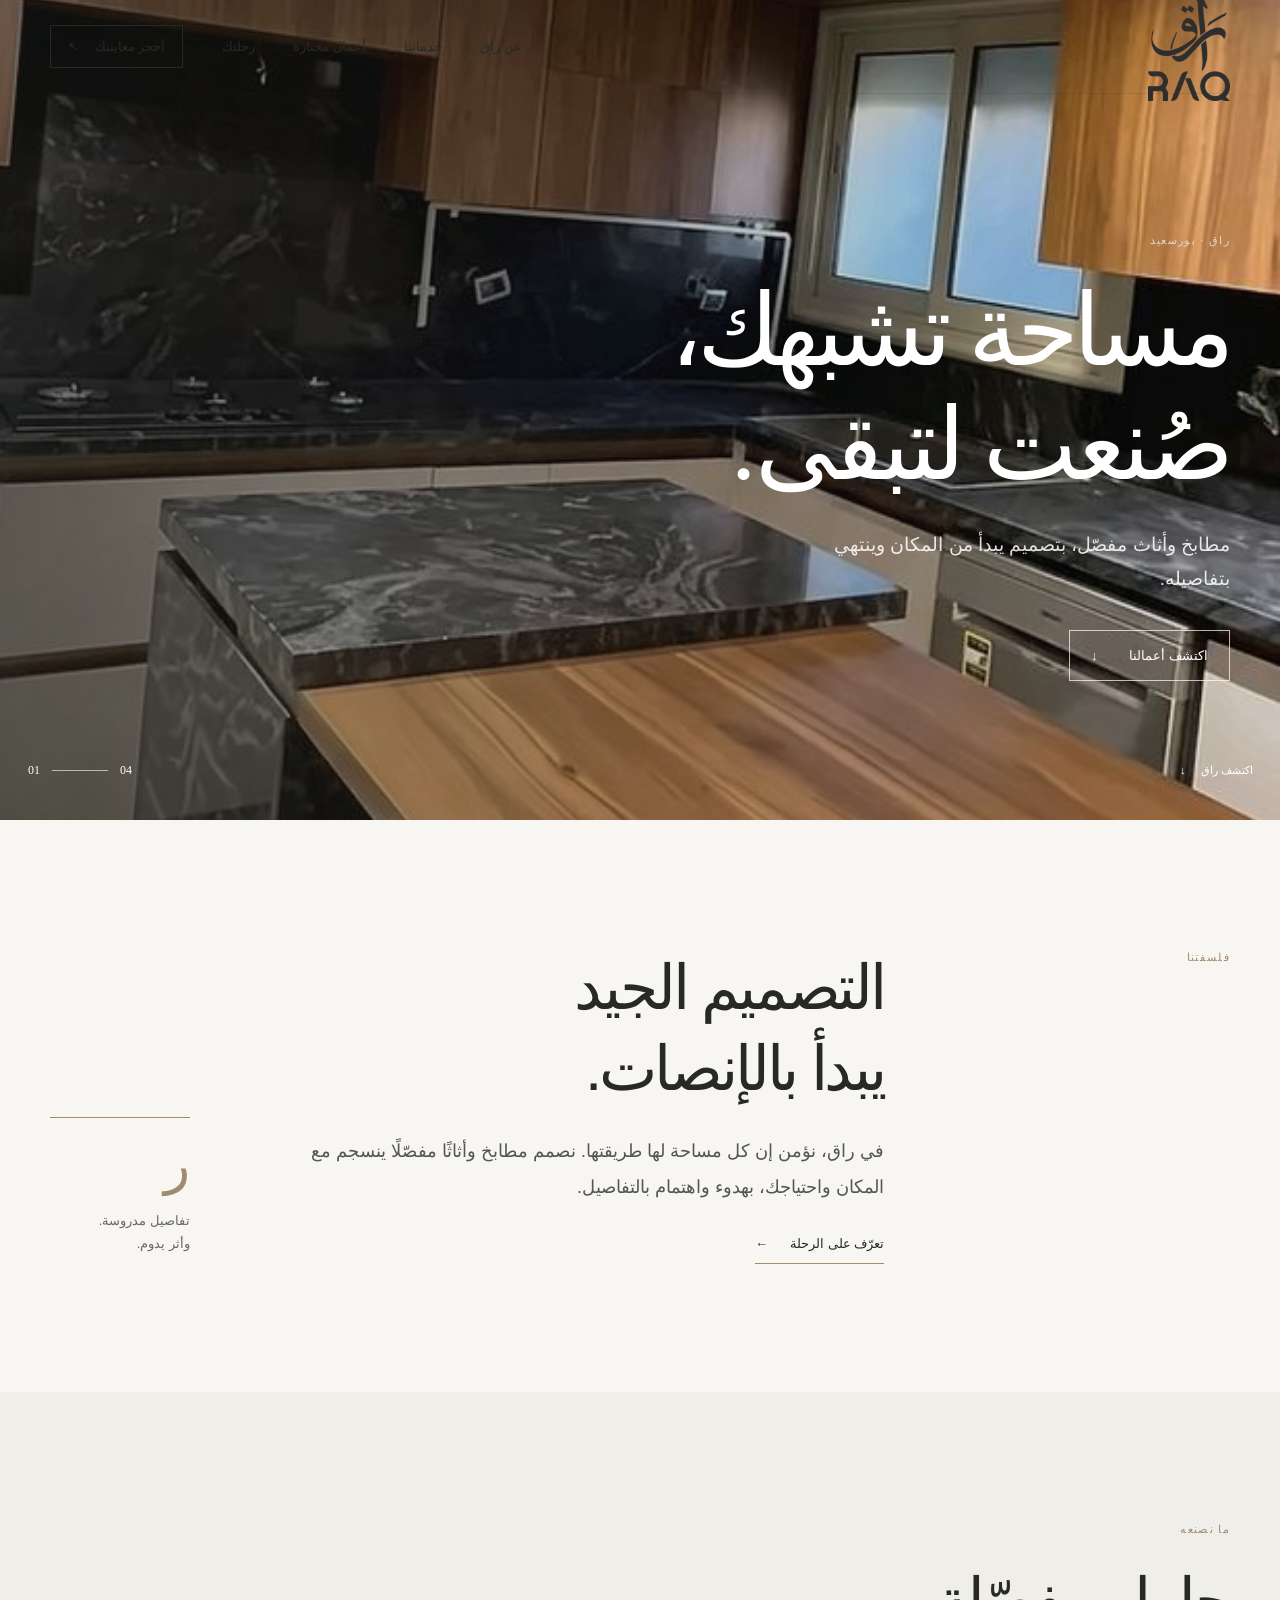
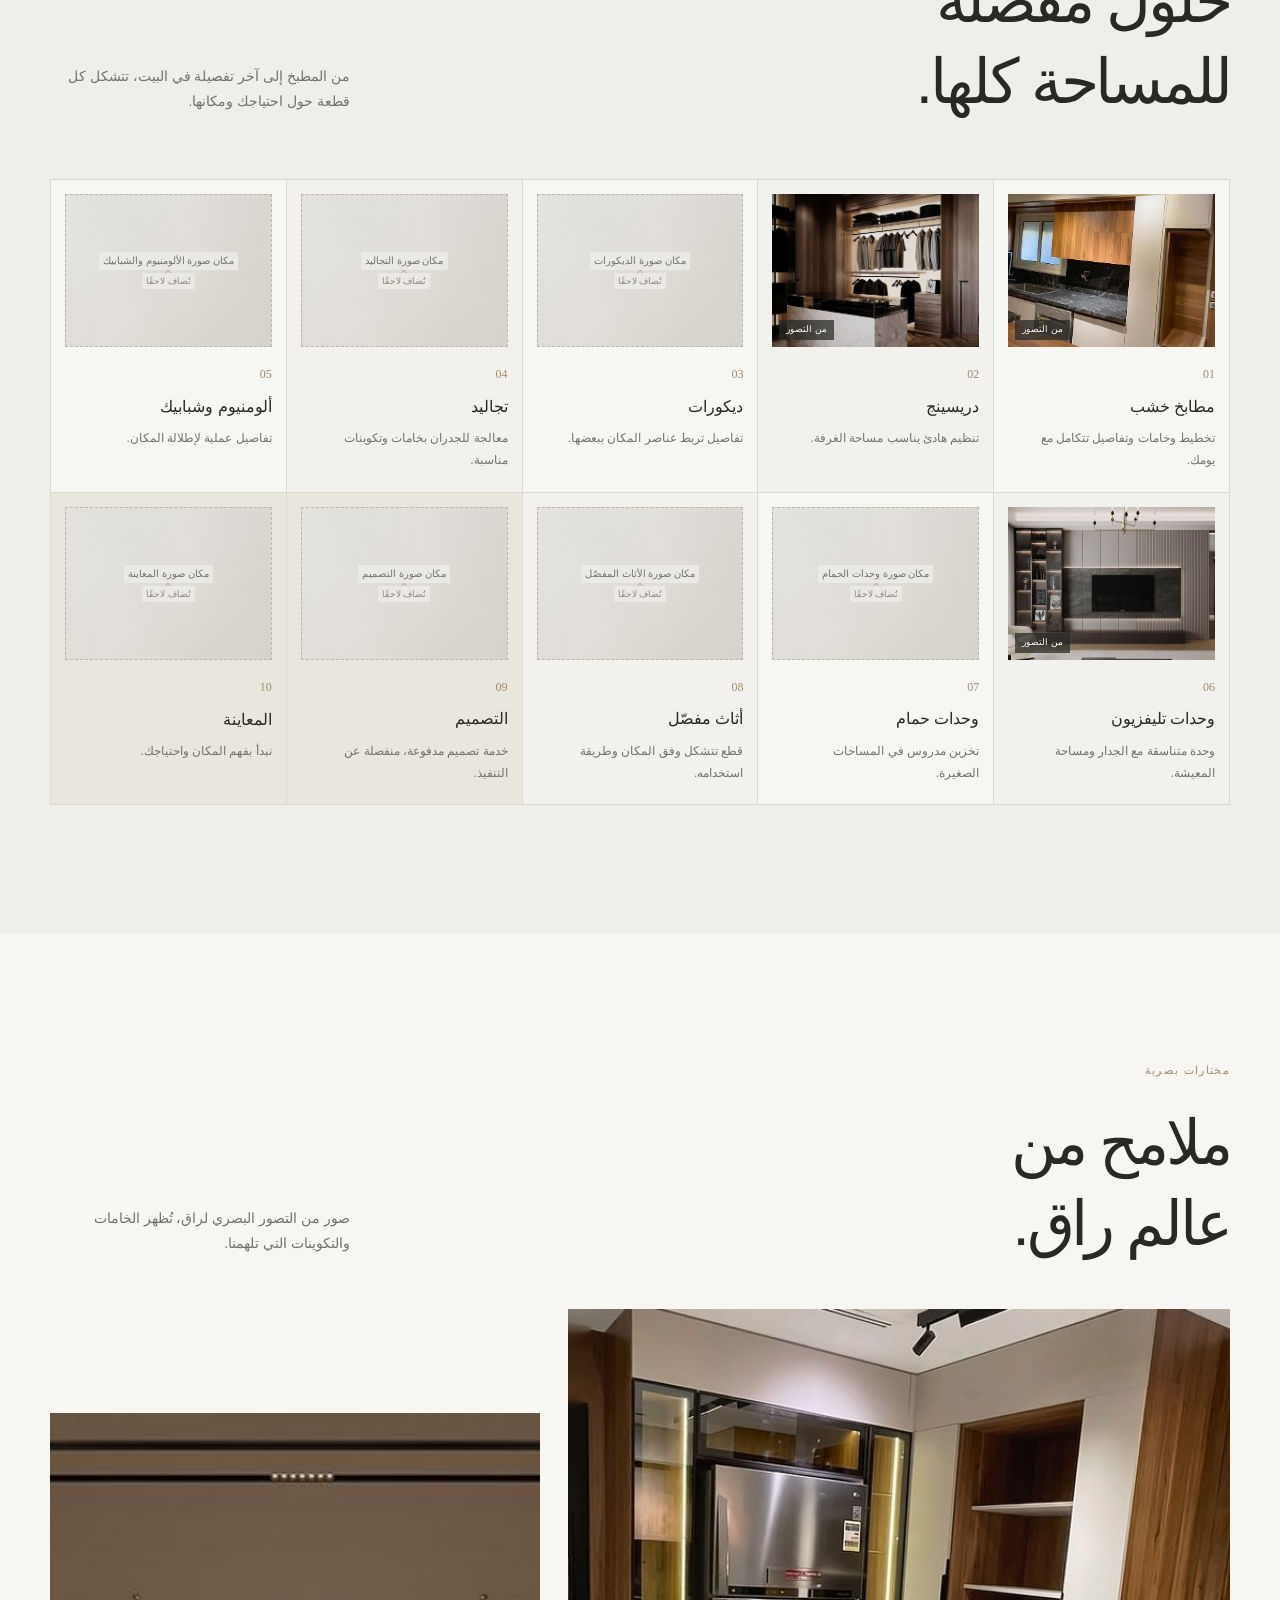
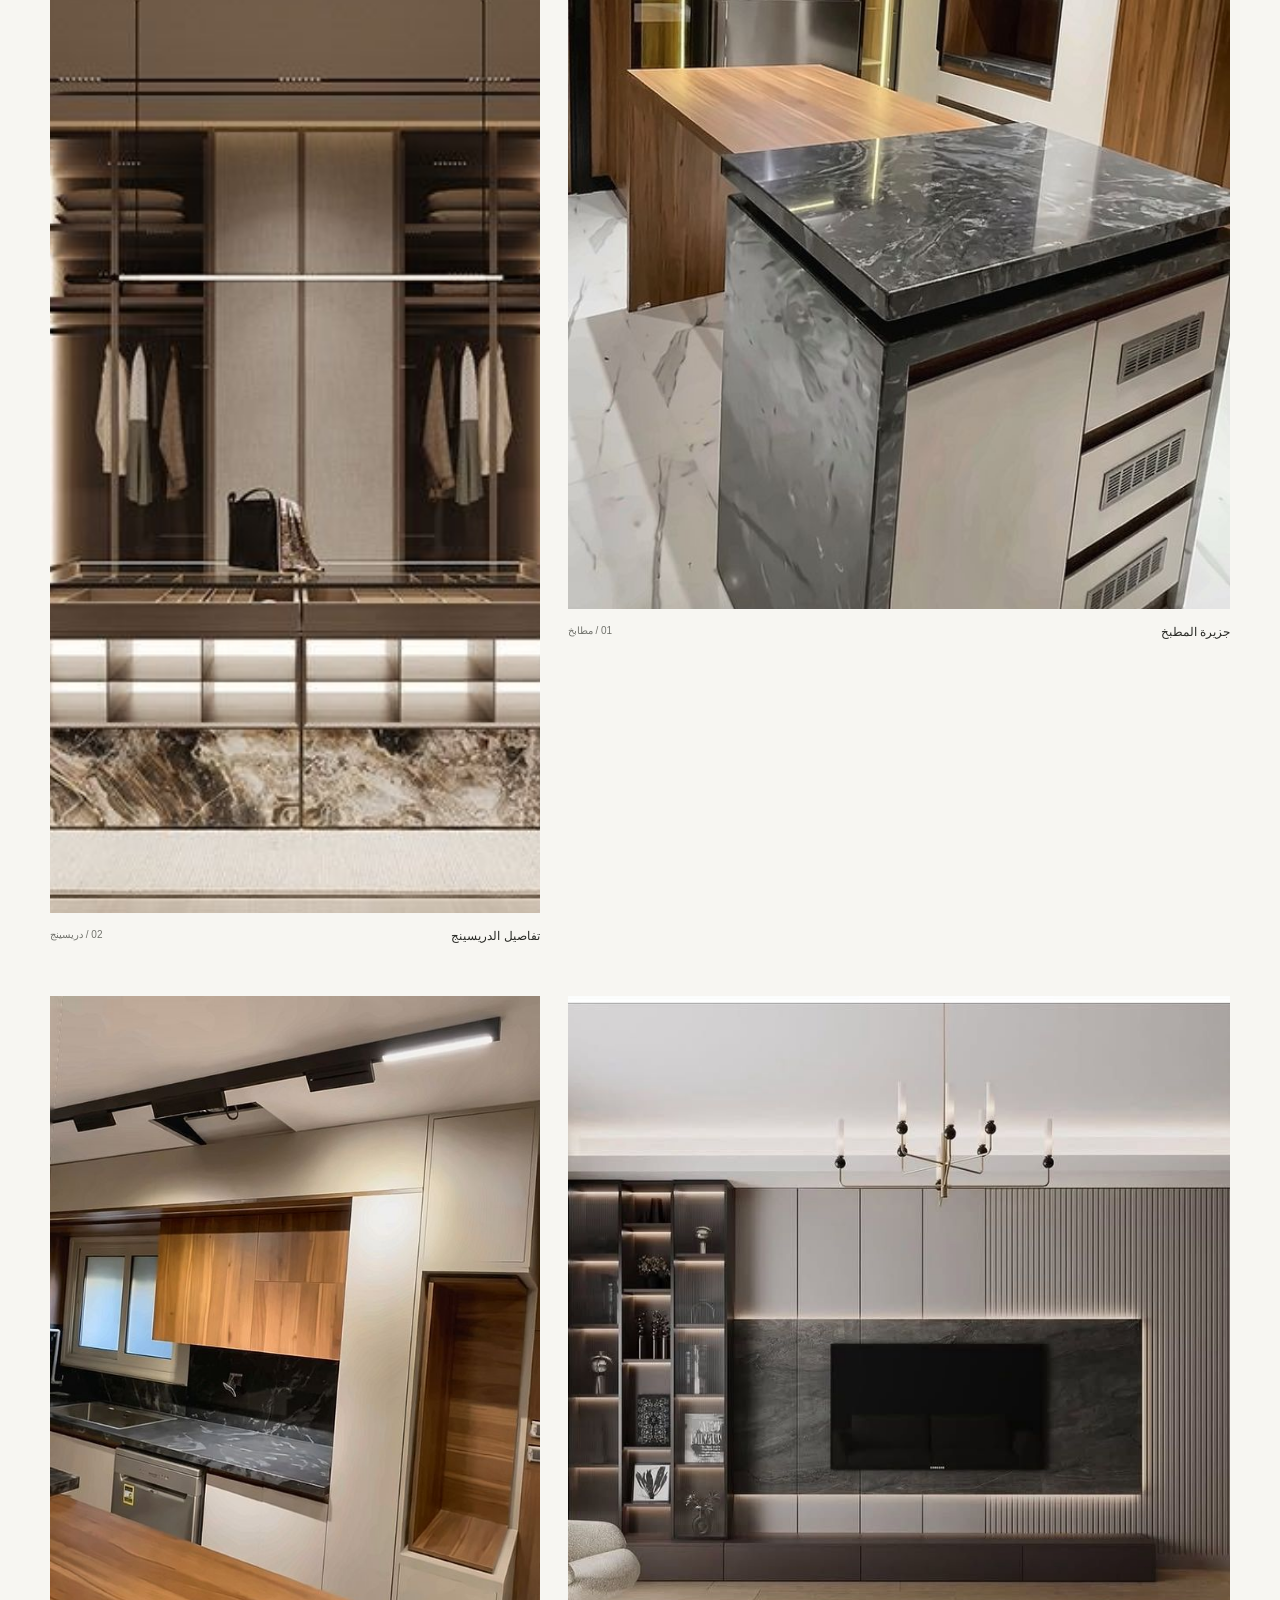
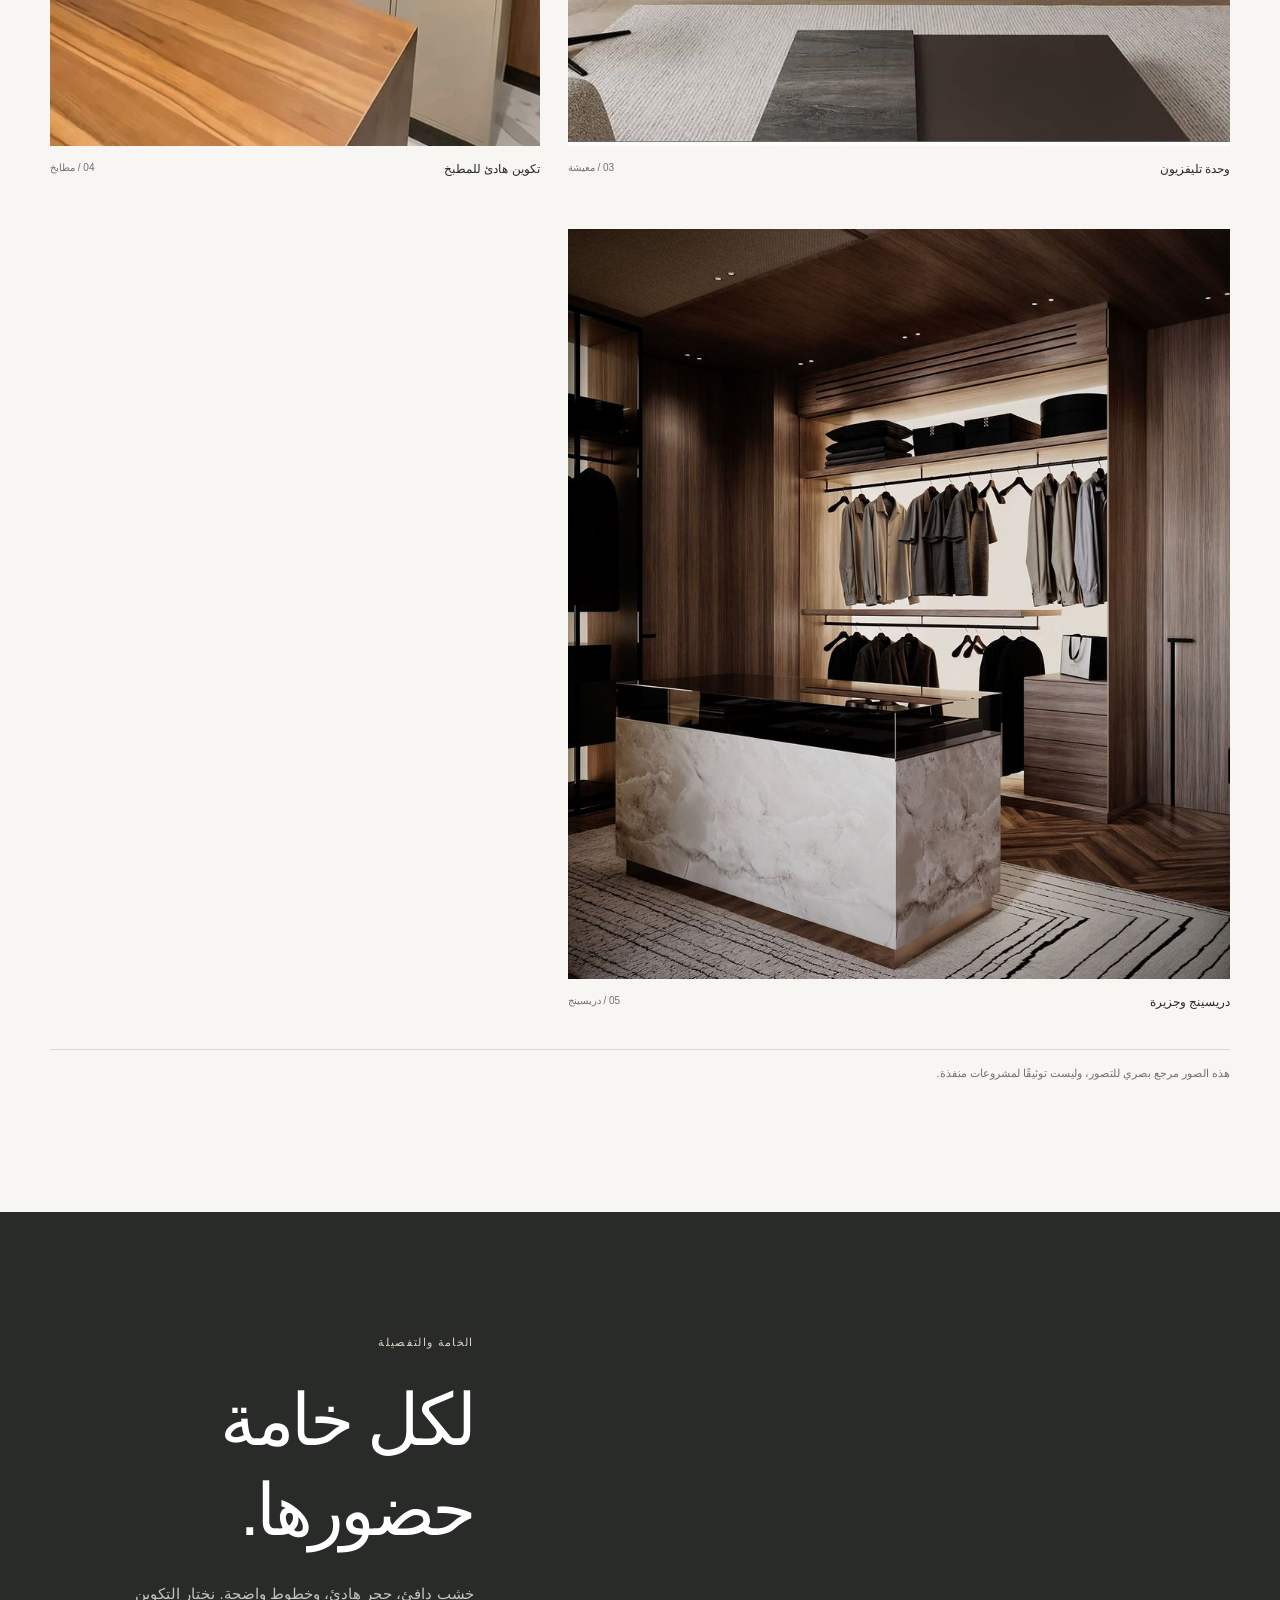
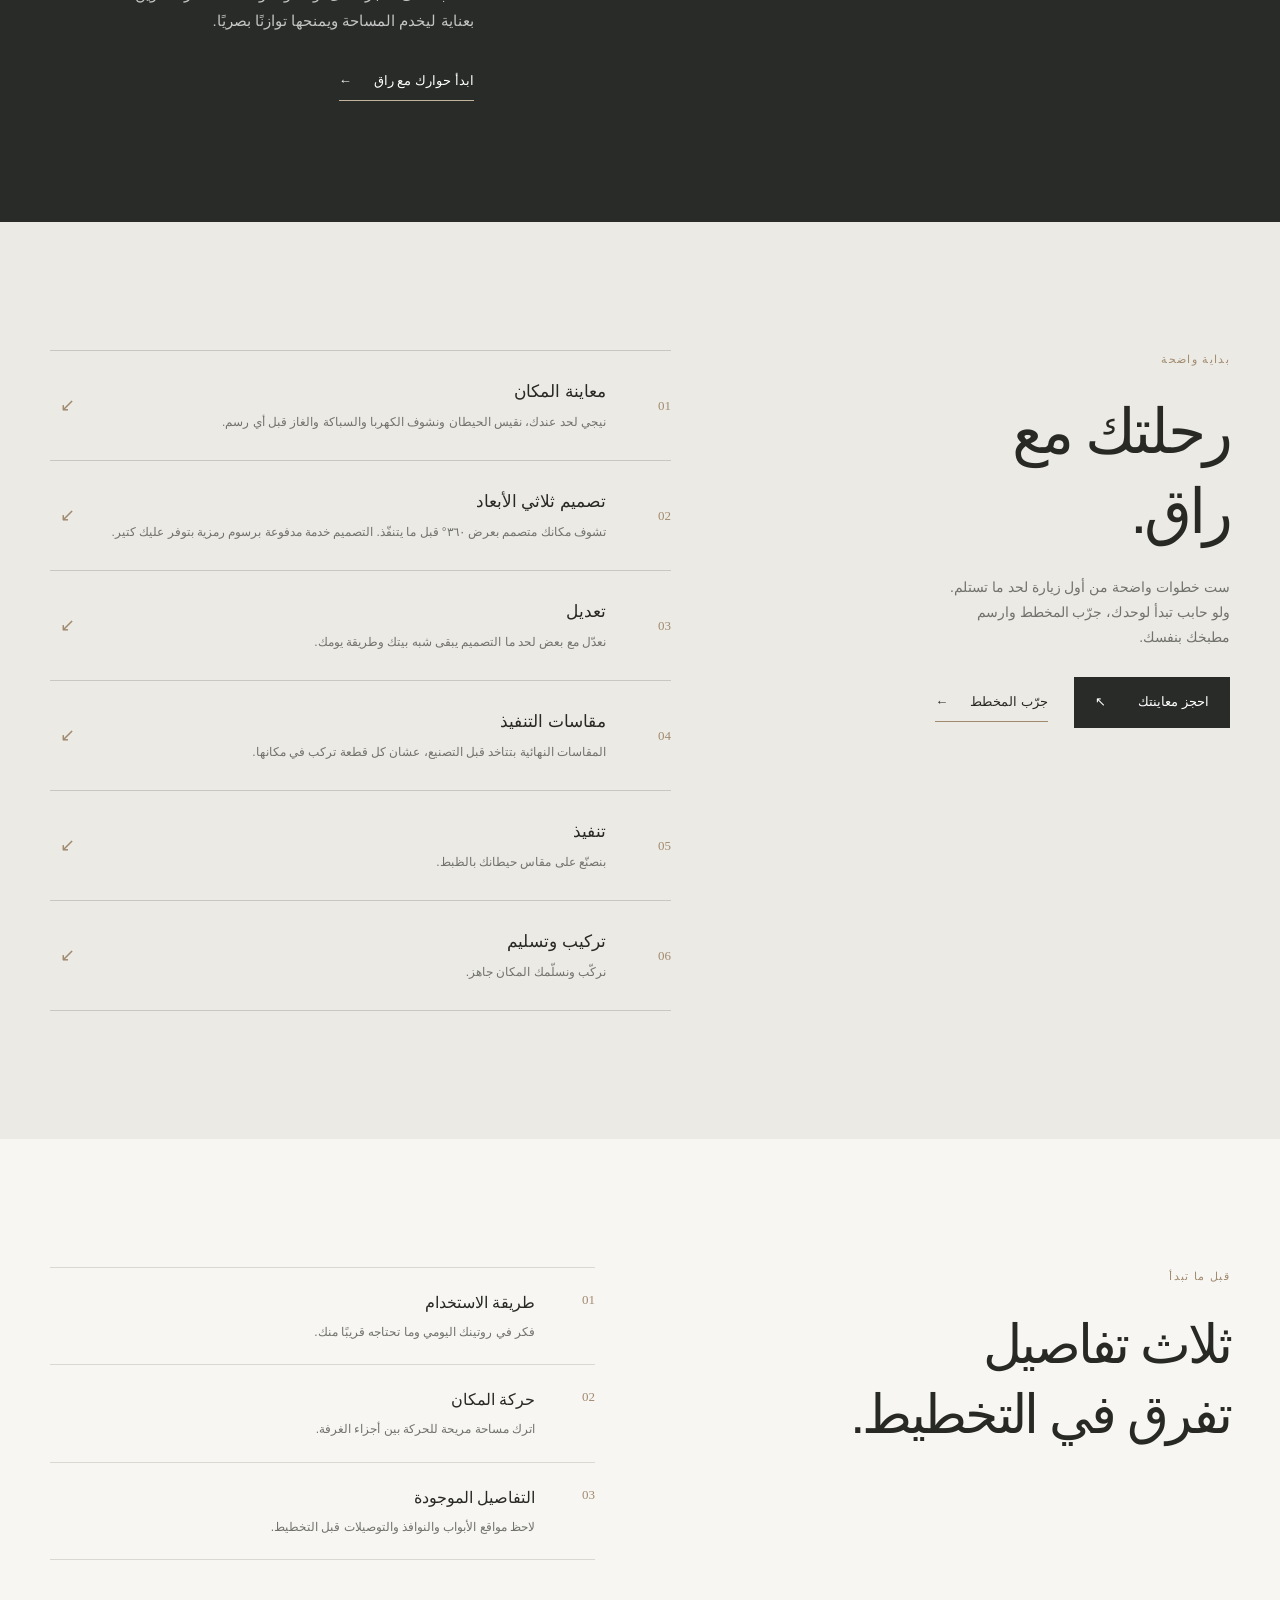
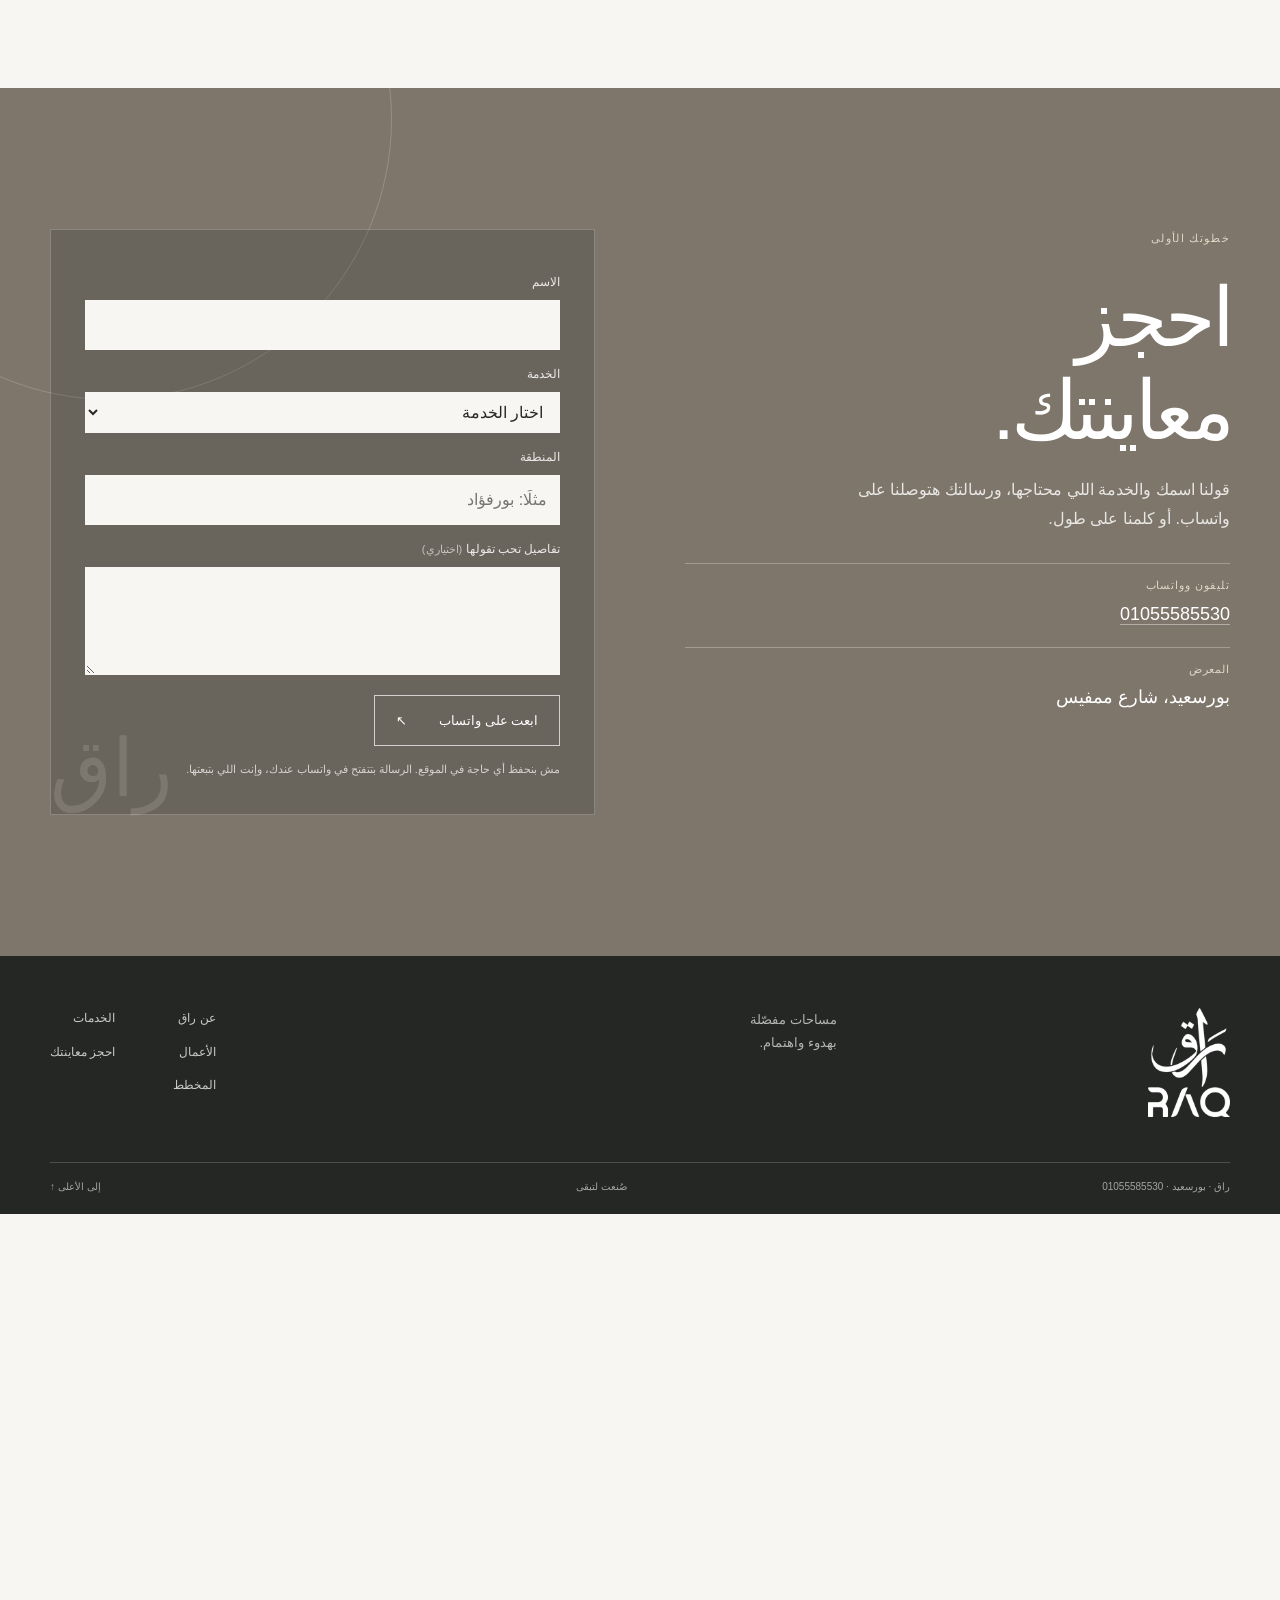
<file: qr/card/index.html>
<!doctype html>
<html lang="ar" dir="rtl"><head><meta charset="utf-8"><meta name="viewport" content="width=device-width,initial-scale=1"><meta name="robots" content="noindex,follow"><meta http-equiv="refresh" content="0;url=/?src=card"><title>راق</title></head><body><a href="/?src=card">انتقل إلى موقع راق</a></body></html>
</file>
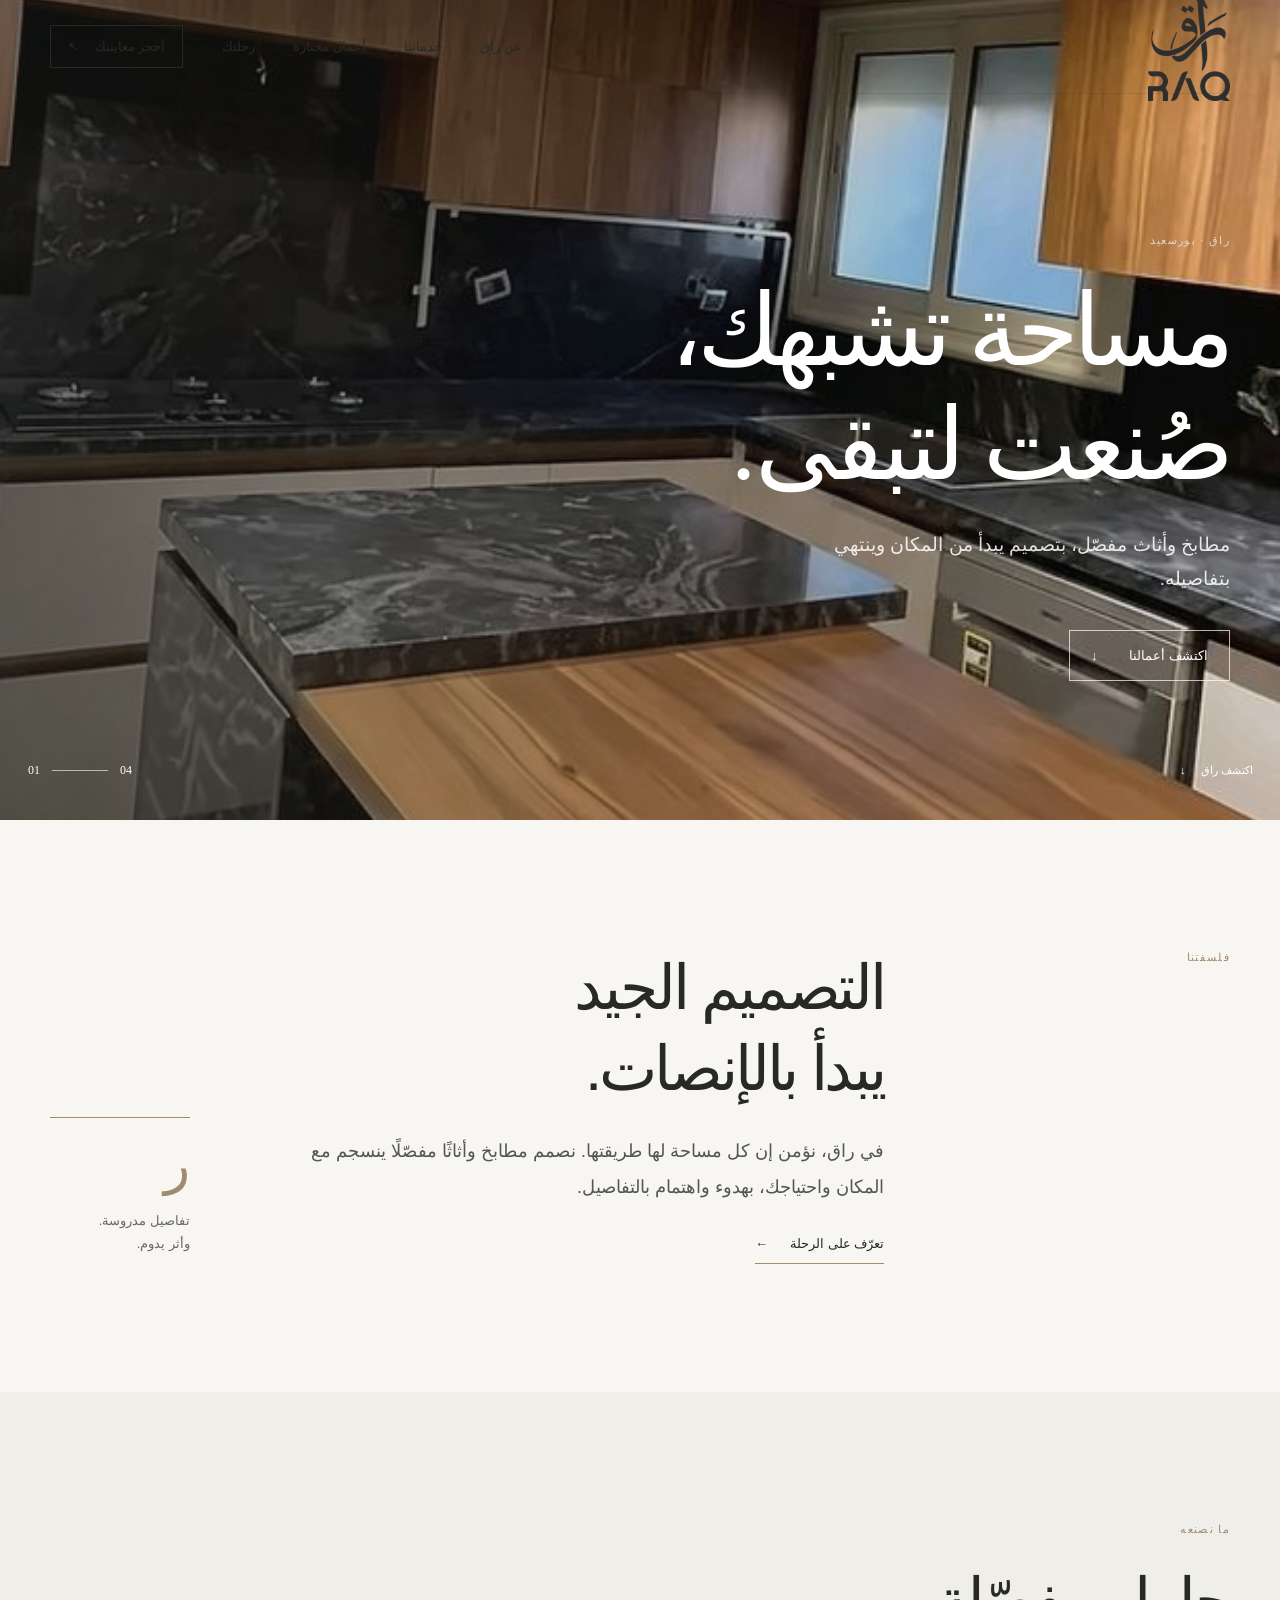
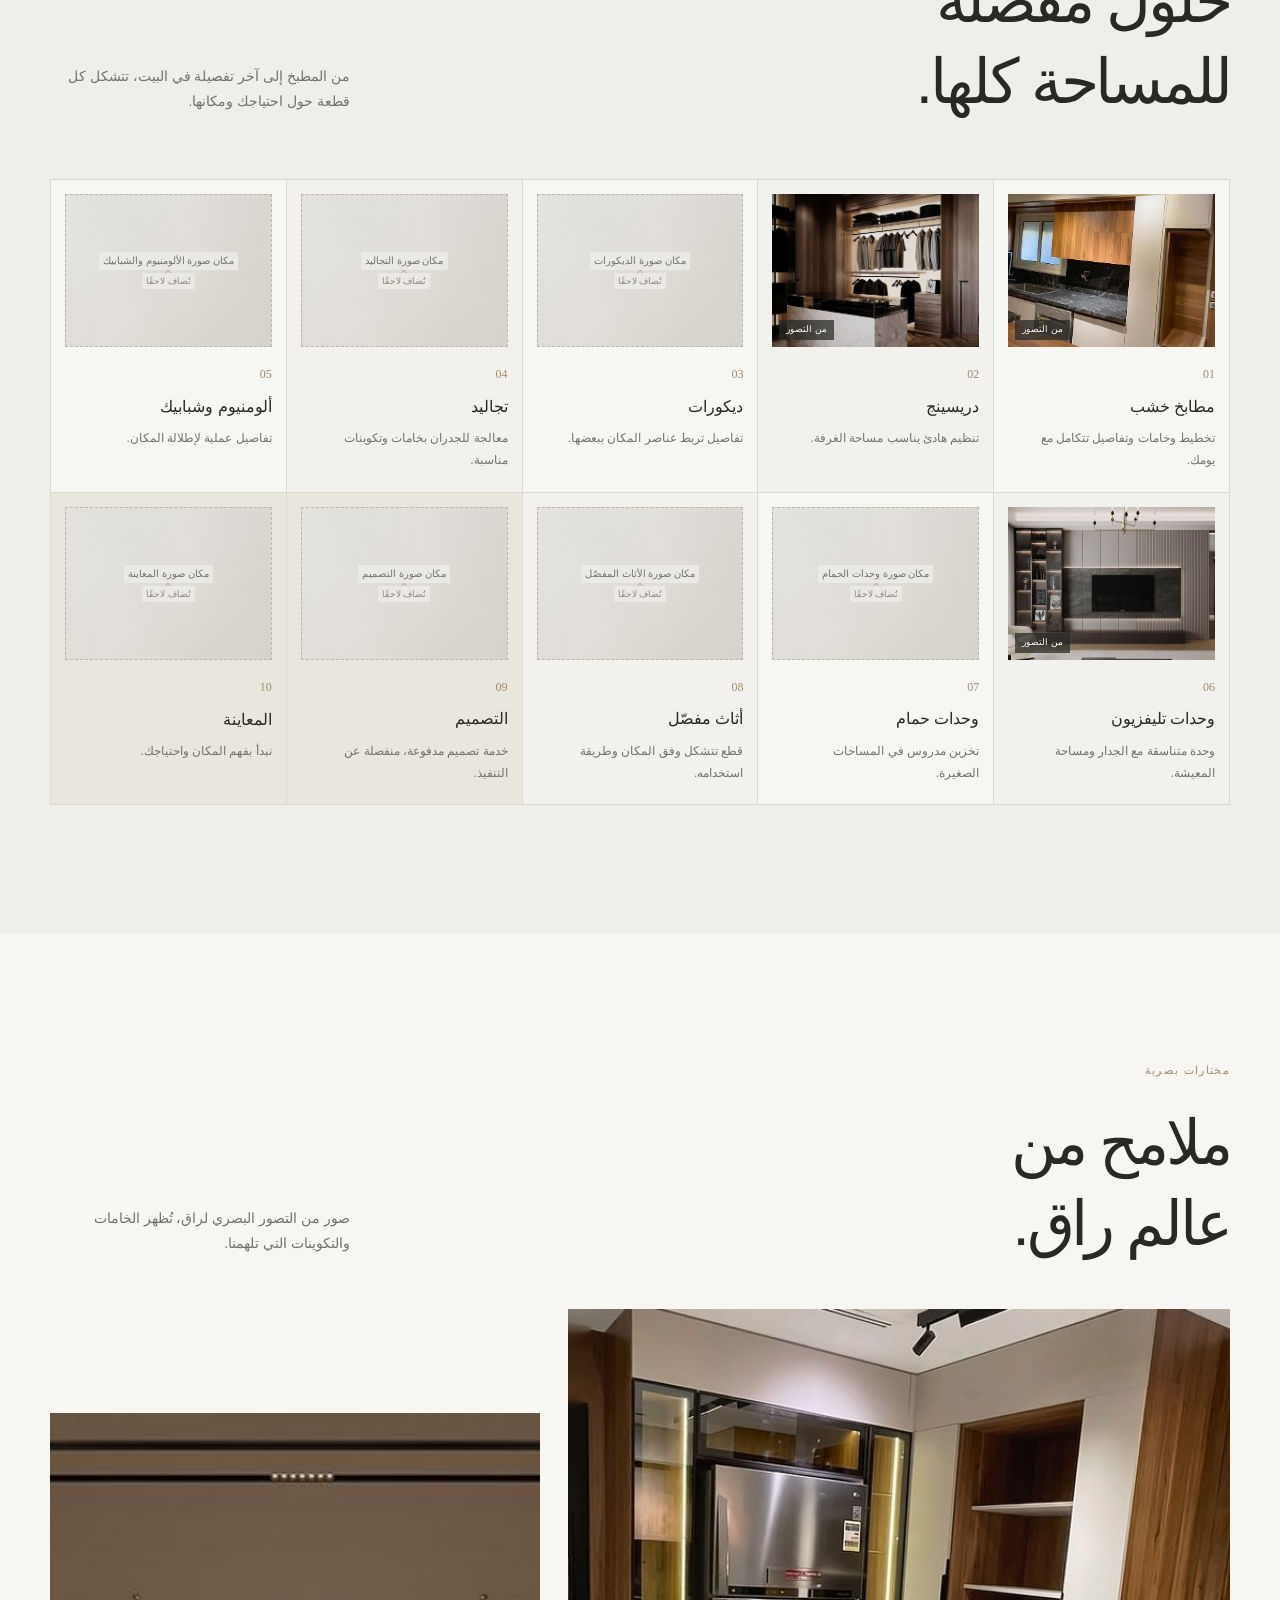
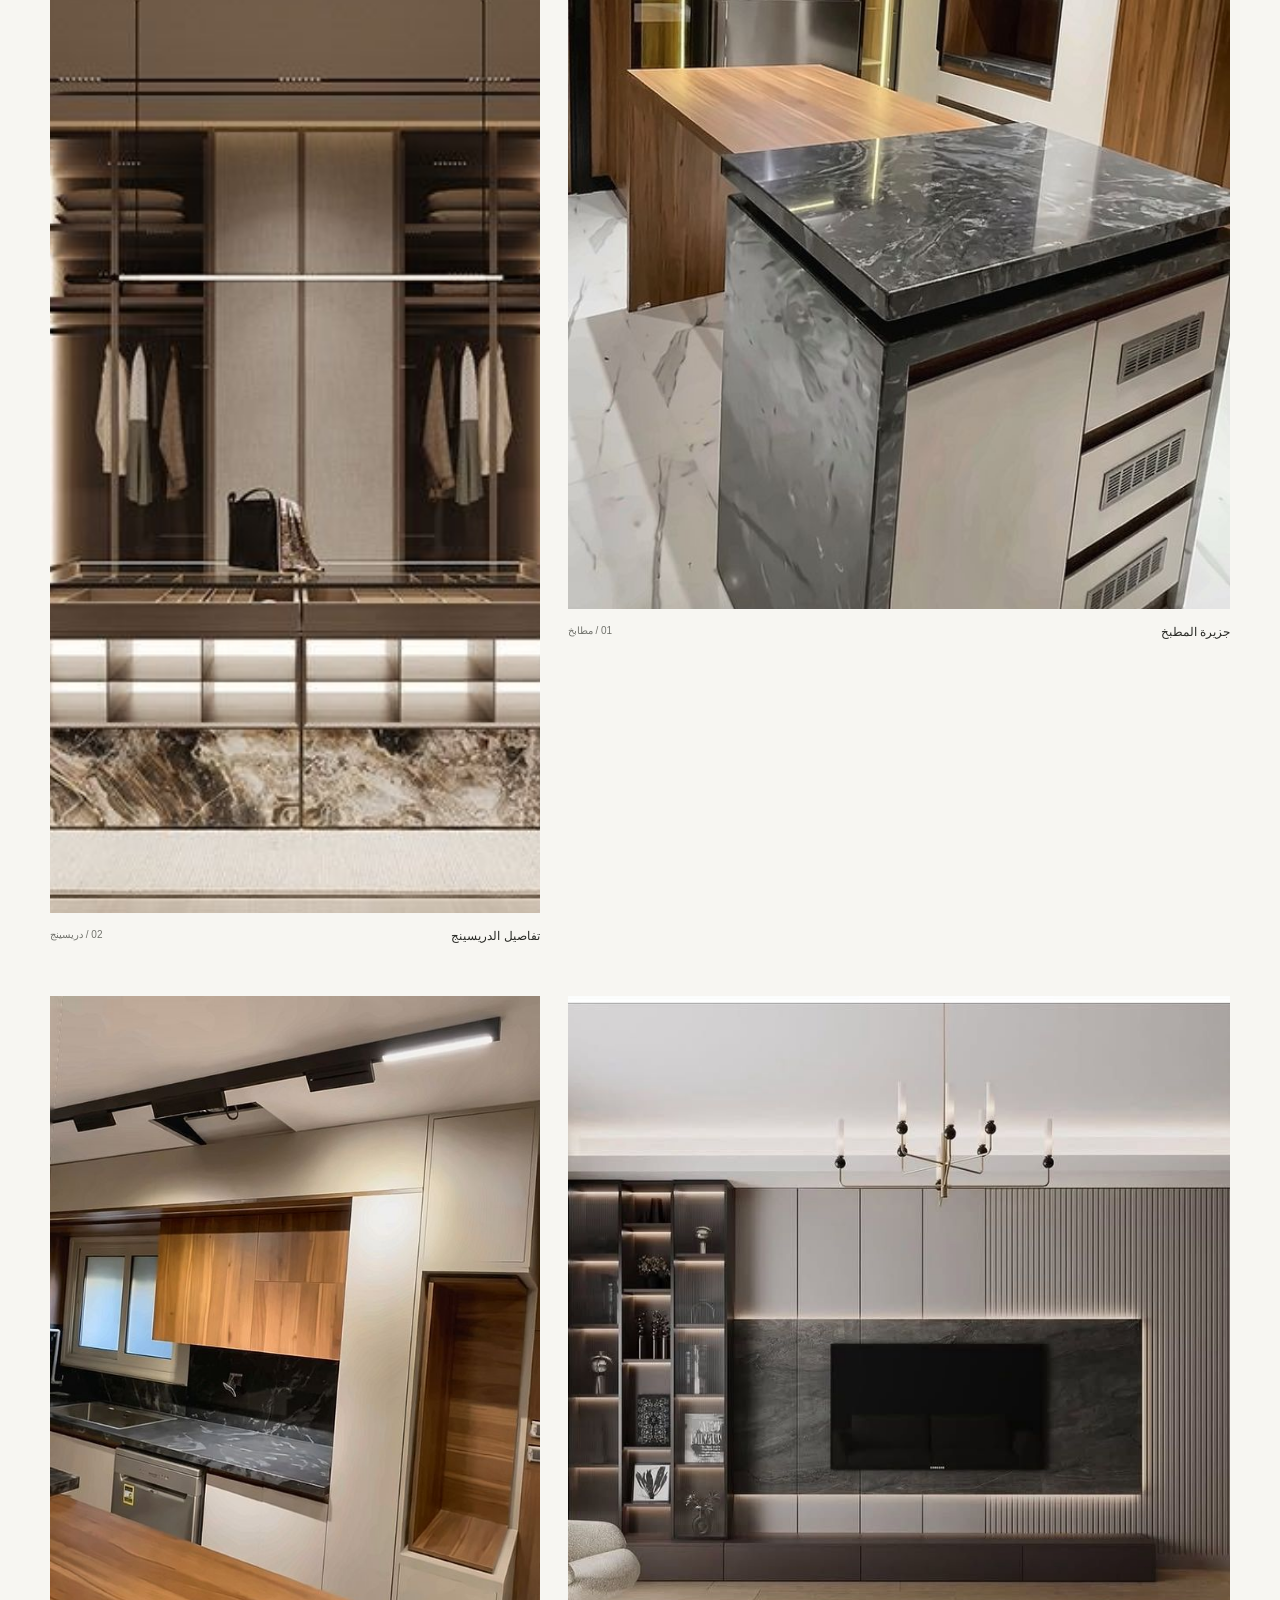
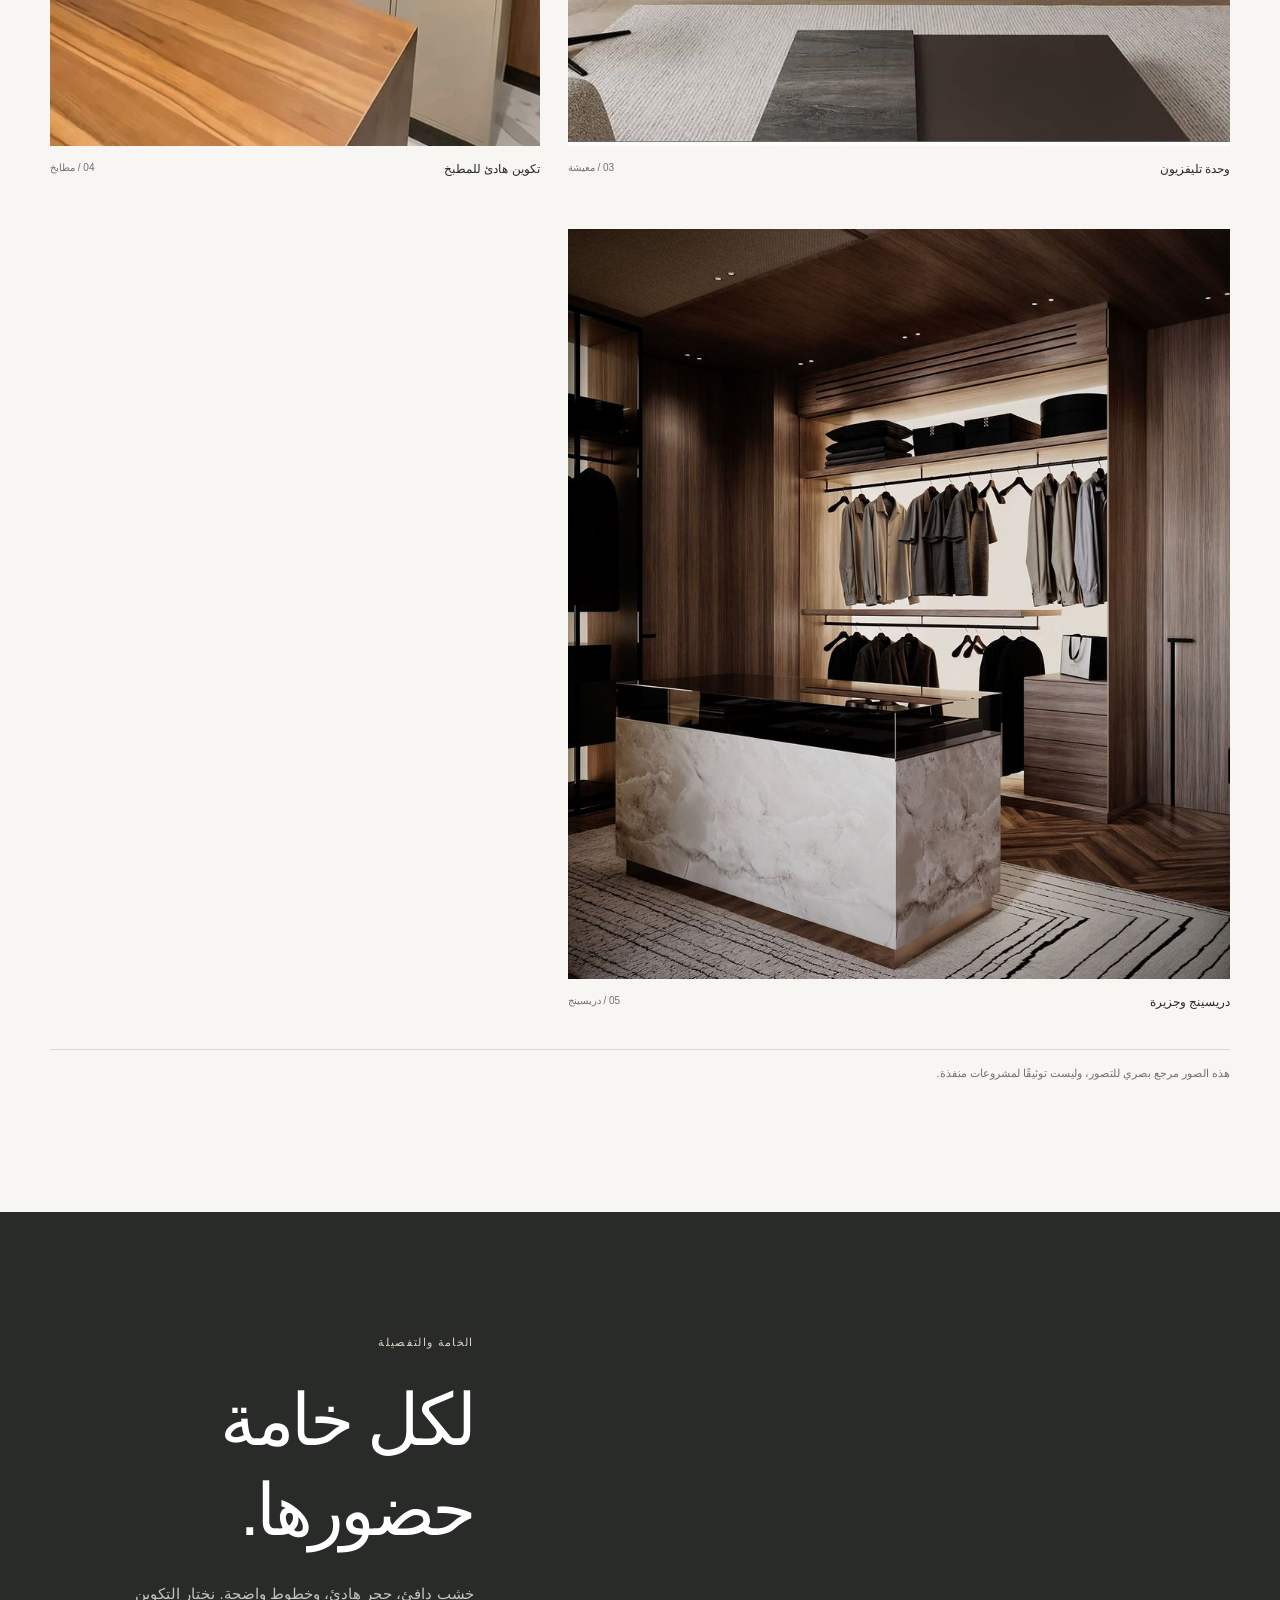
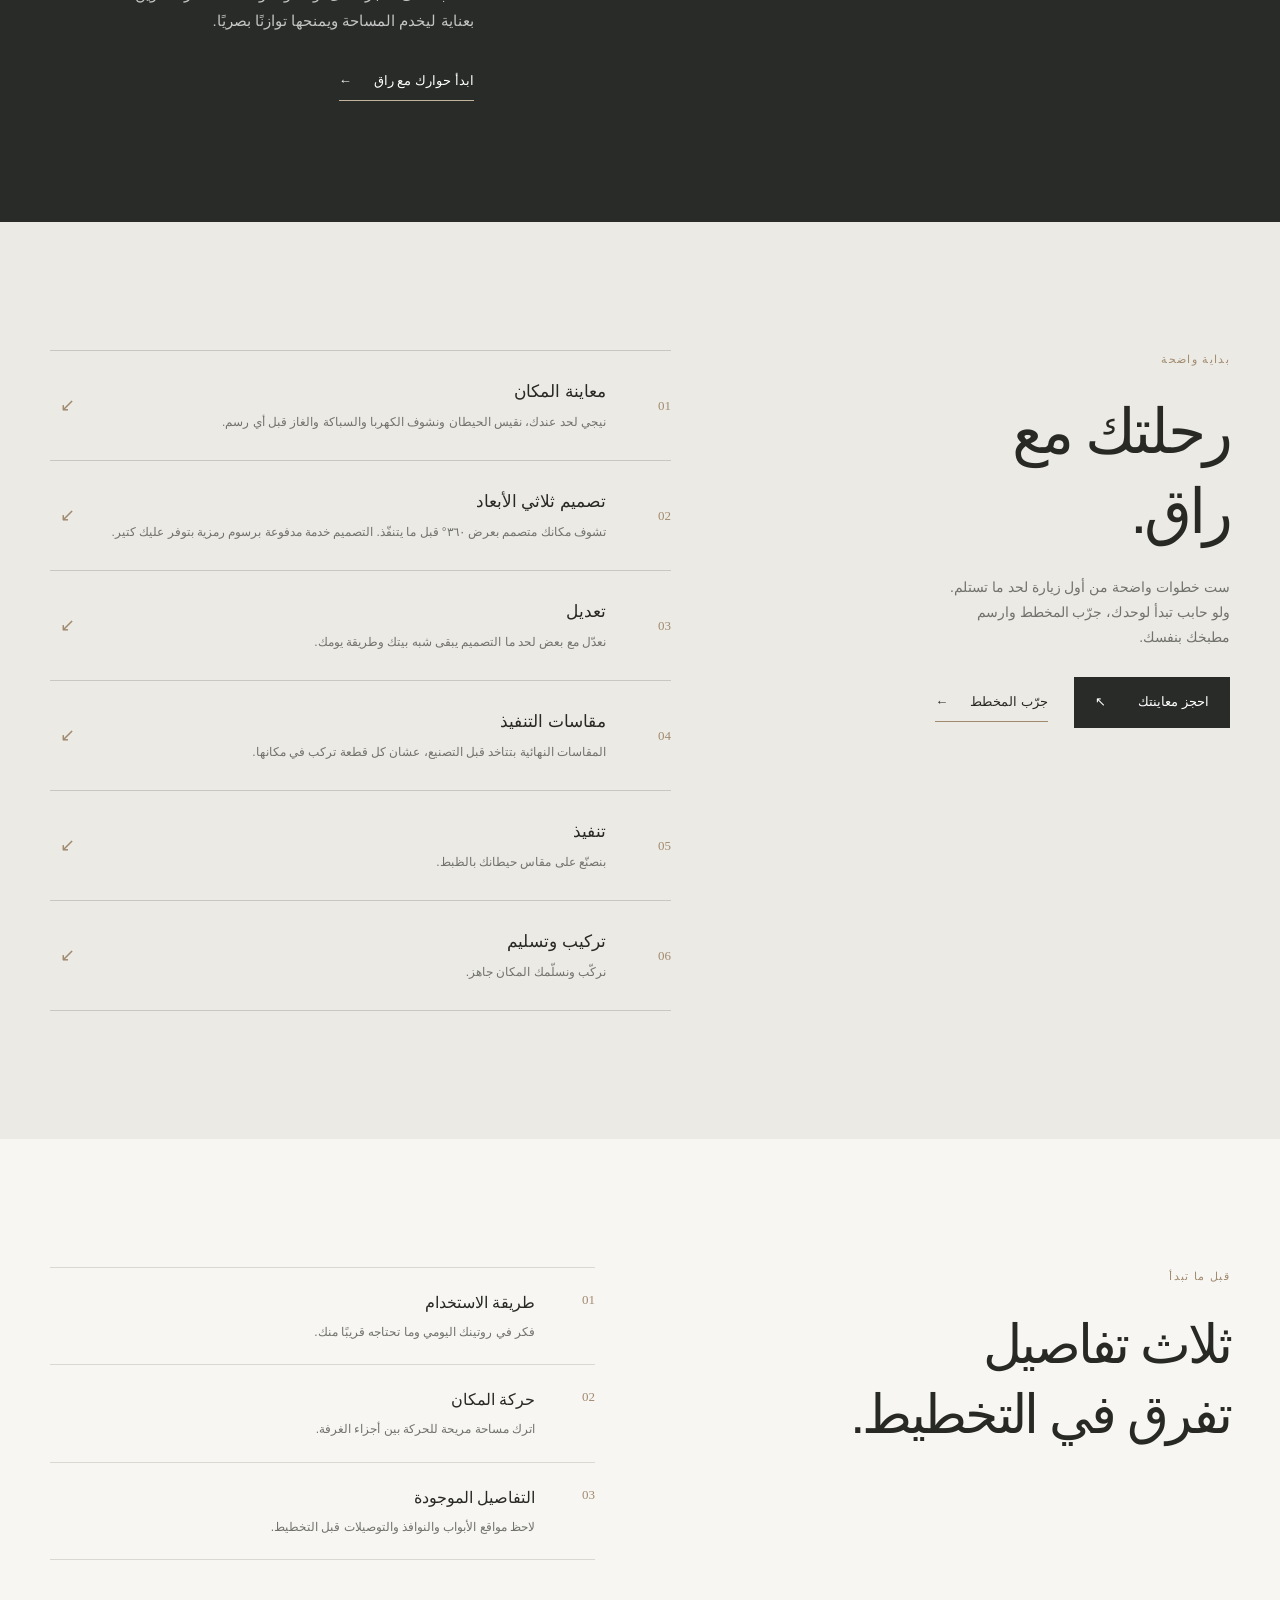
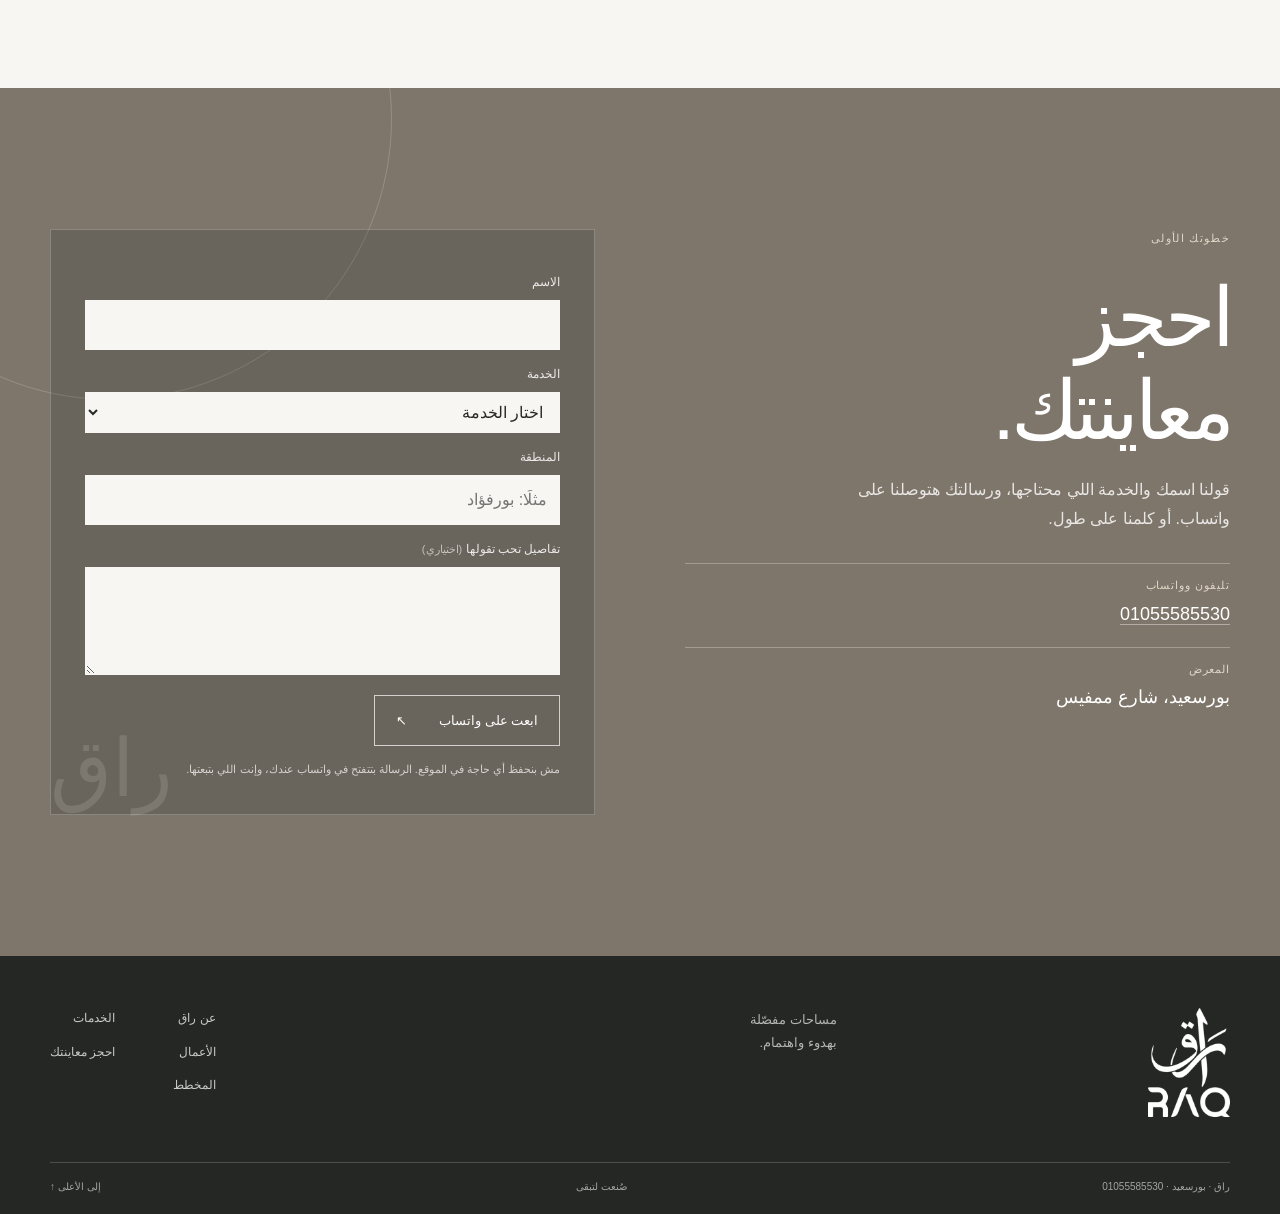
<file: qr/flyer/index.html>
<!doctype html>
<html lang="ar" dir="rtl"><head><meta charset="utf-8"><meta name="viewport" content="width=device-width,initial-scale=1"><meta name="robots" content="noindex,follow"><meta http-equiv="refresh" content="0;url=/?src=flyer"><title>راق</title></head><body><a href="/?src=flyer">انتقل إلى موقع راق</a></body></html>
</file>
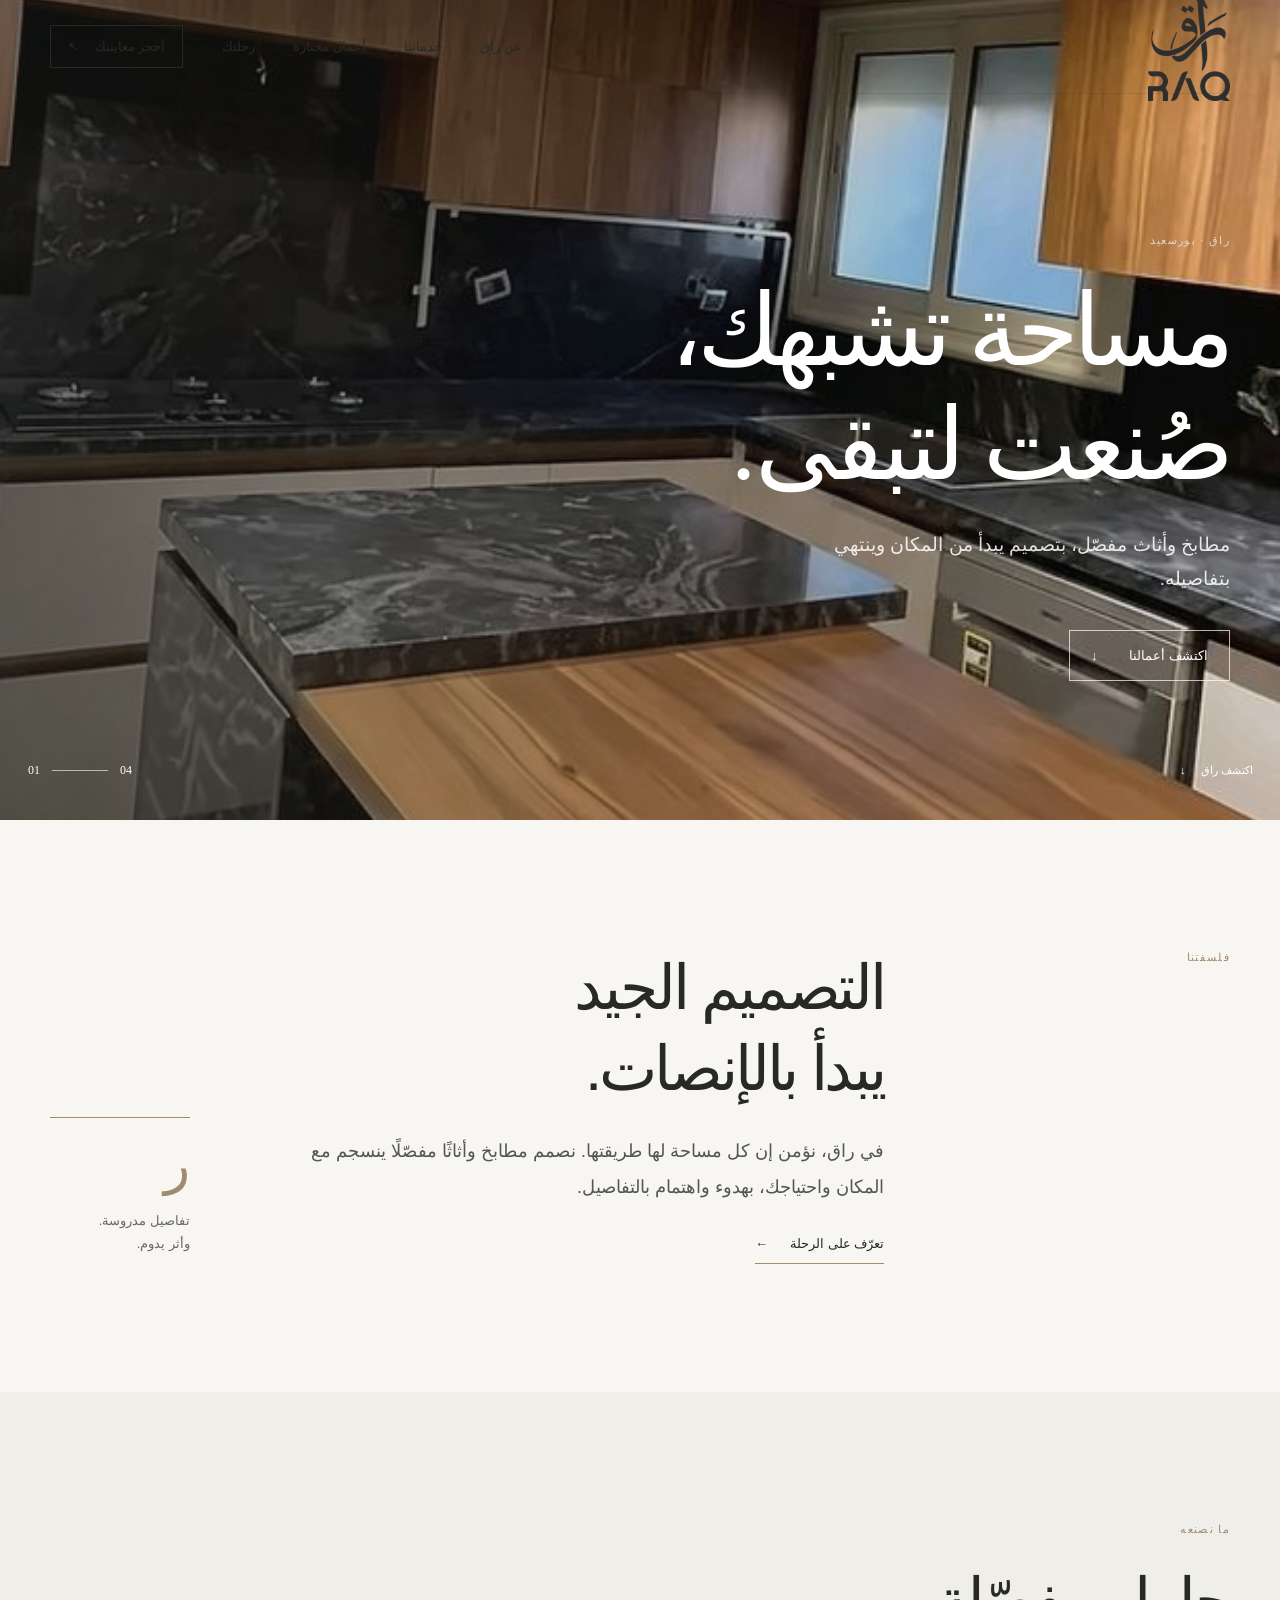
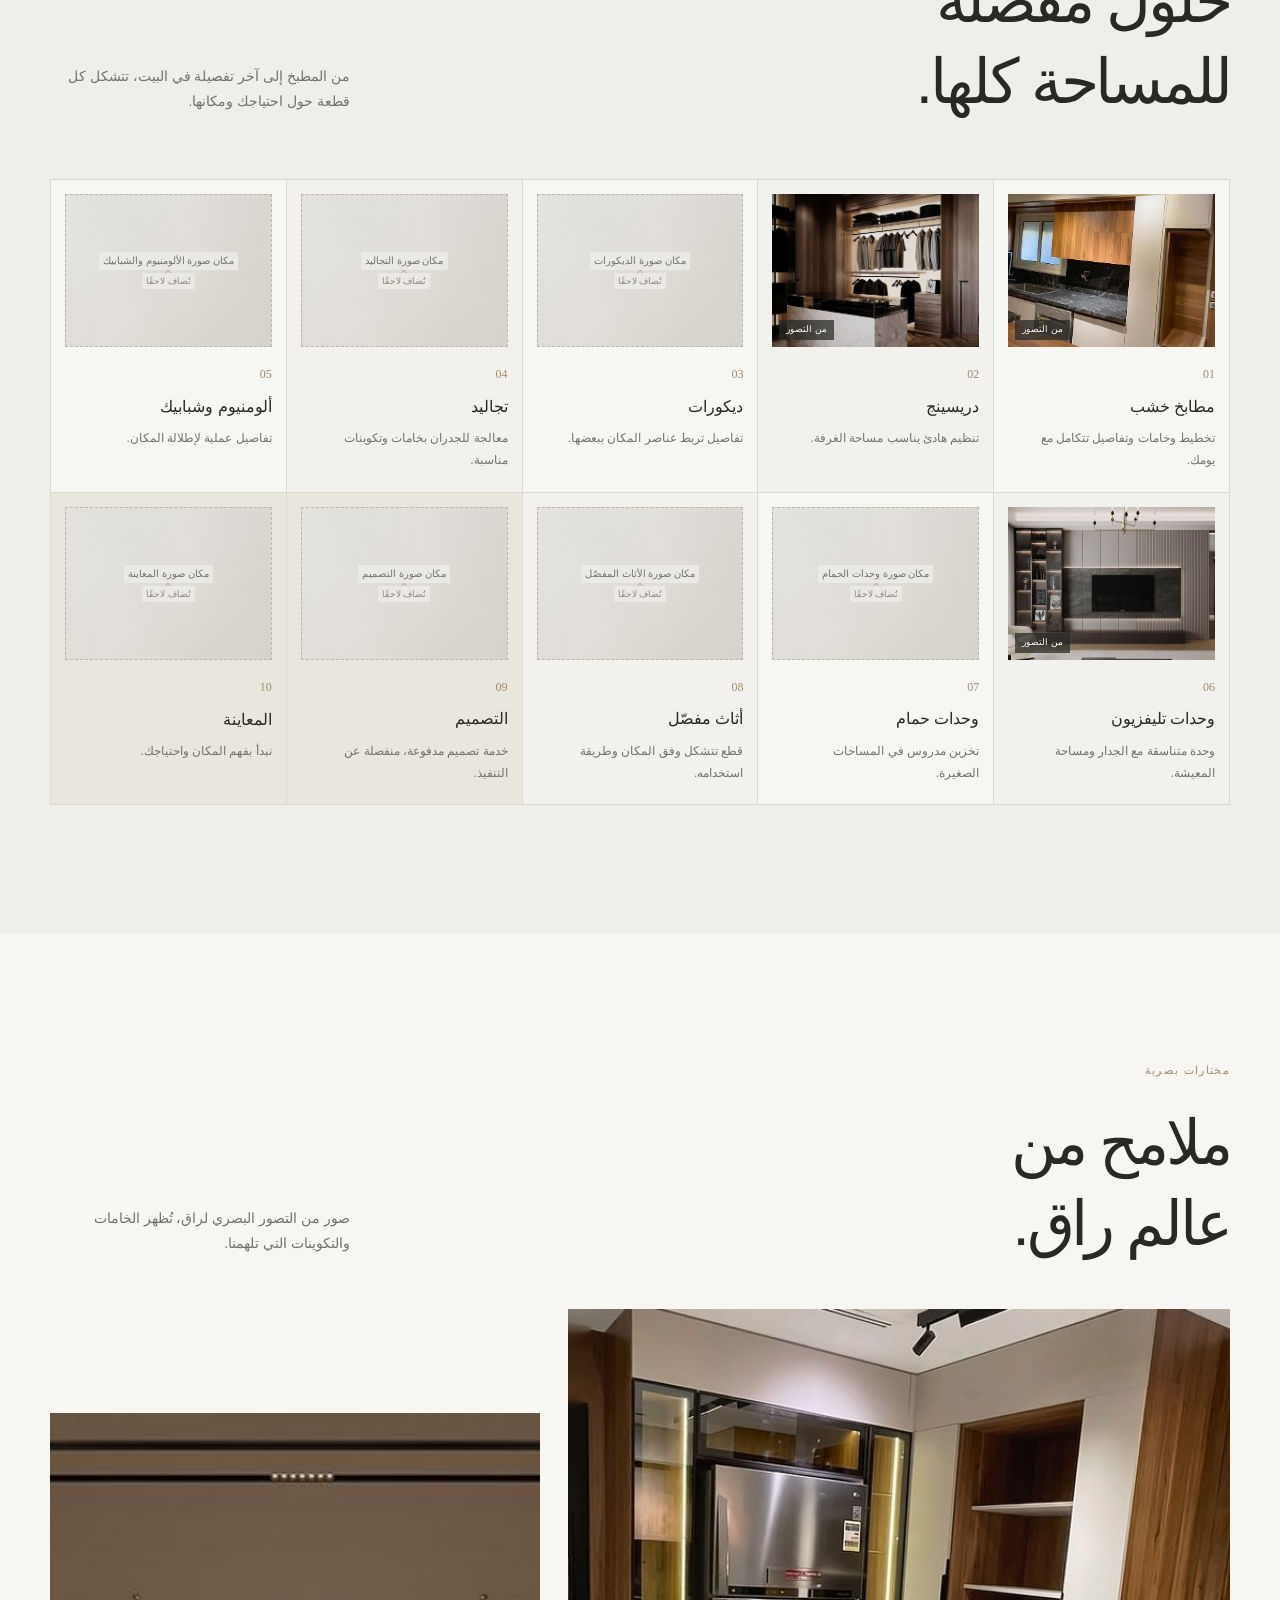
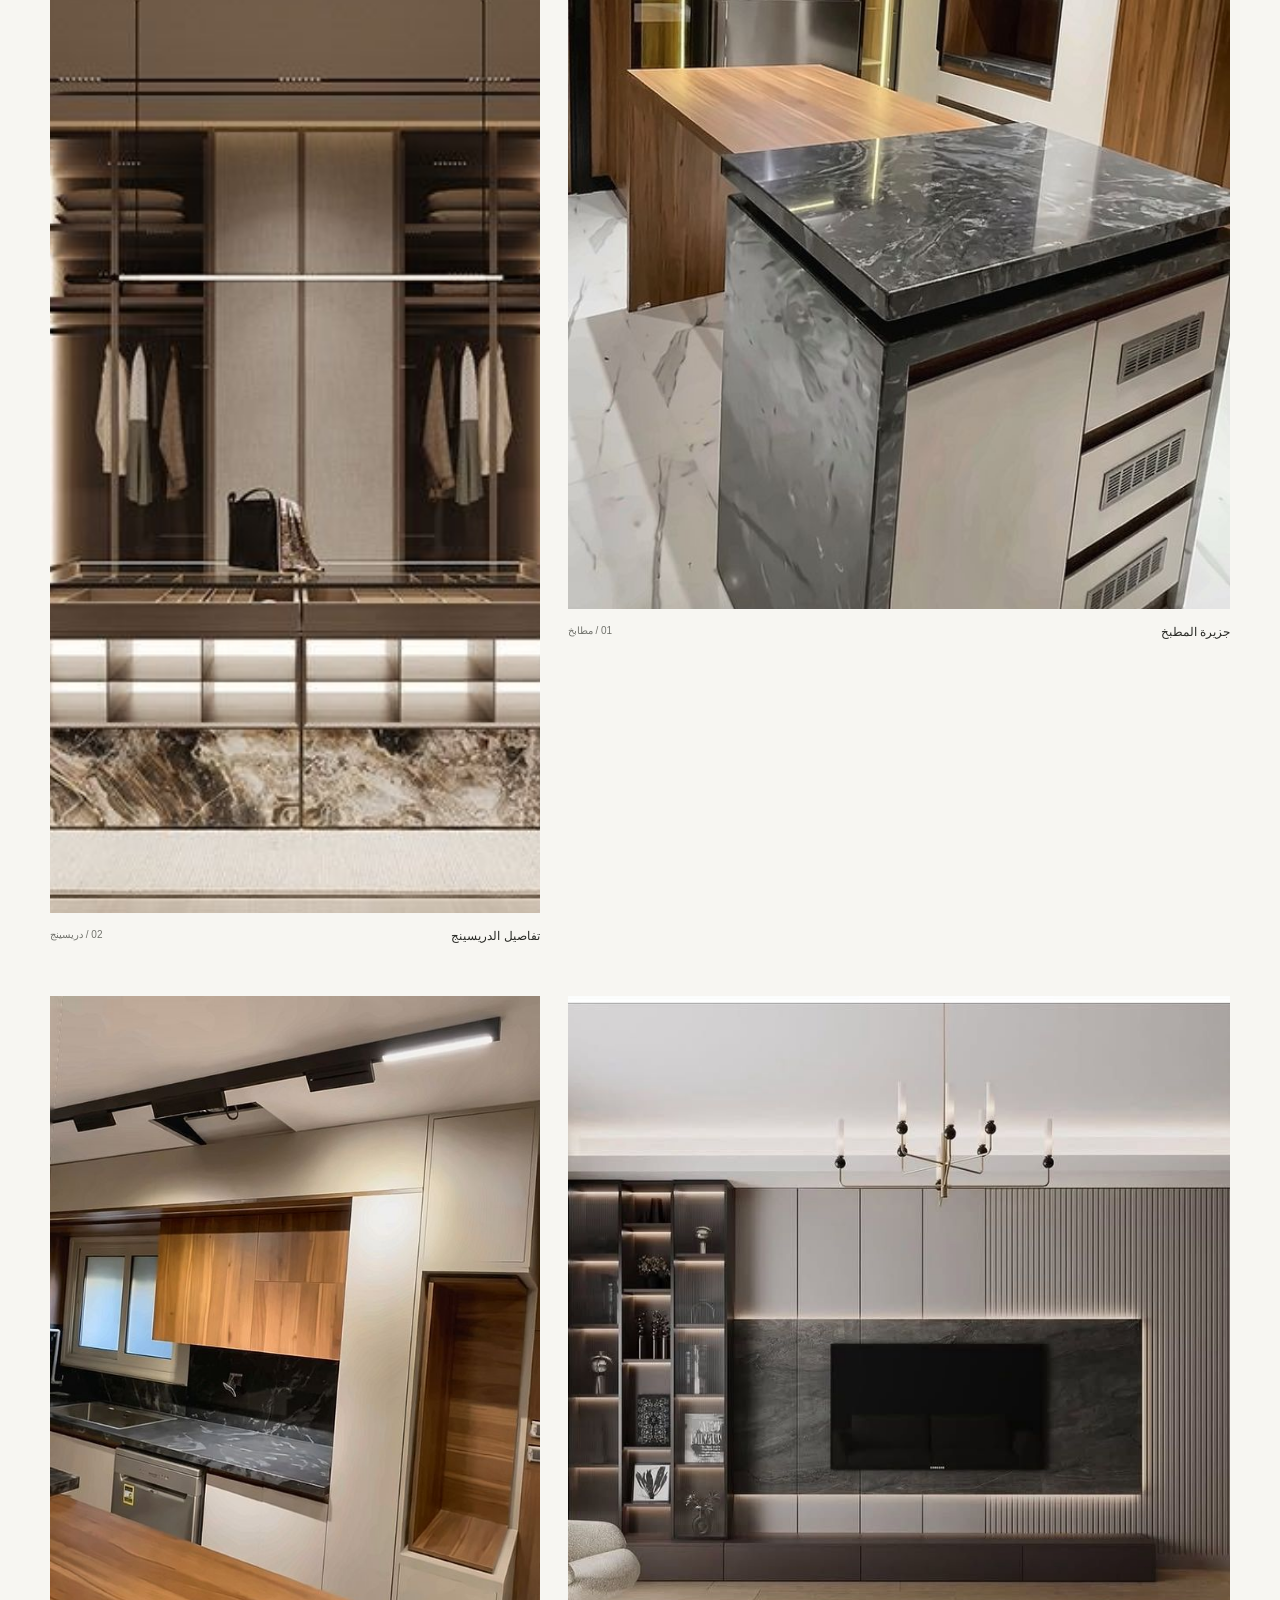
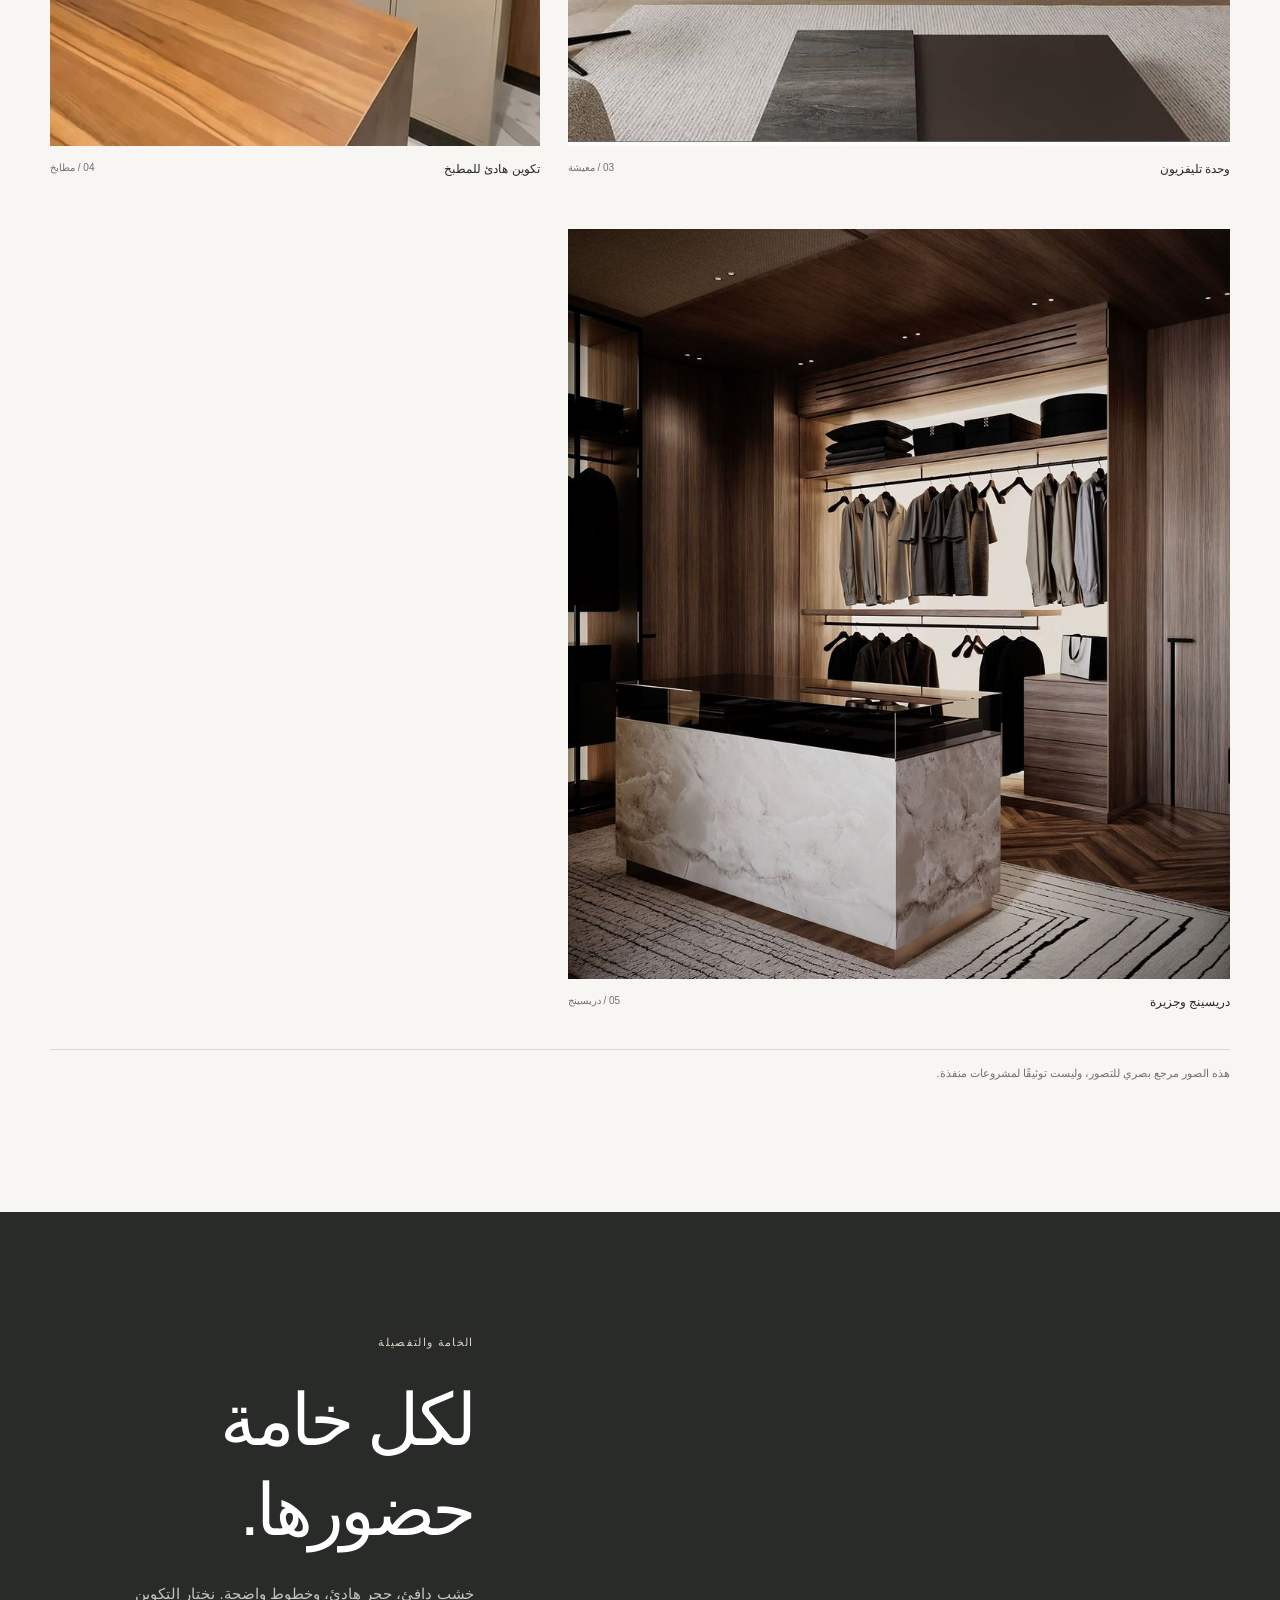
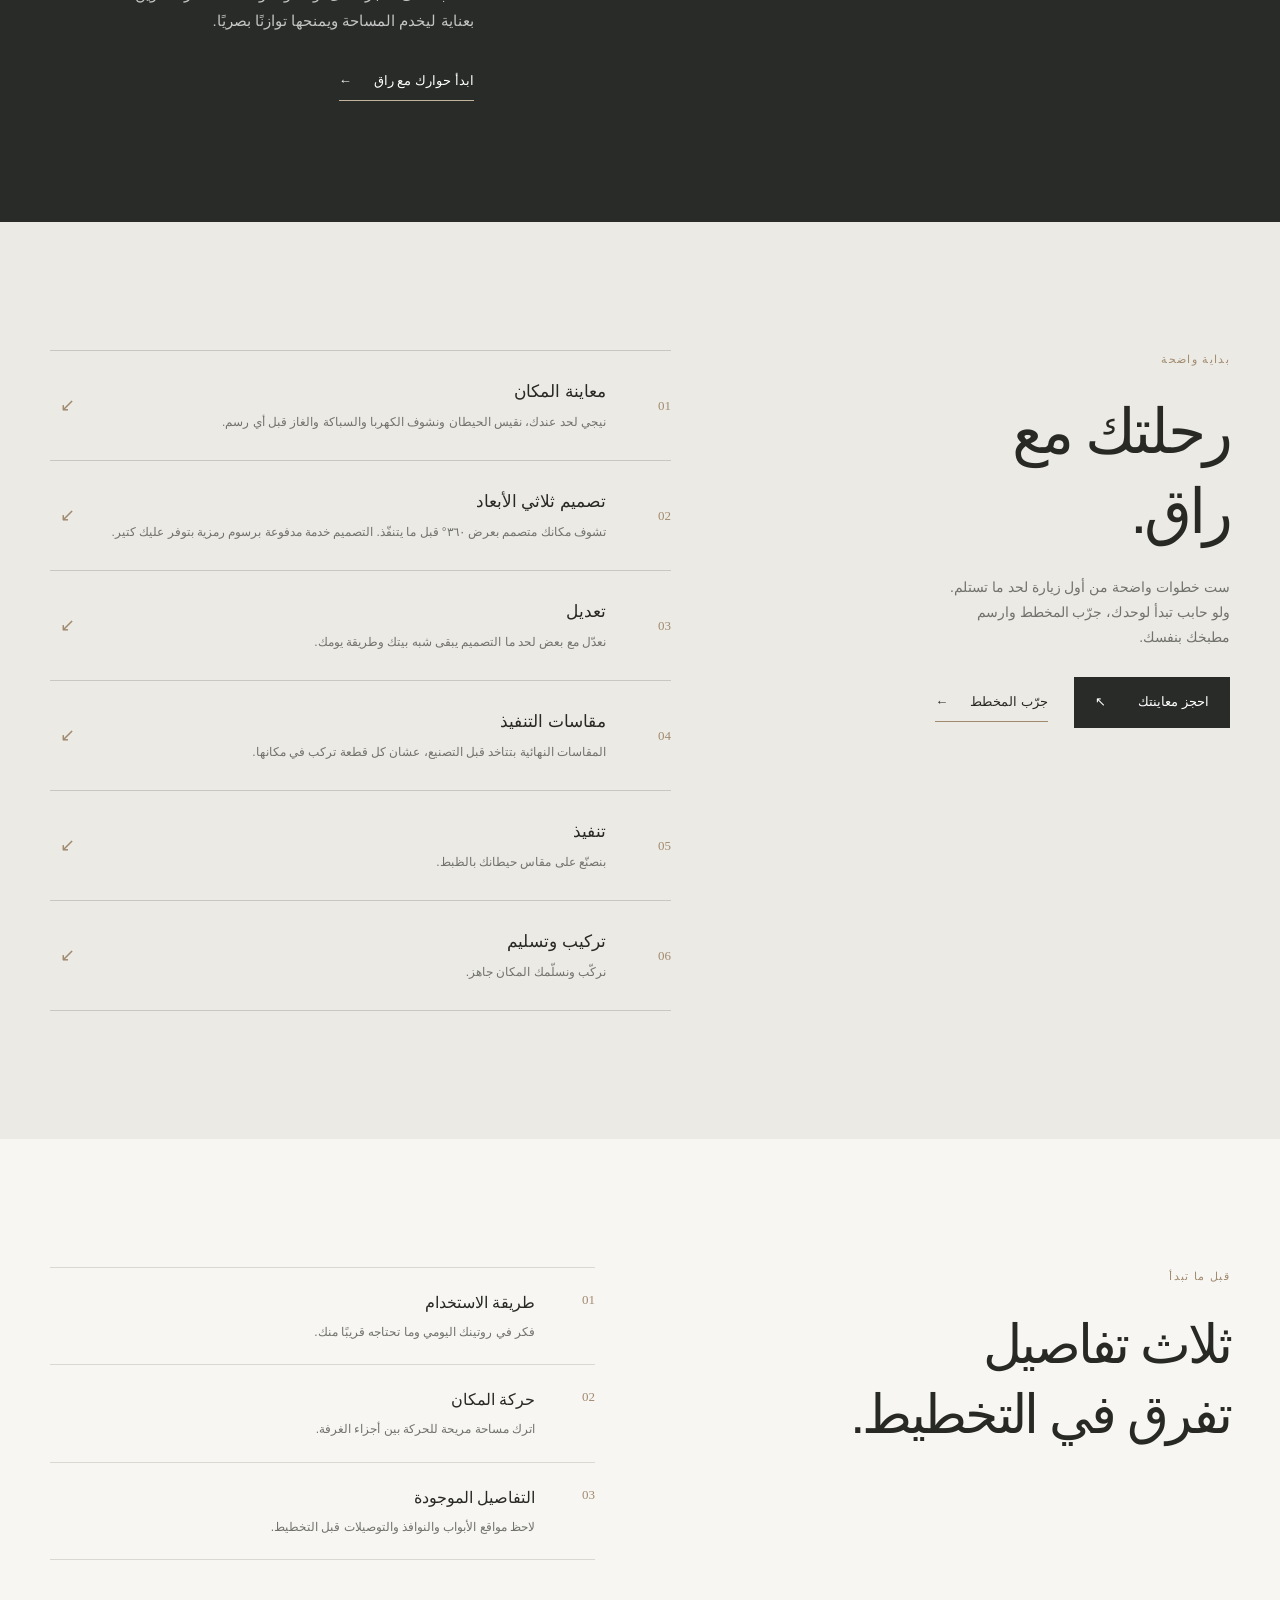
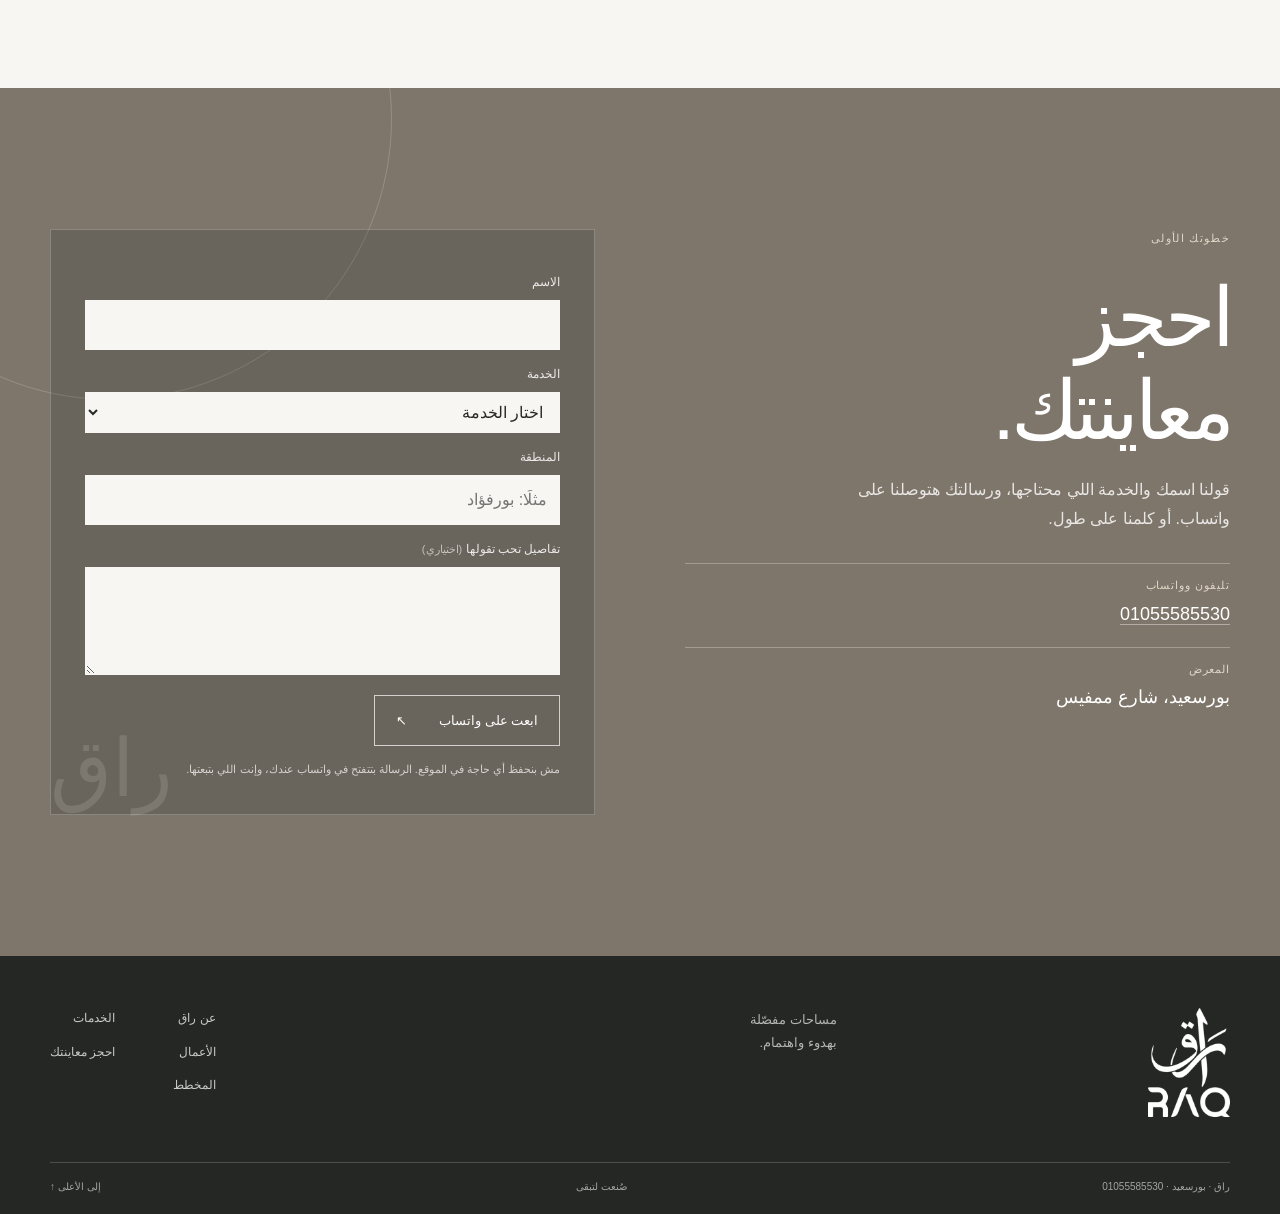
<file: qr/showroom/index.html>
<!doctype html>
<html lang="ar" dir="rtl"><head><meta charset="utf-8"><meta name="viewport" content="width=device-width,initial-scale=1"><meta name="robots" content="noindex,follow"><meta http-equiv="refresh" content="0;url=/?src=showroom"><title>راق</title></head><body><a href="/?src=showroom">انتقل إلى موقع راق</a></body></html>
</file>
<file: styles.css>
@charset "UTF-8";
:root{color-scheme:light;--paper:#f7f6f2;--white:#fff;--ink:#282925;--muted:#72736d;--line:#d9d8d1;--sand:#e9e5dc;--wood:#a18b70;--dark:#282b28;--serif:Georgia,"Times New Roman",serif;--sans:"Segoe UI",Tahoma,Arial,sans-serif;--page:min(1180px,calc(100% - 56px));font-family:var(--sans);font-synthesis:none;text-rendering:optimizeLegibility;scroll-behavior:smooth;scroll-padding-top:90px}
*{box-sizing:border-box}body{margin:0;background:var(--paper);color:var(--ink);font-size:16px;line-height:1.8}img{display:block;max-width:100%}a{color:inherit;text-decoration:none}button{font:inherit}.container{width:var(--page);margin-inline:auto}.section{padding-block:clamp(76px,10vw,142px)}.skip-link{position:absolute;inset-block-start:-80px;inset-inline-start:16px;background:var(--white);padding:12px 18px;z-index:30}.skip-link:focus{inset-block-start:16px}.sr-only{position:absolute;width:1px;height:1px;padding:0;margin:-1px;overflow:hidden;clip:rect(0,0,0,0);white-space:nowrap;border:0}
.site-header{position:absolute;z-index:10;inset:0 0 auto;color:var(--ink)}.header-inner{height:94px;display:flex;align-items:center;justify-content:space-between;border-bottom:1px solid rgba(40,41,37,.13)}.brand img{width:82px;height:auto;object-fit:contain}.main-nav{display:flex;align-items:center;gap:clamp(20px,3vw,44px);font-size:13px}.main-nav a{transition:opacity .2s}.main-nav a:hover,.footer-top nav a:hover{opacity:.62}.nav-cta{border:1px solid var(--ink);padding:9px 17px}.nav-cta span{margin-inline-start:12px}.menu-toggle{display:none}
.hero{min-height:min(820px,100svh);height:760px;max-height:900px;position:relative;display:flex;align-items:center;color:#fff;background:#57544d;overflow:hidden}.hero-image,.hero-shade{position:absolute;inset:0}.hero-image img{width:100%;height:100%;object-fit:cover;object-position:center 55%}.hero-shade{background:linear-gradient(90deg,rgba(20,22,20,.61),rgba(20,22,20,.2) 65%,rgba(20,22,20,.09))}.hero-content{position:relative;padding-top:92px}.eyebrow{font-size:11px;letter-spacing:.12em;color:var(--wood);margin:0 0 22px}.eyebrow.light{color:#e0d6c6}.hero h1,.contact h2{font-size:clamp(48px,8vw,100px);line-height:1.14;font-weight:400;margin:0;letter-spacing:-.055em}.hero h1 em{font-family:var(--serif);font-weight:400;letter-spacing:-.035em}.hero-copy{font-size:clamp(15px,1.5vw,19px);max-width:400px;margin:25px 0 34px;color:rgba(255,255,255,.86)}.button{min-height:51px;padding:12px 21px;display:inline-flex;align-items:center;justify-content:center;gap:32px;font-size:13px;transition:background .2s,color .2s}.button-light{border:1px solid rgba(255,255,255,.7);color:white}.button-light:hover{background:white;color:var(--ink)}.button-dark{background:var(--dark);color:white}.button-dark:hover{background:#484c46}.hero-index{position:absolute;inset-inline-start:28px;bottom:42px;display:flex;align-items:center;gap:12px;font:12px var(--serif);direction:ltr}.index-line{height:1px;width:56px;background:rgba(255,255,255,.6)}.scroll-cue{position:absolute;inset-inline-end:var(--page);bottom:39px;font-size:11px}.scroll-cue span{margin-inline-start:12px}
.intro{background:var(--paper)}.intro-grid{display:grid;grid-template-columns:1fr 2fr .65fr;gap:50px;align-items:start}.intro h2,.section-heading h2,.journey h2,.knowledge h2{font-size:clamp(36px,5.2vw,62px);line-height:1.3;font-weight:400;letter-spacing:-.05em;margin:0 0 24px}.lead{font-size:18px;line-height:2;max-width:590px;color:#555650;margin:0 0 24px}.text-link{display:inline-flex;gap:22px;align-items:center;border-bottom:1px solid var(--wood);padding-bottom:7px;font-size:13px}.intro-note{align-self:end;justify-self:end;padding:20px 0 8px;border-top:1px solid var(--wood);width:140px;color:#686960;font-size:13px}.note-mark{display:block;font:italic 54px var(--serif);color:var(--wood);line-height:1}.intro-note p{margin:17px 0 0}
.services{background:#efeee9}.section-heading{display:flex;justify-content:space-between;align-items:end;gap:50px;margin-bottom:56px}.section-heading h2{margin:0}.section-aside{max-width:300px;color:var(--muted);font-size:14px;margin:0 0 8px}.service-grid{display:grid;grid-template-columns:repeat(5,1fr);border-top:1px solid var(--line);border-inline-start:1px solid var(--line)}.service-card{position:relative;min-height:225px;border-inline-end:1px solid var(--line);border-bottom:1px solid var(--line);padding:20px 20px 25px;overflow:hidden;background:rgba(255,255,255,.18)}.service-card:nth-child(odd){background:rgba(255,255,255,.42)}.service-no{font:12px var(--serif);color:var(--wood)}.service-card h3{font-size:17px;font-weight:500;margin:35px 0 7px}.service-card p{font-size:12px;line-height:1.8;color:var(--muted);max-width:185px;margin:0}.service-muted{background:#e9e6de!important}.service-shape{position:absolute;inset-inline-end:19px;top:18px;width:42px;height:42px;opacity:.6}.shape-kitchen{border:1px solid var(--wood);border-bottom:0;border-inline-start:0;transform:rotate(180deg);width:35px;height:27px}.shape-dressing{border:1px solid var(--wood);border-radius:50% 50% 0 0;width:28px;height:43px}.shape-decor{border:1px solid var(--wood);border-radius:50%;width:32px;height:32px}.shape-panels{background:repeating-linear-gradient(90deg,transparent 0 7px,var(--wood) 8px 9px);border-inline:1px solid var(--wood)}.shape-window{border:1px solid var(--wood)}.shape-window:after,.shape-tv:after{content:"";position:absolute;inset-inline-start:50%;inset-block:0;border-inline-start:1px solid var(--wood)}.shape-tv{border:1px solid var(--wood);height:25px;margin-top:7px}.shape-tv:before{content:"";position:absolute;top:31px;inset-inline:5px;border-top:1px solid var(--wood)}.shape-bath{border:1px solid var(--wood);border-radius:0 0 14px 14px;height:26px;margin-top:9px}.shape-furniture{border:1px solid var(--wood);height:24px;margin-top:8px}.shape-furniture:before,.shape-furniture:after{content:"";position:absolute;bottom:-8px;height:8px;border-inline-start:1px solid var(--wood);inset-inline-start:8px}.shape-furniture:after{inset-inline-start:auto;inset-inline-end:8px}.shape-design:before,.shape-design:after{content:"";position:absolute;width:31px;height:1px;background:var(--wood);top:16px;inset-inline-start:5px;transform:rotate(45deg)}.shape-design:after{transform:rotate(-45deg)}.shape-visit{border:1px solid var(--wood);border-radius:50%;width:39px;height:39px}.shape-visit:after{content:"";position:absolute;width:7px;height:7px;top:15px;inset-inline-start:15px;border-radius:50%;background:var(--wood)}
.work{background:var(--paper)}.work-heading{margin-bottom:45px}.work-grid{display:grid;grid-template-columns:1.15fr .85fr;gap:48px 28px;align-items:start}.work-item{margin:0}.work-item img{width:100%;aspect-ratio:1.3;object-fit:cover;background:var(--sand)}.work-large img{aspect-ratio:1.45}.work-tall{margin-top:104px}.work-tall img{aspect-ratio:.88}.work-item figcaption{display:flex;justify-content:space-between;gap:15px;padding-top:13px;font-size:12px}.work-item figcaption span+span{color:var(--muted);font-size:10px}.work-caption{margin:36px 0 0;color:var(--muted);font-size:11px;border-top:1px solid var(--line);padding-top:14px}
.materials{display:grid;grid-template-columns:1.1fr .9fr;background:var(--dark);color:white;min-height:610px}.materials-image{min-height:610px}.materials-image img{height:100%;width:100%;object-fit:cover}.materials-copy{align-self:center;padding:70px clamp(35px,8vw,115px)}.materials-copy h2{font-size:clamp(42px,6vw,72px);line-height:1.25;font-weight:400;margin:0 0 25px;letter-spacing:-.05em}.materials-copy>p:not(.eyebrow){font-size:15px;color:rgba(255,255,255,.72);max-width:390px;margin:0 0 32px}.text-link-light{border-color:#c3b49d;color:white}
.journey{background:#eceae4}.journey-layout{display:grid;grid-template-columns:.85fr 1.15fr;gap:100px}.journey-intro>p:not(.eyebrow){font-size:14px;color:var(--muted);max-width:290px;margin:0 0 26px}.journey h2{margin-bottom:22px}.journey-list{list-style:none;margin:0;padding:0;border-top:1px solid #c9c7bf}.journey-list li{min-height:110px;display:grid;grid-template-columns:45px 1fr 25px;gap:20px;align-items:center;border-bottom:1px solid #c9c7bf}.journey-number{font:13px var(--serif);color:var(--wood)}.journey-list h3{font-size:17px;font-weight:500;margin:0 0 4px}.journey-list p{font-size:12px;color:var(--muted);margin:0}.journey-arrow{font-size:18px;color:var(--wood)}
.knowledge{background:var(--paper)}.knowledge-grid{display:grid;grid-template-columns:1fr 1fr;gap:90px}.knowledge h2{font-size:clamp(34px,4.5vw,54px)}.knowledge-list article{display:grid;grid-template-columns:40px 1fr;gap:20px;padding:21px 0;border-bottom:1px solid var(--line)}.knowledge-list article:first-child{border-top:1px solid var(--line)}.knowledge-list article>span{font:13px var(--serif);color:var(--wood);padding-top:3px}.knowledge-list h3{font-size:16px;font-weight:500;margin:0 0 4px}.knowledge-list p{margin:0;font-size:12px;color:var(--muted)}
.contact{position:relative;overflow:hidden;background:#7e766b;color:white;padding-block:clamp(82px,11vw,150px)}.contact:before{content:"";position:absolute;width:560px;height:560px;border:1px solid rgba(255,255,255,.18);border-radius:50%;inset-inline-end:-170px;top:-250px}.contact-inner{position:relative}.contact h2{font-size:clamp(48px,7vw,82px)}.contact-inner>p:not(.eyebrow){margin:18px 0 27px;color:rgba(255,255,255,.8)}.contact-mark{position:absolute;bottom:0;inset-inline-end:0;font:italic 80px var(--serif);color:rgba(255,255,255,.12)}
.site-footer{background:#242724;color:white;padding:52px 0 18px}.footer-top{display:grid;grid-template-columns:1fr 1fr 1fr;align-items:start;padding-bottom:45px}.footer-top p{font-size:13px;color:rgba(255,255,255,.65);margin:0}.footer-top nav{justify-self:end;display:grid;grid-template-columns:1fr 1fr;gap:12px 35px;font-size:12px;color:rgba(255,255,255,.75)}.footer-bottom{border-top:1px solid rgba(255,255,255,.18);padding-top:15px;display:flex;justify-content:space-between;font-size:10px;color:rgba(255,255,255,.58)}
@media(max-width:900px){:root{--page:min(100% - 40px,720px)}.header-inner{height:78px}.main-nav{gap:18px;font-size:12px}.service-grid{grid-template-columns:repeat(3,1fr)}.service-card{min-height:215px}.intro-grid{grid-template-columns:.6fr 2fr;gap:28px}.intro-note{display:none}.journey-layout{gap:55px}.materials{min-height:500px}.materials-image{min-height:500px}}
@media(max-width:640px){:root{--page:calc(100% - 40px);scroll-padding-top:72px}.site-header{position:absolute}.header-inner{height:72px}.brand img{width:70px}.menu-toggle{display:flex;position:relative;z-index:12;width:42px;height:42px;border:0;background:transparent;align-items:center;justify-content:center;flex-direction:column;gap:5px}.menu-toggle>span:not(.sr-only){width:20px;height:1px;background:var(--ink);transition:transform .2s}.menu-toggle[aria-expanded=true]>span:nth-child(1){transform:translateY(6px) rotate(45deg)}.menu-toggle[aria-expanded=true]>span:nth-child(2){opacity:0}.menu-toggle[aria-expanded=true]>span:nth-child(3){transform:translateY(-6px) rotate(-45deg)}.main-nav{display:none;position:absolute;inset:71px 0 auto;background:var(--paper);padding:12px 20px 24px;align-items:stretch;gap:0;box-shadow:0 10px 15px rgba(0,0,0,.08)}.main-nav.is-open{display:flex;flex-direction:column}.main-nav a{padding:12px 4px;border-bottom:1px solid var(--line)}.main-nav .nav-cta{border:0}.hero{height:740px;min-height:100svh;max-height:820px;align-items:end;padding-bottom:102px}.hero-image img{object-position:58% center}.hero-shade{background:linear-gradient(0deg,rgba(20,22,20,.65),rgba(20,22,20,.18) 72%)}.hero-content{padding-top:80px}.hero h1{font-size:clamp(48px,13vw,68px)}.hero-copy{max-width:300px}.hero-index{inset-inline-start:20px;bottom:27px}.scroll-cue{bottom:25px}.intro-grid{display:block}.intro h2,.section-heading h2,.journey h2{font-size:42px}.lead{font-size:16px}.section-heading{display:block;margin-bottom:34px}.section-aside{margin-top:20px;max-width:360px}.service-grid{grid-template-columns:repeat(2,1fr)}.service-card{min-height:206px;padding:17px 15px}.service-card h3{font-size:15px;margin-top:39px}.service-card p{font-size:11px}.service-shape{inset-inline-end:14px}.work-grid{grid-template-columns:1fr 1fr;gap:30px 14px}.work-item img,.work-large img{aspect-ratio:.88}.work-tall{margin-top:54px}.work-caption{margin-top:25px}.materials{grid-template-columns:1fr}.materials-image{min-height:0;height:330px}.materials-copy{padding:53px 20px 63px}.materials-copy h2{font-size:52px}.journey-layout{grid-template-columns:1fr;gap:42px}.journey-list li{min-height:100px;grid-template-columns:34px 1fr 20px;gap:13px}.journey-list h3{font-size:15px}.journey-list p{font-size:11px}.knowledge-grid{grid-template-columns:1fr;gap:22px}.knowledge h2{font-size:42px}.contact h2{font-size:58px}.footer-top{grid-template-columns:1fr 1fr;gap:28px}.footer-top nav{grid-column:1/-1;justify-self:stretch;grid-template-columns:repeat(2,1fr)}.footer-bottom{gap:12px;flex-wrap:wrap}.footer-bottom span:nth-child(2){display:none}}
@media(prefers-reduced-motion:reduce){:root{scroll-behavior:auto}*,*:before,*:after{scroll-behavior:auto!important;transition:none!important}}

/* Product cards: confirmed concept photos plus clearly marked future image slots. */
.service-card{min-height:305px;padding:14px 14px 20px}
.service-card h3{font-size:16px;margin:5px 0 7px}
.service-photo-slot{position:relative;aspect-ratio:1.35;display:flex;align-items:center;justify-content:center;overflow:hidden;margin-bottom:12px;background:var(--sand)}
.service-photo-slot img{width:100%;height:100%;object-fit:cover}
.photo-tag{position:absolute;inset-inline-end:7px;bottom:7px;padding:2px 7px;background:rgba(40,41,37,.72);color:white;font-size:9px;line-height:1.7}
.product-photo-placeholder{flex-direction:column;gap:3px;border:1px dashed #bdb6a9;background:linear-gradient(135deg,rgba(238,236,230,.93),rgba(231,228,220,.9)),url("assets/brand/texture.jpg") center/cover;color:#74736b;text-align:center;padding:10px}
.product-photo-placeholder:before,.product-photo-placeholder:after{content:"";position:absolute;width:26px;height:1px;background:#bdb6a9;top:50%;inset-inline-start:calc(50% - 13px);transform:rotate(45deg)}
.product-photo-placeholder:after{transform:rotate(-45deg)}
.product-photo-placeholder span,.product-photo-placeholder small{position:relative;z-index:1;background:rgba(238,236,230,.84);padding-inline:4px}
.product-photo-placeholder span{font-size:10px}.product-photo-placeholder small{font-size:9px;color:#8b887e}
@media(max-width:900px){.service-card{min-height:280px}}
@media(max-width:640px){.service-card{min-height:245px;padding:12px 11px 16px}.service-card h3{font-size:14px;margin:5px 0}.service-card p{font-size:10px}.service-photo-slot{margin-bottom:9px;aspect-ratio:1.15}.product-photo-placeholder span{font-size:9px}}

.contact-grid{position:relative;display:grid;grid-template-columns:1fr 1fr;gap:clamp(40px,7vw,110px);align-items:start}.contact-intro>p:not(.eyebrow){margin:18px 0 30px;color:rgba(255,255,255,.82);max-width:380px}.contact-details{margin:0;display:grid;gap:16px}.contact-details div{border-top:1px solid rgba(255,255,255,.28);padding-top:12px}.contact-details dt{font-size:11px;letter-spacing:.08em;color:#e0d6c6}.contact-details dd{margin:2px 0 0;font-size:18px}.contact-details a{border-bottom:1px solid rgba(255,255,255,.4)}
.visit-form{display:grid;gap:6px;background:rgba(40,43,40,.22);border:1px solid rgba(255,255,255,.22);padding:clamp(22px,3vw,34px)}.visit-form label{font-size:12px;color:rgba(255,255,255,.86);margin-top:8px}.visit-form label small{color:rgba(255,255,255,.6);font-size:11px}.visit-form input,.visit-form select,.visit-form textarea{font:inherit;font-size:16px;color:var(--ink);background:var(--paper);border:1px solid transparent;border-radius:0;padding:10px 12px;width:100%}.visit-form textarea{resize:vertical;min-height:84px}.visit-form :focus-visible{outline:2px solid #e0d6c6;outline-offset:2px}.visit-form .button{margin-top:14px;justify-self:start;cursor:pointer;background:transparent}.form-error{margin:6px 0 0;padding:8px 12px;background:#f7e3dc;color:#7a2d1d;font-size:13px}.form-note{margin:8px 0 0;font-size:11px;color:rgba(255,255,255,.7)}.form-note a{border-bottom:1px solid rgba(255,255,255,.5)}.journey-plan-link{margin-inline-start:22px}
@media(max-width:900px){.contact-grid{grid-template-columns:1fr}}
@media(max-width:640px){.journey-plan-link{margin:22px 0 0;display:flex;width:max-content}.contact-details dd{font-size:16px}}
</file>
